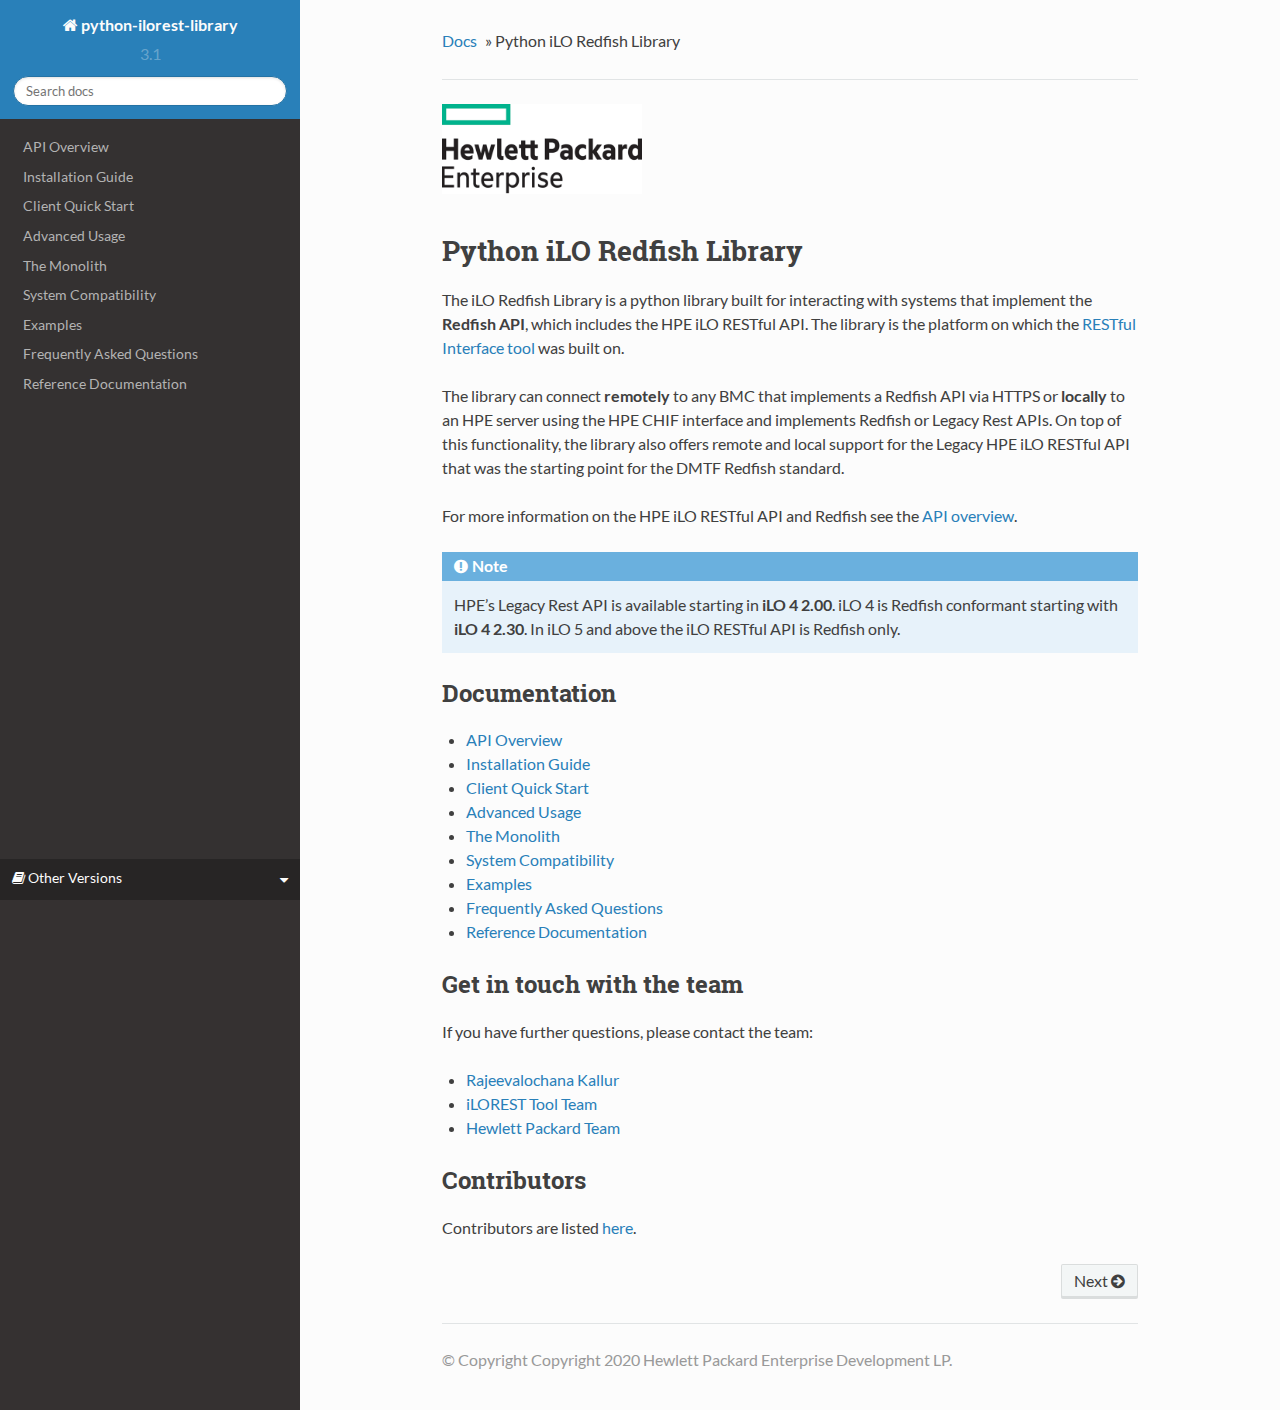
<file: index.html>
<!DOCTYPE html>
<!--[if IE 8]><html class="no-js lt-ie9" lang="en" > <![endif]-->
<!--[if gt IE 8]><!--> <html class="no-js" lang="en" > <!--<![endif]-->
<head>
  <meta charset="utf-8">

  <meta name="viewport" content="width=device-width, initial-scale=1.0">

  <title>Python iLO Redfish Library &mdash; python-ilorest-library 3.2.1 documentation</title>















    <link rel="stylesheet" href="_static/css/theme.css" type="text/css" />





        <link rel="index" title="Index"
              href="genindex.html"/>
        <link rel="search" title="Search" href="search.html"/>
    <link rel="top" title="python-ilorest-library 3.2.1 documentation" href="#"/>
        <link rel="next" title="API Overview" href="API-Overview.html"/>


  <script src="_static/js/modernizr.min.js"></script>

</head>

<body class="wy-body-for-nav" role="document">


  <div class="wy-grid-for-nav">


    <nav data-toggle="wy-nav-shift" class="wy-nav-side">
      <div class="wy-side-scroll">
        <div class="wy-side-nav-search">



            <a href="#" class="icon icon-home"> python-ilorest-library



          </a>




              <div class="version">
                3.1
              </div>




<div role="search">
  <form id="rtd-search-form" class="wy-form" action="search.html" method="get">
    <input type="text" name="q" placeholder="Search docs" />
    <input type="hidden" name="check_keywords" value="yes" />
    <input type="hidden" name="area" value="default" />
  </form>
</div>


        </div>

        <div class="wy-menu wy-menu-vertical" data-spy="affix" role="navigation" aria-label="main navigation">



                <ul>
<li class="toctree-l1"><a class="reference internal" href="API-Overview.html">API Overview</a></li>
<li class="toctree-l1"><a class="reference internal" href="Installation-Guide.html">Installation Guide</a></li>
<li class="toctree-l1"><a class="reference internal" href="Client-Quick-Start.html">Client Quick Start</a></li>
<li class="toctree-l1"><a class="reference internal" href="Advanced-Usage.html">Advanced Usage</a></li>
<li class="toctree-l1"><a class="reference internal" href="Monolith.html">The Monolith</a></li>
<li class="toctree-l1"><a class="reference internal" href="System-Compatibility.html">System Compatibility</a></li>
<li class="toctree-l1"><a class="reference internal" href="Examples.html">Examples</a></li>
<li class="toctree-l1"><a class="reference internal" href="Frequently-Asked-Questions.html">Frequently Asked Questions</a></li>
<li class="toctree-l1"><a class="reference internal" href="Reference.html">Reference Documentation</a></li>
</ul>



        </div>
      </div>
    </nav>

    <section data-toggle="wy-nav-shift" class="wy-nav-content-wrap">


      <nav class="wy-nav-top" role="navigation" aria-label="top navigation">
        <i data-toggle="wy-nav-top" class="fa fa-bars"></i>
        <a href="#">python-ilorest-library</a>
      </nav>



      <div class="wy-nav-content">
        <div class="rst-content">






<div role="navigation" aria-label="breadcrumbs navigation">
  <ul class="wy-breadcrumbs">
    <li><a href="#">Docs</a> &raquo;</li>

    <li>Python iLO Redfish Library</li>
    <li class="wy-breadcrumbs-aside">


          <a href="_sources/index.rst.txt" rel="nofollow"></a>


    </li>
  </ul>
  <hr/>
</div>
          <div role="main" class="document" itemscope="itemscope" itemtype="http://schema.org/Article">
           <div itemprop="articleBody">

  <a class="reference internal image-reference" href="_images/hpe_logo2.png"><img alt="_images/hpe_logo2.png" src="_images/hpe_logo2.png" style="width: 150pt;" /></a>
<div class="line-block">
<div class="line"><br /></div>
<div class="line"><br /></div>
</div>
<div class="section" id="python-ilo-redfish-library">
<h1>Python iLO Redfish Library<a class="headerlink" href="#python-ilo-redfish-library" title="Permalink to this headline">¶</a></h1>
<p>The iLO Redfish Library is a python library built for interacting with systems that implement the <strong>Redfish API</strong>, which includes the HPE iLO RESTful API.
The library is the platform on which the <a class="reference external" href="https://github.hpe.com/intelligent-provisioning/python-restful-interface-tool">RESTful Interface tool</a> was built on.</p>
<p>The library can connect <strong>remotely</strong> to any BMC that implements a Redfish API via HTTPS or <strong>locally</strong> to an HPE server using the HPE CHIF interface and implements Redfish or Legacy Rest APIs.
On top of this functionality, the library also offers remote and local support for the Legacy HPE iLO RESTful API that was the starting point for the DMTF Redfish standard.</p>
<p>For more information on the HPE iLO RESTful API and Redfish see the <a class="reference external" href="API-Overview.html">API overview</a>.</p>
<div class="admonition note">
<p class="admonition-title">Note</p>
<p>HPE’s Legacy Rest API is available starting in <strong>iLO 4 2.00</strong>. iLO 4 is Redfish conformant starting with <strong>iLO 4 2.30</strong>. In iLO 5 and above the iLO RESTful API is Redfish only.</p>
</div>
<div class="section" id="documentation">
<h2>Documentation<a class="headerlink" href="#documentation" title="Permalink to this headline">¶</a></h2>
<div class="toctree-wrapper compound">
<ul>
<li class="toctree-l1"><a class="reference internal" href="API-Overview.html">API Overview</a></li>
<li class="toctree-l1"><a class="reference internal" href="Installation-Guide.html">Installation Guide</a></li>
<li class="toctree-l1"><a class="reference internal" href="Client-Quick-Start.html">Client Quick Start</a></li>
<li class="toctree-l1"><a class="reference internal" href="Advanced-Usage.html">Advanced Usage</a></li>
<li class="toctree-l1"><a class="reference internal" href="Monolith.html">The Monolith</a></li>
<li class="toctree-l1"><a class="reference internal" href="System-Compatibility.html">System Compatibility</a></li>
<li class="toctree-l1"><a class="reference internal" href="Examples.html">Examples</a></li>
<li class="toctree-l1"><a class="reference internal" href="Frequently-Asked-Questions.html">Frequently Asked Questions</a></li>
<li class="toctree-l1"><a class="reference internal" href="Reference.html">Reference Documentation</a></li>
</ul>
</div>
</div>
<div class="section" id="get-in-touch-with-the-team">
<h2>Get in touch with the team<a class="headerlink" href="#get-in-touch-with-the-team" title="Permalink to this headline">¶</a></h2>
<p>If you have further questions, please contact the team:</p>
<ul class="simple">
<li><p><a class="reference external" href="https://github.com/rajeevkallur">Rajeevalochana Kallur</a></p></li>
<li><p><a class="reference external" href="https://github.com/iLORESTeam">iLOREST Tool Team</a></p></li>
<li><p><a class="reference external" href="https://github.com/HewlettPackard">Hewlett Packard Team</a></p></li>
</ul>
</div>
<div class="section" id="contributors">
<h2>Contributors<a class="headerlink" href="#contributors" title="Permalink to this headline">¶</a></h2>
<p>Contributors are listed <a class="reference external" href="https://github.hpe.com/intelligent-provisioning/python-redfish-library/graphs/contributors">here</a>.</p>
</div>
</div>


           </div>
          </div>
          <footer>

    <div class="rst-footer-buttons" role="navigation" aria-label="footer navigation">

        <a href="API-Overview.html" class="btn btn-neutral float-right" title="API Overview" accesskey="n">Next <span class="fa fa-arrow-circle-right"></span></a>


    </div>


  <hr/>

  <div role="contentinfo">
    <p>
        &copy; Copyright Copyright 2020 Hewlett Packard Enterprise Development LP.

    </p>
  </div>


</footer>

        </div>
      </div>

    </section>

  </div>


  <div class="rst-versions" data-toggle="rst-versions" role="note" aria-label="versions">
    <span class="rst-current-version" data-toggle="rst-current-version">
      <span class="fa fa-book"> Other Versions</span>
      <span class="fa fa-caret-down"></span>
    </span>
    <div class="rst-other-versions">
      <dl>
        <dt>Versions</dt>
          <dd><a href="https://pages.github.hpe.com/intelligent-provisioning/python-redfish-library/">latest</dd>
          <dd><a href="https://pages.github.hpe.com/intelligent-provisioning/python-redfish-library/3.0/">3.0</dd>
      </dl>

    </div>
  </div>





    <script type="text/javascript">
        var DOCUMENTATION_OPTIONS = {
            URL_ROOT:'./',
            VERSION:'3.2.1',
            COLLAPSE_INDEX:false,
            FILE_SUFFIX:'.html',
            HAS_SOURCE:  true
        };
    </script>
      <script type="text/javascript" src="_static/jquery.js"></script>
      <script type="text/javascript" src="_static/underscore.js"></script>
      <script type="text/javascript" src="_static/doctools.js"></script>
      <script type="text/javascript" src="_static/language_data.js"></script>





    <script type="text/javascript" src="_static/js/theme.js"></script>




  <script type="text/javascript">
      jQuery(function () {
          SphinxRtdTheme.StickyNav.enable();
      });
  </script>


</body>
</html>
</file>
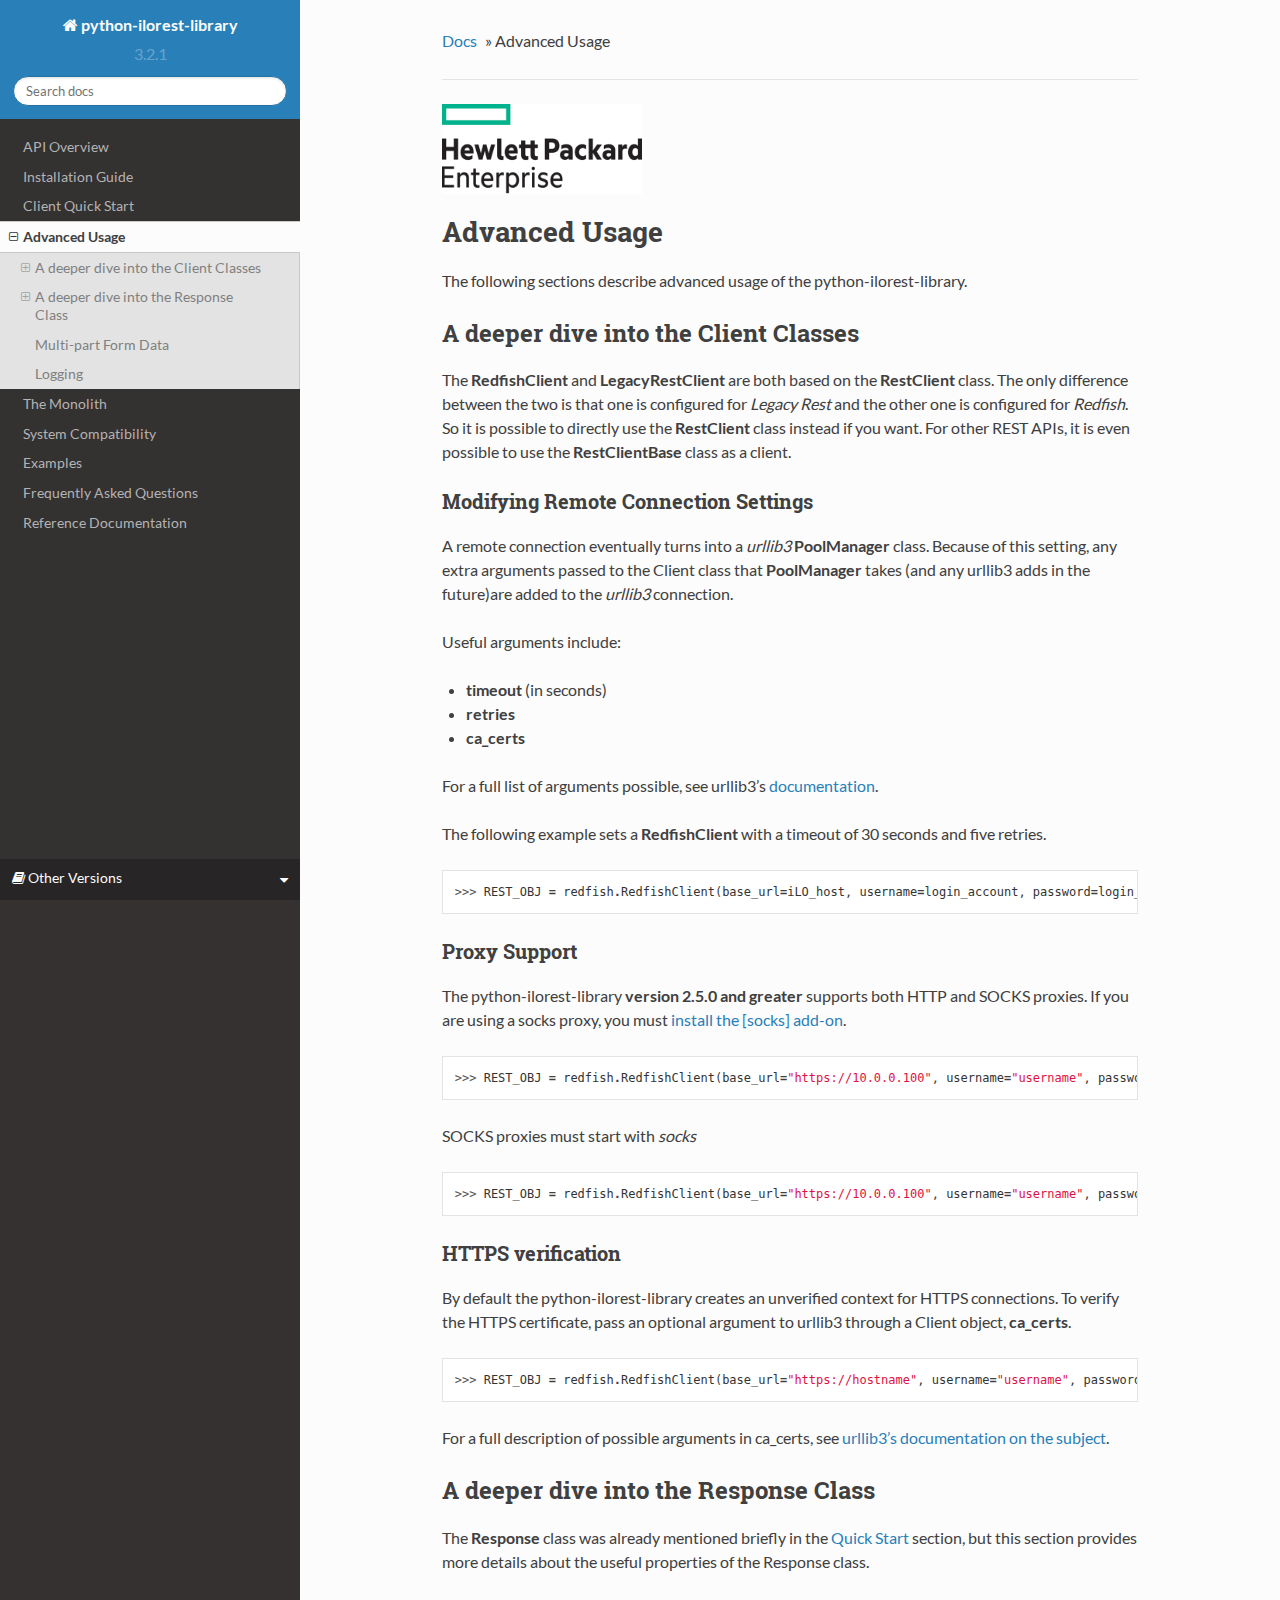
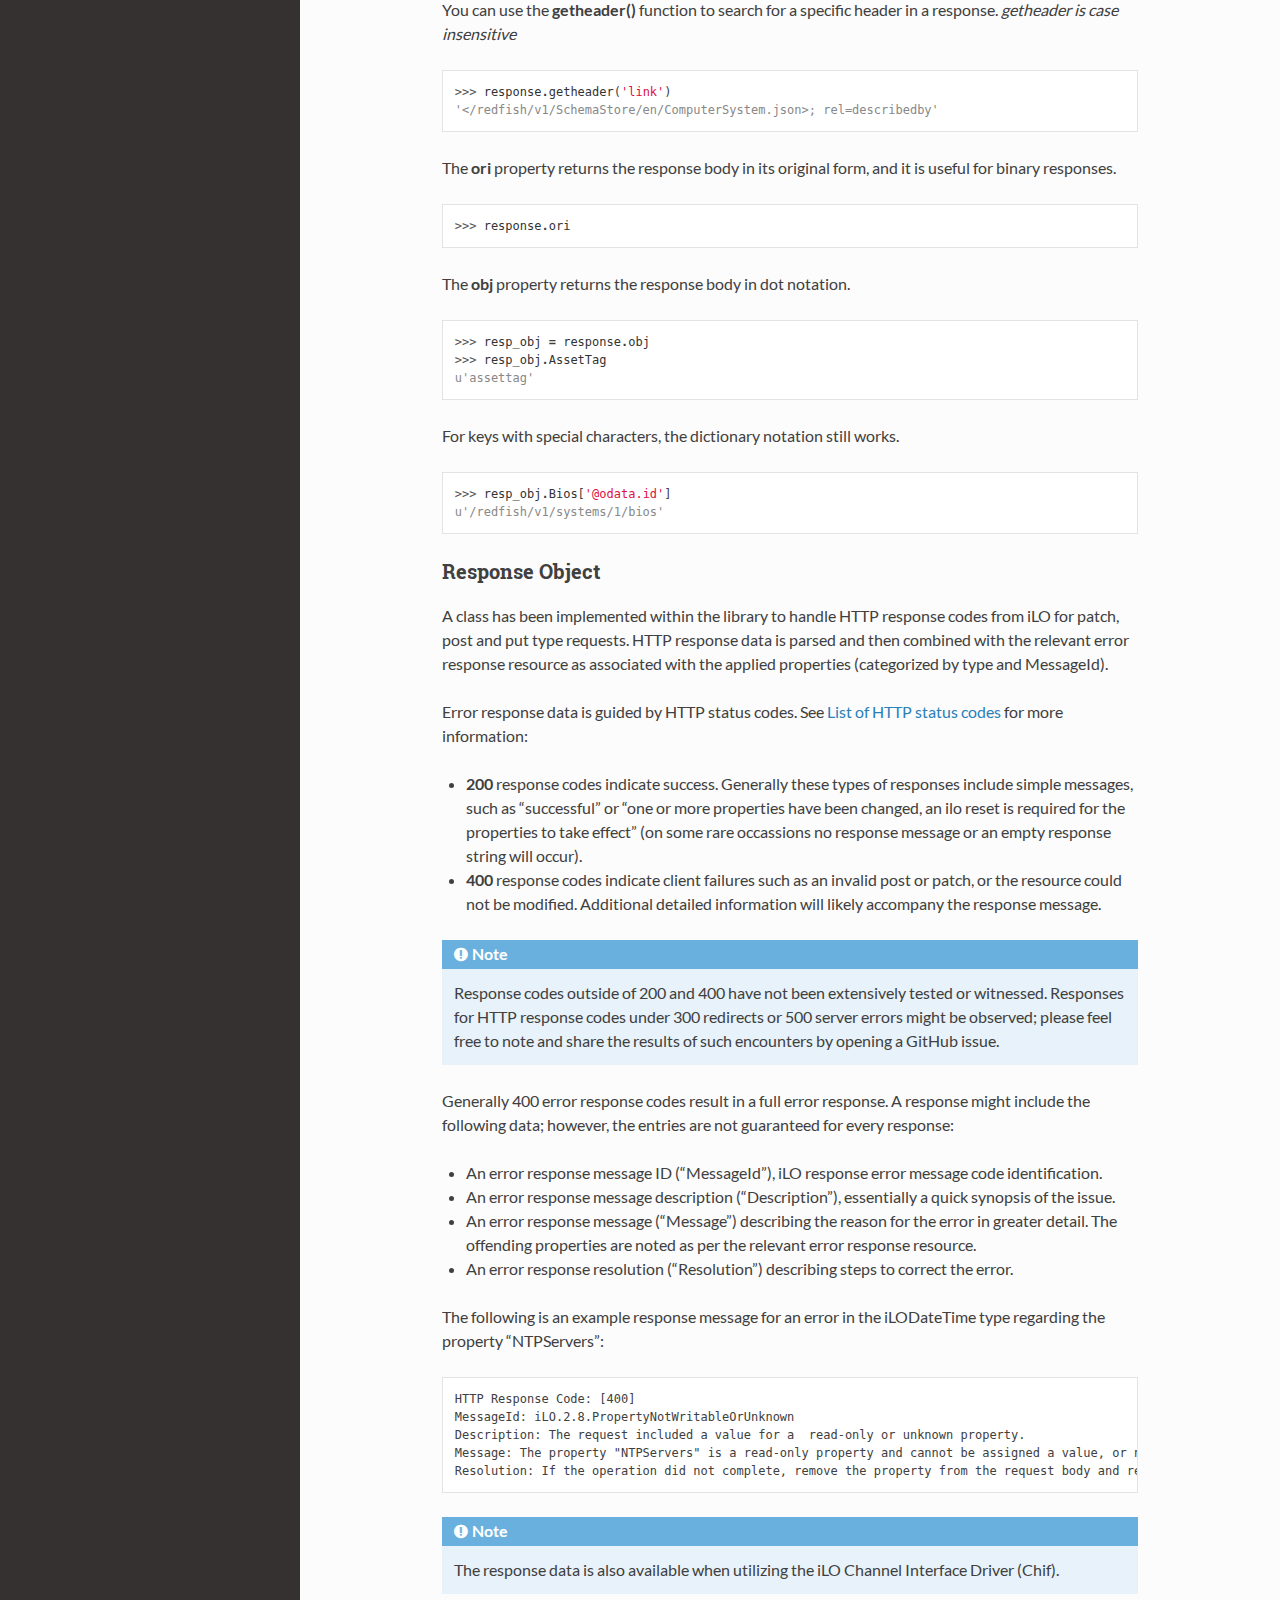
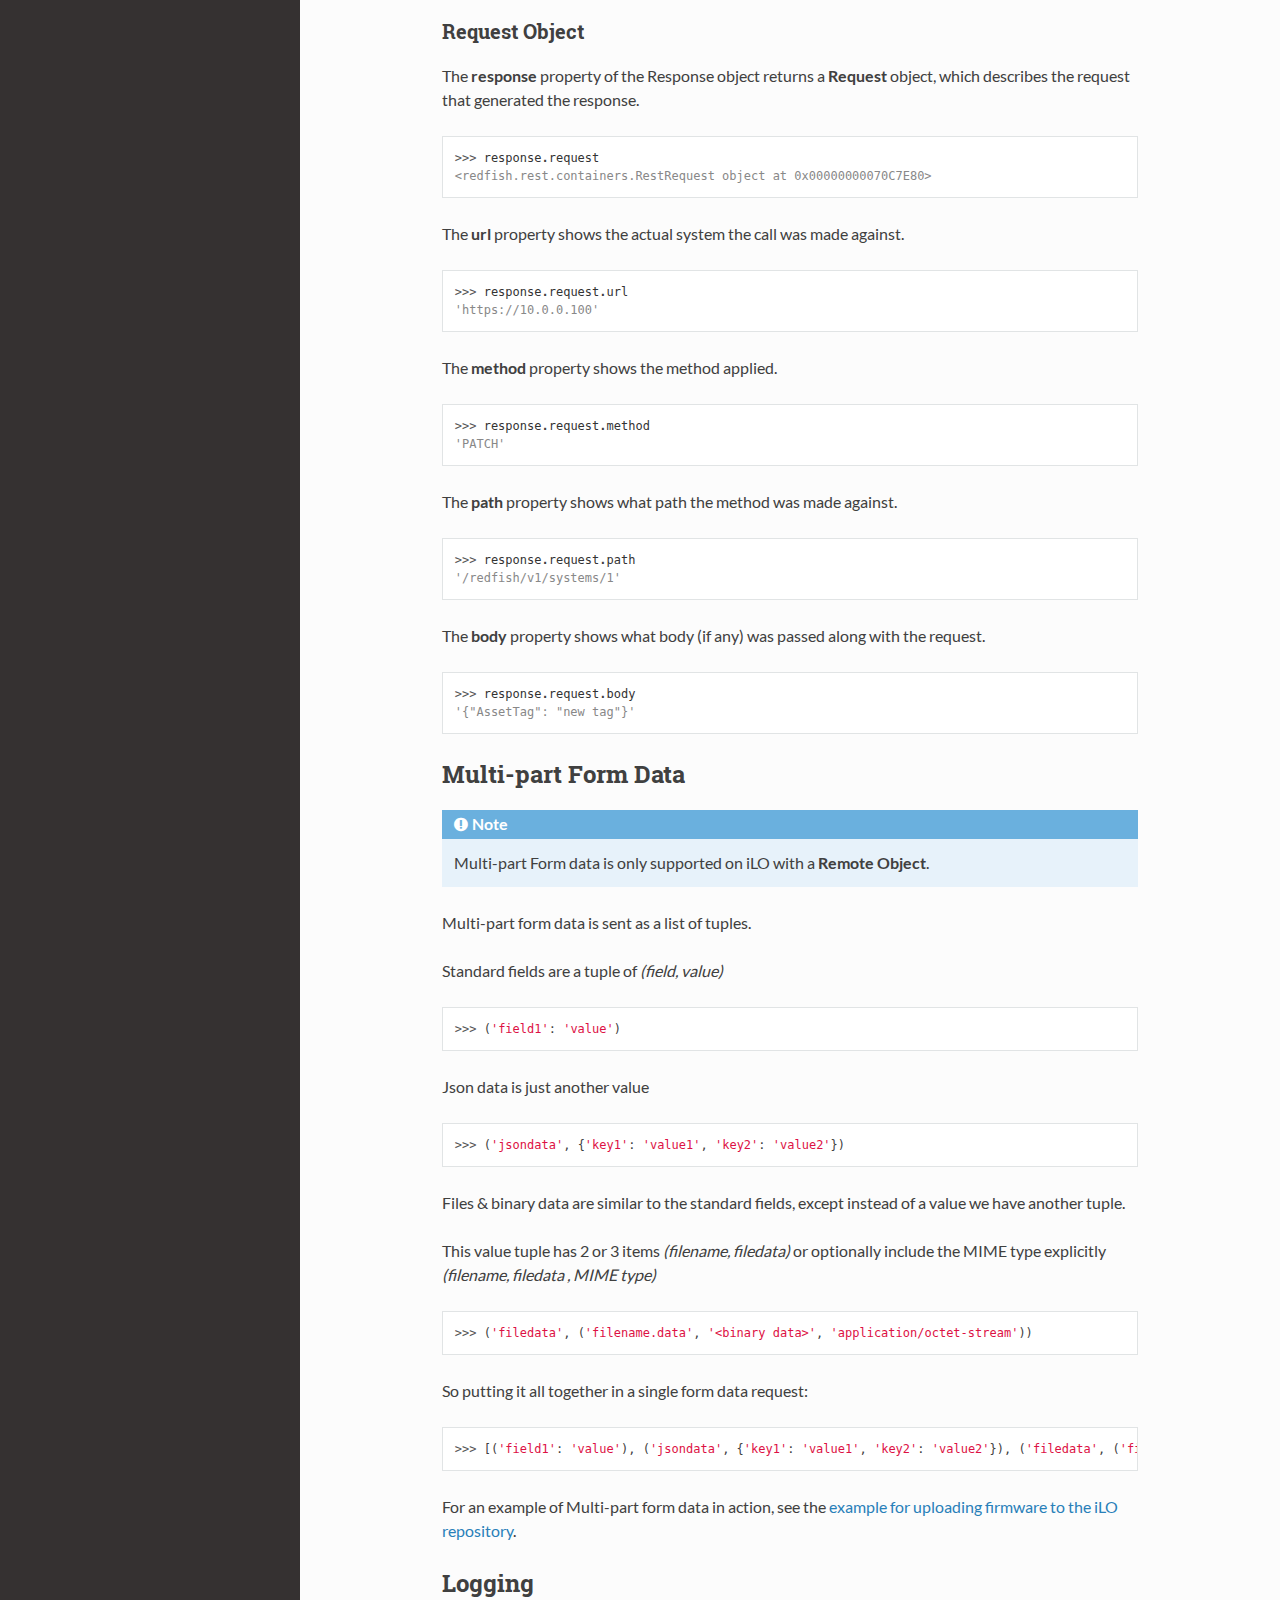
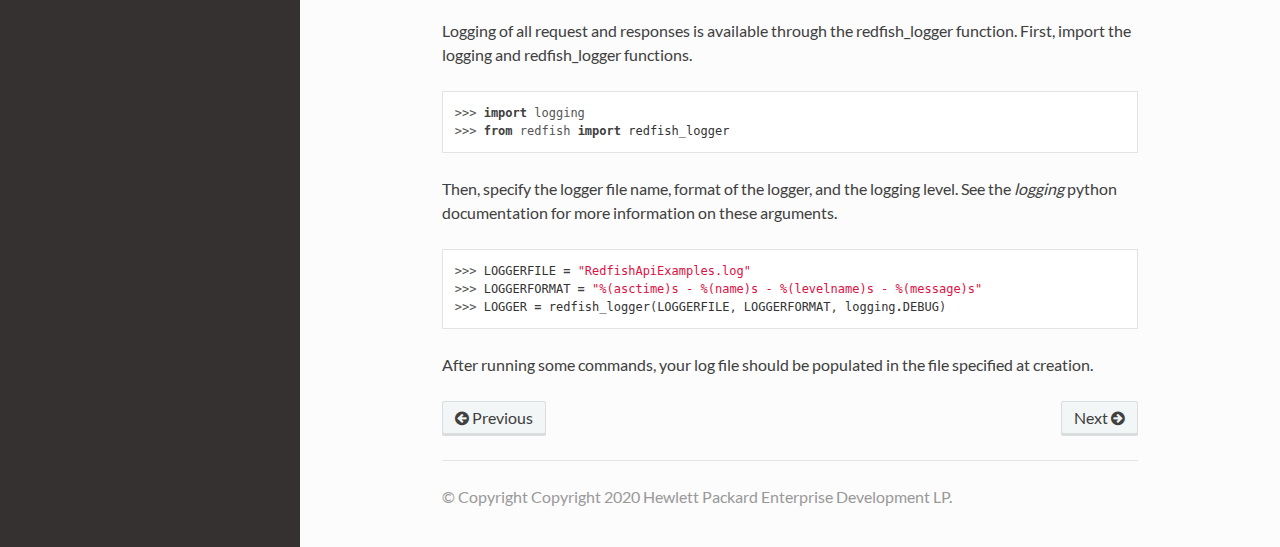
<file: Advanced-Usage.html>
<!DOCTYPE html>
<!--[if IE 8]><html class="no-js lt-ie9" lang="en" > <![endif]-->
<!--[if gt IE 8]><!--> <html class="no-js" lang="en" > <!--<![endif]-->
<head>
  <meta charset="utf-8">

  <meta name="viewport" content="width=device-width, initial-scale=1.0">

  <title>Advanced Usage &mdash; python-ilorest-library 3.2.1 documentation</title>















    <link rel="stylesheet" href="_static/css/theme.css" type="text/css" />





        <link rel="index" title="Index"
              href="genindex.html"/>
        <link rel="search" title="Search" href="search.html"/>
    <link rel="top" title="python-ilorest-library 3.2.1 documentation" href="index.html"/>
        <link rel="next" title="The Monolith" href="Monolith.html"/>
        <link rel="prev" title="Client Quick Start" href="Client-Quick-Start.html"/>


  <script src="_static/js/modernizr.min.js"></script>

</head>

<body class="wy-body-for-nav" role="document">


  <div class="wy-grid-for-nav">


    <nav data-toggle="wy-nav-shift" class="wy-nav-side">
      <div class="wy-side-scroll">
        <div class="wy-side-nav-search">



            <a href="index.html" class="icon icon-home"> python-ilorest-library



          </a>




              <div class="version">
                3.2.1
              </div>




<div role="search">
  <form id="rtd-search-form" class="wy-form" action="search.html" method="get">
    <input type="text" name="q" placeholder="Search docs" />
    <input type="hidden" name="check_keywords" value="yes" />
    <input type="hidden" name="area" value="default" />
  </form>
</div>


        </div>

        <div class="wy-menu wy-menu-vertical" data-spy="affix" role="navigation" aria-label="main navigation">



                <ul class="current">
<li class="toctree-l1"><a class="reference internal" href="API-Overview.html">API Overview</a></li>
<li class="toctree-l1"><a class="reference internal" href="Installation-Guide.html">Installation Guide</a></li>
<li class="toctree-l1"><a class="reference internal" href="Client-Quick-Start.html">Client Quick Start</a></li>
<li class="toctree-l1 current"><a class="current reference internal" href="#">Advanced Usage</a><ul>
<li class="toctree-l2"><a class="reference internal" href="#a-deeper-dive-into-the-client-classes">A deeper dive into the Client Classes</a><ul>
<li class="toctree-l3"><a class="reference internal" href="#modifying-remote-connection-settings">Modifying Remote Connection Settings</a></li>
<li class="toctree-l3"><a class="reference internal" href="#proxy-support">Proxy Support</a></li>
<li class="toctree-l3"><a class="reference internal" href="#https-verification">HTTPS verification</a></li>
</ul>
</li>
<li class="toctree-l2"><a class="reference internal" href="#a-deeper-dive-into-the-response-class">A deeper dive into the Response Class</a><ul>
<li class="toctree-l3"><a class="reference internal" href="#response-object">Response Object</a></li>
<li class="toctree-l3"><a class="reference internal" href="#request-object">Request Object</a></li>
</ul>
</li>
<li class="toctree-l2"><a class="reference internal" href="#multi-part-form-data">Multi-part Form Data</a></li>
<li class="toctree-l2"><a class="reference internal" href="#logging">Logging</a></li>
</ul>
</li>
<li class="toctree-l1"><a class="reference internal" href="Monolith.html">The Monolith</a></li>
<li class="toctree-l1"><a class="reference internal" href="System-Compatibility.html">System Compatibility</a></li>
<li class="toctree-l1"><a class="reference internal" href="Examples.html">Examples</a></li>
<li class="toctree-l1"><a class="reference internal" href="Frequently-Asked-Questions.html">Frequently Asked Questions</a></li>
<li class="toctree-l1"><a class="reference internal" href="Reference.html">Reference Documentation</a></li>
</ul>



        </div>
      </div>
    </nav>

    <section data-toggle="wy-nav-shift" class="wy-nav-content-wrap">


      <nav class="wy-nav-top" role="navigation" aria-label="top navigation">
        <i data-toggle="wy-nav-top" class="fa fa-bars"></i>
        <a href="index.html">python-ilorest-library</a>
      </nav>



      <div class="wy-nav-content">
        <div class="rst-content">






<div role="navigation" aria-label="breadcrumbs navigation">
  <ul class="wy-breadcrumbs">
    <li><a href="index.html">Docs</a> &raquo;</li>

    <li>Advanced Usage</li>
    <li class="wy-breadcrumbs-aside">


          <a href="_sources/Advanced-Usage.rest.txt" rel="nofollow"></a>


    </li>
  </ul>
  <hr/>
</div>
          <div role="main" class="document" itemscope="itemscope" itemtype="http://schema.org/Article">
           <div itemprop="articleBody">

  <a class="reference internal image-reference" href="_images/hpe_logo2.png"><img alt="_images/hpe_logo2.png" src="_images/hpe_logo2.png" style="width: 150pt;" /></a>
<div class="line-block">
<div class="line"><br /></div>
</div>
<div class="toctree-wrapper compound">
</div>
<div class="section" id="advanced-usage">
<h1>Advanced Usage<a class="headerlink" href="#advanced-usage" title="Permalink to this headline">¶</a></h1>
<p>The following sections describe advanced usage of the python-ilorest-library.</p>
<div class="section" id="a-deeper-dive-into-the-client-classes">
<h2>A deeper dive into the Client Classes<a class="headerlink" href="#a-deeper-dive-into-the-client-classes" title="Permalink to this headline">¶</a></h2>
<p>The <strong>RedfishClient</strong> and <strong>LegacyRestClient</strong> are both based on the <strong>RestClient</strong> class.
The only difference between the two is that one is configured for <em>Legacy Rest</em> and the other one is configured for <em>Redfish</em>.
So it is possible to directly use the <strong>RestClient</strong> class instead if you want.
For other REST APIs, it is even possible to use the <strong>RestClientBase</strong> class as a client.</p>
<div class="section" id="modifying-remote-connection-settings">
<h3>Modifying Remote Connection Settings<a class="headerlink" href="#modifying-remote-connection-settings" title="Permalink to this headline">¶</a></h3>
<p>A remote connection eventually turns into a <em>urllib3</em> <strong>PoolManager</strong> class. Because of this setting,
any extra arguments passed to the Client class that <strong>PoolManager</strong> takes (and any urllib3 adds in the future)are added to the <em>urllib3</em> connection.</p>
<p>Useful arguments include:</p>
<ul class="simple">
<li><p><strong>timeout</strong> (in seconds)</p></li>
<li><p><strong>retries</strong></p></li>
<li><p><strong>ca_certs</strong></p></li>
</ul>
<p>For a full list of arguments possible, see urllib3’s <a class="reference external" href="https://urllib3.readthedocs.io/en/latest/reference/index.html?highlight=PoolManager#urllib3.PoolManager">documentation</a>.</p>
<p>The following example sets a <strong>RedfishClient</strong> with a timeout of 30 seconds and five retries.</p>
<div class="doctest highlight-default notranslate"><div class="highlight"><pre><span></span><span class="gp">&gt;&gt;&gt; </span><span class="n">REST_OBJ</span> <span class="o">=</span> <span class="n">redfish</span><span class="o">.</span><span class="n">RedfishClient</span><span class="p">(</span><span class="n">base_url</span><span class="o">=</span><span class="n">iLO_host</span><span class="p">,</span> <span class="n">username</span><span class="o">=</span><span class="n">login_account</span><span class="p">,</span> <span class="n">password</span><span class="o">=</span><span class="n">login_password</span><span class="p">,</span> <span class="n">timeout</span><span class="o">=</span><span class="mi">30</span><span class="p">,</span> <span class="n">retries</span><span class="o">=</span><span class="mi">5</span><span class="p">)</span>
</pre></div>
</div>
</div>
<div class="section" id="proxy-support">
<h3>Proxy Support<a class="headerlink" href="#proxy-support" title="Permalink to this headline">¶</a></h3>
<p>The python-ilorest-library <strong>version 2.5.0 and greater</strong> supports both HTTP and SOCKS proxies. If you are using a socks proxy, you must <a class="reference external" href="Installation-Guide.html#with-socks-proxy-support">install the [socks] add-on</a>.</p>
<div class="doctest highlight-default notranslate"><div class="highlight"><pre><span></span><span class="gp">&gt;&gt;&gt; </span><span class="n">REST_OBJ</span> <span class="o">=</span> <span class="n">redfish</span><span class="o">.</span><span class="n">RedfishClient</span><span class="p">(</span><span class="n">base_url</span><span class="o">=</span><span class="s2">&quot;https://10.0.0.100&quot;</span><span class="p">,</span> <span class="n">username</span><span class="o">=</span><span class="s2">&quot;username&quot;</span><span class="p">,</span> <span class="n">password</span><span class="o">=</span><span class="s2">&quot;password&quot;</span><span class="p">,</span> <span class="n">proxy</span><span class="o">=</span><span class="s1">&#39;http://proxy.proxy.com:8080&#39;</span><span class="p">)</span>
</pre></div>
</div>
<p>SOCKS proxies must start with <cite>socks</cite></p>
<div class="doctest highlight-default notranslate"><div class="highlight"><pre><span></span><span class="gp">&gt;&gt;&gt; </span><span class="n">REST_OBJ</span> <span class="o">=</span> <span class="n">redfish</span><span class="o">.</span><span class="n">RedfishClient</span><span class="p">(</span><span class="n">base_url</span><span class="o">=</span><span class="s2">&quot;https://10.0.0.100&quot;</span><span class="p">,</span> <span class="n">username</span><span class="o">=</span><span class="s2">&quot;username&quot;</span><span class="p">,</span> <span class="n">password</span><span class="o">=</span><span class="s2">&quot;password&quot;</span><span class="p">,</span> <span class="n">proxy</span><span class="o">=</span><span class="s1">&#39;socks5://proxy.proxy.com:8080&#39;</span><span class="p">)</span>
</pre></div>
</div>
</div>
<div class="section" id="https-verification">
<h3>HTTPS verification<a class="headerlink" href="#https-verification" title="Permalink to this headline">¶</a></h3>
<p>By default the python-ilorest-library creates an unverified context for HTTPS connections.
To verify the HTTPS certificate, pass an optional argument to urllib3 through a Client object, <strong>ca_certs</strong>.</p>
<div class="doctest highlight-default notranslate"><div class="highlight"><pre><span></span><span class="gp">&gt;&gt;&gt; </span><span class="n">REST_OBJ</span> <span class="o">=</span> <span class="n">redfish</span><span class="o">.</span><span class="n">RedfishClient</span><span class="p">(</span><span class="n">base_url</span><span class="o">=</span><span class="s2">&quot;https://hostname&quot;</span><span class="p">,</span> <span class="n">username</span><span class="o">=</span><span class="s2">&quot;username&quot;</span><span class="p">,</span> <span class="n">password</span><span class="o">=</span><span class="s2">&quot;password&quot;</span><span class="p">,</span> <span class="n">ca_certs</span><span class="o">=</span><span class="s1">&#39;C:\&lt;pathto&gt;\CA.crt&#39;</span><span class="p">)</span>
</pre></div>
</div>
<p>For a full description of possible arguments in ca_certs, see <a class="reference external" href="https://urllib3.readthedocs.io/en/latest/user-guide.html#certificate-verification">urllib3’s documentation on the subject</a>.</p>
</div>
</div>
<div class="section" id="a-deeper-dive-into-the-response-class">
<h2>A deeper dive into the Response Class<a class="headerlink" href="#a-deeper-dive-into-the-response-class" title="Permalink to this headline">¶</a></h2>
<p>The <strong>Response</strong> class was already mentioned briefly in the <a class="reference external" href="Quick-Start.html#response-object">Quick Start</a> section, but this section provides more details about the useful properties of the Response class.</p>
<p>You can use the <strong>getheader()</strong> function to search for a specific header in a response. <em>getheader is case insensitive</em></p>
<div class="doctest highlight-default notranslate"><div class="highlight"><pre><span></span><span class="gp">&gt;&gt;&gt; </span><span class="n">response</span><span class="o">.</span><span class="n">getheader</span><span class="p">(</span><span class="s1">&#39;link&#39;</span><span class="p">)</span>
<span class="go">&#39;&lt;/redfish/v1/SchemaStore/en/ComputerSystem.json&gt;; rel=describedby&#39;</span>
</pre></div>
</div>
<p>The <strong>ori</strong> property returns the response body in its original form, and it is useful for binary responses.</p>
<div class="doctest highlight-default notranslate"><div class="highlight"><pre><span></span><span class="gp">&gt;&gt;&gt; </span><span class="n">response</span><span class="o">.</span><span class="n">ori</span>
</pre></div>
</div>
<p>The <strong>obj</strong> property returns the response body in dot notation.</p>
<div class="doctest highlight-default notranslate"><div class="highlight"><pre><span></span><span class="gp">&gt;&gt;&gt; </span><span class="n">resp_obj</span> <span class="o">=</span> <span class="n">response</span><span class="o">.</span><span class="n">obj</span>
<span class="gp">&gt;&gt;&gt; </span><span class="n">resp_obj</span><span class="o">.</span><span class="n">AssetTag</span>
<span class="go">u&#39;assettag&#39;</span>
</pre></div>
</div>
<p>For keys with special characters, the dictionary notation still works.</p>
<div class="doctest highlight-default notranslate"><div class="highlight"><pre><span></span><span class="gp">&gt;&gt;&gt; </span><span class="n">resp_obj</span><span class="o">.</span><span class="n">Bios</span><span class="p">[</span><span class="s1">&#39;@odata.id&#39;</span><span class="p">]</span>
<span class="go">u&#39;/redfish/v1/systems/1/bios&#39;</span>
</pre></div>
</div>
<div class="section" id="response-object">
<h3>Response Object<a class="headerlink" href="#response-object" title="Permalink to this headline">¶</a></h3>
<p>A class has been implemented within the library to handle HTTP response codes from iLO for patch, post and put type requests. HTTP response data is parsed and then combined with the relevant error response resource as associated with the applied properties (categorized by type and MessageId).</p>
<p>Error response data is guided by HTTP status codes. See <a class="reference external" href="https://en.wikipedia.org/wiki/List_of_HTTP_status_codes">List of HTTP status codes</a> for more information:</p>
<ul class="simple">
<li><p><strong>200</strong> response codes indicate success. Generally these types of responses include simple messages, such as “successful” or “one or more properties have been changed, an ilo reset is required for the properties to take effect” (on some rare occassions no response message or an empty response string will occur).</p></li>
<li><p><strong>400</strong> response codes indicate client failures such as an invalid post or patch, or the resource could not be modified. Additional detailed information will likely accompany the response message.</p></li>
</ul>
<div class="admonition note">
<p class="admonition-title">Note</p>
<p>Response codes outside of 200 and 400 have not been extensively tested or witnessed. Responses for HTTP response codes under 300 redirects or 500 server errors might be observed; please feel free to note and share the results of such encounters by opening a GitHub issue.</p>
</div>
<p>Generally 400 error response codes result in a full error response. A response might include the following data; however, the entries are not guaranteed for every response:</p>
<ul class="simple">
<li><p>An error response message ID (“MessageId”), iLO response error message code identification.</p></li>
<li><p>An error response message description (“Description”), essentially a quick synopsis of the issue.</p></li>
<li><p>An error response message (“Message”) describing the reason for the error in greater detail. The offending properties are noted as per the relevant error response resource.</p></li>
<li><p>An error response resolution (“Resolution”) describing steps to correct the error.</p></li>
</ul>
<p>The following is an example response message for an error in the iLODateTime type regarding the property “NTPServers”:</p>
<div class="highlight-TEXT notranslate"><div class="highlight"><pre><span></span>HTTP Response Code: [400]
MessageId: iLO.2.8.PropertyNotWritableOrUnknown
Description: The request included a value for a  read-only or unknown property.
Message: The property &quot;NTPServers&quot; is a read-only property and cannot be assigned a value, or not valid for this resource.
Resolution: If the operation did not complete, remove the property from the request body and resubmit the request.
</pre></div>
</div>
<div class="admonition note">
<p class="admonition-title">Note</p>
<p>The response data is also available when utilizing the iLO Channel Interface Driver (Chif).</p>
</div>
</div>
<div class="section" id="request-object">
<h3>Request Object<a class="headerlink" href="#request-object" title="Permalink to this headline">¶</a></h3>
<p>The <strong>response</strong> property of the Response object returns a <strong>Request</strong> object, which describes the request that generated the response.</p>
<div class="doctest highlight-default notranslate"><div class="highlight"><pre><span></span><span class="gp">&gt;&gt;&gt; </span><span class="n">response</span><span class="o">.</span><span class="n">request</span>
<span class="go">&lt;redfish.rest.containers.RestRequest object at 0x00000000070C7E80&gt;</span>
</pre></div>
</div>
<p>The <strong>url</strong> property shows the actual system the call was made against.</p>
<div class="doctest highlight-default notranslate"><div class="highlight"><pre><span></span><span class="gp">&gt;&gt;&gt; </span><span class="n">response</span><span class="o">.</span><span class="n">request</span><span class="o">.</span><span class="n">url</span>
<span class="go">&#39;https://10.0.0.100&#39;</span>
</pre></div>
</div>
<p>The <strong>method</strong> property shows the method applied.</p>
<div class="doctest highlight-default notranslate"><div class="highlight"><pre><span></span><span class="gp">&gt;&gt;&gt; </span><span class="n">response</span><span class="o">.</span><span class="n">request</span><span class="o">.</span><span class="n">method</span>
<span class="go">&#39;PATCH&#39;</span>
</pre></div>
</div>
<p>The <strong>path</strong> property shows what path the method was made against.</p>
<div class="doctest highlight-default notranslate"><div class="highlight"><pre><span></span><span class="gp">&gt;&gt;&gt; </span><span class="n">response</span><span class="o">.</span><span class="n">request</span><span class="o">.</span><span class="n">path</span>
<span class="go">&#39;/redfish/v1/systems/1&#39;</span>
</pre></div>
</div>
<p>The <strong>body</strong> property shows what body (if any) was passed along with the request.</p>
<div class="doctest highlight-default notranslate"><div class="highlight"><pre><span></span><span class="gp">&gt;&gt;&gt; </span><span class="n">response</span><span class="o">.</span><span class="n">request</span><span class="o">.</span><span class="n">body</span>
<span class="go">&#39;{&quot;AssetTag&quot;: &quot;new tag&quot;}&#39;</span>
</pre></div>
</div>
</div>
</div>
<div class="section" id="multi-part-form-data">
<h2>Multi-part Form Data<a class="headerlink" href="#multi-part-form-data" title="Permalink to this headline">¶</a></h2>
<div class="admonition note">
<p class="admonition-title">Note</p>
<p>Multi-part Form data is only supported on iLO with a <strong>Remote Object</strong>.</p>
</div>
<p>Multi-part form data is sent as a list of tuples.</p>
<p>Standard fields are a tuple of <cite>(field, value)</cite></p>
<div class="doctest highlight-default notranslate"><div class="highlight"><pre><span></span><span class="gp">&gt;&gt;&gt; </span><span class="p">(</span><span class="s1">&#39;field1&#39;</span><span class="p">:</span> <span class="s1">&#39;value&#39;</span><span class="p">)</span>
</pre></div>
</div>
<p>Json data is just another value</p>
<div class="doctest highlight-default notranslate"><div class="highlight"><pre><span></span><span class="gp">&gt;&gt;&gt; </span><span class="p">(</span><span class="s1">&#39;jsondata&#39;</span><span class="p">,</span> <span class="p">{</span><span class="s1">&#39;key1&#39;</span><span class="p">:</span> <span class="s1">&#39;value1&#39;</span><span class="p">,</span> <span class="s1">&#39;key2&#39;</span><span class="p">:</span> <span class="s1">&#39;value2&#39;</span><span class="p">})</span>
</pre></div>
</div>
<p>Files &amp; binary data are similar to the standard fields, except instead of a value we have another tuple.</p>
<p>This value tuple has 2 or 3 items <cite>(filename, filedata)</cite> or optionally include the MIME type explicitly <cite>(filename, filedata , MIME type)</cite></p>
<div class="doctest highlight-default notranslate"><div class="highlight"><pre><span></span><span class="gp">&gt;&gt;&gt; </span><span class="p">(</span><span class="s1">&#39;filedata&#39;</span><span class="p">,</span> <span class="p">(</span><span class="s1">&#39;filename.data&#39;</span><span class="p">,</span> <span class="s1">&#39;&lt;binary data&gt;&#39;</span><span class="p">,</span> <span class="s1">&#39;application/octet-stream&#39;</span><span class="p">))</span>
</pre></div>
</div>
<p>So putting it all together in a single form data request:</p>
<div class="doctest highlight-default notranslate"><div class="highlight"><pre><span></span><span class="gp">&gt;&gt;&gt; </span><span class="p">[(</span><span class="s1">&#39;field1&#39;</span><span class="p">:</span> <span class="s1">&#39;value&#39;</span><span class="p">),</span> <span class="p">(</span><span class="s1">&#39;jsondata&#39;</span><span class="p">,</span> <span class="p">{</span><span class="s1">&#39;key1&#39;</span><span class="p">:</span> <span class="s1">&#39;value1&#39;</span><span class="p">,</span> <span class="s1">&#39;key2&#39;</span><span class="p">:</span> <span class="s1">&#39;value2&#39;</span><span class="p">}),</span> <span class="p">(</span><span class="s1">&#39;filedata&#39;</span><span class="p">,</span> <span class="p">(</span><span class="s1">&#39;filename.data&#39;</span><span class="p">,</span> <span class="s1">&#39;&lt;binary data&gt;&#39;</span><span class="p">,</span> <span class="s1">&#39;application/octet-stream&#39;</span><span class="p">))]</span>
</pre></div>
</div>
<p>For an example of Multi-part form data in action, see the <a class="reference external" href="https://github.com/HewlettPackard/python-ilorest-library/blob/master/examples/Redfish/upload_firmware_ilo_repository.py">example for uploading firmware to the iLO repository</a>.</p>
</div>
<div class="section" id="logging">
<h2>Logging<a class="headerlink" href="#logging" title="Permalink to this headline">¶</a></h2>
<p>Logging of all request and responses is available through the redfish_logger function. First, import the logging and redfish_logger functions.</p>
<div class="doctest highlight-default notranslate"><div class="highlight"><pre><span></span><span class="gp">&gt;&gt;&gt; </span><span class="kn">import</span> <span class="nn">logging</span>
<span class="gp">&gt;&gt;&gt; </span><span class="kn">from</span> <span class="nn">redfish</span> <span class="kn">import</span> <span class="n">redfish_logger</span>
</pre></div>
</div>
<p>Then, specify the logger file name, format of the logger, and the logging level. See the <cite>logging</cite> python documentation for more information on these arguments.</p>
<div class="doctest highlight-default notranslate"><div class="highlight"><pre><span></span><span class="gp">&gt;&gt;&gt; </span><span class="n">LOGGERFILE</span> <span class="o">=</span> <span class="s2">&quot;RedfishApiExamples.log&quot;</span>
<span class="gp">&gt;&gt;&gt; </span><span class="n">LOGGERFORMAT</span> <span class="o">=</span> <span class="s2">&quot;</span><span class="si">%(asctime)s</span><span class="s2"> - </span><span class="si">%(name)s</span><span class="s2"> - </span><span class="si">%(levelname)s</span><span class="s2"> - </span><span class="si">%(message)s</span><span class="s2">&quot;</span>
<span class="gp">&gt;&gt;&gt; </span><span class="n">LOGGER</span> <span class="o">=</span> <span class="n">redfish_logger</span><span class="p">(</span><span class="n">LOGGERFILE</span><span class="p">,</span> <span class="n">LOGGERFORMAT</span><span class="p">,</span> <span class="n">logging</span><span class="o">.</span><span class="n">DEBUG</span><span class="p">)</span>
</pre></div>
</div>
<p>After running some commands, your log file should be populated in the file specified at creation.</p>
</div>
</div>


           </div>
          </div>
          <footer>

    <div class="rst-footer-buttons" role="navigation" aria-label="footer navigation">

        <a href="Monolith.html" class="btn btn-neutral float-right" title="The Monolith" accesskey="n">Next <span class="fa fa-arrow-circle-right"></span></a>


        <a href="Client-Quick-Start.html" class="btn btn-neutral" title="Client Quick Start" accesskey="p"><span class="fa fa-arrow-circle-left"></span> Previous</a>

    </div>


  <hr/>

  <div role="contentinfo">
    <p>
        &copy; Copyright Copyright 2020 Hewlett Packard Enterprise Development LP.

    </p>
  </div>


</footer>

        </div>
      </div>

    </section>

  </div>


  <div class="rst-versions" data-toggle="rst-versions" role="note" aria-label="versions">
    <span class="rst-current-version" data-toggle="rst-current-version">
      <span class="fa fa-book"> Other Versions</span>
      <span class="fa fa-caret-down"></span>
    </span>
    <div class="rst-other-versions">
      <dl>
        <dt>Versions</dt>
          <dd><a href="https://pages.github.hpe.com/intelligent-provisioning/python-redfish-library/">latest</dd>
          <dd><a href="https://pages.github.hpe.com/intelligent-provisioning/python-redfish-library/3.0/">3.0</dd>
      </dl>

    </div>
  </div>





    <script type="text/javascript">
        var DOCUMENTATION_OPTIONS = {
            URL_ROOT:'./',
            VERSION:'3.2.1',
            COLLAPSE_INDEX:false,
            FILE_SUFFIX:'.html',
            HAS_SOURCE:  true
        };
    </script>
      <script type="text/javascript" src="_static/jquery.js"></script>
      <script type="text/javascript" src="_static/underscore.js"></script>
      <script type="text/javascript" src="_static/doctools.js"></script>
      <script type="text/javascript" src="_static/language_data.js"></script>





    <script type="text/javascript" src="_static/js/theme.js"></script>




  <script type="text/javascript">
      jQuery(function () {
          SphinxRtdTheme.StickyNav.enable();
      });
  </script>


</body>
</html>
</file>
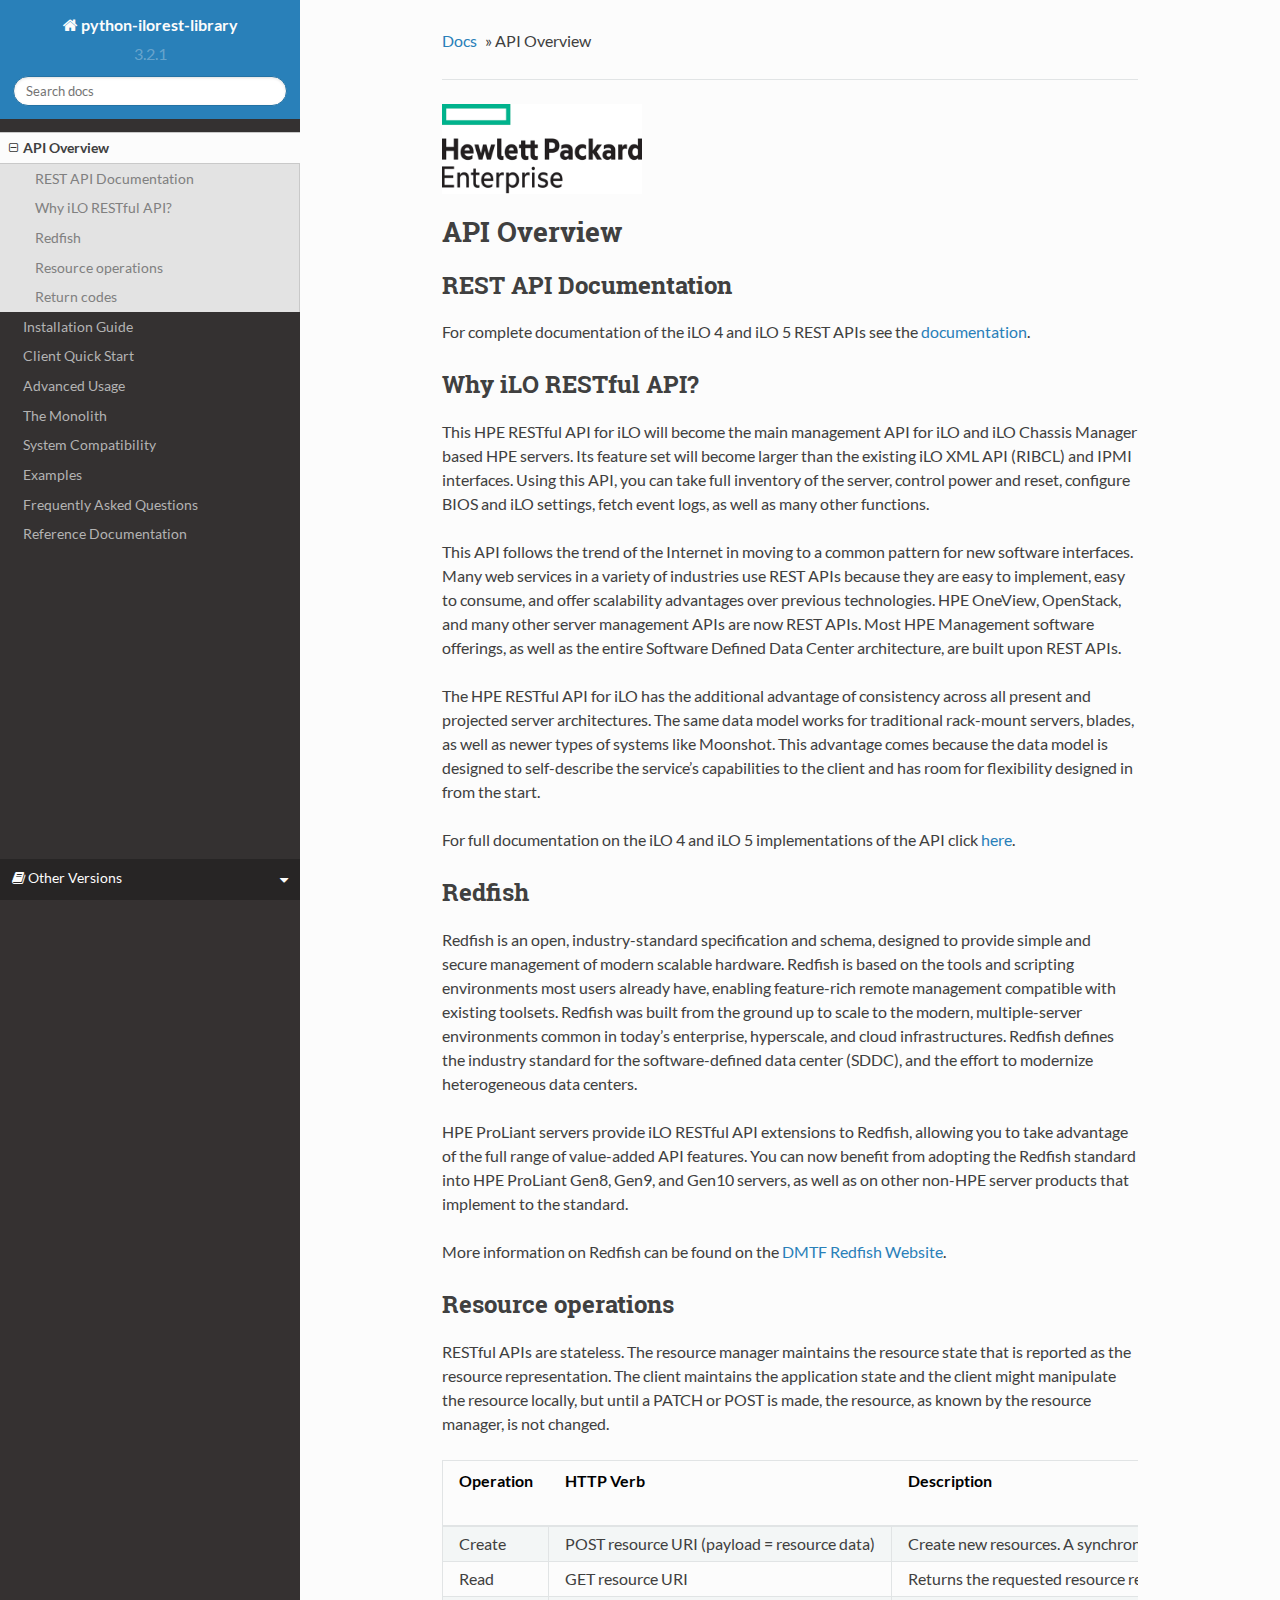
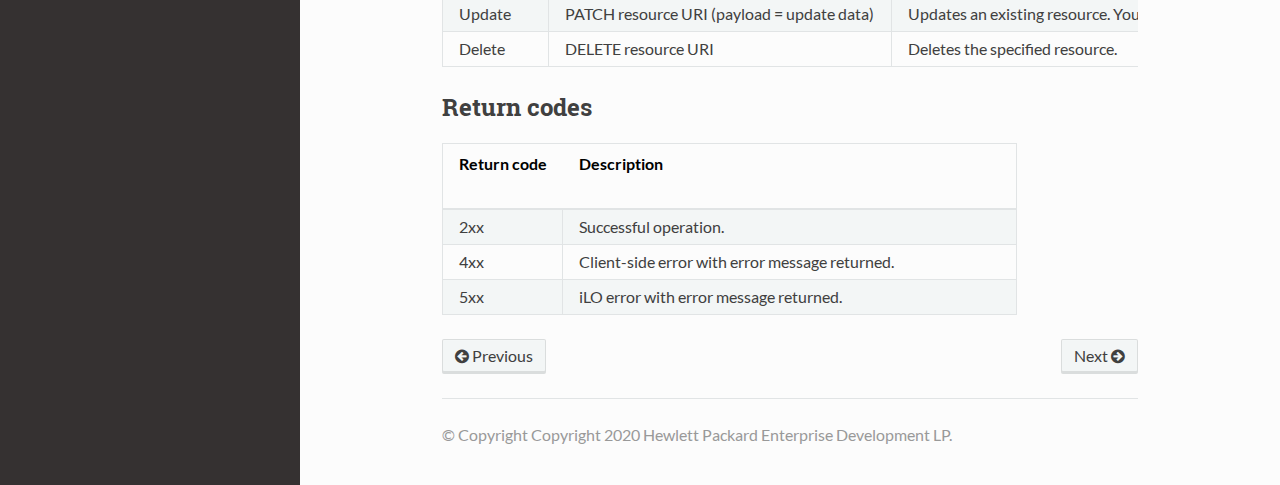
<file: API-Overview.html>
<!DOCTYPE html>
<!--[if IE 8]><html class="no-js lt-ie9" lang="en" > <![endif]-->
<!--[if gt IE 8]><!--> <html class="no-js" lang="en" > <!--<![endif]-->
<head>
  <meta charset="utf-8">

  <meta name="viewport" content="width=device-width, initial-scale=1.0">

  <title>API Overview &mdash; python-ilorest-library 3.2.1 documentation</title>















    <link rel="stylesheet" href="_static/css/theme.css" type="text/css" />





        <link rel="index" title="Index"
              href="genindex.html"/>
        <link rel="search" title="Search" href="search.html"/>
    <link rel="top" title="python-ilorest-library 3.2.1 documentation" href="index.html"/>
        <link rel="next" title="Installation Guide" href="Installation-Guide.html"/>
        <link rel="prev" title="Python iLO Redfish Library" href="index.html"/>


  <script src="_static/js/modernizr.min.js"></script>

</head>

<body class="wy-body-for-nav" role="document">


  <div class="wy-grid-for-nav">


    <nav data-toggle="wy-nav-shift" class="wy-nav-side">
      <div class="wy-side-scroll">
        <div class="wy-side-nav-search">



            <a href="index.html" class="icon icon-home"> python-ilorest-library



          </a>




              <div class="version">
                3.2.1
              </div>




<div role="search">
  <form id="rtd-search-form" class="wy-form" action="search.html" method="get">
    <input type="text" name="q" placeholder="Search docs" />
    <input type="hidden" name="check_keywords" value="yes" />
    <input type="hidden" name="area" value="default" />
  </form>
</div>


        </div>

        <div class="wy-menu wy-menu-vertical" data-spy="affix" role="navigation" aria-label="main navigation">



                <ul class="current">
<li class="toctree-l1 current"><a class="current reference internal" href="#">API Overview</a><ul>
<li class="toctree-l2"><a class="reference internal" href="#rest-api-documentation">REST API Documentation</a></li>
<li class="toctree-l2"><a class="reference internal" href="#why-ilo-restful-api">Why iLO RESTful API?</a></li>
<li class="toctree-l2"><a class="reference internal" href="#redfish">Redfish</a></li>
<li class="toctree-l2"><a class="reference internal" href="#resource-operations">Resource operations</a></li>
<li class="toctree-l2"><a class="reference internal" href="#return-codes">Return codes</a></li>
</ul>
</li>
<li class="toctree-l1"><a class="reference internal" href="Installation-Guide.html">Installation Guide</a></li>
<li class="toctree-l1"><a class="reference internal" href="Client-Quick-Start.html">Client Quick Start</a></li>
<li class="toctree-l1"><a class="reference internal" href="Advanced-Usage.html">Advanced Usage</a></li>
<li class="toctree-l1"><a class="reference internal" href="Monolith.html">The Monolith</a></li>
<li class="toctree-l1"><a class="reference internal" href="System-Compatibility.html">System Compatibility</a></li>
<li class="toctree-l1"><a class="reference internal" href="Examples.html">Examples</a></li>
<li class="toctree-l1"><a class="reference internal" href="Frequently-Asked-Questions.html">Frequently Asked Questions</a></li>
<li class="toctree-l1"><a class="reference internal" href="Reference.html">Reference Documentation</a></li>
</ul>



        </div>
      </div>
    </nav>

    <section data-toggle="wy-nav-shift" class="wy-nav-content-wrap">


      <nav class="wy-nav-top" role="navigation" aria-label="top navigation">
        <i data-toggle="wy-nav-top" class="fa fa-bars"></i>
        <a href="index.html">python-ilorest-library</a>
      </nav>



      <div class="wy-nav-content">
        <div class="rst-content">






<div role="navigation" aria-label="breadcrumbs navigation">
  <ul class="wy-breadcrumbs">
    <li><a href="index.html">Docs</a> &raquo;</li>

    <li>API Overview</li>
    <li class="wy-breadcrumbs-aside">


          <a href="_sources/API-Overview.rest.txt" rel="nofollow"></a>


    </li>
  </ul>
  <hr/>
</div>
          <div role="main" class="document" itemscope="itemscope" itemtype="http://schema.org/Article">
           <div itemprop="articleBody">

  <a class="reference internal image-reference" href="_images/hpe_logo2.png"><img alt="_images/hpe_logo2.png" src="_images/hpe_logo2.png" style="width: 150pt;" /></a>
<div class="line-block">
<div class="line"><br /></div>
</div>
<div class="toctree-wrapper compound">
</div>
<div class="section" id="api-overview">
<h1>API Overview<a class="headerlink" href="#api-overview" title="Permalink to this headline">¶</a></h1>
<div class="section" id="rest-api-documentation">
<h2>REST API Documentation<a class="headerlink" href="#rest-api-documentation" title="Permalink to this headline">¶</a></h2>
<p>For complete documentation of the iLO 4 and iLO 5 REST APIs see the <a class="reference external" href="https://hewlettpackard.github.io/ilo-rest-api-docs/">documentation</a>.</p>
</div>
<div class="section" id="why-ilo-restful-api">
<h2>Why iLO RESTful API?<a class="headerlink" href="#why-ilo-restful-api" title="Permalink to this headline">¶</a></h2>
<p>This HPE RESTful API for iLO will become the main management API for iLO and iLO Chassis Manager
based HPE servers. Its feature set will become larger than the existing iLO XML API (RIBCL) and IPMI
interfaces. Using this API, you can take full inventory of the server, control power and reset, configure
BIOS and iLO settings, fetch event logs, as well as many other functions.</p>
<p>This API follows the trend of the Internet in moving to a common pattern for new software interfaces.
Many web services in a variety of industries use REST APIs because they are easy to implement,
easy to consume, and offer scalability advantages over previous technologies. HPE OneView,
OpenStack, and many other server management APIs are now REST APIs. Most HPE Management
software offerings, as well as the entire Software Defined Data Center architecture, are built upon
REST APIs.</p>
<p>The HPE RESTful API for iLO has the additional advantage of consistency across all present and
projected server architectures. The same data model works for traditional rack-mount servers,
blades, as well as newer types of systems like Moonshot. This advantage comes because the data
model is designed to self-describe the service’s capabilities to the client and has room for flexibility
designed in from the start.</p>
<p>For full documentation on the iLO 4 and iLO 5 implementations of the API click <a class="reference external" href="https://hewlettpackard.github.io/ilo-rest-api-docs/">here</a>.</p>
</div>
<div class="section" id="redfish">
<h2>Redfish<a class="headerlink" href="#redfish" title="Permalink to this headline">¶</a></h2>
<p>Redfish is an open, industry-standard specification and schema, designed to provide simple and secure management of modern scalable
hardware. Redfish is based on the tools and scripting environments most users already have, enabling feature-rich remote management
compatible with existing toolsets. Redfish was built from the ground up to scale to the modern, multiple-server environments common in
today’s enterprise, hyperscale, and cloud infrastructures. Redfish defines the industry standard for the software-defined data center (SDDC),
and the effort to modernize heterogeneous data centers.</p>
<p>HPE ProLiant servers provide iLO RESTful API extensions to Redfish, allowing you to take advantage of the full range of value-added API
features. You can now benefit from adopting the Redfish standard into HPE ProLiant Gen8, Gen9, and Gen10 servers, as well as on other non-HPE server products that implement to the standard.</p>
<p>More information on Redfish can be found on the <a class="reference external" href="https://www.dmtf.org/standards/redfish">DMTF Redfish Website</a>.</p>
</div>
<div class="section" id="resource-operations">
<h2>Resource operations<a class="headerlink" href="#resource-operations" title="Permalink to this headline">¶</a></h2>
<p>RESTful APIs are stateless. The resource manager maintains the resource state that is reported as
the resource representation. The client maintains the application state and the client might manipulate
the resource locally, but until a PATCH or POST is made, the resource, as known by the resource
manager, is not changed.</p>
<table class="docutils align-default">
<colgroup>
<col style="width: 21%" />
<col style="width: 28%" />
<col style="width: 51%" />
</colgroup>
<thead>
<tr class="row-odd"><th class="head"><p>Operation</p></th>
<th class="head"><p>HTTP Verb</p></th>
<th class="head"><p>Description</p></th>
</tr>
</thead>
<tbody>
<tr class="row-even"><td><p>Create</p></td>
<td><p>POST resource URI (payload =
resource data)</p></td>
<td><p>Create new resources. A synchronous POST returns the newly
created resource.</p></td>
</tr>
<tr class="row-odd"><td><p>Read</p></td>
<td><p>GET resource URI</p></td>
<td><p>Returns the requested resource representations.</p></td>
</tr>
<tr class="row-even"><td><p>Update</p></td>
<td><p>PATCH resource URI (payload =
update data)</p></td>
<td><p>Updates an existing resource. You can only PATCH
properties that are marked readonly = false in the schema.</p></td>
</tr>
<tr class="row-odd"><td><p>Delete</p></td>
<td><p>DELETE resource URI</p></td>
<td><p>Deletes the specified resource.</p></td>
</tr>
</tbody>
</table>
</div>
<div class="section" id="return-codes">
<h2>Return codes<a class="headerlink" href="#return-codes" title="Permalink to this headline">¶</a></h2>
<table class="docutils align-default">
<colgroup>
<col style="width: 21%" />
<col style="width: 28%" />
<col style="width: 51%" />
</colgroup>
<thead>
<tr class="row-odd"><th class="head"><p>Return code</p></th>
<th class="head" colspan="2"><p>Description</p></th>
</tr>
</thead>
<tbody>
<tr class="row-even"><td><p>2xx</p></td>
<td colspan="2"><p>Successful operation.</p></td>
</tr>
<tr class="row-odd"><td><p>4xx</p></td>
<td colspan="2"><p>Client-side error with error message returned.</p></td>
</tr>
<tr class="row-even"><td><p>5xx</p></td>
<td colspan="2"><p>iLO error with error message returned.</p></td>
</tr>
</tbody>
</table>
</div>
</div>


           </div>
          </div>
          <footer>

    <div class="rst-footer-buttons" role="navigation" aria-label="footer navigation">

        <a href="Installation-Guide.html" class="btn btn-neutral float-right" title="Installation Guide" accesskey="n">Next <span class="fa fa-arrow-circle-right"></span></a>


        <a href="index.html" class="btn btn-neutral" title="Python iLO Redfish Library" accesskey="p"><span class="fa fa-arrow-circle-left"></span> Previous</a>

    </div>


  <hr/>

  <div role="contentinfo">
    <p>
        &copy; Copyright Copyright 2020 Hewlett Packard Enterprise Development LP.

    </p>
  </div>


</footer>

        </div>
      </div>

    </section>

  </div>


  <div class="rst-versions" data-toggle="rst-versions" role="note" aria-label="versions">
    <span class="rst-current-version" data-toggle="rst-current-version">
      <span class="fa fa-book"> Other Versions</span>
      <span class="fa fa-caret-down"></span>
    </span>
    <div class="rst-other-versions">
      <dl>
        <dt>Versions</dt>
          <dd><a href="https://pages.github.hpe.com/intelligent-provisioning/python-redfish-library/">latest</dd>
          <dd><a href="https://pages.github.hpe.com/intelligent-provisioning/python-redfish-library/3.0/">3.0</dd>
      </dl>

    </div>
  </div>





    <script type="text/javascript">
        var DOCUMENTATION_OPTIONS = {
            URL_ROOT:'./',
            VERSION:'3.2.1',
            COLLAPSE_INDEX:false,
            FILE_SUFFIX:'.html',
            HAS_SOURCE:  true
        };
    </script>
      <script type="text/javascript" src="_static/jquery.js"></script>
      <script type="text/javascript" src="_static/underscore.js"></script>
      <script type="text/javascript" src="_static/doctools.js"></script>
      <script type="text/javascript" src="_static/language_data.js"></script>





    <script type="text/javascript" src="_static/js/theme.js"></script>




  <script type="text/javascript">
      jQuery(function () {
          SphinxRtdTheme.StickyNav.enable();
      });
  </script>


</body>
</html>
</file>
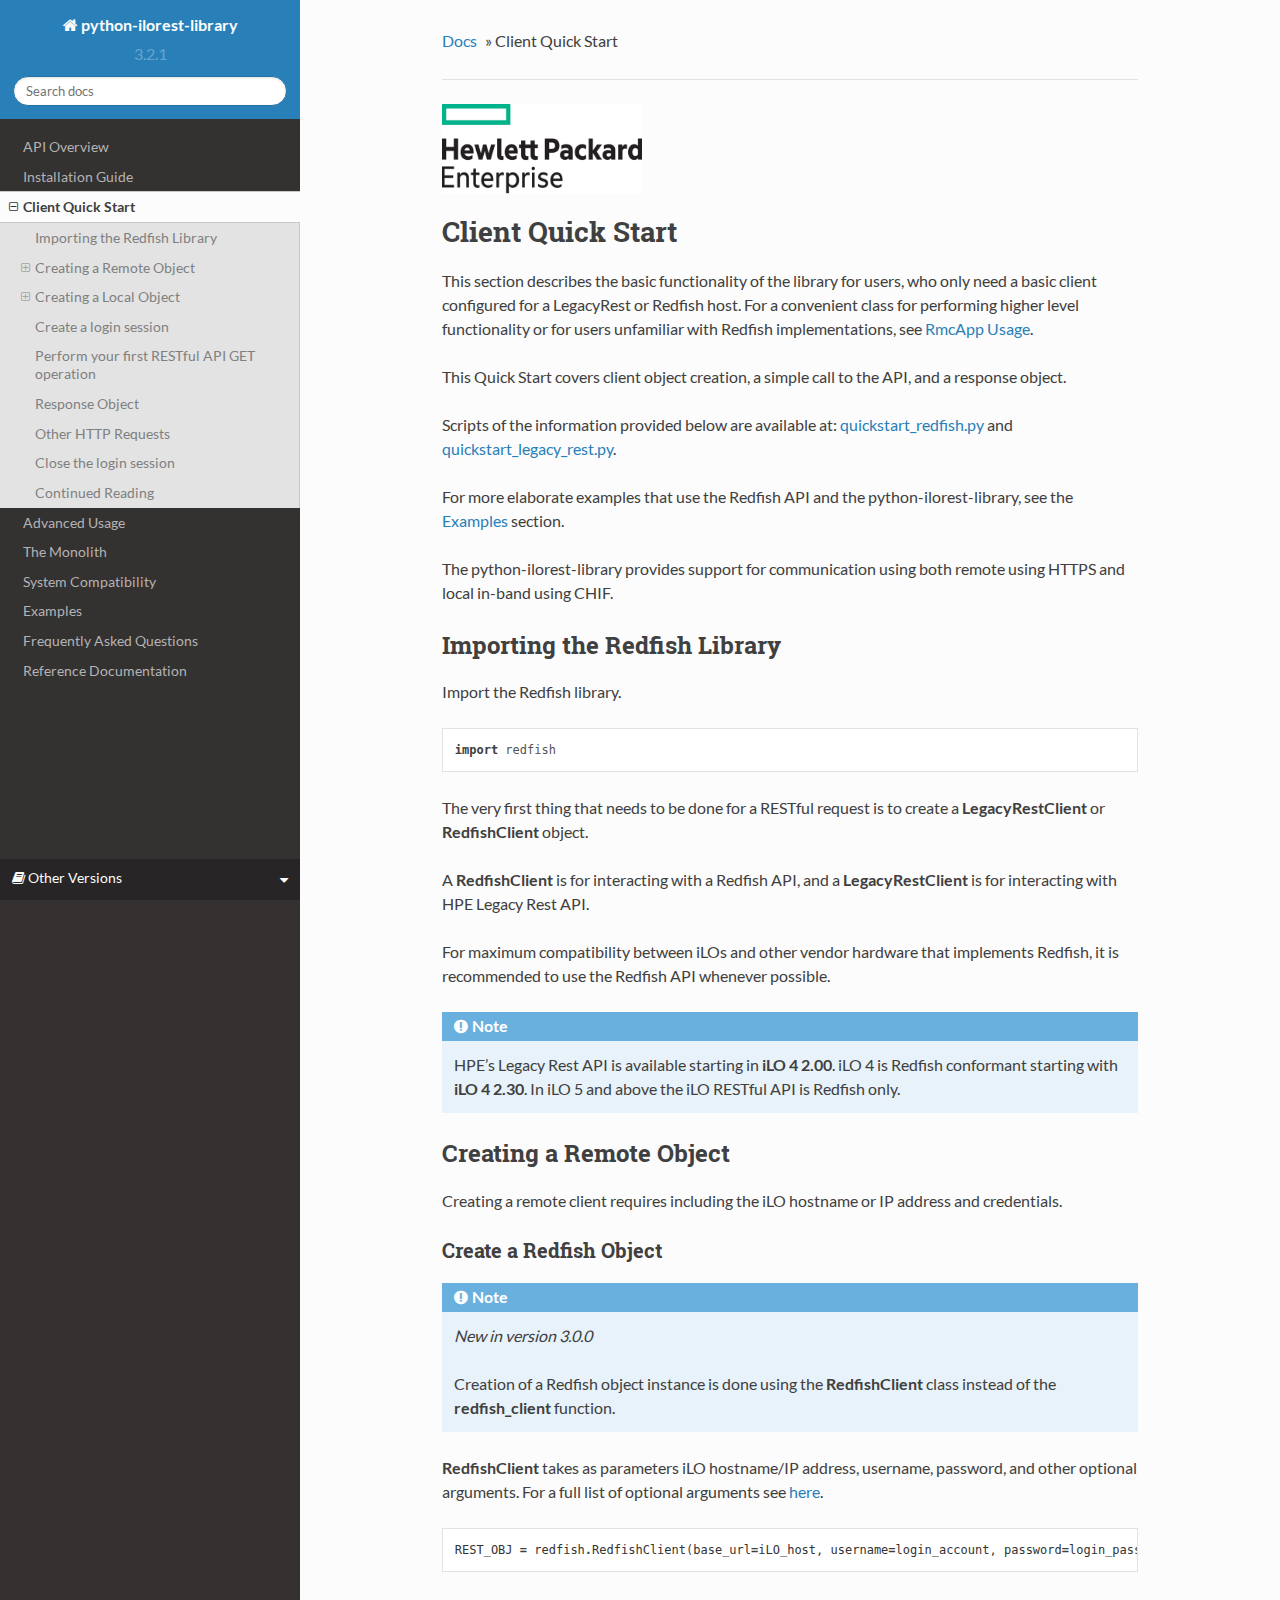
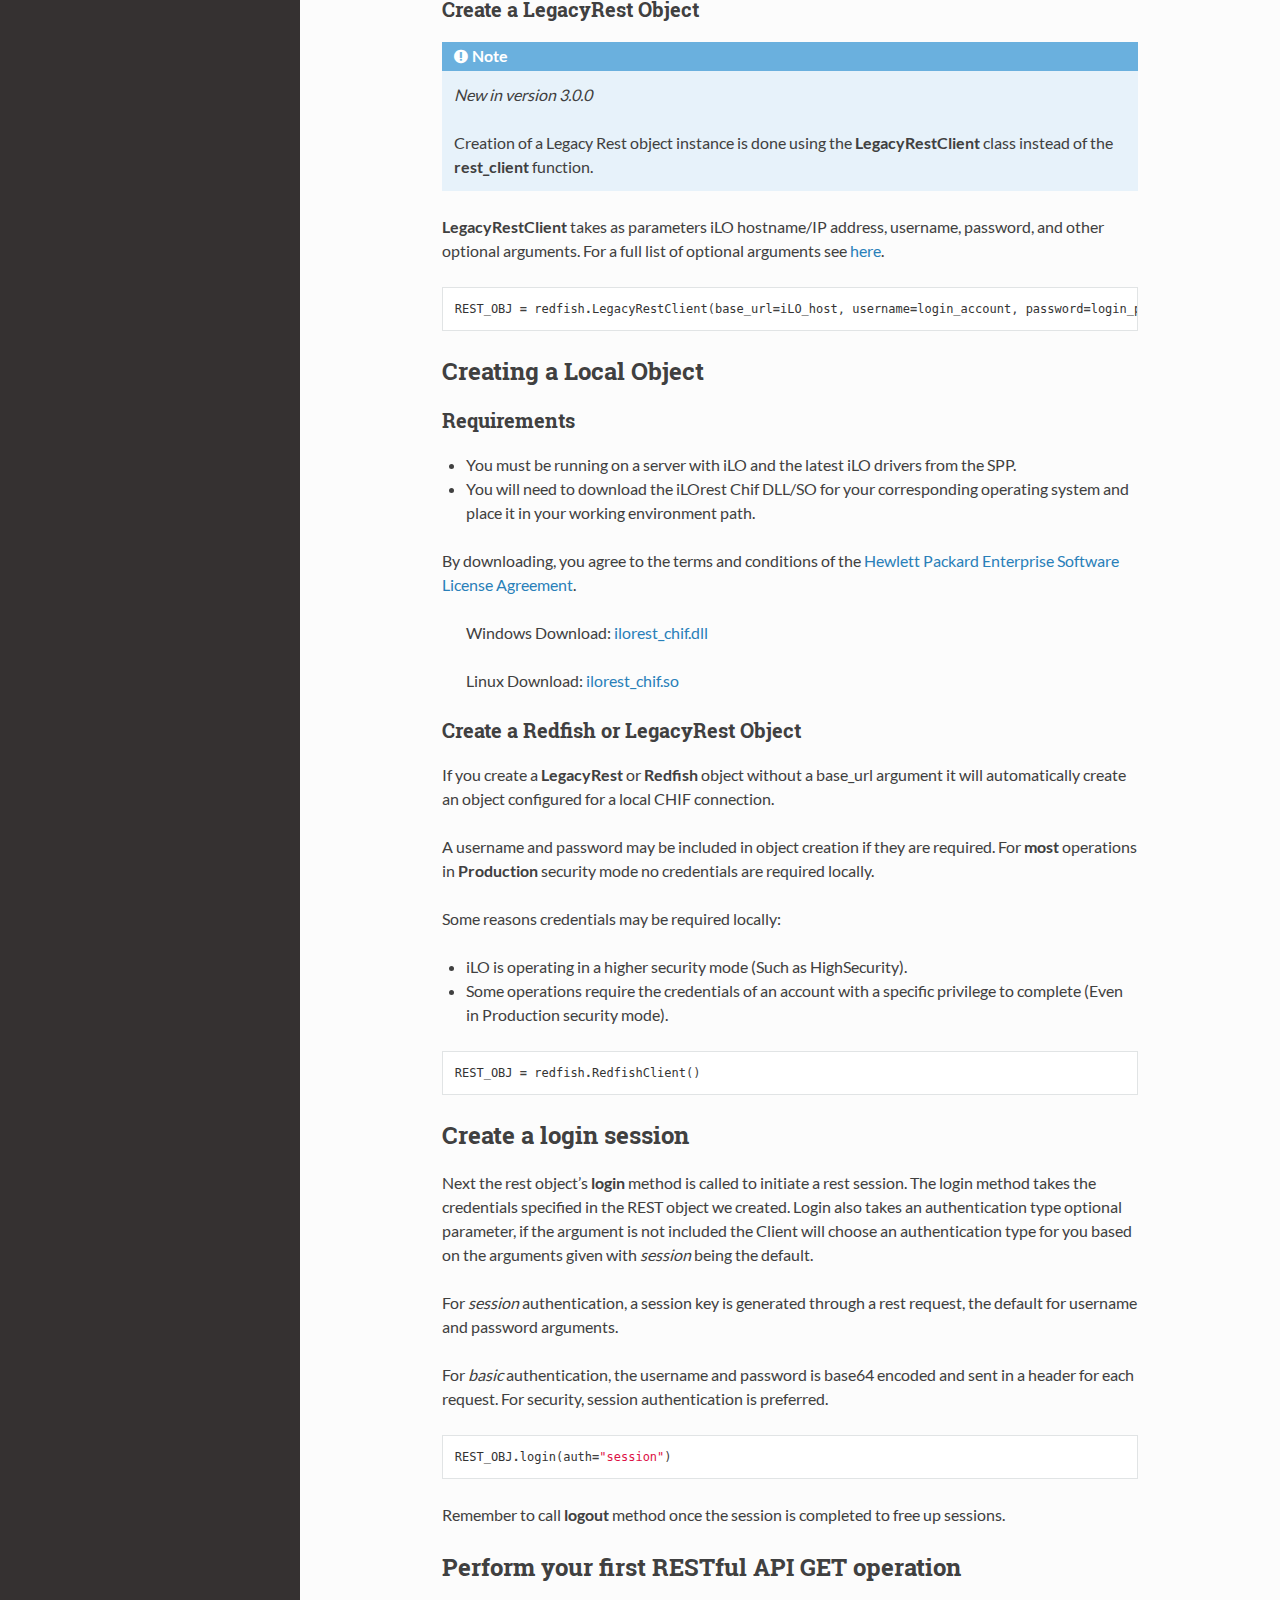
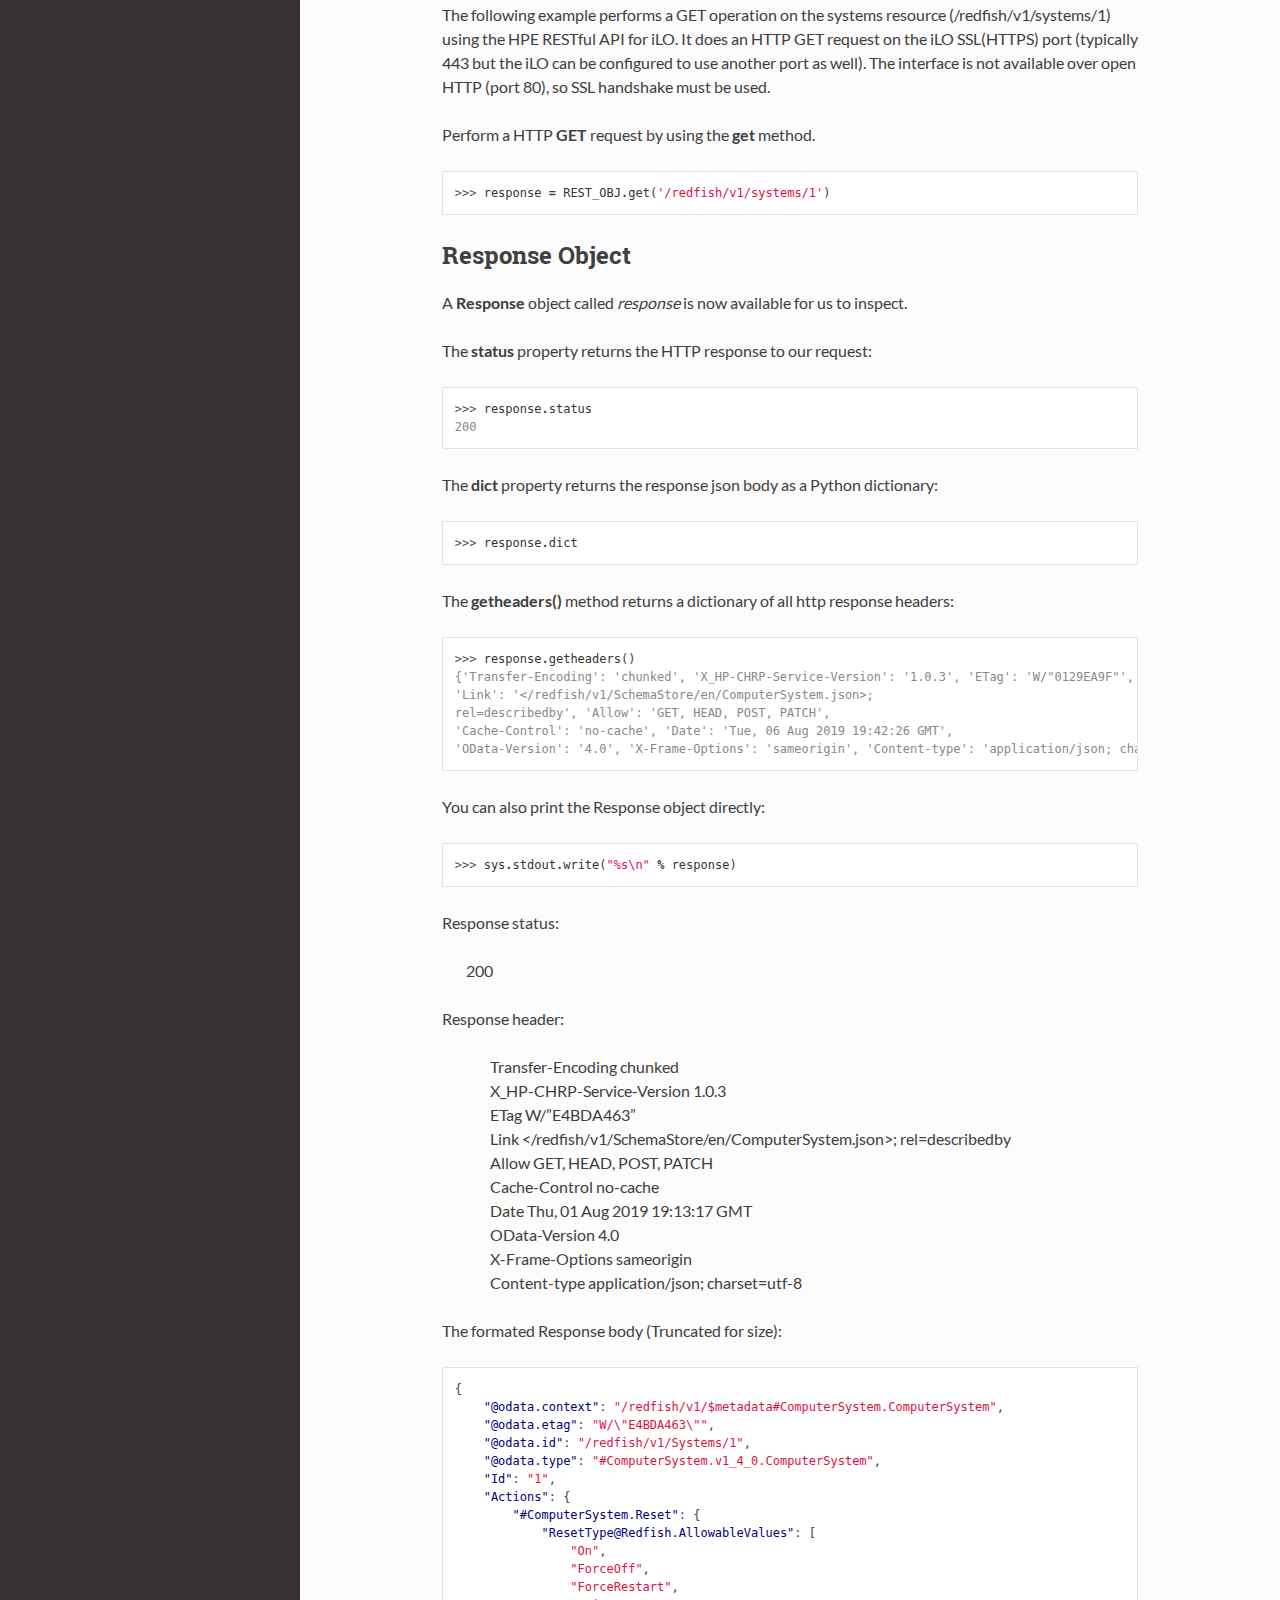
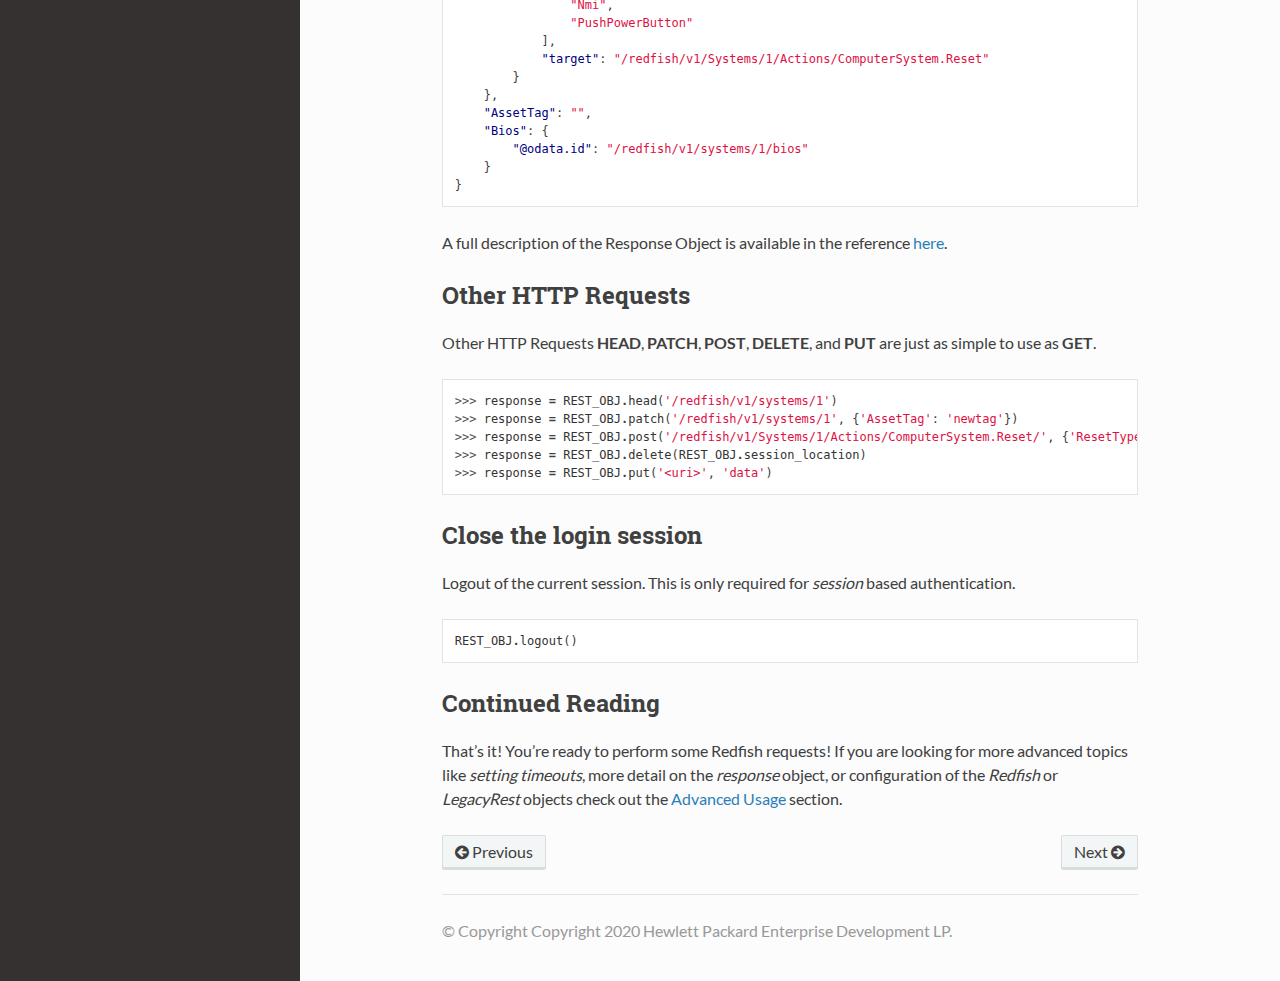
<file: Client-Quick-Start.html>
<!DOCTYPE html>
<!--[if IE 8]><html class="no-js lt-ie9" lang="en" > <![endif]-->
<!--[if gt IE 8]><!--> <html class="no-js" lang="en" > <!--<![endif]-->
<head>
  <meta charset="utf-8">

  <meta name="viewport" content="width=device-width, initial-scale=1.0">

  <title>Client Quick Start &mdash; python-ilorest-library 3.2.1 documentation</title>















    <link rel="stylesheet" href="_static/css/theme.css" type="text/css" />





        <link rel="index" title="Index"
              href="genindex.html"/>
        <link rel="search" title="Search" href="search.html"/>
    <link rel="top" title="python-ilorest-library 3.2.1 documentation" href="index.html"/>
        <link rel="next" title="Advanced Usage" href="Advanced-Usage.html"/>
        <link rel="prev" title="Installation Guide" href="Installation-Guide.html"/>


  <script src="_static/js/modernizr.min.js"></script>

</head>

<body class="wy-body-for-nav" role="document">


  <div class="wy-grid-for-nav">


    <nav data-toggle="wy-nav-shift" class="wy-nav-side">
      <div class="wy-side-scroll">
        <div class="wy-side-nav-search">



            <a href="index.html" class="icon icon-home"> python-ilorest-library



          </a>




              <div class="version">
                3.2.1
              </div>




<div role="search">
  <form id="rtd-search-form" class="wy-form" action="search.html" method="get">
    <input type="text" name="q" placeholder="Search docs" />
    <input type="hidden" name="check_keywords" value="yes" />
    <input type="hidden" name="area" value="default" />
  </form>
</div>


        </div>

        <div class="wy-menu wy-menu-vertical" data-spy="affix" role="navigation" aria-label="main navigation">



                <ul class="current">
<li class="toctree-l1"><a class="reference internal" href="API-Overview.html">API Overview</a></li>
<li class="toctree-l1"><a class="reference internal" href="Installation-Guide.html">Installation Guide</a></li>
<li class="toctree-l1 current"><a class="current reference internal" href="#">Client Quick Start</a><ul>
<li class="toctree-l2"><a class="reference internal" href="#importing-the-redfish-library">Importing the Redfish Library</a></li>
<li class="toctree-l2"><a class="reference internal" href="#creating-a-remote-object">Creating a Remote Object</a><ul>
<li class="toctree-l3"><a class="reference internal" href="#create-a-redfish-object">Create a Redfish Object</a></li>
<li class="toctree-l3"><a class="reference internal" href="#create-a-legacyrest-object">Create a LegacyRest Object</a></li>
</ul>
</li>
<li class="toctree-l2"><a class="reference internal" href="#creating-a-local-object">Creating a Local Object</a><ul>
<li class="toctree-l3"><a class="reference internal" href="#requirements">Requirements</a></li>
<li class="toctree-l3"><a class="reference internal" href="#create-a-redfish-or-legacyrest-object">Create a Redfish or LegacyRest Object</a></li>
</ul>
</li>
<li class="toctree-l2"><a class="reference internal" href="#create-a-login-session">Create a login session</a></li>
<li class="toctree-l2"><a class="reference internal" href="#perform-your-first-restful-api-get-operation">Perform your first RESTful API GET operation</a></li>
<li class="toctree-l2"><a class="reference internal" href="#response-object">Response Object</a></li>
<li class="toctree-l2"><a class="reference internal" href="#other-http-requests">Other HTTP Requests</a></li>
<li class="toctree-l2"><a class="reference internal" href="#close-the-login-session">Close the login session</a></li>
<li class="toctree-l2"><a class="reference internal" href="#continued-reading">Continued Reading</a></li>
</ul>
</li>
<li class="toctree-l1"><a class="reference internal" href="Advanced-Usage.html">Advanced Usage</a></li>
<li class="toctree-l1"><a class="reference internal" href="Monolith.html">The Monolith</a></li>
<li class="toctree-l1"><a class="reference internal" href="System-Compatibility.html">System Compatibility</a></li>
<li class="toctree-l1"><a class="reference internal" href="Examples.html">Examples</a></li>
<li class="toctree-l1"><a class="reference internal" href="Frequently-Asked-Questions.html">Frequently Asked Questions</a></li>
<li class="toctree-l1"><a class="reference internal" href="Reference.html">Reference Documentation</a></li>
</ul>



        </div>
      </div>
    </nav>

    <section data-toggle="wy-nav-shift" class="wy-nav-content-wrap">


      <nav class="wy-nav-top" role="navigation" aria-label="top navigation">
        <i data-toggle="wy-nav-top" class="fa fa-bars"></i>
        <a href="index.html">python-ilorest-library</a>
      </nav>



      <div class="wy-nav-content">
        <div class="rst-content">






<div role="navigation" aria-label="breadcrumbs navigation">
  <ul class="wy-breadcrumbs">
    <li><a href="index.html">Docs</a> &raquo;</li>

    <li>Client Quick Start</li>
    <li class="wy-breadcrumbs-aside">


          <a href="_sources/Client-Quick-Start.rest.txt" rel="nofollow"></a>


    </li>
  </ul>
  <hr/>
</div>
          <div role="main" class="document" itemscope="itemscope" itemtype="http://schema.org/Article">
           <div itemprop="articleBody">

  <a class="reference internal image-reference" href="_images/hpe_logo2.png"><img alt="_images/hpe_logo2.png" src="_images/hpe_logo2.png" style="width: 150pt;" /></a>
<div class="line-block">
<div class="line"><br /></div>
</div>
<div class="toctree-wrapper compound">
</div>
<div class="section" id="client-quick-start">
<h1>Client Quick Start<a class="headerlink" href="#client-quick-start" title="Permalink to this headline">¶</a></h1>
<p>This section describes the basic functionality of the library for users, who only need a basic client configured for a LegacyRest or Redfish host. For a convenient class for performing higher level functionality or for users unfamiliar with Redfish implementations, see <a class="reference external" href="Monolith.html#rmcapp-usage">RmcApp Usage</a>.</p>
<p>This Quick Start covers client object creation, a simple call to the API, and a response object.</p>
<p>Scripts of the information provided below are available at: <a class="reference external" href="https://github.com/HewlettPackard/python-ilorest-library/blob/master/examples/quickstart_redfish.py">quickstart_redfish.py</a>
and <a class="reference external" href="https://github.com/HewlettPackard/python-ilorest-library/blob/master/examples/quickstart_legacy_rest.py">quickstart_legacy_rest.py</a>.</p>
<p>For more elaborate examples that use the Redfish API and the python-ilorest-library, see the <a class="reference external" href="Examples.html">Examples</a> section.</p>
<p>The python-ilorest-library provides support for communication using both remote using HTTPS and local in-band using CHIF.</p>
<div class="section" id="importing-the-redfish-library">
<h2>Importing the Redfish Library<a class="headerlink" href="#importing-the-redfish-library" title="Permalink to this headline">¶</a></h2>
<p>Import the Redfish library.</p>
<div class="highlight-python notranslate"><div class="highlight"><pre><span></span><span class="kn">import</span> <span class="nn">redfish</span>
</pre></div>
</div>
<p>The very first thing that needs to be done for a RESTful request is to create a <strong>LegacyRestClient</strong> or <strong>RedfishClient</strong> object.</p>
<p>A <strong>RedfishClient</strong> is for interacting with a Redfish API, and a <strong>LegacyRestClient</strong> is for interacting with HPE Legacy Rest API.</p>
<p>For maximum compatibility between iLOs and other vendor hardware that implements Redfish, it is recommended to use the Redfish API whenever possible.</p>
<div class="admonition note">
<p class="admonition-title">Note</p>
<p>HPE’s Legacy Rest API is available starting in <strong>iLO 4 2.00</strong>. iLO 4 is Redfish conformant starting with <strong>iLO 4 2.30</strong>. In iLO 5 and above the iLO RESTful API is Redfish only.</p>
</div>
</div>
<div class="section" id="creating-a-remote-object">
<h2>Creating a Remote Object<a class="headerlink" href="#creating-a-remote-object" title="Permalink to this headline">¶</a></h2>
<p>Creating a remote client requires including the iLO hostname or IP address and credentials.</p>
<div class="section" id="create-a-redfish-object">
<h3>Create a Redfish Object<a class="headerlink" href="#create-a-redfish-object" title="Permalink to this headline">¶</a></h3>
<div class="admonition note">
<p class="admonition-title">Note</p>
<p><em>New in version 3.0.0</em></p>
<p>Creation of a Redfish object instance is done using the <strong>RedfishClient</strong> class instead of the <strong>redfish_client</strong> function.</p>
</div>
<p><strong>RedfishClient</strong> takes as parameters iLO hostname/IP address, username, password, and other optional arguments.
For a full list of optional arguments see <a class="reference external" href="Reference.html#redfish.rest.v1.RedfishClient">here</a>.</p>
<div class="highlight-python notranslate"><div class="highlight"><pre><span></span><span class="n">REST_OBJ</span> <span class="o">=</span> <span class="n">redfish</span><span class="o">.</span><span class="n">RedfishClient</span><span class="p">(</span><span class="n">base_url</span><span class="o">=</span><span class="n">iLO_host</span><span class="p">,</span> <span class="n">username</span><span class="o">=</span><span class="n">login_account</span><span class="p">,</span> <span class="n">password</span><span class="o">=</span><span class="n">login_password</span><span class="p">)</span>
</pre></div>
</div>
</div>
<div class="section" id="create-a-legacyrest-object">
<h3>Create a LegacyRest Object<a class="headerlink" href="#create-a-legacyrest-object" title="Permalink to this headline">¶</a></h3>
<div class="admonition note">
<p class="admonition-title">Note</p>
<p><em>New in version 3.0.0</em></p>
<p>Creation of a Legacy Rest object instance is done using the <strong>LegacyRestClient</strong> class instead of the <strong>rest_client</strong> function.</p>
</div>
<p><strong>LegacyRestClient</strong> takes as parameters iLO hostname/IP address, username, password, and other optional arguments.
For a full list of optional arguments see <a class="reference external" href="Reference.html#redfish.rest.v1.LegacyRestClient">here</a>.</p>
<div class="highlight-python notranslate"><div class="highlight"><pre><span></span><span class="n">REST_OBJ</span> <span class="o">=</span> <span class="n">redfish</span><span class="o">.</span><span class="n">LegacyRestClient</span><span class="p">(</span><span class="n">base_url</span><span class="o">=</span><span class="n">iLO_host</span><span class="p">,</span> <span class="n">username</span><span class="o">=</span><span class="n">login_account</span><span class="p">,</span> <span class="n">password</span><span class="o">=</span><span class="n">login_password</span><span class="p">)</span>
</pre></div>
</div>
</div>
</div>
<div class="section" id="creating-a-local-object">
<h2>Creating a Local Object<a class="headerlink" href="#creating-a-local-object" title="Permalink to this headline">¶</a></h2>
<div class="section" id="requirements">
<h3>Requirements<a class="headerlink" href="#requirements" title="Permalink to this headline">¶</a></h3>
<ul class="simple">
<li><p>You must be running on a server with iLO and the latest iLO drivers from the SPP.</p></li>
<li><p>You will need to download the iLOrest Chif DLL/SO for your corresponding operating system and place it in your working environment path.</p></li>
</ul>
<p>By downloading, you agree to the terms and conditions of the <a class="reference external" href="https://www.hpe.com/us/en/software/licensing.html">Hewlett Packard Enterprise Software License Agreement</a>.</p>
<blockquote>
<div><p>Windows Download: <a class="reference external" href="https://downloads.hpe.com/pub/softlib2/software1/pubsw-windows/p1463761240/v167985/ilorest_chif.dll">ilorest_chif.dll</a></p>
<p>Linux Download: <a class="reference external" href="https://downloads.hpe.com/pub/softlib2/software1/pubsw-linux/p1093353304/v168967/ilorest_chif.so">ilorest_chif.so</a></p>
</div></blockquote>
</div>
<div class="section" id="create-a-redfish-or-legacyrest-object">
<h3>Create a Redfish or LegacyRest Object<a class="headerlink" href="#create-a-redfish-or-legacyrest-object" title="Permalink to this headline">¶</a></h3>
<p>If you create a <strong>LegacyRest</strong> or <strong>Redfish</strong> object without a base_url argument it will automatically create an object configured for a local CHIF connection.</p>
<p>A username and password may be included in object creation if they are required.
For <strong>most</strong> operations in <strong>Production</strong> security mode no credentials are required locally.</p>
<p>Some reasons credentials may be required locally:</p>
<ul class="simple">
<li><p>iLO is operating in a higher security mode (Such as HighSecurity).</p></li>
<li><p>Some operations require the credentials of an account with a specific privilege to complete (Even in Production security mode).</p></li>
</ul>
<div class="highlight-python notranslate"><div class="highlight"><pre><span></span><span class="n">REST_OBJ</span> <span class="o">=</span> <span class="n">redfish</span><span class="o">.</span><span class="n">RedfishClient</span><span class="p">()</span>
</pre></div>
</div>
</div>
</div>
<div class="section" id="create-a-login-session">
<h2>Create a login session<a class="headerlink" href="#create-a-login-session" title="Permalink to this headline">¶</a></h2>
<p>Next the rest object’s <strong>login</strong> method is called to initiate a rest session. The login method takes the credentials specified in the REST object we created.
Login also takes an authentication type optional parameter, if the argument is not included the Client will choose an authentication type for you based on the arguments given with <cite>session</cite> being the default.</p>
<p>For <cite>session</cite> authentication, a session key is generated through a rest request, the default for username and password arguments.</p>
<p>For <cite>basic</cite> authentication, the username and password is base64 encoded and sent in a header for each request. For security, session authentication is preferred.</p>
<div class="highlight-python notranslate"><div class="highlight"><pre><span></span><span class="n">REST_OBJ</span><span class="o">.</span><span class="n">login</span><span class="p">(</span><span class="n">auth</span><span class="o">=</span><span class="s2">&quot;session&quot;</span><span class="p">)</span>
</pre></div>
</div>
<p>Remember to call  <strong>logout</strong> method once the session is completed to free up sessions.</p>
</div>
<div class="section" id="perform-your-first-restful-api-get-operation">
<h2>Perform your first RESTful API GET operation<a class="headerlink" href="#perform-your-first-restful-api-get-operation" title="Permalink to this headline">¶</a></h2>
<p>The following example performs a GET operation on the systems resource (/redfish/v1/systems/1) using the HPE RESTful API for iLO.
It does an HTTP GET request on the iLO SSL(HTTPS) port (typically 443 but the iLO can be configured to use another port as well).
The interface is not available over open HTTP (port 80), so SSL handshake must be used.</p>
<p>Perform a HTTP <strong>GET</strong> request by using the <strong>get</strong> method.</p>
<div class="doctest highlight-default notranslate"><div class="highlight"><pre><span></span><span class="gp">&gt;&gt;&gt; </span><span class="n">response</span> <span class="o">=</span> <span class="n">REST_OBJ</span><span class="o">.</span><span class="n">get</span><span class="p">(</span><span class="s1">&#39;/redfish/v1/systems/1&#39;</span><span class="p">)</span>
</pre></div>
</div>
</div>
<div class="section" id="response-object">
<h2>Response Object<a class="headerlink" href="#response-object" title="Permalink to this headline">¶</a></h2>
<p>A <strong>Response</strong> object called <em>response</em> is now available for us to inspect.</p>
<p>The <strong>status</strong> property returns the HTTP response to our request:</p>
<div class="doctest highlight-default notranslate"><div class="highlight"><pre><span></span><span class="gp">&gt;&gt;&gt; </span><span class="n">response</span><span class="o">.</span><span class="n">status</span>
<span class="go">200</span>
</pre></div>
</div>
<p>The <strong>dict</strong> property returns the response json body as a Python dictionary:</p>
<div class="doctest highlight-default notranslate"><div class="highlight"><pre><span></span><span class="gp">&gt;&gt;&gt; </span><span class="n">response</span><span class="o">.</span><span class="n">dict</span>
</pre></div>
</div>
<p>The <strong>getheaders()</strong> method returns a dictionary of all http response headers:</p>
<div class="doctest highlight-default notranslate"><div class="highlight"><pre><span></span><span class="gp">&gt;&gt;&gt; </span><span class="n">response</span><span class="o">.</span><span class="n">getheaders</span><span class="p">()</span>
<span class="go">{&#39;Transfer-Encoding&#39;: &#39;chunked&#39;, &#39;X_HP-CHRP-Service-Version&#39;: &#39;1.0.3&#39;, &#39;ETag&#39;: &#39;W/&quot;0129EA9F&quot;&#39;,</span>
<span class="go">&#39;Link&#39;: &#39;&lt;/redfish/v1/SchemaStore/en/ComputerSystem.json&gt;;</span>
<span class="go">rel=describedby&#39;, &#39;Allow&#39;: &#39;GET, HEAD, POST, PATCH&#39;,</span>
<span class="go">&#39;Cache-Control&#39;: &#39;no-cache&#39;, &#39;Date&#39;: &#39;Tue, 06 Aug 2019 19:42:26 GMT&#39;,</span>
<span class="go">&#39;OData-Version&#39;: &#39;4.0&#39;, &#39;X-Frame-Options&#39;: &#39;sameorigin&#39;, &#39;Content-type&#39;: &#39;application/json; charset=utf-8&#39;}</span>
</pre></div>
</div>
<p>You can also print the Response object directly:</p>
<div class="doctest highlight-default notranslate"><div class="highlight"><pre><span></span><span class="gp">&gt;&gt;&gt; </span><span class="n">sys</span><span class="o">.</span><span class="n">stdout</span><span class="o">.</span><span class="n">write</span><span class="p">(</span><span class="s2">&quot;</span><span class="si">%s</span><span class="se">\n</span><span class="s2">&quot;</span> <span class="o">%</span> <span class="n">response</span><span class="p">)</span>
</pre></div>
</div>
<p>Response status:</p>
<blockquote>
<div><p>200</p>
</div></blockquote>
<p>Response header:</p>
<blockquote>
<div><div class="line-block">
<div class="line">Transfer-Encoding chunked</div>
<div class="line">X_HP-CHRP-Service-Version 1.0.3</div>
<div class="line">ETag W/”E4BDA463”</div>
<div class="line">Link &lt;/redfish/v1/SchemaStore/en/ComputerSystem.json&gt;; rel=describedby</div>
<div class="line">Allow GET, HEAD, POST, PATCH</div>
<div class="line">Cache-Control no-cache</div>
<div class="line">Date Thu, 01 Aug 2019 19:13:17 GMT</div>
<div class="line">OData-Version 4.0</div>
<div class="line">X-Frame-Options sameorigin</div>
<div class="line">Content-type application/json; charset=utf-8</div>
</div>
</div></blockquote>
<p>The formated Response body (Truncated for size):</p>
<div class="highlight-JSON notranslate"><div class="highlight"><pre><span></span><span class="p">{</span>
    <span class="nt">&quot;@odata.context&quot;</span><span class="p">:</span> <span class="s2">&quot;/redfish/v1/$metadata#ComputerSystem.ComputerSystem&quot;</span><span class="p">,</span>
    <span class="nt">&quot;@odata.etag&quot;</span><span class="p">:</span> <span class="s2">&quot;W/\&quot;E4BDA463\&quot;&quot;</span><span class="p">,</span>
    <span class="nt">&quot;@odata.id&quot;</span><span class="p">:</span> <span class="s2">&quot;/redfish/v1/Systems/1&quot;</span><span class="p">,</span>
    <span class="nt">&quot;@odata.type&quot;</span><span class="p">:</span> <span class="s2">&quot;#ComputerSystem.v1_4_0.ComputerSystem&quot;</span><span class="p">,</span>
    <span class="nt">&quot;Id&quot;</span><span class="p">:</span> <span class="s2">&quot;1&quot;</span><span class="p">,</span>
    <span class="nt">&quot;Actions&quot;</span><span class="p">:</span> <span class="p">{</span>
        <span class="nt">&quot;#ComputerSystem.Reset&quot;</span><span class="p">:</span> <span class="p">{</span>
            <span class="nt">&quot;ResetType@Redfish.AllowableValues&quot;</span><span class="p">:</span> <span class="p">[</span>
                <span class="s2">&quot;On&quot;</span><span class="p">,</span>
                <span class="s2">&quot;ForceOff&quot;</span><span class="p">,</span>
                <span class="s2">&quot;ForceRestart&quot;</span><span class="p">,</span>
                <span class="s2">&quot;Nmi&quot;</span><span class="p">,</span>
                <span class="s2">&quot;PushPowerButton&quot;</span>
            <span class="p">],</span>
            <span class="nt">&quot;target&quot;</span><span class="p">:</span> <span class="s2">&quot;/redfish/v1/Systems/1/Actions/ComputerSystem.Reset&quot;</span>
        <span class="p">}</span>
    <span class="p">},</span>
    <span class="nt">&quot;AssetTag&quot;</span><span class="p">:</span> <span class="s2">&quot;&quot;</span><span class="p">,</span>
    <span class="nt">&quot;Bios&quot;</span><span class="p">:</span> <span class="p">{</span>
        <span class="nt">&quot;@odata.id&quot;</span><span class="p">:</span> <span class="s2">&quot;/redfish/v1/systems/1/bios&quot;</span>
    <span class="p">}</span>
<span class="p">}</span>
</pre></div>
</div>
<p>A full description of the Response Object is available in the reference <a class="reference external" href="Reference.html#redfish.rest.containers.RestResponse">here</a>.</p>
</div>
<div class="section" id="other-http-requests">
<h2>Other HTTP Requests<a class="headerlink" href="#other-http-requests" title="Permalink to this headline">¶</a></h2>
<p>Other HTTP Requests <strong>HEAD</strong>, <strong>PATCH</strong>, <strong>POST</strong>, <strong>DELETE</strong>, and <strong>PUT</strong> are just as simple to use as <strong>GET</strong>.</p>
<div class="doctest highlight-default notranslate"><div class="highlight"><pre><span></span><span class="gp">&gt;&gt;&gt; </span><span class="n">response</span> <span class="o">=</span> <span class="n">REST_OBJ</span><span class="o">.</span><span class="n">head</span><span class="p">(</span><span class="s1">&#39;/redfish/v1/systems/1&#39;</span><span class="p">)</span>
<span class="gp">&gt;&gt;&gt; </span><span class="n">response</span> <span class="o">=</span> <span class="n">REST_OBJ</span><span class="o">.</span><span class="n">patch</span><span class="p">(</span><span class="s1">&#39;/redfish/v1/systems/1&#39;</span><span class="p">,</span> <span class="p">{</span><span class="s1">&#39;AssetTag&#39;</span><span class="p">:</span> <span class="s1">&#39;newtag&#39;</span><span class="p">})</span>
<span class="gp">&gt;&gt;&gt; </span><span class="n">response</span> <span class="o">=</span> <span class="n">REST_OBJ</span><span class="o">.</span><span class="n">post</span><span class="p">(</span><span class="s1">&#39;/redfish/v1/Systems/1/Actions/ComputerSystem.Reset/&#39;</span><span class="p">,</span> <span class="p">{</span><span class="s1">&#39;ResetType&#39;</span><span class="p">:</span> <span class="s1">&#39;ForceRestart&#39;</span><span class="p">})</span>
<span class="gp">&gt;&gt;&gt; </span><span class="n">response</span> <span class="o">=</span> <span class="n">REST_OBJ</span><span class="o">.</span><span class="n">delete</span><span class="p">(</span><span class="n">REST_OBJ</span><span class="o">.</span><span class="n">session_location</span><span class="p">)</span>
<span class="gp">&gt;&gt;&gt; </span><span class="n">response</span> <span class="o">=</span> <span class="n">REST_OBJ</span><span class="o">.</span><span class="n">put</span><span class="p">(</span><span class="s1">&#39;&lt;uri&gt;&#39;</span><span class="p">,</span> <span class="s1">&#39;data&#39;</span><span class="p">)</span>
</pre></div>
</div>
</div>
<div class="section" id="close-the-login-session">
<h2>Close the login session<a class="headerlink" href="#close-the-login-session" title="Permalink to this headline">¶</a></h2>
<p>Logout of the current session. This is only required for <cite>session</cite> based authentication.</p>
<div class="highlight-python notranslate"><div class="highlight"><pre><span></span><span class="n">REST_OBJ</span><span class="o">.</span><span class="n">logout</span><span class="p">()</span>
</pre></div>
</div>
</div>
<div class="section" id="continued-reading">
<h2>Continued Reading<a class="headerlink" href="#continued-reading" title="Permalink to this headline">¶</a></h2>
<p>That’s it! You’re ready to perform some Redfish requests! If you are looking for more advanced topics like
<em>setting timeouts</em>, more detail on the <em>response</em> object, or configuration of the <em>Redfish</em> or <em>LegacyRest</em> objects check out the <a class="reference external" href="Advanced-Usage.html">Advanced Usage</a> section.</p>
</div>
</div>


           </div>
          </div>
          <footer>

    <div class="rst-footer-buttons" role="navigation" aria-label="footer navigation">

        <a href="Advanced-Usage.html" class="btn btn-neutral float-right" title="Advanced Usage" accesskey="n">Next <span class="fa fa-arrow-circle-right"></span></a>


        <a href="Installation-Guide.html" class="btn btn-neutral" title="Installation Guide" accesskey="p"><span class="fa fa-arrow-circle-left"></span> Previous</a>

    </div>


  <hr/>

  <div role="contentinfo">
    <p>
        &copy; Copyright Copyright 2020 Hewlett Packard Enterprise Development LP.

    </p>
  </div>


</footer>

        </div>
      </div>

    </section>

  </div>


  <div class="rst-versions" data-toggle="rst-versions" role="note" aria-label="versions">
    <span class="rst-current-version" data-toggle="rst-current-version">
      <span class="fa fa-book"> Other Versions</span>
      <span class="fa fa-caret-down"></span>
    </span>
    <div class="rst-other-versions">
      <dl>
        <dt>Versions</dt>
          <dd><a href="https://pages.github.hpe.com/intelligent-provisioning/python-redfish-library/">latest</dd>
          <dd><a href="https://pages.github.hpe.com/intelligent-provisioning/python-redfish-library/3.0/">3.0</dd>
      </dl>

    </div>
  </div>





    <script type="text/javascript">
        var DOCUMENTATION_OPTIONS = {
            URL_ROOT:'./',
            VERSION:'3.2.1',
            COLLAPSE_INDEX:false,
            FILE_SUFFIX:'.html',
            HAS_SOURCE:  true
        };
    </script>
      <script type="text/javascript" src="_static/jquery.js"></script>
      <script type="text/javascript" src="_static/underscore.js"></script>
      <script type="text/javascript" src="_static/doctools.js"></script>
      <script type="text/javascript" src="_static/language_data.js"></script>





    <script type="text/javascript" src="_static/js/theme.js"></script>




  <script type="text/javascript">
      jQuery(function () {
          SphinxRtdTheme.StickyNav.enable();
      });
  </script>


</body>
</html>
</file>
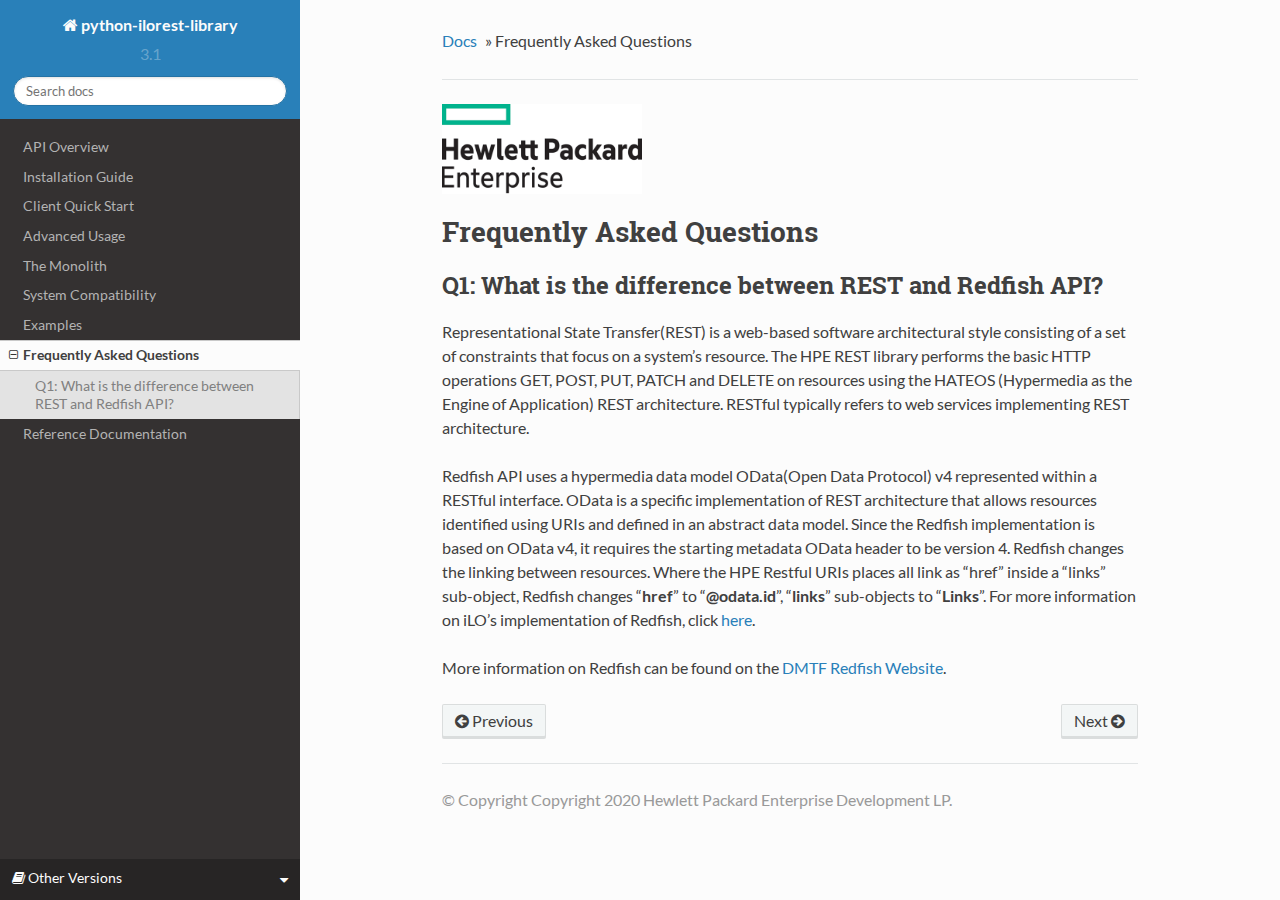
<file: Frequently-Asked-Questions.html>
<!DOCTYPE html>
<!--[if IE 8]><html class="no-js lt-ie9" lang="en" > <![endif]-->
<!--[if gt IE 8]><!--> <html class="no-js" lang="en" > <!--<![endif]-->
<head>
  <meta charset="utf-8">

  <meta name="viewport" content="width=device-width, initial-scale=1.0">

  <title>Frequently Asked Questions &mdash; python-ilorest-library 3.2.1 documentation</title>















    <link rel="stylesheet" href="_static/css/theme.css" type="text/css" />





        <link rel="index" title="Index"
              href="genindex.html"/>
        <link rel="search" title="Search" href="search.html"/>
    <link rel="top" title="python-ilorest-library 3.2.1 documentation" href="index.html"/>
        <link rel="next" title="Reference Documentation" href="Reference.html"/>
        <link rel="prev" title="Examples" href="Examples.html"/>


  <script src="_static/js/modernizr.min.js"></script>

</head>

<body class="wy-body-for-nav" role="document">


  <div class="wy-grid-for-nav">


    <nav data-toggle="wy-nav-shift" class="wy-nav-side">
      <div class="wy-side-scroll">
        <div class="wy-side-nav-search">



            <a href="index.html" class="icon icon-home"> python-ilorest-library



          </a>




              <div class="version">
                3.1
              </div>




<div role="search">
  <form id="rtd-search-form" class="wy-form" action="search.html" method="get">
    <input type="text" name="q" placeholder="Search docs" />
    <input type="hidden" name="check_keywords" value="yes" />
    <input type="hidden" name="area" value="default" />
  </form>
</div>


        </div>

        <div class="wy-menu wy-menu-vertical" data-spy="affix" role="navigation" aria-label="main navigation">



                <ul class="current">
<li class="toctree-l1"><a class="reference internal" href="API-Overview.html">API Overview</a></li>
<li class="toctree-l1"><a class="reference internal" href="Installation-Guide.html">Installation Guide</a></li>
<li class="toctree-l1"><a class="reference internal" href="Client-Quick-Start.html">Client Quick Start</a></li>
<li class="toctree-l1"><a class="reference internal" href="Advanced-Usage.html">Advanced Usage</a></li>
<li class="toctree-l1"><a class="reference internal" href="Monolith.html">The Monolith</a></li>
<li class="toctree-l1"><a class="reference internal" href="System-Compatibility.html">System Compatibility</a></li>
<li class="toctree-l1"><a class="reference internal" href="Examples.html">Examples</a></li>
<li class="toctree-l1 current"><a class="current reference internal" href="#">Frequently Asked Questions</a><ul>
<li class="toctree-l2"><a class="reference internal" href="#q1-what-is-the-difference-between-rest-and-redfish-api">Q1: What is the difference between REST and Redfish API?</a></li>
</ul>
</li>
<li class="toctree-l1"><a class="reference internal" href="Reference.html">Reference Documentation</a></li>
</ul>



        </div>
      </div>
    </nav>

    <section data-toggle="wy-nav-shift" class="wy-nav-content-wrap">


      <nav class="wy-nav-top" role="navigation" aria-label="top navigation">
        <i data-toggle="wy-nav-top" class="fa fa-bars"></i>
        <a href="index.html">python-ilorest-library</a>
      </nav>



      <div class="wy-nav-content">
        <div class="rst-content">






<div role="navigation" aria-label="breadcrumbs navigation">
  <ul class="wy-breadcrumbs">
    <li><a href="index.html">Docs</a> &raquo;</li>

    <li>Frequently Asked Questions</li>
    <li class="wy-breadcrumbs-aside">


          <a href="_sources/Frequently-Asked-Questions.rest.txt" rel="nofollow"></a>


    </li>
  </ul>
  <hr/>
</div>
          <div role="main" class="document" itemscope="itemscope" itemtype="http://schema.org/Article">
           <div itemprop="articleBody">

  <a class="reference internal image-reference" href="_images/hpe_logo2.png"><img alt="_images/hpe_logo2.png" src="_images/hpe_logo2.png" style="width: 150pt;" /></a>
<div class="line-block">
<div class="line"><br /></div>
</div>
<div class="toctree-wrapper compound">
</div>
<div class="section" id="frequently-asked-questions">
<h1>Frequently Asked Questions<a class="headerlink" href="#frequently-asked-questions" title="Permalink to this headline">¶</a></h1>
<div class="section" id="q1-what-is-the-difference-between-rest-and-redfish-api">
<h2>Q1: What is the difference between REST and Redfish API?<a class="headerlink" href="#q1-what-is-the-difference-between-rest-and-redfish-api" title="Permalink to this headline">¶</a></h2>
<p>Representational State Transfer(REST) is a web-based software architectural style consisting of a set of constraints that focus on a system’s resource. The HPE REST library performs the basic HTTP operations GET, POST, PUT, PATCH and DELETE on resources using the HATEOS (Hypermedia as the Engine of Application) REST architecture. RESTful typically refers to web services implementing REST architecture.</p>
<p>Redfish API uses a hypermedia data model OData(Open Data Protocol) v4 represented within a RESTful interface. OData is a specific implementation of REST architecture that allows resources identified using URIs and defined in an abstract data model. Since the Redfish implementation is based on OData v4, it requires the starting metadata OData header to be version 4. Redfish changes the linking between resources. Where the HPE Restful URIs places all link as “href” inside a “links” sub-object, Redfish changes “<strong>href</strong>” to “<strong>&#64;odata.id</strong>”, “<strong>links</strong>” sub-objects to “<strong>Links</strong>”. For more information on iLO’s implementation of Redfish, click <a class="reference external" href="https://h20195.www2.hpe.com/V2/getpdf.aspx/4AA6-1727ENW.pdf?">here</a>.</p>
<p>More information on Redfish can be found on the <a class="reference external" href="https://www.dmtf.org/standards/redfish">DMTF Redfish Website</a>.</p>
</div>
</div>


           </div>
          </div>
          <footer>

    <div class="rst-footer-buttons" role="navigation" aria-label="footer navigation">

        <a href="Reference.html" class="btn btn-neutral float-right" title="Reference Documentation" accesskey="n">Next <span class="fa fa-arrow-circle-right"></span></a>


        <a href="Examples.html" class="btn btn-neutral" title="Examples" accesskey="p"><span class="fa fa-arrow-circle-left"></span> Previous</a>

    </div>


  <hr/>

  <div role="contentinfo">
    <p>
        &copy; Copyright Copyright 2020 Hewlett Packard Enterprise Development LP.

    </p>
  </div>


</footer>

        </div>
      </div>

    </section>

  </div>


  <div class="rst-versions" data-toggle="rst-versions" role="note" aria-label="versions">
    <span class="rst-current-version" data-toggle="rst-current-version">
      <span class="fa fa-book"> Other Versions</span>
      <span class="fa fa-caret-down"></span>
    </span>
    <div class="rst-other-versions">
      <dl>
        <dt>Versions</dt>
          <dd><a href="https://pages.github.hpe.com/intelligent-provisioning/python-redfish-library/">latest</dd>
          <dd><a href="https://pages.github.hpe.com/intelligent-provisioning/python-redfish-library/3.0/">3.0</dd>
      </dl>

    </div>
  </div>





    <script type="text/javascript">
        var DOCUMENTATION_OPTIONS = {
            URL_ROOT:'./',
            VERSION:'3.2.1',
            COLLAPSE_INDEX:false,
            FILE_SUFFIX:'.html',
            HAS_SOURCE:  true
        };
    </script>
      <script type="text/javascript" src="_static/jquery.js"></script>
      <script type="text/javascript" src="_static/underscore.js"></script>
      <script type="text/javascript" src="_static/doctools.js"></script>
      <script type="text/javascript" src="_static/language_data.js"></script>





    <script type="text/javascript" src="_static/js/theme.js"></script>




  <script type="text/javascript">
      jQuery(function () {
          SphinxRtdTheme.StickyNav.enable();
      });
  </script>


</body>
</html>
</file>
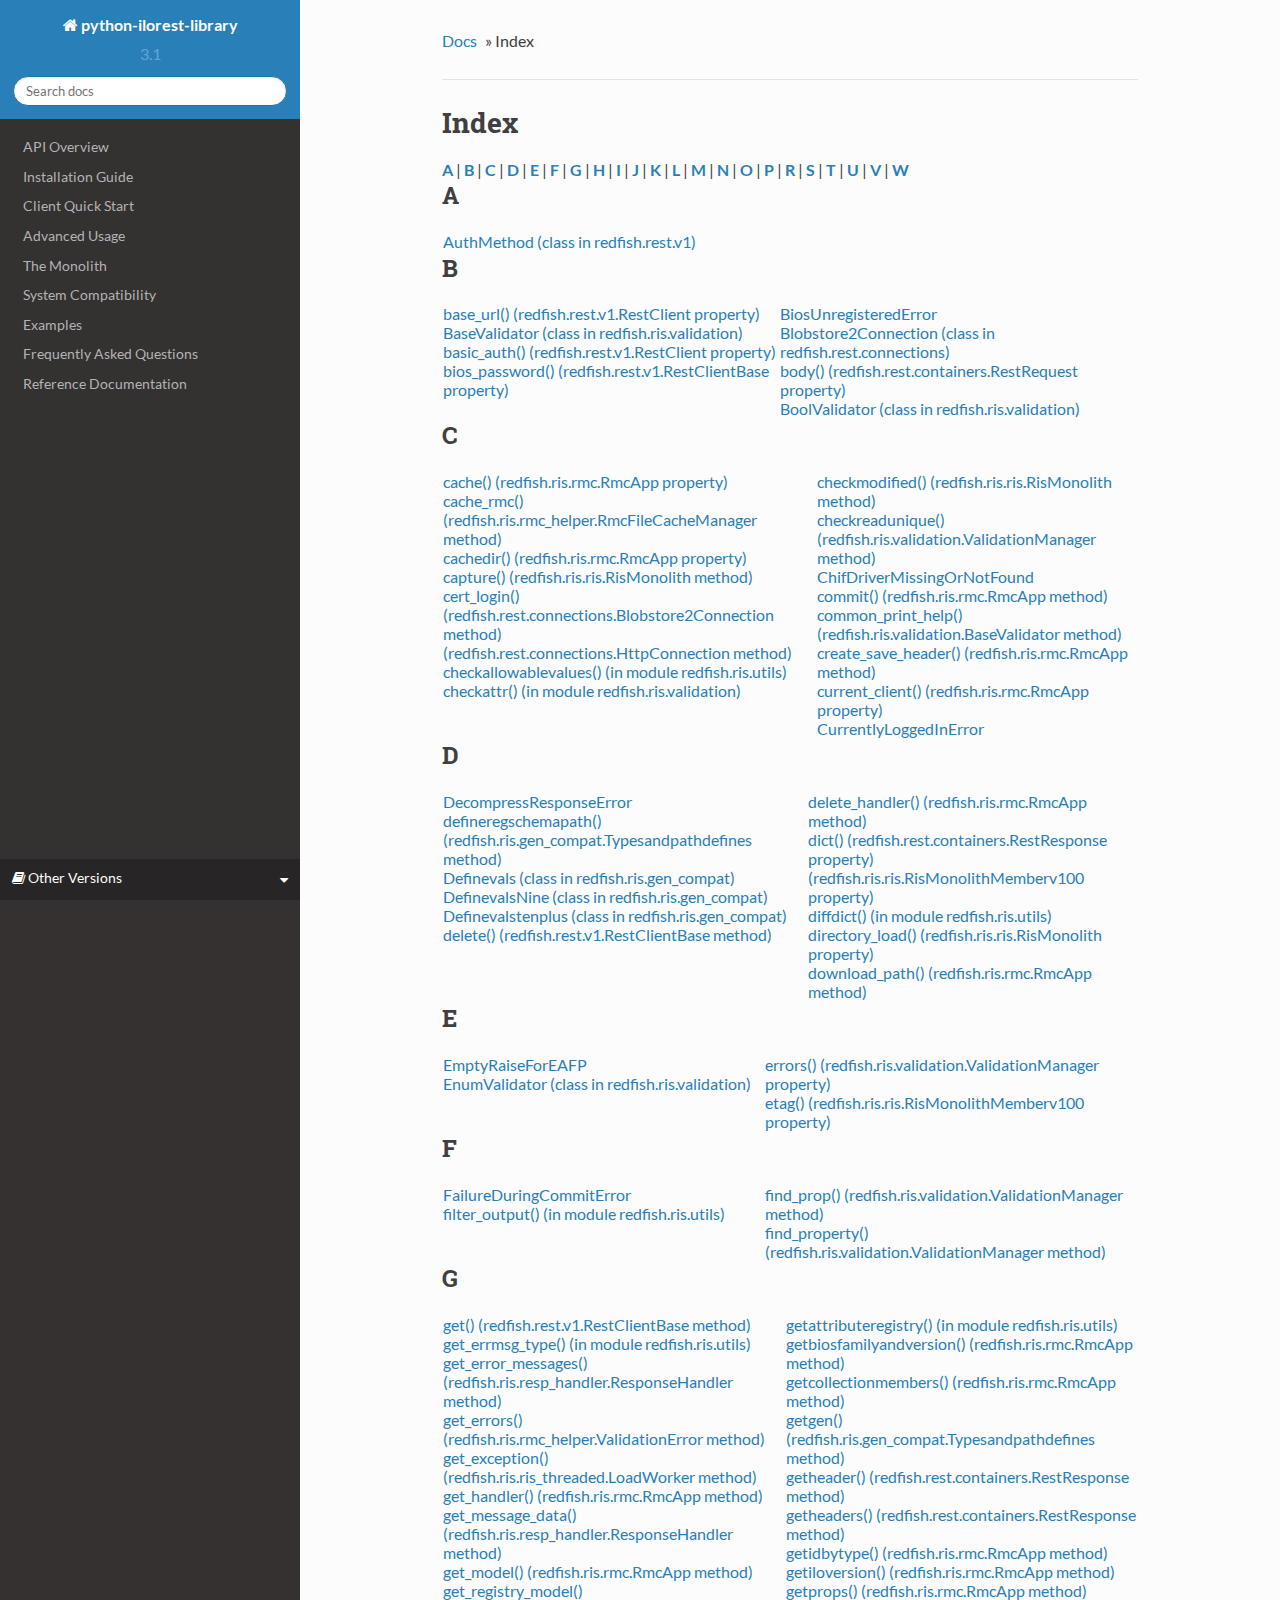
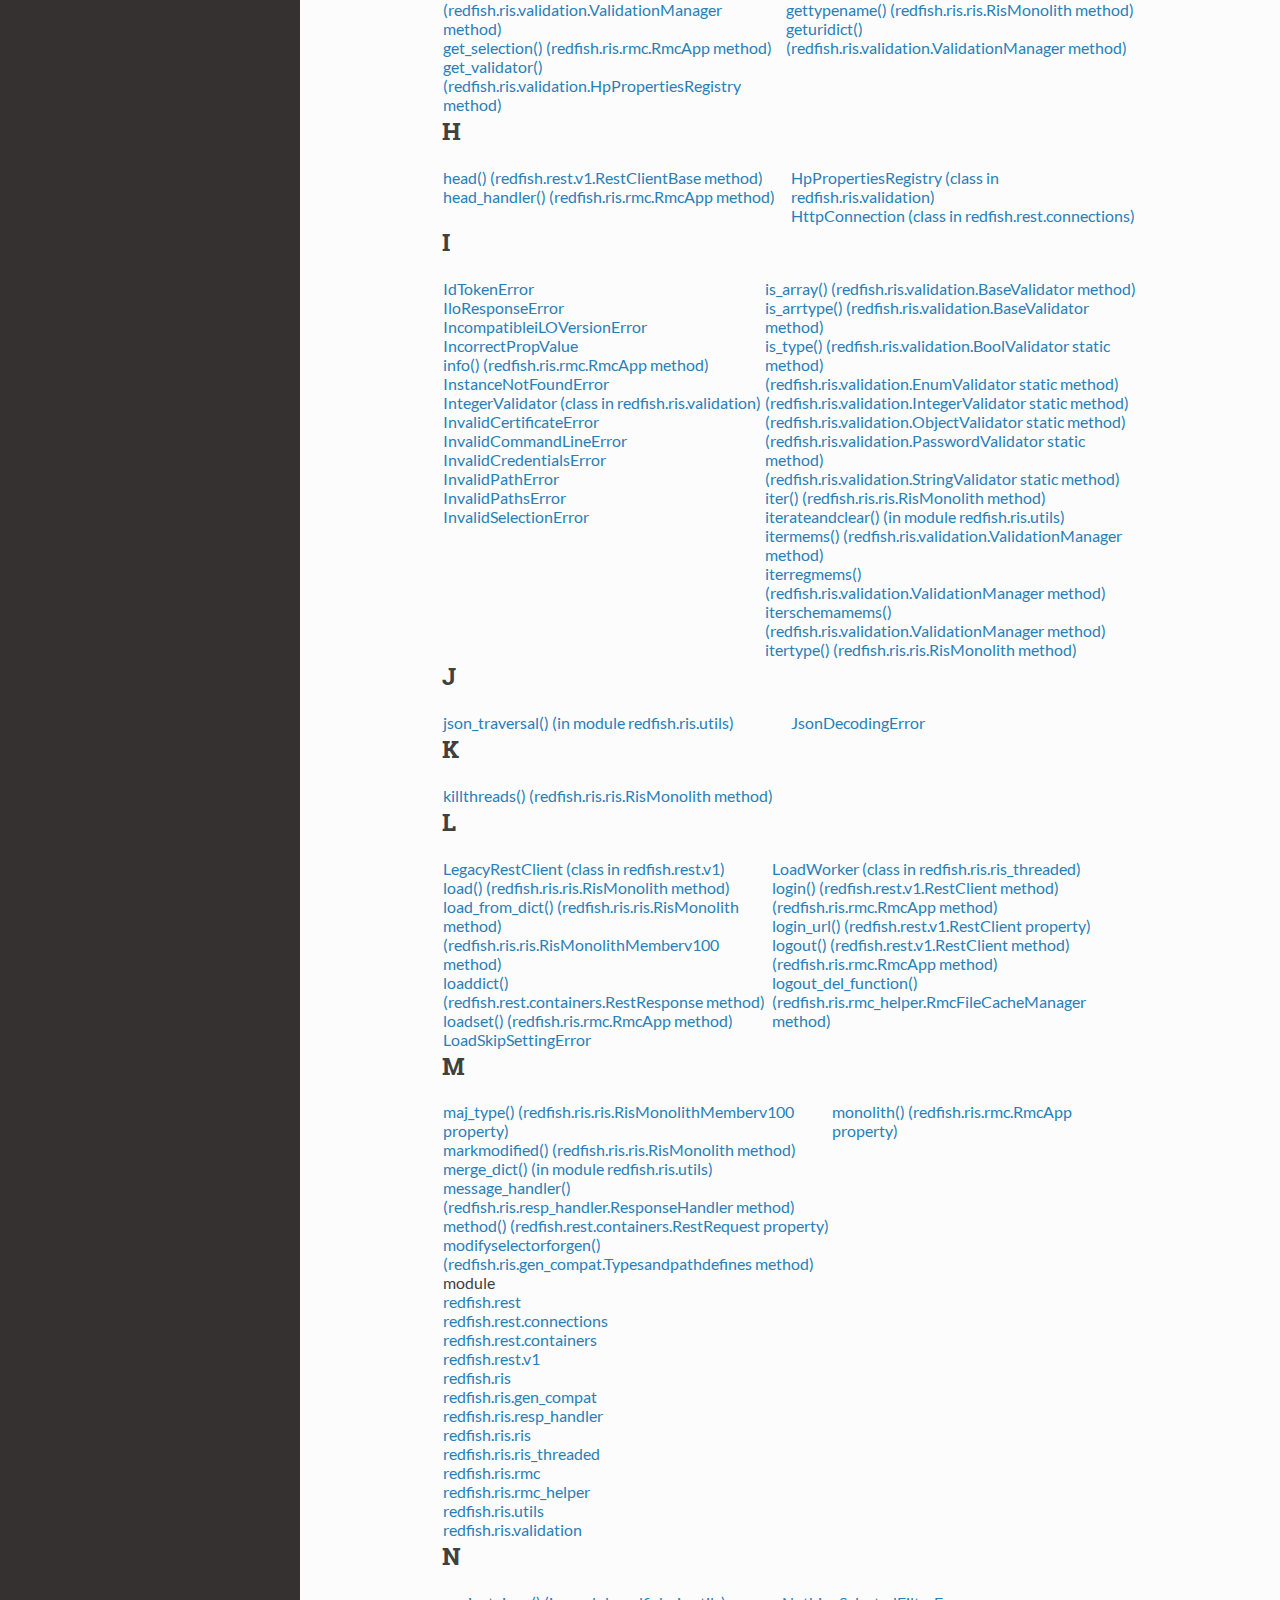
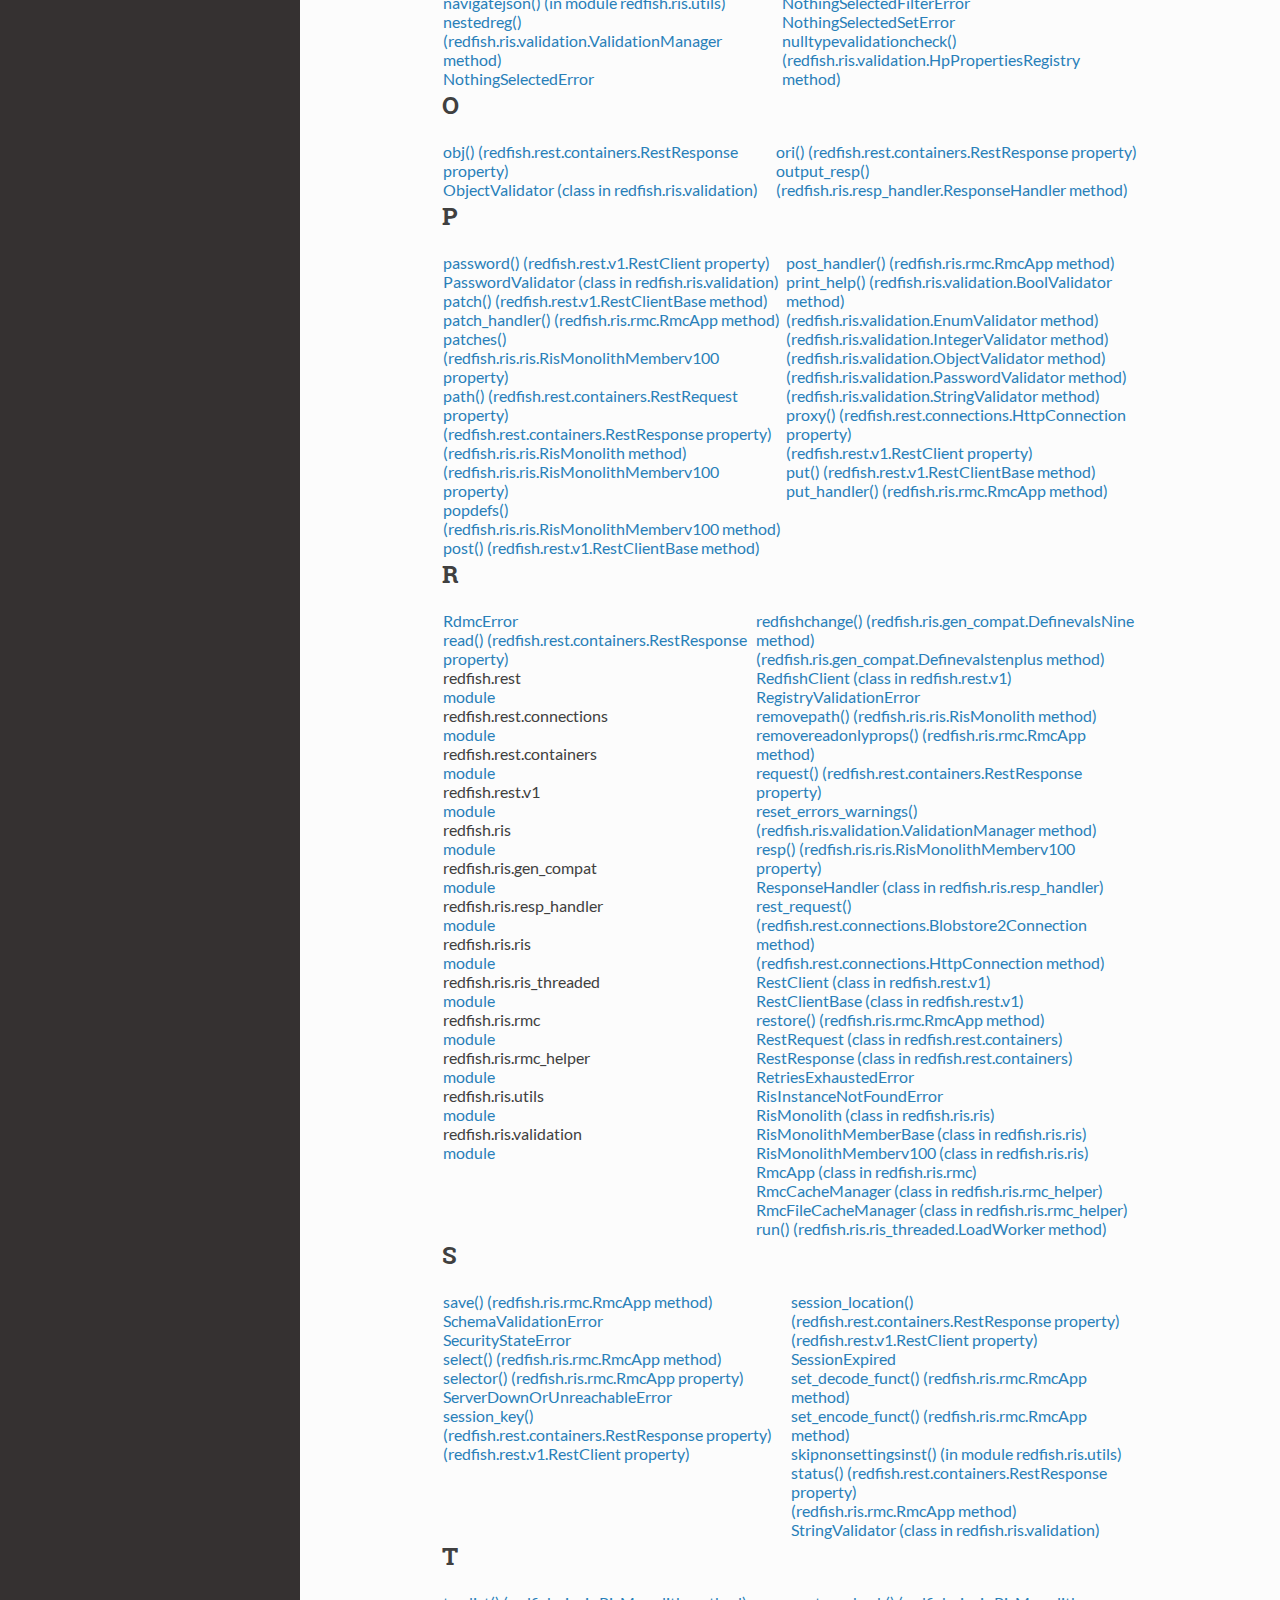
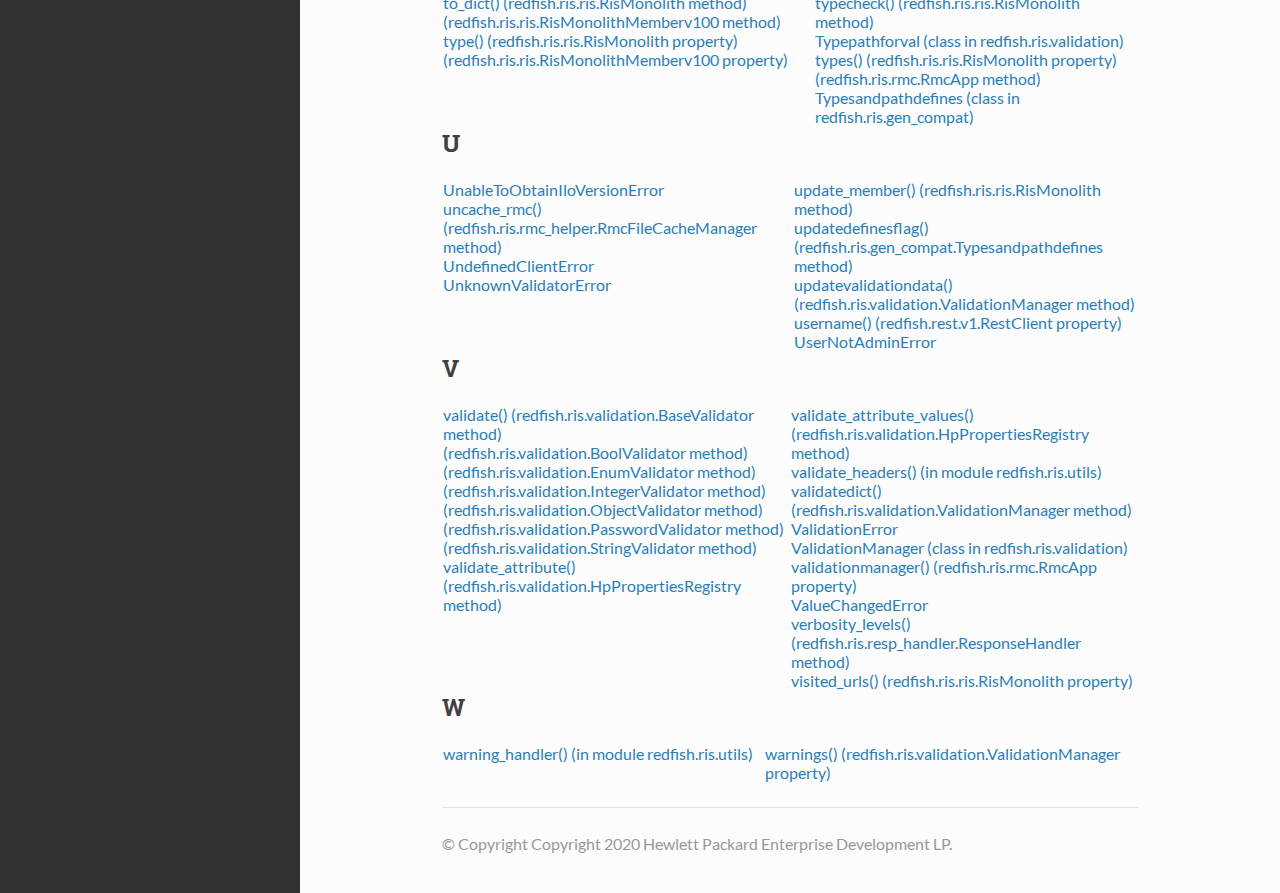
<file: genindex.html>
<!DOCTYPE html>
<!--[if IE 8]><html class="no-js lt-ie9" lang="en" > <![endif]-->
<!--[if gt IE 8]><!--> <html class="no-js" lang="en" > <!--<![endif]-->
<head>
  <meta charset="utf-8">

  <meta name="viewport" content="width=device-width, initial-scale=1.0">

  <title>Index &mdash; python-ilorest-library 3.2.1 documentation</title>















    <link rel="stylesheet" href="_static/css/theme.css" type="text/css" />





        <link rel="index" title="Index"
              href="#"/>
        <link rel="search" title="Search" href="search.html"/>
    <link rel="top" title="python-ilorest-library 3.2.1 documentation" href="index.html"/>


  <script src="_static/js/modernizr.min.js"></script>

</head>

<body class="wy-body-for-nav" role="document">


  <div class="wy-grid-for-nav">


    <nav data-toggle="wy-nav-shift" class="wy-nav-side">
      <div class="wy-side-scroll">
        <div class="wy-side-nav-search">



            <a href="index.html" class="icon icon-home"> python-ilorest-library



          </a>




              <div class="version">
                3.1
              </div>




<div role="search">
  <form id="rtd-search-form" class="wy-form" action="search.html" method="get">
    <input type="text" name="q" placeholder="Search docs" />
    <input type="hidden" name="check_keywords" value="yes" />
    <input type="hidden" name="area" value="default" />
  </form>
</div>


        </div>

        <div class="wy-menu wy-menu-vertical" data-spy="affix" role="navigation" aria-label="main navigation">



                <ul>
<li class="toctree-l1"><a class="reference internal" href="API-Overview.html">API Overview</a></li>
<li class="toctree-l1"><a class="reference internal" href="Installation-Guide.html">Installation Guide</a></li>
<li class="toctree-l1"><a class="reference internal" href="Client-Quick-Start.html">Client Quick Start</a></li>
<li class="toctree-l1"><a class="reference internal" href="Advanced-Usage.html">Advanced Usage</a></li>
<li class="toctree-l1"><a class="reference internal" href="Monolith.html">The Monolith</a></li>
<li class="toctree-l1"><a class="reference internal" href="System-Compatibility.html">System Compatibility</a></li>
<li class="toctree-l1"><a class="reference internal" href="Examples.html">Examples</a></li>
<li class="toctree-l1"><a class="reference internal" href="Frequently-Asked-Questions.html">Frequently Asked Questions</a></li>
<li class="toctree-l1"><a class="reference internal" href="Reference.html">Reference Documentation</a></li>
</ul>



        </div>
      </div>
    </nav>

    <section data-toggle="wy-nav-shift" class="wy-nav-content-wrap">


      <nav class="wy-nav-top" role="navigation" aria-label="top navigation">
        <i data-toggle="wy-nav-top" class="fa fa-bars"></i>
        <a href="index.html">python-ilorest-library</a>
      </nav>



      <div class="wy-nav-content">
        <div class="rst-content">






<div role="navigation" aria-label="breadcrumbs navigation">
  <ul class="wy-breadcrumbs">
    <li><a href="index.html">Docs</a> &raquo;</li>

    <li>Index</li>
    <li class="wy-breadcrumbs-aside">



    </li>
  </ul>
  <hr/>
</div>
          <div role="main" class="document" itemscope="itemscope" itemtype="http://schema.org/Article">
           <div itemprop="articleBody">


<h1 id="index">Index</h1>

<div class="genindex-jumpbox">
 <a href="#A"><strong>A</strong></a>
 | <a href="#B"><strong>B</strong></a>
 | <a href="#C"><strong>C</strong></a>
 | <a href="#D"><strong>D</strong></a>
 | <a href="#E"><strong>E</strong></a>
 | <a href="#F"><strong>F</strong></a>
 | <a href="#G"><strong>G</strong></a>
 | <a href="#H"><strong>H</strong></a>
 | <a href="#I"><strong>I</strong></a>
 | <a href="#J"><strong>J</strong></a>
 | <a href="#K"><strong>K</strong></a>
 | <a href="#L"><strong>L</strong></a>
 | <a href="#M"><strong>M</strong></a>
 | <a href="#N"><strong>N</strong></a>
 | <a href="#O"><strong>O</strong></a>
 | <a href="#P"><strong>P</strong></a>
 | <a href="#R"><strong>R</strong></a>
 | <a href="#S"><strong>S</strong></a>
 | <a href="#T"><strong>T</strong></a>
 | <a href="#U"><strong>U</strong></a>
 | <a href="#V"><strong>V</strong></a>
 | <a href="#W"><strong>W</strong></a>

</div>
<h2 id="A">A</h2>
<table style="width: 100%" class="indextable genindextable"><tr>
  <td style="width: 33%; vertical-align: top;"><ul>
      <li><a href="Reference.html#redfish.rest.v1.AuthMethod">AuthMethod (class in redfish.rest.v1)</a>
</li>
  </ul></td>
</tr></table>

<h2 id="B">B</h2>
<table style="width: 100%" class="indextable genindextable"><tr>
  <td style="width: 33%; vertical-align: top;"><ul>
      <li><a href="Reference.html#redfish.rest.v1.RestClient.base_url">base_url() (redfish.rest.v1.RestClient property)</a>
</li>
      <li><a href="Reference.html#redfish.ris.validation.BaseValidator">BaseValidator (class in redfish.ris.validation)</a>
</li>
      <li><a href="Reference.html#redfish.rest.v1.RestClient.basic_auth">basic_auth() (redfish.rest.v1.RestClient property)</a>
</li>
      <li><a href="Reference.html#redfish.rest.v1.RestClientBase.bios_password">bios_password() (redfish.rest.v1.RestClientBase property)</a>
</li>
  </ul></td>
  <td style="width: 33%; vertical-align: top;"><ul>
      <li><a href="Reference.html#redfish.ris.ris.BiosUnregisteredError">BiosUnregisteredError</a>
</li>
      <li><a href="Reference.html#redfish.rest.connections.Blobstore2Connection">Blobstore2Connection (class in redfish.rest.connections)</a>
</li>
      <li><a href="Reference.html#redfish.rest.containers.RestRequest.body">body() (redfish.rest.containers.RestRequest property)</a>
</li>
      <li><a href="Reference.html#redfish.ris.validation.BoolValidator">BoolValidator (class in redfish.ris.validation)</a>
</li>
  </ul></td>
</tr></table>

<h2 id="C">C</h2>
<table style="width: 100%" class="indextable genindextable"><tr>
  <td style="width: 33%; vertical-align: top;"><ul>
      <li><a href="Reference.html#redfish.ris.rmc.RmcApp.cache">cache() (redfish.ris.rmc.RmcApp property)</a>
</li>
      <li><a href="Reference.html#redfish.ris.rmc_helper.RmcFileCacheManager.cache_rmc">cache_rmc() (redfish.ris.rmc_helper.RmcFileCacheManager method)</a>
</li>
      <li><a href="Reference.html#redfish.ris.rmc.RmcApp.cachedir">cachedir() (redfish.ris.rmc.RmcApp property)</a>
</li>
      <li><a href="Reference.html#redfish.ris.ris.RisMonolith.capture">capture() (redfish.ris.ris.RisMonolith method)</a>
</li>
      <li><a href="Reference.html#redfish.rest.connections.Blobstore2Connection.cert_login">cert_login() (redfish.rest.connections.Blobstore2Connection method)</a>

      <ul>
        <li><a href="Reference.html#redfish.rest.connections.HttpConnection.cert_login">(redfish.rest.connections.HttpConnection method)</a>
</li>
      </ul></li>
      <li><a href="Reference.html#redfish.ris.utils.checkallowablevalues">checkallowablevalues() (in module redfish.ris.utils)</a>
</li>
      <li><a href="Reference.html#redfish.ris.validation.checkattr">checkattr() (in module redfish.ris.validation)</a>
</li>
  </ul></td>
  <td style="width: 33%; vertical-align: top;"><ul>
      <li><a href="Reference.html#redfish.ris.ris.RisMonolith.checkmodified">checkmodified() (redfish.ris.ris.RisMonolith method)</a>
</li>
      <li><a href="Reference.html#redfish.ris.validation.ValidationManager.checkreadunique">checkreadunique() (redfish.ris.validation.ValidationManager method)</a>
</li>
      <li><a href="Reference.html#redfish.rest.connections.ChifDriverMissingOrNotFound">ChifDriverMissingOrNotFound</a>
</li>
      <li><a href="Reference.html#redfish.ris.rmc.RmcApp.commit">commit() (redfish.ris.rmc.RmcApp method)</a>
</li>
      <li><a href="Reference.html#redfish.ris.validation.BaseValidator.common_print_help">common_print_help() (redfish.ris.validation.BaseValidator method)</a>
</li>
      <li><a href="Reference.html#redfish.ris.rmc.RmcApp.create_save_header">create_save_header() (redfish.ris.rmc.RmcApp method)</a>
</li>
      <li><a href="Reference.html#redfish.ris.rmc.RmcApp.current_client">current_client() (redfish.ris.rmc.RmcApp property)</a>
</li>
      <li><a href="Reference.html#redfish.ris.rmc_helper.CurrentlyLoggedInError">CurrentlyLoggedInError</a>
</li>
  </ul></td>
</tr></table>

<h2 id="D">D</h2>
<table style="width: 100%" class="indextable genindextable"><tr>
  <td style="width: 33%; vertical-align: top;"><ul>
      <li><a href="Reference.html#redfish.rest.connections.DecompressResponseError">DecompressResponseError</a>
</li>
      <li><a href="Reference.html#redfish.ris.gen_compat.Typesandpathdefines.defineregschemapath">defineregschemapath() (redfish.ris.gen_compat.Typesandpathdefines method)</a>
</li>
      <li><a href="Reference.html#redfish.ris.gen_compat.Definevals">Definevals (class in redfish.ris.gen_compat)</a>
</li>
      <li><a href="Reference.html#redfish.ris.gen_compat.DefinevalsNine">DefinevalsNine (class in redfish.ris.gen_compat)</a>
</li>
      <li><a href="Reference.html#redfish.ris.gen_compat.Definevalstenplus">Definevalstenplus (class in redfish.ris.gen_compat)</a>
</li>
      <li><a href="Reference.html#redfish.rest.v1.RestClientBase.delete">delete() (redfish.rest.v1.RestClientBase method)</a>
</li>
  </ul></td>
  <td style="width: 33%; vertical-align: top;"><ul>
      <li><a href="Reference.html#redfish.ris.rmc.RmcApp.delete_handler">delete_handler() (redfish.ris.rmc.RmcApp method)</a>
</li>
      <li><a href="Reference.html#redfish.rest.containers.RestResponse.dict">dict() (redfish.rest.containers.RestResponse property)</a>

      <ul>
        <li><a href="Reference.html#redfish.ris.ris.RisMonolithMemberv100.dict">(redfish.ris.ris.RisMonolithMemberv100 property)</a>
</li>
      </ul></li>
      <li><a href="Reference.html#redfish.ris.utils.diffdict">diffdict() (in module redfish.ris.utils)</a>
</li>
      <li><a href="Reference.html#redfish.ris.ris.RisMonolith.directory_load">directory_load() (redfish.ris.ris.RisMonolith property)</a>
</li>
      <li><a href="Reference.html#redfish.ris.rmc.RmcApp.download_path">download_path() (redfish.ris.rmc.RmcApp method)</a>
</li>
  </ul></td>
</tr></table>

<h2 id="E">E</h2>
<table style="width: 100%" class="indextable genindextable"><tr>
  <td style="width: 33%; vertical-align: top;"><ul>
      <li><a href="Reference.html#redfish.ris.rmc_helper.EmptyRaiseForEAFP">EmptyRaiseForEAFP</a>
</li>
      <li><a href="Reference.html#redfish.ris.validation.EnumValidator">EnumValidator (class in redfish.ris.validation)</a>
</li>
  </ul></td>
  <td style="width: 33%; vertical-align: top;"><ul>
      <li><a href="Reference.html#redfish.ris.validation.ValidationManager.errors">errors() (redfish.ris.validation.ValidationManager property)</a>
</li>
      <li><a href="Reference.html#redfish.ris.ris.RisMonolithMemberv100.etag">etag() (redfish.ris.ris.RisMonolithMemberv100 property)</a>
</li>
  </ul></td>
</tr></table>

<h2 id="F">F</h2>
<table style="width: 100%" class="indextable genindextable"><tr>
  <td style="width: 33%; vertical-align: top;"><ul>
      <li><a href="Reference.html#redfish.ris.rmc_helper.FailureDuringCommitError">FailureDuringCommitError</a>
</li>
      <li><a href="Reference.html#redfish.ris.utils.filter_output">filter_output() (in module redfish.ris.utils)</a>
</li>
  </ul></td>
  <td style="width: 33%; vertical-align: top;"><ul>
      <li><a href="Reference.html#redfish.ris.validation.ValidationManager.find_prop">find_prop() (redfish.ris.validation.ValidationManager method)</a>
</li>
      <li><a href="Reference.html#redfish.ris.validation.ValidationManager.find_property">find_property() (redfish.ris.validation.ValidationManager method)</a>
</li>
  </ul></td>
</tr></table>

<h2 id="G">G</h2>
<table style="width: 100%" class="indextable genindextable"><tr>
  <td style="width: 33%; vertical-align: top;"><ul>
      <li><a href="Reference.html#redfish.rest.v1.RestClientBase.get">get() (redfish.rest.v1.RestClientBase method)</a>
</li>
      <li><a href="Reference.html#redfish.ris.utils.get_errmsg_type">get_errmsg_type() (in module redfish.ris.utils)</a>
</li>
      <li><a href="Reference.html#redfish.ris.resp_handler.ResponseHandler.get_error_messages">get_error_messages() (redfish.ris.resp_handler.ResponseHandler method)</a>
</li>
      <li><a href="Reference.html#redfish.ris.rmc_helper.ValidationError.get_errors">get_errors() (redfish.ris.rmc_helper.ValidationError method)</a>
</li>
      <li><a href="Reference.html#redfish.ris.ris_threaded.LoadWorker.get_exception">get_exception() (redfish.ris.ris_threaded.LoadWorker method)</a>
</li>
      <li><a href="Reference.html#redfish.ris.rmc.RmcApp.get_handler">get_handler() (redfish.ris.rmc.RmcApp method)</a>
</li>
      <li><a href="Reference.html#redfish.ris.resp_handler.ResponseHandler.get_message_data">get_message_data() (redfish.ris.resp_handler.ResponseHandler method)</a>
</li>
      <li><a href="Reference.html#redfish.ris.rmc.RmcApp.get_model">get_model() (redfish.ris.rmc.RmcApp method)</a>
</li>
      <li><a href="Reference.html#redfish.ris.validation.ValidationManager.get_registry_model">get_registry_model() (redfish.ris.validation.ValidationManager method)</a>
</li>
      <li><a href="Reference.html#redfish.ris.rmc.RmcApp.get_selection">get_selection() (redfish.ris.rmc.RmcApp method)</a>
</li>
      <li><a href="Reference.html#redfish.ris.validation.HpPropertiesRegistry.get_validator">get_validator() (redfish.ris.validation.HpPropertiesRegistry method)</a>
</li>
  </ul></td>
  <td style="width: 33%; vertical-align: top;"><ul>
      <li><a href="Reference.html#redfish.ris.utils.getattributeregistry">getattributeregistry() (in module redfish.ris.utils)</a>
</li>
      <li><a href="Reference.html#redfish.ris.rmc.RmcApp.getbiosfamilyandversion">getbiosfamilyandversion() (redfish.ris.rmc.RmcApp method)</a>
</li>
      <li><a href="Reference.html#redfish.ris.rmc.RmcApp.getcollectionmembers">getcollectionmembers() (redfish.ris.rmc.RmcApp method)</a>
</li>
      <li><a href="Reference.html#redfish.ris.gen_compat.Typesandpathdefines.getgen">getgen() (redfish.ris.gen_compat.Typesandpathdefines method)</a>
</li>
      <li><a href="Reference.html#redfish.rest.containers.RestResponse.getheader">getheader() (redfish.rest.containers.RestResponse method)</a>
</li>
      <li><a href="Reference.html#redfish.rest.containers.RestResponse.getheaders">getheaders() (redfish.rest.containers.RestResponse method)</a>
</li>
      <li><a href="Reference.html#redfish.ris.rmc.RmcApp.getidbytype">getidbytype() (redfish.ris.rmc.RmcApp method)</a>
</li>
      <li><a href="Reference.html#redfish.ris.rmc.RmcApp.getiloversion">getiloversion() (redfish.ris.rmc.RmcApp method)</a>
</li>
      <li><a href="Reference.html#redfish.ris.rmc.RmcApp.getprops">getprops() (redfish.ris.rmc.RmcApp method)</a>
</li>
      <li><a href="Reference.html#redfish.ris.ris.RisMonolith.gettypename">gettypename() (redfish.ris.ris.RisMonolith method)</a>
</li>
      <li><a href="Reference.html#redfish.ris.validation.ValidationManager.geturidict">geturidict() (redfish.ris.validation.ValidationManager method)</a>
</li>
  </ul></td>
</tr></table>

<h2 id="H">H</h2>
<table style="width: 100%" class="indextable genindextable"><tr>
  <td style="width: 33%; vertical-align: top;"><ul>
      <li><a href="Reference.html#redfish.rest.v1.RestClientBase.head">head() (redfish.rest.v1.RestClientBase method)</a>
</li>
      <li><a href="Reference.html#redfish.ris.rmc.RmcApp.head_handler">head_handler() (redfish.ris.rmc.RmcApp method)</a>
</li>
  </ul></td>
  <td style="width: 33%; vertical-align: top;"><ul>
      <li><a href="Reference.html#redfish.ris.validation.HpPropertiesRegistry">HpPropertiesRegistry (class in redfish.ris.validation)</a>
</li>
      <li><a href="Reference.html#redfish.rest.connections.HttpConnection">HttpConnection (class in redfish.rest.connections)</a>
</li>
  </ul></td>
</tr></table>

<h2 id="I">I</h2>
<table style="width: 100%" class="indextable genindextable"><tr>
  <td style="width: 33%; vertical-align: top;"><ul>
      <li><a href="Reference.html#redfish.ris.rmc_helper.IdTokenError">IdTokenError</a>
</li>
      <li><a href="Reference.html#redfish.ris.rmc_helper.IloResponseError">IloResponseError</a>
</li>
      <li><a href="Reference.html#redfish.ris.rmc_helper.IncompatibleiLOVersionError">IncompatibleiLOVersionError</a>
</li>
      <li><a href="Reference.html#redfish.ris.rmc_helper.IncorrectPropValue">IncorrectPropValue</a>
</li>
      <li><a href="Reference.html#redfish.ris.rmc.RmcApp.info">info() (redfish.ris.rmc.RmcApp method)</a>
</li>
      <li><a href="Reference.html#redfish.ris.rmc_helper.InstanceNotFoundError">InstanceNotFoundError</a>
</li>
      <li><a href="Reference.html#redfish.ris.validation.IntegerValidator">IntegerValidator (class in redfish.ris.validation)</a>
</li>
      <li><a href="Reference.html#redfish.rest.connections.InvalidCertificateError">InvalidCertificateError</a>
</li>
      <li><a href="Reference.html#redfish.ris.rmc_helper.InvalidCommandLineError">InvalidCommandLineError</a>
</li>
      <li><a href="Reference.html#redfish.rest.connections.InvalidCredentialsError">InvalidCredentialsError</a>
</li>
      <li><a href="Reference.html#redfish.ris.rmc_helper.InvalidPathError">InvalidPathError</a>
</li>
      <li><a href="Reference.html#redfish.ris.validation.InvalidPathsError">InvalidPathsError</a>
</li>
      <li><a href="Reference.html#redfish.ris.rmc_helper.InvalidSelectionError">InvalidSelectionError</a>
</li>
  </ul></td>
  <td style="width: 33%; vertical-align: top;"><ul>
      <li><a href="Reference.html#redfish.ris.validation.BaseValidator.is_array">is_array() (redfish.ris.validation.BaseValidator method)</a>
</li>
      <li><a href="Reference.html#redfish.ris.validation.BaseValidator.is_arrtype">is_arrtype() (redfish.ris.validation.BaseValidator method)</a>
</li>
      <li><a href="Reference.html#redfish.ris.validation.BoolValidator.is_type">is_type() (redfish.ris.validation.BoolValidator static method)</a>

      <ul>
        <li><a href="Reference.html#redfish.ris.validation.EnumValidator.is_type">(redfish.ris.validation.EnumValidator static method)</a>
</li>
        <li><a href="Reference.html#redfish.ris.validation.IntegerValidator.is_type">(redfish.ris.validation.IntegerValidator static method)</a>
</li>
        <li><a href="Reference.html#redfish.ris.validation.ObjectValidator.is_type">(redfish.ris.validation.ObjectValidator static method)</a>
</li>
        <li><a href="Reference.html#redfish.ris.validation.PasswordValidator.is_type">(redfish.ris.validation.PasswordValidator static method)</a>
</li>
        <li><a href="Reference.html#redfish.ris.validation.StringValidator.is_type">(redfish.ris.validation.StringValidator static method)</a>
</li>
      </ul></li>
      <li><a href="Reference.html#redfish.ris.ris.RisMonolith.iter">iter() (redfish.ris.ris.RisMonolith method)</a>
</li>
      <li><a href="Reference.html#redfish.ris.utils.iterateandclear">iterateandclear() (in module redfish.ris.utils)</a>
</li>
      <li><a href="Reference.html#redfish.ris.validation.ValidationManager.itermems">itermems() (redfish.ris.validation.ValidationManager method)</a>
</li>
      <li><a href="Reference.html#redfish.ris.validation.ValidationManager.iterregmems">iterregmems() (redfish.ris.validation.ValidationManager method)</a>
</li>
      <li><a href="Reference.html#redfish.ris.validation.ValidationManager.iterschemamems">iterschemamems() (redfish.ris.validation.ValidationManager method)</a>
</li>
      <li><a href="Reference.html#redfish.ris.ris.RisMonolith.itertype">itertype() (redfish.ris.ris.RisMonolith method)</a>
</li>
  </ul></td>
</tr></table>

<h2 id="J">J</h2>
<table style="width: 100%" class="indextable genindextable"><tr>
  <td style="width: 33%; vertical-align: top;"><ul>
      <li><a href="Reference.html#redfish.ris.utils.json_traversal">json_traversal() (in module redfish.ris.utils)</a>
</li>
  </ul></td>
  <td style="width: 33%; vertical-align: top;"><ul>
      <li><a href="Reference.html#redfish.rest.v1.JsonDecodingError">JsonDecodingError</a>
</li>
  </ul></td>
</tr></table>

<h2 id="K">K</h2>
<table style="width: 100%" class="indextable genindextable"><tr>
  <td style="width: 33%; vertical-align: top;"><ul>
      <li><a href="Reference.html#redfish.ris.ris.RisMonolith.killthreads">killthreads() (redfish.ris.ris.RisMonolith method)</a>
</li>
  </ul></td>
</tr></table>

<h2 id="L">L</h2>
<table style="width: 100%" class="indextable genindextable"><tr>
  <td style="width: 33%; vertical-align: top;"><ul>
      <li><a href="Reference.html#redfish.rest.v1.LegacyRestClient">LegacyRestClient (class in redfish.rest.v1)</a>
</li>
      <li><a href="Reference.html#redfish.ris.ris.RisMonolith.load">load() (redfish.ris.ris.RisMonolith method)</a>
</li>
      <li><a href="Reference.html#redfish.ris.ris.RisMonolith.load_from_dict">load_from_dict() (redfish.ris.ris.RisMonolith method)</a>

      <ul>
        <li><a href="Reference.html#redfish.ris.ris.RisMonolithMemberv100.load_from_dict">(redfish.ris.ris.RisMonolithMemberv100 method)</a>
</li>
      </ul></li>
      <li><a href="Reference.html#redfish.rest.containers.RestResponse.loaddict">loaddict() (redfish.rest.containers.RestResponse method)</a>
</li>
      <li><a href="Reference.html#redfish.ris.rmc.RmcApp.loadset">loadset() (redfish.ris.rmc.RmcApp method)</a>
</li>
      <li><a href="Reference.html#redfish.ris.rmc_helper.LoadSkipSettingError">LoadSkipSettingError</a>
</li>
  </ul></td>
  <td style="width: 33%; vertical-align: top;"><ul>
      <li><a href="Reference.html#redfish.ris.ris_threaded.LoadWorker">LoadWorker (class in redfish.ris.ris_threaded)</a>
</li>
      <li><a href="Reference.html#redfish.rest.v1.RestClient.login">login() (redfish.rest.v1.RestClient method)</a>

      <ul>
        <li><a href="Reference.html#redfish.ris.rmc.RmcApp.login">(redfish.ris.rmc.RmcApp method)</a>
</li>
      </ul></li>
      <li><a href="Reference.html#redfish.rest.v1.RestClient.login_url">login_url() (redfish.rest.v1.RestClient property)</a>
</li>
      <li><a href="Reference.html#redfish.rest.v1.RestClient.logout">logout() (redfish.rest.v1.RestClient method)</a>

      <ul>
        <li><a href="Reference.html#redfish.ris.rmc.RmcApp.logout">(redfish.ris.rmc.RmcApp method)</a>
</li>
      </ul></li>
      <li><a href="Reference.html#redfish.ris.rmc_helper.RmcFileCacheManager.logout_del_function">logout_del_function() (redfish.ris.rmc_helper.RmcFileCacheManager method)</a>
</li>
  </ul></td>
</tr></table>

<h2 id="M">M</h2>
<table style="width: 100%" class="indextable genindextable"><tr>
  <td style="width: 33%; vertical-align: top;"><ul>
      <li><a href="Reference.html#redfish.ris.ris.RisMonolithMemberv100.maj_type">maj_type() (redfish.ris.ris.RisMonolithMemberv100 property)</a>
</li>
      <li><a href="Reference.html#redfish.ris.ris.RisMonolith.markmodified">markmodified() (redfish.ris.ris.RisMonolith method)</a>
</li>
      <li><a href="Reference.html#redfish.ris.utils.merge_dict">merge_dict() (in module redfish.ris.utils)</a>
</li>
      <li><a href="Reference.html#redfish.ris.resp_handler.ResponseHandler.message_handler">message_handler() (redfish.ris.resp_handler.ResponseHandler method)</a>
</li>
      <li><a href="Reference.html#redfish.rest.containers.RestRequest.method">method() (redfish.rest.containers.RestRequest property)</a>
</li>
      <li><a href="Reference.html#redfish.ris.gen_compat.Typesandpathdefines.modifyselectorforgen">modifyselectorforgen() (redfish.ris.gen_compat.Typesandpathdefines method)</a>
</li>
      <li>
    module

      <ul>
        <li><a href="Reference.html#module-redfish.rest">redfish.rest</a>
</li>
        <li><a href="Reference.html#module-redfish.rest.connections">redfish.rest.connections</a>
</li>
        <li><a href="Reference.html#module-redfish.rest.containers">redfish.rest.containers</a>
</li>
        <li><a href="Reference.html#module-redfish.rest.v1">redfish.rest.v1</a>
</li>
        <li><a href="Reference.html#module-redfish.ris">redfish.ris</a>
</li>
        <li><a href="Reference.html#module-redfish.ris.gen_compat">redfish.ris.gen_compat</a>
</li>
        <li><a href="Reference.html#module-redfish.ris.resp_handler">redfish.ris.resp_handler</a>
</li>
        <li><a href="Reference.html#module-redfish.ris.ris">redfish.ris.ris</a>
</li>
        <li><a href="Reference.html#module-redfish.ris.ris_threaded">redfish.ris.ris_threaded</a>
</li>
        <li><a href="Reference.html#module-redfish.ris.rmc">redfish.ris.rmc</a>
</li>
        <li><a href="Reference.html#module-redfish.ris.rmc_helper">redfish.ris.rmc_helper</a>
</li>
        <li><a href="Reference.html#module-redfish.ris.utils">redfish.ris.utils</a>
</li>
        <li><a href="Reference.html#module-redfish.ris.validation">redfish.ris.validation</a>
</li>
      </ul></li>
  </ul></td>
  <td style="width: 33%; vertical-align: top;"><ul>
      <li><a href="Reference.html#redfish.ris.rmc.RmcApp.monolith">monolith() (redfish.ris.rmc.RmcApp property)</a>
</li>
  </ul></td>
</tr></table>

<h2 id="N">N</h2>
<table style="width: 100%" class="indextable genindextable"><tr>
  <td style="width: 33%; vertical-align: top;"><ul>
      <li><a href="Reference.html#redfish.ris.utils.navigatejson">navigatejson() (in module redfish.ris.utils)</a>
</li>
      <li><a href="Reference.html#redfish.ris.validation.ValidationManager.nestedreg">nestedreg() (redfish.ris.validation.ValidationManager method)</a>
</li>
      <li><a href="Reference.html#redfish.ris.rmc_helper.NothingSelectedError">NothingSelectedError</a>
</li>
  </ul></td>
  <td style="width: 33%; vertical-align: top;"><ul>
      <li><a href="Reference.html#redfish.ris.rmc_helper.NothingSelectedFilterError">NothingSelectedFilterError</a>
</li>
      <li><a href="Reference.html#redfish.ris.rmc_helper.NothingSelectedSetError">NothingSelectedSetError</a>
</li>
      <li><a href="Reference.html#redfish.ris.validation.HpPropertiesRegistry.nulltypevalidationcheck">nulltypevalidationcheck() (redfish.ris.validation.HpPropertiesRegistry method)</a>
</li>
  </ul></td>
</tr></table>

<h2 id="O">O</h2>
<table style="width: 100%" class="indextable genindextable"><tr>
  <td style="width: 33%; vertical-align: top;"><ul>
      <li><a href="Reference.html#redfish.rest.containers.RestResponse.obj">obj() (redfish.rest.containers.RestResponse property)</a>
</li>
      <li><a href="Reference.html#redfish.ris.validation.ObjectValidator">ObjectValidator (class in redfish.ris.validation)</a>
</li>
  </ul></td>
  <td style="width: 33%; vertical-align: top;"><ul>
      <li><a href="Reference.html#redfish.rest.containers.RestResponse.ori">ori() (redfish.rest.containers.RestResponse property)</a>
</li>
      <li><a href="Reference.html#redfish.ris.resp_handler.ResponseHandler.output_resp">output_resp() (redfish.ris.resp_handler.ResponseHandler method)</a>
</li>
  </ul></td>
</tr></table>

<h2 id="P">P</h2>
<table style="width: 100%" class="indextable genindextable"><tr>
  <td style="width: 33%; vertical-align: top;"><ul>
      <li><a href="Reference.html#redfish.rest.v1.RestClient.password">password() (redfish.rest.v1.RestClient property)</a>
</li>
      <li><a href="Reference.html#redfish.ris.validation.PasswordValidator">PasswordValidator (class in redfish.ris.validation)</a>
</li>
      <li><a href="Reference.html#redfish.rest.v1.RestClientBase.patch">patch() (redfish.rest.v1.RestClientBase method)</a>
</li>
      <li><a href="Reference.html#redfish.ris.rmc.RmcApp.patch_handler">patch_handler() (redfish.ris.rmc.RmcApp method)</a>
</li>
      <li><a href="Reference.html#redfish.ris.ris.RisMonolithMemberv100.patches">patches() (redfish.ris.ris.RisMonolithMemberv100 property)</a>
</li>
      <li><a href="Reference.html#redfish.rest.containers.RestRequest.path">path() (redfish.rest.containers.RestRequest property)</a>

      <ul>
        <li><a href="Reference.html#redfish.rest.containers.RestResponse.path">(redfish.rest.containers.RestResponse property)</a>
</li>
        <li><a href="Reference.html#redfish.ris.ris.RisMonolith.path">(redfish.ris.ris.RisMonolith method)</a>
</li>
        <li><a href="Reference.html#redfish.ris.ris.RisMonolithMemberv100.path">(redfish.ris.ris.RisMonolithMemberv100 property)</a>
</li>
      </ul></li>
      <li><a href="Reference.html#redfish.ris.ris.RisMonolithMemberv100.popdefs">popdefs() (redfish.ris.ris.RisMonolithMemberv100 method)</a>
</li>
      <li><a href="Reference.html#redfish.rest.v1.RestClientBase.post">post() (redfish.rest.v1.RestClientBase method)</a>
</li>
  </ul></td>
  <td style="width: 33%; vertical-align: top;"><ul>
      <li><a href="Reference.html#redfish.ris.rmc.RmcApp.post_handler">post_handler() (redfish.ris.rmc.RmcApp method)</a>
</li>
      <li><a href="Reference.html#redfish.ris.validation.BoolValidator.print_help">print_help() (redfish.ris.validation.BoolValidator method)</a>

      <ul>
        <li><a href="Reference.html#redfish.ris.validation.EnumValidator.print_help">(redfish.ris.validation.EnumValidator method)</a>
</li>
        <li><a href="Reference.html#redfish.ris.validation.IntegerValidator.print_help">(redfish.ris.validation.IntegerValidator method)</a>
</li>
        <li><a href="Reference.html#redfish.ris.validation.ObjectValidator.print_help">(redfish.ris.validation.ObjectValidator method)</a>
</li>
        <li><a href="Reference.html#redfish.ris.validation.PasswordValidator.print_help">(redfish.ris.validation.PasswordValidator method)</a>
</li>
        <li><a href="Reference.html#redfish.ris.validation.StringValidator.print_help">(redfish.ris.validation.StringValidator method)</a>
</li>
      </ul></li>
      <li><a href="Reference.html#redfish.rest.connections.HttpConnection.proxy">proxy() (redfish.rest.connections.HttpConnection property)</a>

      <ul>
        <li><a href="Reference.html#redfish.rest.v1.RestClient.proxy">(redfish.rest.v1.RestClient property)</a>
</li>
      </ul></li>
      <li><a href="Reference.html#redfish.rest.v1.RestClientBase.put">put() (redfish.rest.v1.RestClientBase method)</a>
</li>
      <li><a href="Reference.html#redfish.ris.rmc.RmcApp.put_handler">put_handler() (redfish.ris.rmc.RmcApp method)</a>
</li>
  </ul></td>
</tr></table>

<h2 id="R">R</h2>
<table style="width: 100%" class="indextable genindextable"><tr>
  <td style="width: 33%; vertical-align: top;"><ul>
      <li><a href="Reference.html#redfish.ris.rmc_helper.RdmcError">RdmcError</a>
</li>
      <li><a href="Reference.html#redfish.rest.containers.RestResponse.read">read() (redfish.rest.containers.RestResponse property)</a>
</li>
      <li>
    redfish.rest

      <ul>
        <li><a href="Reference.html#module-redfish.rest">module</a>
</li>
      </ul></li>
      <li>
    redfish.rest.connections

      <ul>
        <li><a href="Reference.html#module-redfish.rest.connections">module</a>
</li>
      </ul></li>
      <li>
    redfish.rest.containers

      <ul>
        <li><a href="Reference.html#module-redfish.rest.containers">module</a>
</li>
      </ul></li>
      <li>
    redfish.rest.v1

      <ul>
        <li><a href="Reference.html#module-redfish.rest.v1">module</a>
</li>
      </ul></li>
      <li>
    redfish.ris

      <ul>
        <li><a href="Reference.html#module-redfish.ris">module</a>
</li>
      </ul></li>
      <li>
    redfish.ris.gen_compat

      <ul>
        <li><a href="Reference.html#module-redfish.ris.gen_compat">module</a>
</li>
      </ul></li>
      <li>
    redfish.ris.resp_handler

      <ul>
        <li><a href="Reference.html#module-redfish.ris.resp_handler">module</a>
</li>
      </ul></li>
      <li>
    redfish.ris.ris

      <ul>
        <li><a href="Reference.html#module-redfish.ris.ris">module</a>
</li>
      </ul></li>
      <li>
    redfish.ris.ris_threaded

      <ul>
        <li><a href="Reference.html#module-redfish.ris.ris_threaded">module</a>
</li>
      </ul></li>
      <li>
    redfish.ris.rmc

      <ul>
        <li><a href="Reference.html#module-redfish.ris.rmc">module</a>
</li>
      </ul></li>
      <li>
    redfish.ris.rmc_helper

      <ul>
        <li><a href="Reference.html#module-redfish.ris.rmc_helper">module</a>
</li>
      </ul></li>
      <li>
    redfish.ris.utils

      <ul>
        <li><a href="Reference.html#module-redfish.ris.utils">module</a>
</li>
      </ul></li>
      <li>
    redfish.ris.validation

      <ul>
        <li><a href="Reference.html#module-redfish.ris.validation">module</a>
</li>
      </ul></li>
  </ul></td>
  <td style="width: 33%; vertical-align: top;"><ul>
      <li><a href="Reference.html#redfish.ris.gen_compat.DefinevalsNine.redfishchange">redfishchange() (redfish.ris.gen_compat.DefinevalsNine method)</a>

      <ul>
        <li><a href="Reference.html#redfish.ris.gen_compat.Definevalstenplus.redfishchange">(redfish.ris.gen_compat.Definevalstenplus method)</a>
</li>
      </ul></li>
      <li><a href="Reference.html#redfish.rest.v1.RedfishClient">RedfishClient (class in redfish.rest.v1)</a>
</li>
      <li><a href="Reference.html#redfish.ris.validation.RegistryValidationError">RegistryValidationError</a>
</li>
      <li><a href="Reference.html#redfish.ris.ris.RisMonolith.removepath">removepath() (redfish.ris.ris.RisMonolith method)</a>
</li>
      <li><a href="Reference.html#redfish.ris.rmc.RmcApp.removereadonlyprops">removereadonlyprops() (redfish.ris.rmc.RmcApp method)</a>
</li>
      <li><a href="Reference.html#redfish.rest.containers.RestResponse.request">request() (redfish.rest.containers.RestResponse property)</a>
</li>
      <li><a href="Reference.html#redfish.ris.validation.ValidationManager.reset_errors_warnings">reset_errors_warnings() (redfish.ris.validation.ValidationManager method)</a>
</li>
      <li><a href="Reference.html#redfish.ris.ris.RisMonolithMemberv100.resp">resp() (redfish.ris.ris.RisMonolithMemberv100 property)</a>
</li>
      <li><a href="Reference.html#redfish.ris.resp_handler.ResponseHandler">ResponseHandler (class in redfish.ris.resp_handler)</a>
</li>
      <li><a href="Reference.html#redfish.rest.connections.Blobstore2Connection.rest_request">rest_request() (redfish.rest.connections.Blobstore2Connection method)</a>

      <ul>
        <li><a href="Reference.html#redfish.rest.connections.HttpConnection.rest_request">(redfish.rest.connections.HttpConnection method)</a>
</li>
      </ul></li>
      <li><a href="Reference.html#redfish.rest.v1.RestClient">RestClient (class in redfish.rest.v1)</a>
</li>
      <li><a href="Reference.html#redfish.rest.v1.RestClientBase">RestClientBase (class in redfish.rest.v1)</a>
</li>
      <li><a href="Reference.html#redfish.ris.rmc.RmcApp.restore">restore() (redfish.ris.rmc.RmcApp method)</a>
</li>
      <li><a href="Reference.html#redfish.rest.containers.RestRequest">RestRequest (class in redfish.rest.containers)</a>
</li>
      <li><a href="Reference.html#redfish.rest.containers.RestResponse">RestResponse (class in redfish.rest.containers)</a>
</li>
      <li><a href="Reference.html#redfish.rest.connections.RetriesExhaustedError">RetriesExhaustedError</a>
</li>
      <li><a href="Reference.html#redfish.ris.ris.RisInstanceNotFoundError">RisInstanceNotFoundError</a>
</li>
      <li><a href="Reference.html#redfish.ris.ris.RisMonolith">RisMonolith (class in redfish.ris.ris)</a>
</li>
      <li><a href="Reference.html#redfish.ris.ris.RisMonolithMemberBase">RisMonolithMemberBase (class in redfish.ris.ris)</a>
</li>
      <li><a href="Reference.html#redfish.ris.ris.RisMonolithMemberv100">RisMonolithMemberv100 (class in redfish.ris.ris)</a>
</li>
      <li><a href="Reference.html#redfish.ris.rmc.RmcApp">RmcApp (class in redfish.ris.rmc)</a>
</li>
      <li><a href="Reference.html#redfish.ris.rmc_helper.RmcCacheManager">RmcCacheManager (class in redfish.ris.rmc_helper)</a>
</li>
      <li><a href="Reference.html#redfish.ris.rmc_helper.RmcFileCacheManager">RmcFileCacheManager (class in redfish.ris.rmc_helper)</a>
</li>
      <li><a href="Reference.html#redfish.ris.ris_threaded.LoadWorker.run">run() (redfish.ris.ris_threaded.LoadWorker method)</a>
</li>
  </ul></td>
</tr></table>

<h2 id="S">S</h2>
<table style="width: 100%" class="indextable genindextable"><tr>
  <td style="width: 33%; vertical-align: top;"><ul>
      <li><a href="Reference.html#redfish.ris.rmc.RmcApp.save">save() (redfish.ris.rmc.RmcApp method)</a>
</li>
      <li><a href="Reference.html#redfish.ris.ris.SchemaValidationError">SchemaValidationError</a>
</li>
      <li><a href="Reference.html#redfish.rest.connections.SecurityStateError">SecurityStateError</a>
</li>
      <li><a href="Reference.html#redfish.ris.rmc.RmcApp.select">select() (redfish.ris.rmc.RmcApp method)</a>
</li>
      <li><a href="Reference.html#redfish.ris.rmc.RmcApp.selector">selector() (redfish.ris.rmc.RmcApp property)</a>
</li>
      <li><a href="Reference.html#redfish.rest.v1.ServerDownOrUnreachableError">ServerDownOrUnreachableError</a>
</li>
      <li><a href="Reference.html#redfish.rest.containers.RestResponse.session_key">session_key() (redfish.rest.containers.RestResponse property)</a>

      <ul>
        <li><a href="Reference.html#redfish.rest.v1.RestClient.session_key">(redfish.rest.v1.RestClient property)</a>
</li>
      </ul></li>
  </ul></td>
  <td style="width: 33%; vertical-align: top;"><ul>
      <li><a href="Reference.html#redfish.rest.containers.RestResponse.session_location">session_location() (redfish.rest.containers.RestResponse property)</a>

      <ul>
        <li><a href="Reference.html#redfish.rest.v1.RestClient.session_location">(redfish.rest.v1.RestClient property)</a>
</li>
      </ul></li>
      <li><a href="Reference.html#redfish.ris.ris.SessionExpired">SessionExpired</a>
</li>
      <li><a href="Reference.html#redfish.ris.rmc.RmcApp.set_decode_funct">set_decode_funct() (redfish.ris.rmc.RmcApp method)</a>
</li>
      <li><a href="Reference.html#redfish.ris.rmc.RmcApp.set_encode_funct">set_encode_funct() (redfish.ris.rmc.RmcApp method)</a>
</li>
      <li><a href="Reference.html#redfish.ris.utils.skipnonsettingsinst">skipnonsettingsinst() (in module redfish.ris.utils)</a>
</li>
      <li><a href="Reference.html#redfish.rest.containers.RestResponse.status">status() (redfish.rest.containers.RestResponse property)</a>

      <ul>
        <li><a href="Reference.html#redfish.ris.rmc.RmcApp.status">(redfish.ris.rmc.RmcApp method)</a>
</li>
      </ul></li>
      <li><a href="Reference.html#redfish.ris.validation.StringValidator">StringValidator (class in redfish.ris.validation)</a>
</li>
  </ul></td>
</tr></table>

<h2 id="T">T</h2>
<table style="width: 100%" class="indextable genindextable"><tr>
  <td style="width: 33%; vertical-align: top;"><ul>
      <li><a href="Reference.html#redfish.ris.ris.RisMonolith.to_dict">to_dict() (redfish.ris.ris.RisMonolith method)</a>

      <ul>
        <li><a href="Reference.html#redfish.ris.ris.RisMonolithMemberv100.to_dict">(redfish.ris.ris.RisMonolithMemberv100 method)</a>
</li>
      </ul></li>
      <li><a href="Reference.html#redfish.ris.ris.RisMonolith.type">type() (redfish.ris.ris.RisMonolith property)</a>

      <ul>
        <li><a href="Reference.html#redfish.ris.ris.RisMonolithMemberv100.type">(redfish.ris.ris.RisMonolithMemberv100 property)</a>
</li>
      </ul></li>
  </ul></td>
  <td style="width: 33%; vertical-align: top;"><ul>
      <li><a href="Reference.html#redfish.ris.ris.RisMonolith.typecheck">typecheck() (redfish.ris.ris.RisMonolith method)</a>
</li>
      <li><a href="Reference.html#redfish.ris.validation.Typepathforval">Typepathforval (class in redfish.ris.validation)</a>
</li>
      <li><a href="Reference.html#redfish.ris.ris.RisMonolith.types">types() (redfish.ris.ris.RisMonolith property)</a>

      <ul>
        <li><a href="Reference.html#redfish.ris.rmc.RmcApp.types">(redfish.ris.rmc.RmcApp method)</a>
</li>
      </ul></li>
      <li><a href="Reference.html#redfish.ris.gen_compat.Typesandpathdefines">Typesandpathdefines (class in redfish.ris.gen_compat)</a>
</li>
  </ul></td>
</tr></table>

<h2 id="U">U</h2>
<table style="width: 100%" class="indextable genindextable"><tr>
  <td style="width: 33%; vertical-align: top;"><ul>
      <li><a href="Reference.html#redfish.ris.rmc_helper.UnableToObtainIloVersionError">UnableToObtainIloVersionError</a>
</li>
      <li><a href="Reference.html#redfish.ris.rmc_helper.RmcFileCacheManager.uncache_rmc">uncache_rmc() (redfish.ris.rmc_helper.RmcFileCacheManager method)</a>
</li>
      <li><a href="Reference.html#redfish.ris.rmc_helper.UndefinedClientError">UndefinedClientError</a>
</li>
      <li><a href="Reference.html#redfish.ris.validation.UnknownValidatorError">UnknownValidatorError</a>
</li>
  </ul></td>
  <td style="width: 33%; vertical-align: top;"><ul>
      <li><a href="Reference.html#redfish.ris.ris.RisMonolith.update_member">update_member() (redfish.ris.ris.RisMonolith method)</a>
</li>
      <li><a href="Reference.html#redfish.ris.gen_compat.Typesandpathdefines.updatedefinesflag">updatedefinesflag() (redfish.ris.gen_compat.Typesandpathdefines method)</a>
</li>
      <li><a href="Reference.html#redfish.ris.validation.ValidationManager.updatevalidationdata">updatevalidationdata() (redfish.ris.validation.ValidationManager method)</a>
</li>
      <li><a href="Reference.html#redfish.rest.v1.RestClient.username">username() (redfish.rest.v1.RestClient property)</a>
</li>
      <li><a href="Reference.html#redfish.ris.rmc_helper.UserNotAdminError">UserNotAdminError</a>
</li>
  </ul></td>
</tr></table>

<h2 id="V">V</h2>
<table style="width: 100%" class="indextable genindextable"><tr>
  <td style="width: 33%; vertical-align: top;"><ul>
      <li><a href="Reference.html#redfish.ris.validation.BaseValidator.validate">validate() (redfish.ris.validation.BaseValidator method)</a>

      <ul>
        <li><a href="Reference.html#redfish.ris.validation.BoolValidator.validate">(redfish.ris.validation.BoolValidator method)</a>
</li>
        <li><a href="Reference.html#redfish.ris.validation.EnumValidator.validate">(redfish.ris.validation.EnumValidator method)</a>
</li>
        <li><a href="Reference.html#redfish.ris.validation.IntegerValidator.validate">(redfish.ris.validation.IntegerValidator method)</a>
</li>
        <li><a href="Reference.html#redfish.ris.validation.ObjectValidator.validate">(redfish.ris.validation.ObjectValidator method)</a>
</li>
        <li><a href="Reference.html#redfish.ris.validation.PasswordValidator.validate">(redfish.ris.validation.PasswordValidator method)</a>
</li>
        <li><a href="Reference.html#redfish.ris.validation.StringValidator.validate">(redfish.ris.validation.StringValidator method)</a>
</li>
      </ul></li>
      <li><a href="Reference.html#redfish.ris.validation.HpPropertiesRegistry.validate_attribute">validate_attribute() (redfish.ris.validation.HpPropertiesRegistry method)</a>
</li>
  </ul></td>
  <td style="width: 33%; vertical-align: top;"><ul>
      <li><a href="Reference.html#redfish.ris.validation.HpPropertiesRegistry.validate_attribute_values">validate_attribute_values() (redfish.ris.validation.HpPropertiesRegistry method)</a>
</li>
      <li><a href="Reference.html#redfish.ris.utils.validate_headers">validate_headers() (in module redfish.ris.utils)</a>
</li>
      <li><a href="Reference.html#redfish.ris.validation.ValidationManager.validatedict">validatedict() (redfish.ris.validation.ValidationManager method)</a>
</li>
      <li><a href="Reference.html#redfish.ris.rmc_helper.ValidationError">ValidationError</a>
</li>
      <li><a href="Reference.html#redfish.ris.validation.ValidationManager">ValidationManager (class in redfish.ris.validation)</a>
</li>
      <li><a href="Reference.html#redfish.ris.rmc.RmcApp.validationmanager">validationmanager() (redfish.ris.rmc.RmcApp property)</a>
</li>
      <li><a href="Reference.html#redfish.ris.rmc_helper.ValueChangedError">ValueChangedError</a>
</li>
      <li><a href="Reference.html#redfish.ris.resp_handler.ResponseHandler.verbosity_levels">verbosity_levels() (redfish.ris.resp_handler.ResponseHandler method)</a>
</li>
      <li><a href="Reference.html#redfish.ris.ris.RisMonolith.visited_urls">visited_urls() (redfish.ris.ris.RisMonolith property)</a>
</li>
  </ul></td>
</tr></table>

<h2 id="W">W</h2>
<table style="width: 100%" class="indextable genindextable"><tr>
  <td style="width: 33%; vertical-align: top;"><ul>
      <li><a href="Reference.html#redfish.ris.utils.warning_handler">warning_handler() (in module redfish.ris.utils)</a>
</li>
  </ul></td>
  <td style="width: 33%; vertical-align: top;"><ul>
      <li><a href="Reference.html#redfish.ris.validation.ValidationManager.warnings">warnings() (redfish.ris.validation.ValidationManager property)</a>
</li>
  </ul></td>
</tr></table>



           </div>
          </div>
          <footer>


  <hr/>

  <div role="contentinfo">
    <p>
        &copy; Copyright Copyright 2020 Hewlett Packard Enterprise Development LP.

    </p>
  </div>


</footer>

        </div>
      </div>

    </section>

  </div>


  <div class="rst-versions" data-toggle="rst-versions" role="note" aria-label="versions">
    <span class="rst-current-version" data-toggle="rst-current-version">
      <span class="fa fa-book"> Other Versions</span>
      <span class="fa fa-caret-down"></span>
    </span>
    <div class="rst-other-versions">
      <dl>
        <dt>Versions</dt>
          <dd><a href="https://pages.github.hpe.com/intelligent-provisioning/python-redfish-library/">latest</dd>
          <dd><a href="https://pages.github.hpe.com/intelligent-provisioning/python-redfish-library/3.0/">3.0</dd>
      </dl>

    </div>
  </div>





    <script type="text/javascript">
        var DOCUMENTATION_OPTIONS = {
            URL_ROOT:'./',
            VERSION:'3.2.1',
            COLLAPSE_INDEX:false,
            FILE_SUFFIX:'.html',
            HAS_SOURCE:  true
        };
    </script>
      <script type="text/javascript" src="_static/jquery.js"></script>
      <script type="text/javascript" src="_static/underscore.js"></script>
      <script type="text/javascript" src="_static/doctools.js"></script>
      <script type="text/javascript" src="_static/language_data.js"></script>





    <script type="text/javascript" src="_static/js/theme.js"></script>




  <script type="text/javascript">
      jQuery(function () {
          SphinxRtdTheme.StickyNav.enable();
      });
  </script>


</body>
</html>
</file>
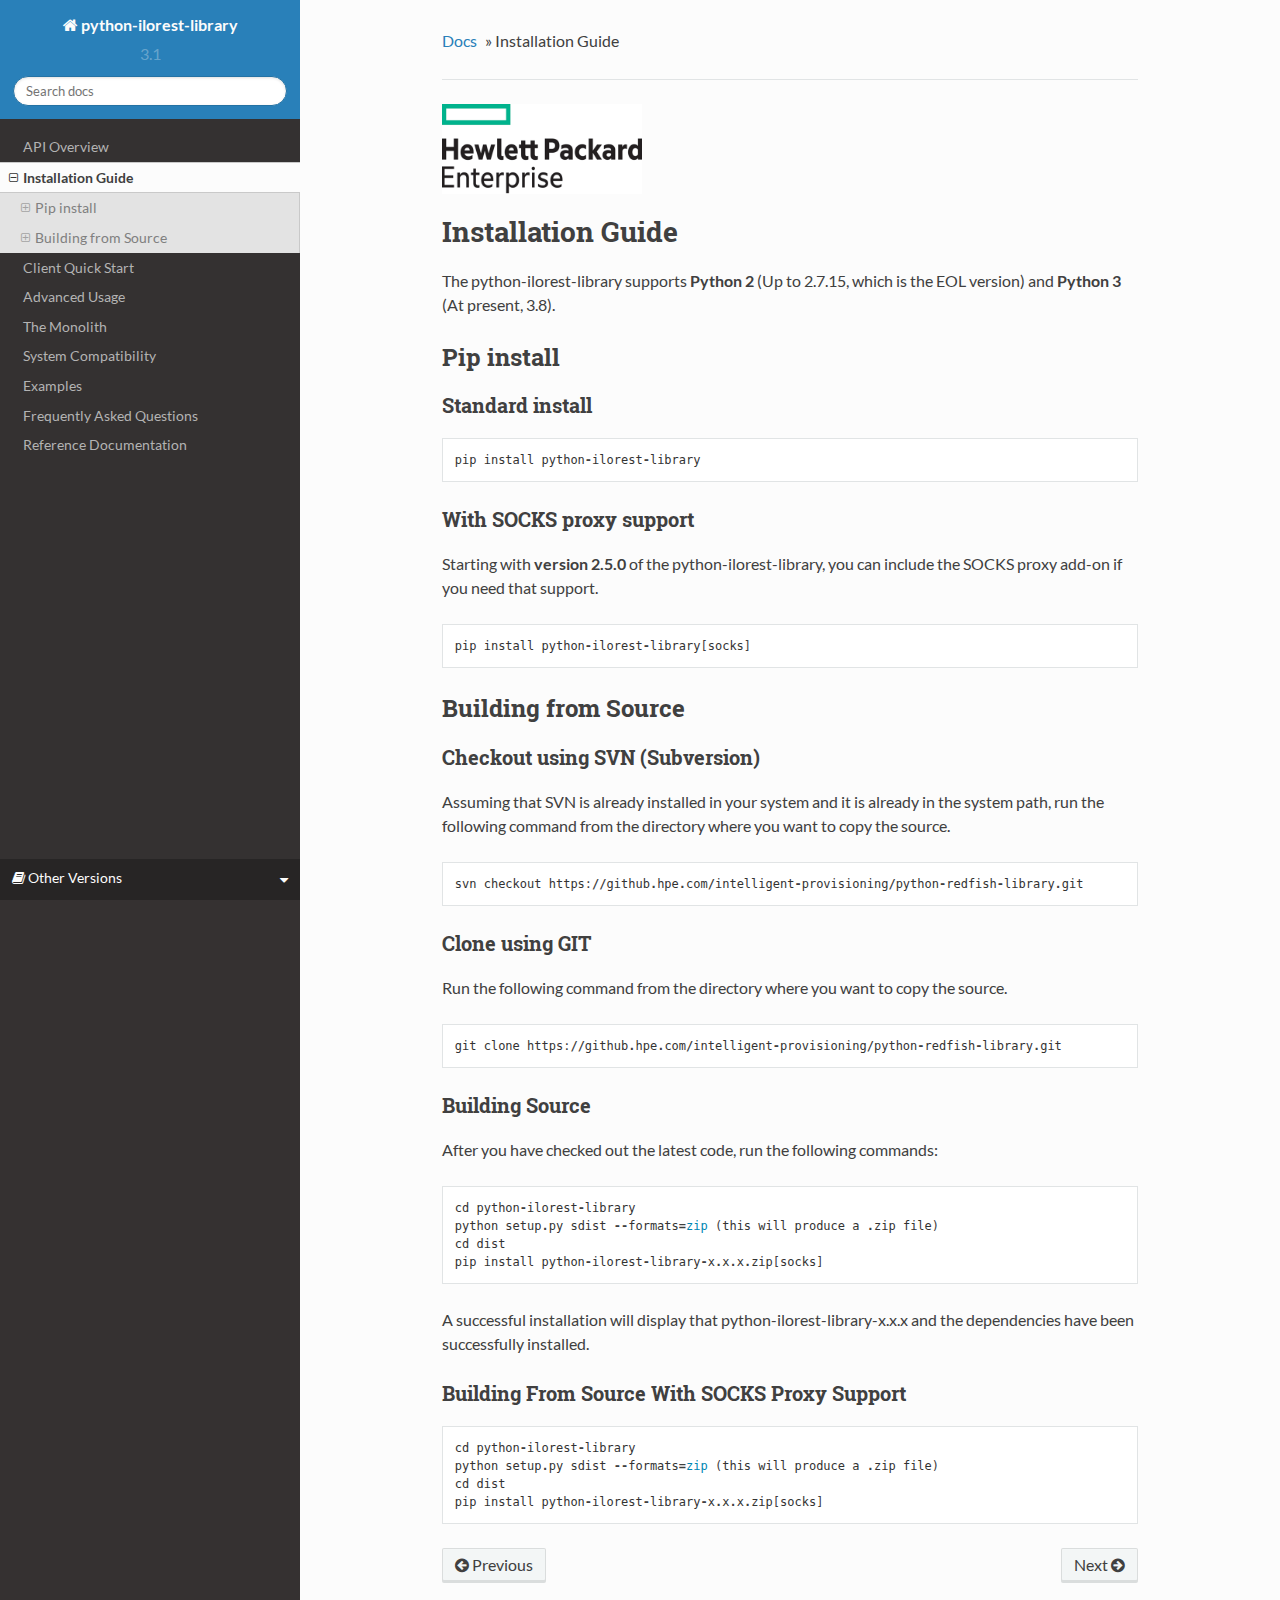
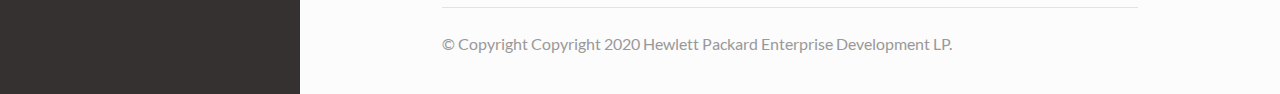
<file: Installation-Guide.html>
<!DOCTYPE html>
<!--[if IE 8]><html class="no-js lt-ie9" lang="en" > <![endif]-->
<!--[if gt IE 8]><!--> <html class="no-js" lang="en" > <!--<![endif]-->
<head>
  <meta charset="utf-8">

  <meta name="viewport" content="width=device-width, initial-scale=1.0">

  <title>Installation Guide &mdash; python-ilorest-library 3.2.1 documentation</title>















    <link rel="stylesheet" href="_static/css/theme.css" type="text/css" />





        <link rel="index" title="Index"
              href="genindex.html"/>
        <link rel="search" title="Search" href="search.html"/>
    <link rel="top" title="python-ilorest-library 3.2.1 documentation" href="index.html"/>
        <link rel="next" title="Client Quick Start" href="Client-Quick-Start.html"/>
        <link rel="prev" title="API Overview" href="API-Overview.html"/>


  <script src="_static/js/modernizr.min.js"></script>

</head>

<body class="wy-body-for-nav" role="document">


  <div class="wy-grid-for-nav">


    <nav data-toggle="wy-nav-shift" class="wy-nav-side">
      <div class="wy-side-scroll">
        <div class="wy-side-nav-search">



            <a href="index.html" class="icon icon-home"> python-ilorest-library



          </a>




              <div class="version">
                3.1
              </div>




<div role="search">
  <form id="rtd-search-form" class="wy-form" action="search.html" method="get">
    <input type="text" name="q" placeholder="Search docs" />
    <input type="hidden" name="check_keywords" value="yes" />
    <input type="hidden" name="area" value="default" />
  </form>
</div>


        </div>

        <div class="wy-menu wy-menu-vertical" data-spy="affix" role="navigation" aria-label="main navigation">



                <ul class="current">
<li class="toctree-l1"><a class="reference internal" href="API-Overview.html">API Overview</a></li>
<li class="toctree-l1 current"><a class="current reference internal" href="#">Installation Guide</a><ul>
<li class="toctree-l2"><a class="reference internal" href="#pip-install">Pip install</a><ul>
<li class="toctree-l3"><a class="reference internal" href="#standard-install">Standard install</a></li>
<li class="toctree-l3"><a class="reference internal" href="#with-socks-proxy-support">With SOCKS proxy support</a></li>
</ul>
</li>
<li class="toctree-l2"><a class="reference internal" href="#building-from-source">Building from Source</a><ul>
<li class="toctree-l3"><a class="reference internal" href="#checkout-using-svn-subversion">Checkout using SVN (Subversion)</a></li>
<li class="toctree-l3"><a class="reference internal" href="#clone-using-git">Clone using GIT</a></li>
<li class="toctree-l3"><a class="reference internal" href="#building-source">Building Source</a></li>
<li class="toctree-l3"><a class="reference internal" href="#building-from-source-with-socks-proxy-support">Building From Source With SOCKS Proxy Support</a></li>
</ul>
</li>
</ul>
</li>
<li class="toctree-l1"><a class="reference internal" href="Client-Quick-Start.html">Client Quick Start</a></li>
<li class="toctree-l1"><a class="reference internal" href="Advanced-Usage.html">Advanced Usage</a></li>
<li class="toctree-l1"><a class="reference internal" href="Monolith.html">The Monolith</a></li>
<li class="toctree-l1"><a class="reference internal" href="System-Compatibility.html">System Compatibility</a></li>
<li class="toctree-l1"><a class="reference internal" href="Examples.html">Examples</a></li>
<li class="toctree-l1"><a class="reference internal" href="Frequently-Asked-Questions.html">Frequently Asked Questions</a></li>
<li class="toctree-l1"><a class="reference internal" href="Reference.html">Reference Documentation</a></li>
</ul>



        </div>
      </div>
    </nav>

    <section data-toggle="wy-nav-shift" class="wy-nav-content-wrap">


      <nav class="wy-nav-top" role="navigation" aria-label="top navigation">
        <i data-toggle="wy-nav-top" class="fa fa-bars"></i>
        <a href="index.html">python-ilorest-library</a>
      </nav>



      <div class="wy-nav-content">
        <div class="rst-content">






<div role="navigation" aria-label="breadcrumbs navigation">
  <ul class="wy-breadcrumbs">
    <li><a href="index.html">Docs</a> &raquo;</li>

    <li>Installation Guide</li>
    <li class="wy-breadcrumbs-aside">


          <a href="_sources/Installation-Guide.rest.txt" rel="nofollow"></a>


    </li>
  </ul>
  <hr/>
</div>
          <div role="main" class="document" itemscope="itemscope" itemtype="http://schema.org/Article">
           <div itemprop="articleBody">

  <a class="reference internal image-reference" href="_images/hpe_logo2.png"><img alt="_images/hpe_logo2.png" src="_images/hpe_logo2.png" style="width: 150pt;" /></a>
<div class="line-block">
<div class="line"><br /></div>
</div>
<div class="section" id="installation-guide">
<h1>Installation Guide<a class="headerlink" href="#installation-guide" title="Permalink to this headline">¶</a></h1>
<p>The python-ilorest-library supports <strong>Python 2</strong> (Up to 2.7.15, which is the EOL version) and <strong>Python 3</strong> (At present, 3.8).</p>
<div class="section" id="pip-install">
<h2>Pip install<a class="headerlink" href="#pip-install" title="Permalink to this headline">¶</a></h2>
<div class="section" id="standard-install">
<h3>Standard install<a class="headerlink" href="#standard-install" title="Permalink to this headline">¶</a></h3>
<div class="highlight-default notranslate"><div class="highlight"><pre><span></span><span class="n">pip</span> <span class="n">install</span> <span class="n">python</span><span class="o">-</span><span class="n">ilorest</span><span class="o">-</span><span class="n">library</span>
</pre></div>
</div>
</div>
<div class="section" id="with-socks-proxy-support">
<h3>With SOCKS proxy support<a class="headerlink" href="#with-socks-proxy-support" title="Permalink to this headline">¶</a></h3>
<p>Starting with <strong>version 2.5.0</strong> of the python-ilorest-library, you can include the SOCKS proxy add-on if you need that support.</p>
<div class="highlight-default notranslate"><div class="highlight"><pre><span></span><span class="n">pip</span> <span class="n">install</span> <span class="n">python</span><span class="o">-</span><span class="n">ilorest</span><span class="o">-</span><span class="n">library</span><span class="p">[</span><span class="n">socks</span><span class="p">]</span>
</pre></div>
</div>
</div>
</div>
<div class="section" id="building-from-source">
<h2>Building from Source<a class="headerlink" href="#building-from-source" title="Permalink to this headline">¶</a></h2>
<div class="section" id="checkout-using-svn-subversion">
<h3>Checkout using SVN (Subversion)<a class="headerlink" href="#checkout-using-svn-subversion" title="Permalink to this headline">¶</a></h3>
<p>Assuming that SVN is already installed in your system and it is already in the system path, run the following command from the directory where you want to copy the source.</p>
<div class="highlight-default notranslate"><div class="highlight"><pre><span></span><span class="n">svn</span> <span class="n">checkout</span> <span class="n">https</span><span class="p">:</span><span class="o">//</span><span class="n">github</span><span class="o">.</span><span class="n">hpe</span><span class="o">.</span><span class="n">com</span><span class="o">/</span><span class="n">intelligent</span><span class="o">-</span><span class="n">provisioning</span><span class="o">/</span><span class="n">python</span><span class="o">-</span><span class="n">redfish</span><span class="o">-</span><span class="n">library</span><span class="o">.</span><span class="n">git</span>
</pre></div>
</div>
</div>
<div class="section" id="clone-using-git">
<h3>Clone using GIT<a class="headerlink" href="#clone-using-git" title="Permalink to this headline">¶</a></h3>
<p>Run the following command from the directory where you want to copy the source.</p>
<div class="highlight-default notranslate"><div class="highlight"><pre><span></span><span class="n">git</span> <span class="n">clone</span> <span class="n">https</span><span class="p">:</span><span class="o">//</span><span class="n">github</span><span class="o">.</span><span class="n">hpe</span><span class="o">.</span><span class="n">com</span><span class="o">/</span><span class="n">intelligent</span><span class="o">-</span><span class="n">provisioning</span><span class="o">/</span><span class="n">python</span><span class="o">-</span><span class="n">redfish</span><span class="o">-</span><span class="n">library</span><span class="o">.</span><span class="n">git</span>
</pre></div>
</div>
</div>
<div class="section" id="building-source">
<h3>Building Source<a class="headerlink" href="#building-source" title="Permalink to this headline">¶</a></h3>
<p>After you have checked out the latest code, run the following commands:</p>
<div class="highlight-default notranslate"><div class="highlight"><pre><span></span><span class="n">cd</span> <span class="n">python</span><span class="o">-</span><span class="n">ilorest</span><span class="o">-</span><span class="n">library</span>
<span class="n">python</span> <span class="n">setup</span><span class="o">.</span><span class="n">py</span> <span class="n">sdist</span> <span class="o">--</span><span class="n">formats</span><span class="o">=</span><span class="nb">zip</span> <span class="p">(</span><span class="n">this</span> <span class="n">will</span> <span class="n">produce</span> <span class="n">a</span> <span class="o">.</span><span class="n">zip</span> <span class="n">file</span><span class="p">)</span>
<span class="n">cd</span> <span class="n">dist</span>
<span class="n">pip</span> <span class="n">install</span> <span class="n">python</span><span class="o">-</span><span class="n">ilorest</span><span class="o">-</span><span class="n">library</span><span class="o">-</span><span class="n">x</span><span class="o">.</span><span class="n">x</span><span class="o">.</span><span class="n">x</span><span class="o">.</span><span class="n">zip</span><span class="p">[</span><span class="n">socks</span><span class="p">]</span>
</pre></div>
</div>
<p>A successful installation will display that python-ilorest-library-x.x.x and the dependencies have been successfully installed.</p>
</div>
<div class="section" id="building-from-source-with-socks-proxy-support">
<h3>Building From Source With SOCKS Proxy Support<a class="headerlink" href="#building-from-source-with-socks-proxy-support" title="Permalink to this headline">¶</a></h3>
<div class="highlight-default notranslate"><div class="highlight"><pre><span></span><span class="n">cd</span> <span class="n">python</span><span class="o">-</span><span class="n">ilorest</span><span class="o">-</span><span class="n">library</span>
<span class="n">python</span> <span class="n">setup</span><span class="o">.</span><span class="n">py</span> <span class="n">sdist</span> <span class="o">--</span><span class="n">formats</span><span class="o">=</span><span class="nb">zip</span> <span class="p">(</span><span class="n">this</span> <span class="n">will</span> <span class="n">produce</span> <span class="n">a</span> <span class="o">.</span><span class="n">zip</span> <span class="n">file</span><span class="p">)</span>
<span class="n">cd</span> <span class="n">dist</span>
<span class="n">pip</span> <span class="n">install</span> <span class="n">python</span><span class="o">-</span><span class="n">ilorest</span><span class="o">-</span><span class="n">library</span><span class="o">-</span><span class="n">x</span><span class="o">.</span><span class="n">x</span><span class="o">.</span><span class="n">x</span><span class="o">.</span><span class="n">zip</span><span class="p">[</span><span class="n">socks</span><span class="p">]</span>
</pre></div>
</div>
</div>
</div>
</div>


           </div>
          </div>
          <footer>

    <div class="rst-footer-buttons" role="navigation" aria-label="footer navigation">

        <a href="Client-Quick-Start.html" class="btn btn-neutral float-right" title="Client Quick Start" accesskey="n">Next <span class="fa fa-arrow-circle-right"></span></a>


        <a href="API-Overview.html" class="btn btn-neutral" title="API Overview" accesskey="p"><span class="fa fa-arrow-circle-left"></span> Previous</a>

    </div>


  <hr/>

  <div role="contentinfo">
    <p>
        &copy; Copyright Copyright 2020 Hewlett Packard Enterprise Development LP.

    </p>
  </div>


</footer>

        </div>
      </div>

    </section>

  </div>


  <div class="rst-versions" data-toggle="rst-versions" role="note" aria-label="versions">
    <span class="rst-current-version" data-toggle="rst-current-version">
      <span class="fa fa-book"> Other Versions</span>
      <span class="fa fa-caret-down"></span>
    </span>
    <div class="rst-other-versions">
      <dl>
        <dt>Versions</dt>
          <dd><a href="https://pages.github.hpe.com/intelligent-provisioning/python-redfish-library/">latest</dd>
          <dd><a href="https://pages.github.hpe.com/intelligent-provisioning/python-redfish-library/3.0/">3.0</dd>
      </dl>

    </div>
  </div>





    <script type="text/javascript">
        var DOCUMENTATION_OPTIONS = {
            URL_ROOT:'./',
            VERSION:'3.2.1',
            COLLAPSE_INDEX:false,
            FILE_SUFFIX:'.html',
            HAS_SOURCE:  true
        };
    </script>
      <script type="text/javascript" src="_static/jquery.js"></script>
      <script type="text/javascript" src="_static/underscore.js"></script>
      <script type="text/javascript" src="_static/doctools.js"></script>
      <script type="text/javascript" src="_static/language_data.js"></script>





    <script type="text/javascript" src="_static/js/theme.js"></script>




  <script type="text/javascript">
      jQuery(function () {
          SphinxRtdTheme.StickyNav.enable();
      });
  </script>


</body>
</html>
</file>
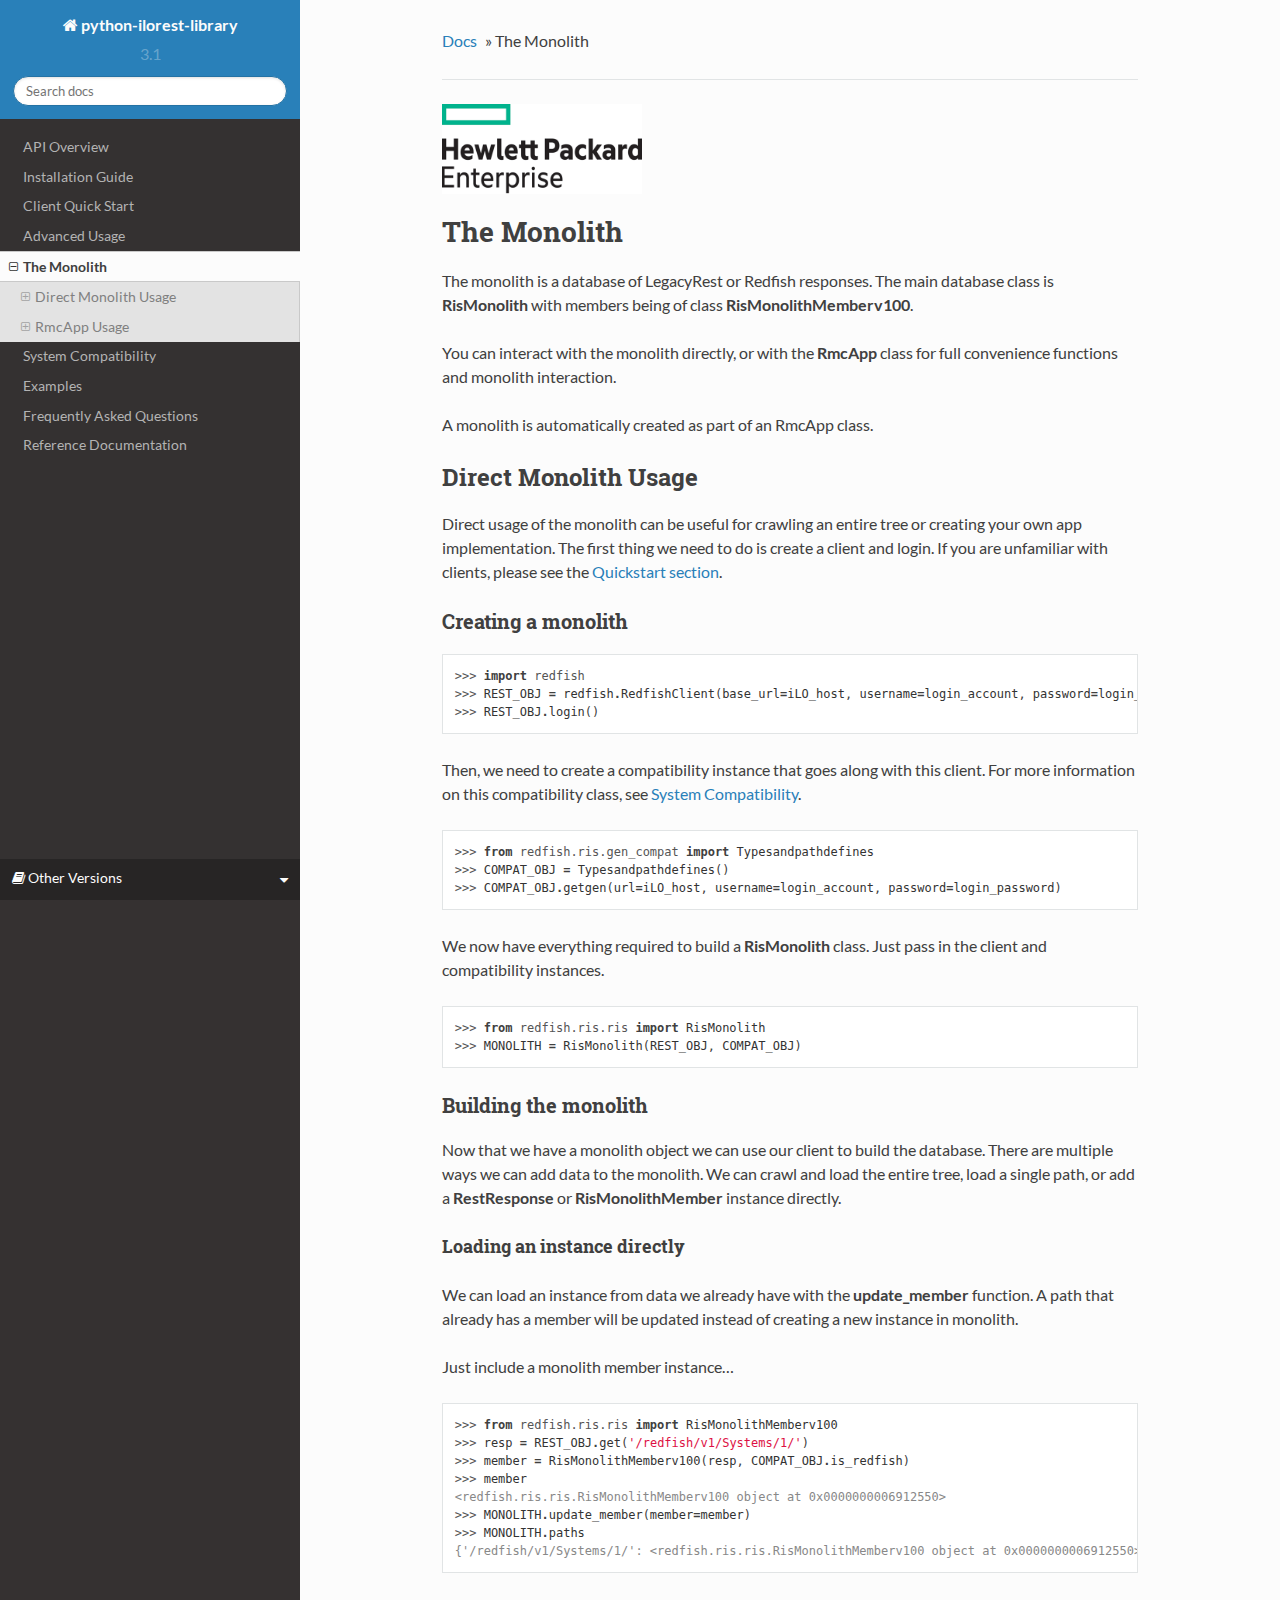
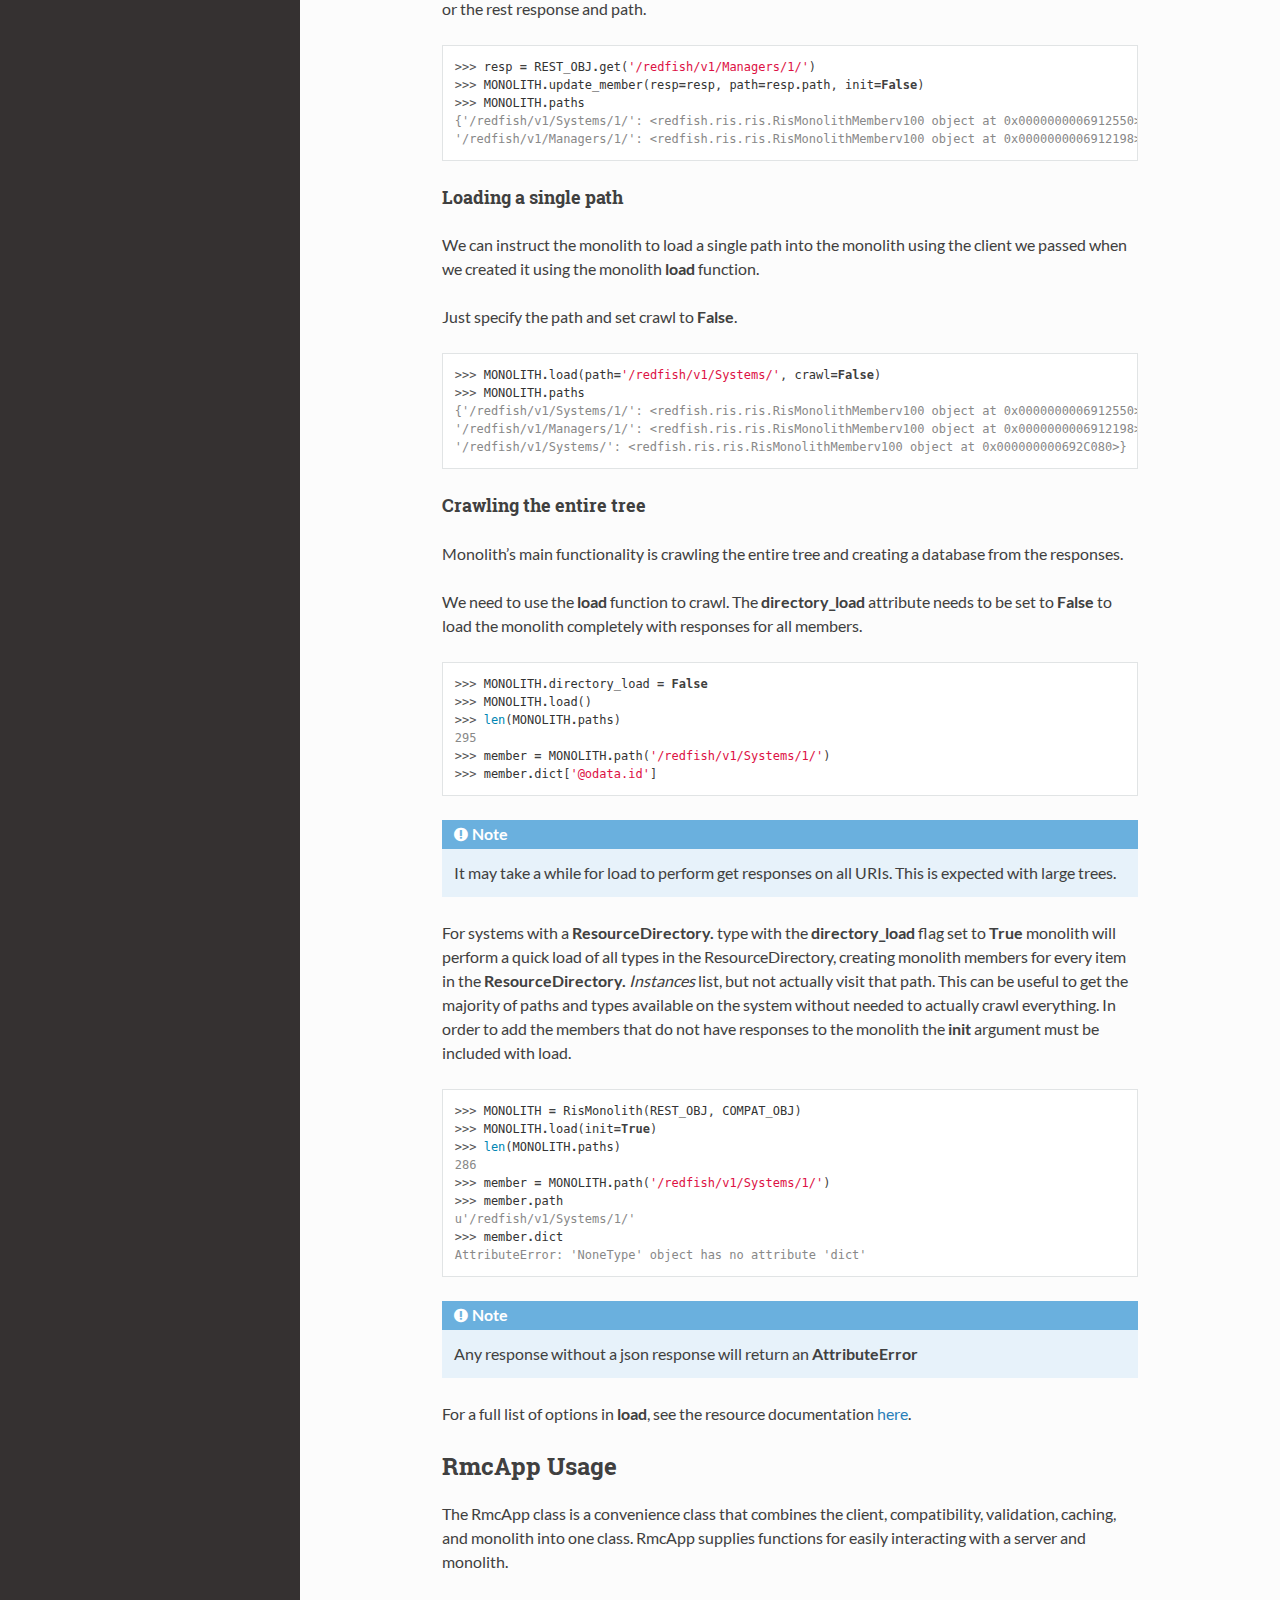
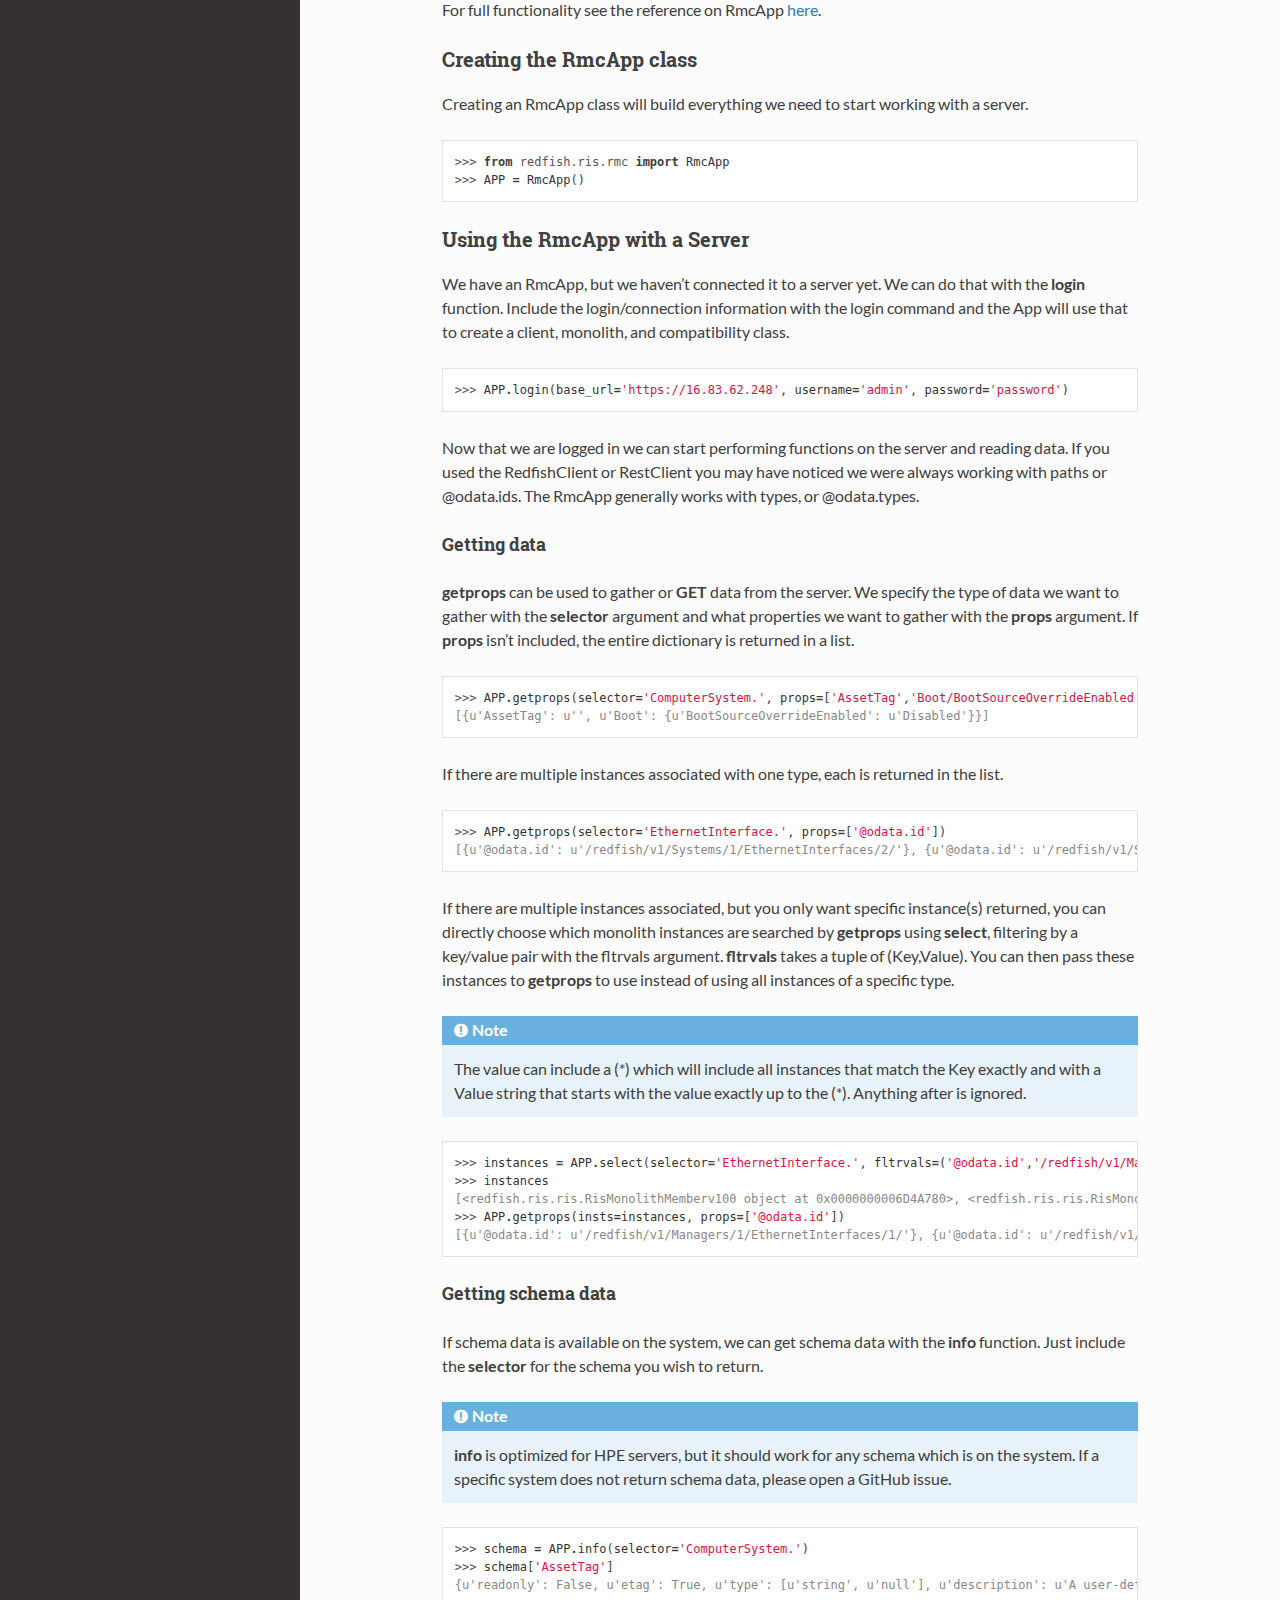
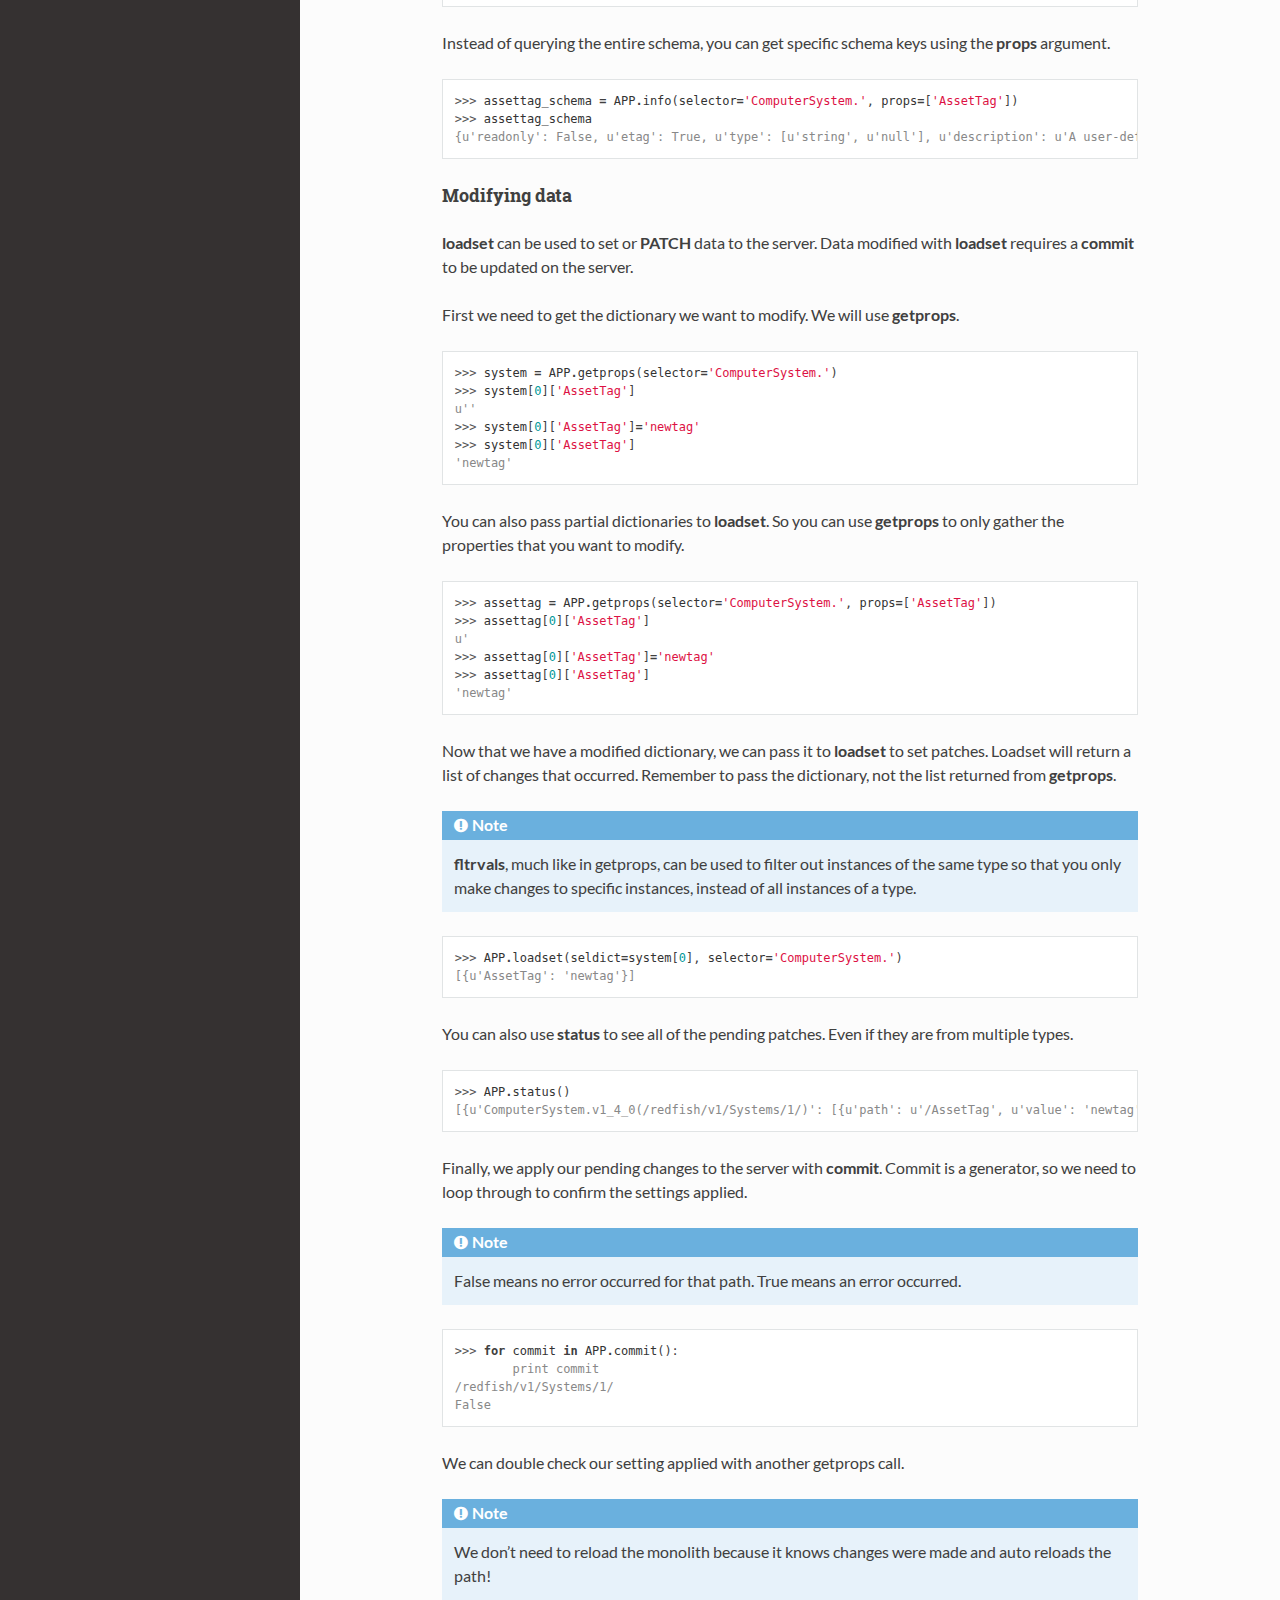
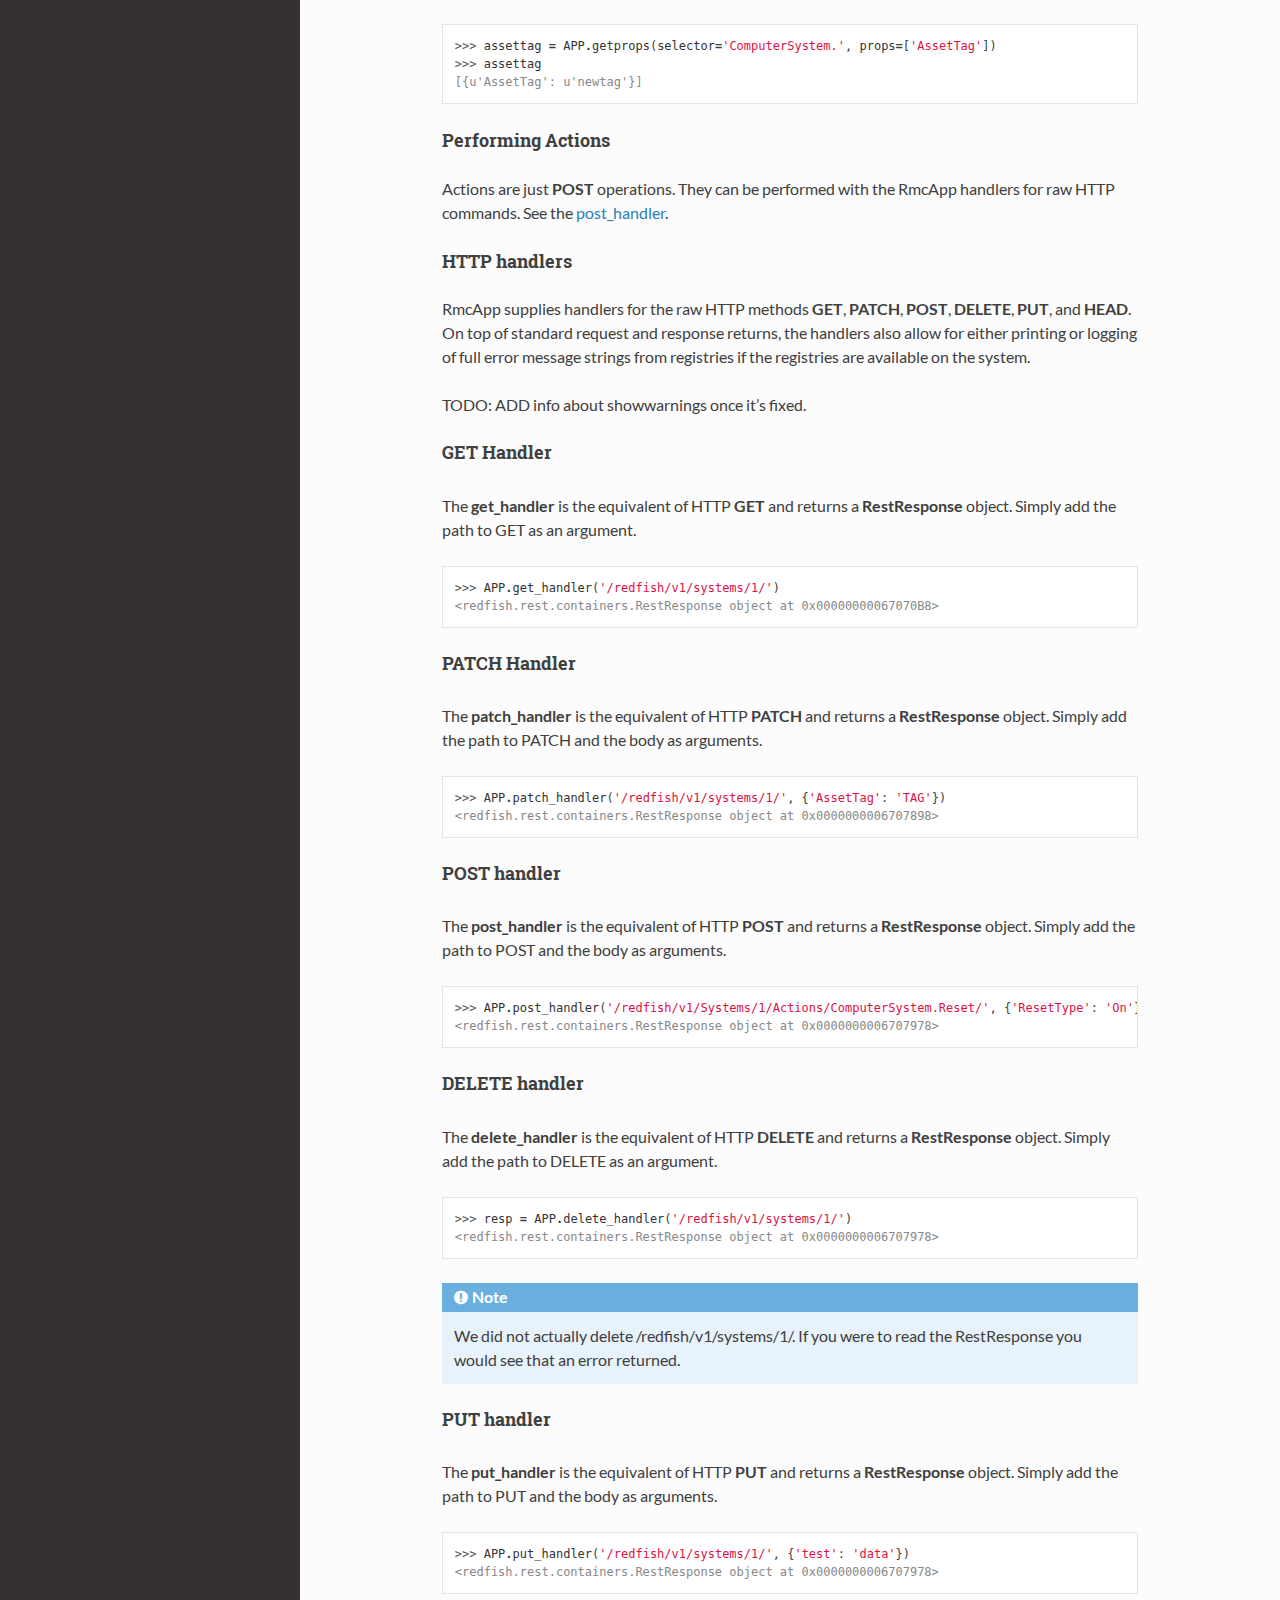
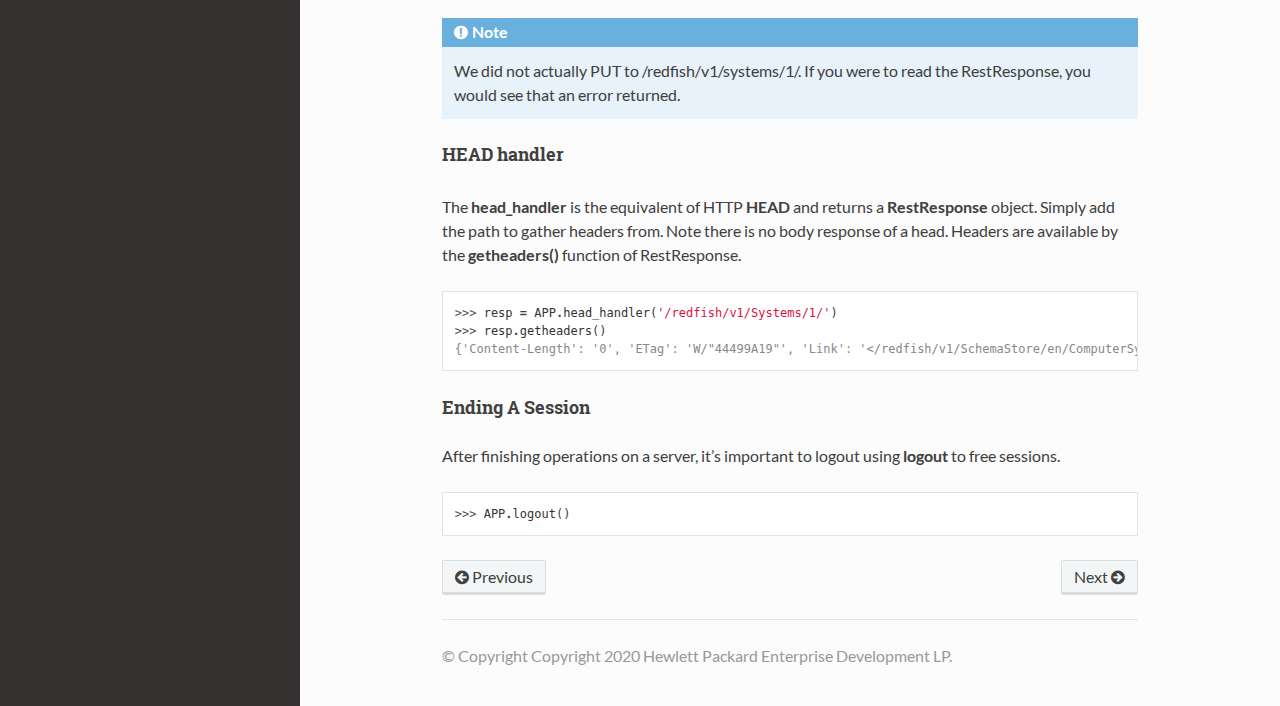
<file: Monolith.html>
<!DOCTYPE html>
<!--[if IE 8]><html class="no-js lt-ie9" lang="en" > <![endif]-->
<!--[if gt IE 8]><!--> <html class="no-js" lang="en" > <!--<![endif]-->
<head>
  <meta charset="utf-8">

  <meta name="viewport" content="width=device-width, initial-scale=1.0">

  <title>The Monolith &mdash; python-ilorest-library 3.2.1 documentation</title>















    <link rel="stylesheet" href="_static/css/theme.css" type="text/css" />





        <link rel="index" title="Index"
              href="genindex.html"/>
        <link rel="search" title="Search" href="search.html"/>
    <link rel="top" title="python-ilorest-library 3.2.1 documentation" href="index.html"/>
        <link rel="next" title="System Compatibility" href="System-Compatibility.html"/>
        <link rel="prev" title="Advanced Usage" href="Advanced-Usage.html"/>


  <script src="_static/js/modernizr.min.js"></script>

</head>

<body class="wy-body-for-nav" role="document">


  <div class="wy-grid-for-nav">


    <nav data-toggle="wy-nav-shift" class="wy-nav-side">
      <div class="wy-side-scroll">
        <div class="wy-side-nav-search">



            <a href="index.html" class="icon icon-home"> python-ilorest-library



          </a>




              <div class="version">
                3.1
              </div>




<div role="search">
  <form id="rtd-search-form" class="wy-form" action="search.html" method="get">
    <input type="text" name="q" placeholder="Search docs" />
    <input type="hidden" name="check_keywords" value="yes" />
    <input type="hidden" name="area" value="default" />
  </form>
</div>


        </div>

        <div class="wy-menu wy-menu-vertical" data-spy="affix" role="navigation" aria-label="main navigation">



                <ul class="current">
<li class="toctree-l1"><a class="reference internal" href="API-Overview.html">API Overview</a></li>
<li class="toctree-l1"><a class="reference internal" href="Installation-Guide.html">Installation Guide</a></li>
<li class="toctree-l1"><a class="reference internal" href="Client-Quick-Start.html">Client Quick Start</a></li>
<li class="toctree-l1"><a class="reference internal" href="Advanced-Usage.html">Advanced Usage</a></li>
<li class="toctree-l1 current"><a class="current reference internal" href="#">The Monolith</a><ul>
<li class="toctree-l2"><a class="reference internal" href="#direct-monolith-usage">Direct Monolith Usage</a><ul>
<li class="toctree-l3"><a class="reference internal" href="#creating-a-monolith">Creating a monolith</a></li>
<li class="toctree-l3"><a class="reference internal" href="#building-the-monolith">Building the monolith</a><ul>
<li class="toctree-l4"><a class="reference internal" href="#loading-an-instance-directly">Loading an instance directly</a></li>
<li class="toctree-l4"><a class="reference internal" href="#loading-a-single-path">Loading a single path</a></li>
<li class="toctree-l4"><a class="reference internal" href="#crawling-the-entire-tree">Crawling the entire tree</a></li>
</ul>
</li>
</ul>
</li>
<li class="toctree-l2"><a class="reference internal" href="#rmcapp-usage">RmcApp Usage</a><ul>
<li class="toctree-l3"><a class="reference internal" href="#creating-the-rmcapp-class">Creating the RmcApp class</a></li>
<li class="toctree-l3"><a class="reference internal" href="#using-the-rmcapp-with-a-server">Using the RmcApp with a Server</a><ul>
<li class="toctree-l4"><a class="reference internal" href="#getting-data">Getting data</a></li>
<li class="toctree-l4"><a class="reference internal" href="#getting-schema-data">Getting schema data</a></li>
<li class="toctree-l4"><a class="reference internal" href="#modifying-data">Modifying data</a></li>
<li class="toctree-l4"><a class="reference internal" href="#performing-actions">Performing Actions</a></li>
<li class="toctree-l4"><a class="reference internal" href="#http-handlers">HTTP handlers</a></li>
<li class="toctree-l4"><a class="reference internal" href="#ending-a-session">Ending A Session</a></li>
</ul>
</li>
</ul>
</li>
</ul>
</li>
<li class="toctree-l1"><a class="reference internal" href="System-Compatibility.html">System Compatibility</a></li>
<li class="toctree-l1"><a class="reference internal" href="Examples.html">Examples</a></li>
<li class="toctree-l1"><a class="reference internal" href="Frequently-Asked-Questions.html">Frequently Asked Questions</a></li>
<li class="toctree-l1"><a class="reference internal" href="Reference.html">Reference Documentation</a></li>
</ul>



        </div>
      </div>
    </nav>

    <section data-toggle="wy-nav-shift" class="wy-nav-content-wrap">


      <nav class="wy-nav-top" role="navigation" aria-label="top navigation">
        <i data-toggle="wy-nav-top" class="fa fa-bars"></i>
        <a href="index.html">python-ilorest-library</a>
      </nav>



      <div class="wy-nav-content">
        <div class="rst-content">






<div role="navigation" aria-label="breadcrumbs navigation">
  <ul class="wy-breadcrumbs">
    <li><a href="index.html">Docs</a> &raquo;</li>

    <li>The Monolith</li>
    <li class="wy-breadcrumbs-aside">


          <a href="_sources/Monolith.rest.txt" rel="nofollow"></a>


    </li>
  </ul>
  <hr/>
</div>
          <div role="main" class="document" itemscope="itemscope" itemtype="http://schema.org/Article">
           <div itemprop="articleBody">

  <a class="reference internal image-reference" href="_images/hpe_logo2.png"><img alt="_images/hpe_logo2.png" src="_images/hpe_logo2.png" style="width: 150pt;" /></a>
<div class="line-block">
<div class="line"><br /></div>
</div>
<div class="toctree-wrapper compound">
</div>
<div class="section" id="the-monolith">
<h1>The Monolith<a class="headerlink" href="#the-monolith" title="Permalink to this headline">¶</a></h1>
<p>The monolith is a database of LegacyRest or Redfish responses. The main database class is <strong>RisMonolith</strong> with members being of class <strong>RisMonolithMemberv100</strong>.</p>
<p>You can interact with the monolith directly, or with the <strong>RmcApp</strong> class for full convenience functions and monolith interaction.</p>
<p>A monolith is automatically created as part of an RmcApp class.</p>
<div class="section" id="direct-monolith-usage">
<h2>Direct Monolith Usage<a class="headerlink" href="#direct-monolith-usage" title="Permalink to this headline">¶</a></h2>
<p>Direct usage of the monolith can be useful for crawling an entire tree or creating your own app
implementation. The first thing we need to do is create a client and login.
If you are unfamiliar with clients, please see the <a class="reference external" href="Quick-Start.html">Quickstart section</a>.</p>
<div class="section" id="creating-a-monolith">
<h3>Creating a monolith<a class="headerlink" href="#creating-a-monolith" title="Permalink to this headline">¶</a></h3>
<div class="doctest highlight-default notranslate"><div class="highlight"><pre><span></span><span class="gp">&gt;&gt;&gt; </span><span class="kn">import</span> <span class="nn">redfish</span>
<span class="gp">&gt;&gt;&gt; </span><span class="n">REST_OBJ</span> <span class="o">=</span> <span class="n">redfish</span><span class="o">.</span><span class="n">RedfishClient</span><span class="p">(</span><span class="n">base_url</span><span class="o">=</span><span class="n">iLO_host</span><span class="p">,</span> <span class="n">username</span><span class="o">=</span><span class="n">login_account</span><span class="p">,</span> <span class="n">password</span><span class="o">=</span><span class="n">login_password</span><span class="p">)</span>
<span class="gp">&gt;&gt;&gt; </span><span class="n">REST_OBJ</span><span class="o">.</span><span class="n">login</span><span class="p">()</span>
</pre></div>
</div>
<p>Then, we need to create a compatibility instance that goes along with this client. For more information
on this compatibility class, see <a class="reference external" href="System-Compatibility.html">System Compatibility</a>.</p>
<div class="doctest highlight-default notranslate"><div class="highlight"><pre><span></span><span class="gp">&gt;&gt;&gt; </span><span class="kn">from</span> <span class="nn">redfish.ris.gen_compat</span> <span class="kn">import</span> <span class="n">Typesandpathdefines</span>
<span class="gp">&gt;&gt;&gt; </span><span class="n">COMPAT_OBJ</span> <span class="o">=</span> <span class="n">Typesandpathdefines</span><span class="p">()</span>
<span class="gp">&gt;&gt;&gt; </span><span class="n">COMPAT_OBJ</span><span class="o">.</span><span class="n">getgen</span><span class="p">(</span><span class="n">url</span><span class="o">=</span><span class="n">iLO_host</span><span class="p">,</span> <span class="n">username</span><span class="o">=</span><span class="n">login_account</span><span class="p">,</span> <span class="n">password</span><span class="o">=</span><span class="n">login_password</span><span class="p">)</span>
</pre></div>
</div>
<p>We now have everything required to build a <strong>RisMonolith</strong> class. Just pass in the client and
compatibility instances.</p>
<div class="doctest highlight-default notranslate"><div class="highlight"><pre><span></span><span class="gp">&gt;&gt;&gt; </span><span class="kn">from</span> <span class="nn">redfish.ris.ris</span> <span class="kn">import</span> <span class="n">RisMonolith</span>
<span class="gp">&gt;&gt;&gt; </span><span class="n">MONOLITH</span> <span class="o">=</span> <span class="n">RisMonolith</span><span class="p">(</span><span class="n">REST_OBJ</span><span class="p">,</span> <span class="n">COMPAT_OBJ</span><span class="p">)</span>
</pre></div>
</div>
</div>
<div class="section" id="building-the-monolith">
<h3>Building the monolith<a class="headerlink" href="#building-the-monolith" title="Permalink to this headline">¶</a></h3>
<p>Now that we have a monolith object we can use our client to build the database.
There are multiple ways we can add data to the monolith. We can crawl and load the entire tree,
load a single path, or add a <strong>RestResponse</strong> or <strong>RisMonolithMember</strong> instance directly.</p>
<div class="section" id="loading-an-instance-directly">
<h4>Loading an instance directly<a class="headerlink" href="#loading-an-instance-directly" title="Permalink to this headline">¶</a></h4>
<p>We can load an instance from data we already have with the <strong>update_member</strong> function.
A path that already has a member will be updated instead of creating a new instance in monolith.</p>
<p>Just include a monolith member instance…</p>
<div class="doctest highlight-default notranslate"><div class="highlight"><pre><span></span><span class="gp">&gt;&gt;&gt; </span><span class="kn">from</span> <span class="nn">redfish.ris.ris</span> <span class="kn">import</span> <span class="n">RisMonolithMemberv100</span>
<span class="gp">&gt;&gt;&gt; </span><span class="n">resp</span> <span class="o">=</span> <span class="n">REST_OBJ</span><span class="o">.</span><span class="n">get</span><span class="p">(</span><span class="s1">&#39;/redfish/v1/Systems/1/&#39;</span><span class="p">)</span>
<span class="gp">&gt;&gt;&gt; </span><span class="n">member</span> <span class="o">=</span> <span class="n">RisMonolithMemberv100</span><span class="p">(</span><span class="n">resp</span><span class="p">,</span> <span class="n">COMPAT_OBJ</span><span class="o">.</span><span class="n">is_redfish</span><span class="p">)</span>
<span class="gp">&gt;&gt;&gt; </span><span class="n">member</span>
<span class="go">&lt;redfish.ris.ris.RisMonolithMemberv100 object at 0x0000000006912550&gt;</span>
<span class="gp">&gt;&gt;&gt; </span><span class="n">MONOLITH</span><span class="o">.</span><span class="n">update_member</span><span class="p">(</span><span class="n">member</span><span class="o">=</span><span class="n">member</span><span class="p">)</span>
<span class="gp">&gt;&gt;&gt; </span><span class="n">MONOLITH</span><span class="o">.</span><span class="n">paths</span>
<span class="go">{&#39;/redfish/v1/Systems/1/&#39;: &lt;redfish.ris.ris.RisMonolithMemberv100 object at 0x0000000006912550&gt;}</span>
</pre></div>
</div>
<p>or the rest response and path.</p>
<div class="doctest highlight-default notranslate"><div class="highlight"><pre><span></span><span class="gp">&gt;&gt;&gt; </span><span class="n">resp</span> <span class="o">=</span> <span class="n">REST_OBJ</span><span class="o">.</span><span class="n">get</span><span class="p">(</span><span class="s1">&#39;/redfish/v1/Managers/1/&#39;</span><span class="p">)</span>
<span class="gp">&gt;&gt;&gt; </span><span class="n">MONOLITH</span><span class="o">.</span><span class="n">update_member</span><span class="p">(</span><span class="n">resp</span><span class="o">=</span><span class="n">resp</span><span class="p">,</span> <span class="n">path</span><span class="o">=</span><span class="n">resp</span><span class="o">.</span><span class="n">path</span><span class="p">,</span> <span class="n">init</span><span class="o">=</span><span class="kc">False</span><span class="p">)</span>
<span class="gp">&gt;&gt;&gt; </span><span class="n">MONOLITH</span><span class="o">.</span><span class="n">paths</span>
<span class="go">{&#39;/redfish/v1/Systems/1/&#39;: &lt;redfish.ris.ris.RisMonolithMemberv100 object at 0x0000000006912550&gt;,</span>
<span class="go">&#39;/redfish/v1/Managers/1/&#39;: &lt;redfish.ris.ris.RisMonolithMemberv100 object at 0x0000000006912198&gt;}</span>
</pre></div>
</div>
</div>
<div class="section" id="loading-a-single-path">
<h4>Loading a single path<a class="headerlink" href="#loading-a-single-path" title="Permalink to this headline">¶</a></h4>
<p>We can instruct the monolith to load a single path into the monolith using the client we passed when
we created it using the monolith <strong>load</strong> function.</p>
<p>Just specify the path and set crawl to <strong>False</strong>.</p>
<div class="doctest highlight-default notranslate"><div class="highlight"><pre><span></span><span class="gp">&gt;&gt;&gt; </span><span class="n">MONOLITH</span><span class="o">.</span><span class="n">load</span><span class="p">(</span><span class="n">path</span><span class="o">=</span><span class="s1">&#39;/redfish/v1/Systems/&#39;</span><span class="p">,</span> <span class="n">crawl</span><span class="o">=</span><span class="kc">False</span><span class="p">)</span>
<span class="gp">&gt;&gt;&gt; </span><span class="n">MONOLITH</span><span class="o">.</span><span class="n">paths</span>
<span class="go">{&#39;/redfish/v1/Systems/1/&#39;: &lt;redfish.ris.ris.RisMonolithMemberv100 object at 0x0000000006912550&gt;,</span>
<span class="go">&#39;/redfish/v1/Managers/1/&#39;: &lt;redfish.ris.ris.RisMonolithMemberv100 object at 0x0000000006912198&gt;,</span>
<span class="go">&#39;/redfish/v1/Systems/&#39;: &lt;redfish.ris.ris.RisMonolithMemberv100 object at 0x000000000692C080&gt;}</span>
</pre></div>
</div>
</div>
<div class="section" id="crawling-the-entire-tree">
<h4>Crawling the entire tree<a class="headerlink" href="#crawling-the-entire-tree" title="Permalink to this headline">¶</a></h4>
<p>Monolith’s main functionality is crawling the entire tree and creating a database from the responses.</p>
<p>We need to use the <strong>load</strong> function to crawl. The <strong>directory_load</strong> attribute needs to be set to <strong>False</strong> to
load the monolith completely with responses for all members.</p>
<div class="doctest highlight-default notranslate"><div class="highlight"><pre><span></span><span class="gp">&gt;&gt;&gt; </span><span class="n">MONOLITH</span><span class="o">.</span><span class="n">directory_load</span> <span class="o">=</span> <span class="kc">False</span>
<span class="gp">&gt;&gt;&gt; </span><span class="n">MONOLITH</span><span class="o">.</span><span class="n">load</span><span class="p">()</span>
<span class="gp">&gt;&gt;&gt; </span><span class="nb">len</span><span class="p">(</span><span class="n">MONOLITH</span><span class="o">.</span><span class="n">paths</span><span class="p">)</span>
<span class="go">295</span>
<span class="gp">&gt;&gt;&gt; </span><span class="n">member</span> <span class="o">=</span> <span class="n">MONOLITH</span><span class="o">.</span><span class="n">path</span><span class="p">(</span><span class="s1">&#39;/redfish/v1/Systems/1/&#39;</span><span class="p">)</span>
<span class="gp">&gt;&gt;&gt; </span><span class="n">member</span><span class="o">.</span><span class="n">dict</span><span class="p">[</span><span class="s1">&#39;@odata.id&#39;</span><span class="p">]</span>
</pre></div>
</div>
<div class="admonition note">
<p class="admonition-title">Note</p>
<p>It may take a while for load to perform get responses on all URIs. This is expected with large trees.</p>
</div>
<p>For systems with a <strong>ResourceDirectory.</strong> type with the <strong>directory_load</strong> flag set to <strong>True</strong>
monolith will perform a quick load of all types in the ResourceDirectory, creating monolith
members for every item in the <strong>ResourceDirectory.</strong> <em>Instances</em> list, but not actually visit that path.
This can be useful to get the majority of paths and types available on the system without needed to
actually crawl everything. In order to add the members that do not have responses to the monolith the
<strong>init</strong> argument must be included with load.</p>
<div class="doctest highlight-default notranslate"><div class="highlight"><pre><span></span><span class="gp">&gt;&gt;&gt; </span><span class="n">MONOLITH</span> <span class="o">=</span> <span class="n">RisMonolith</span><span class="p">(</span><span class="n">REST_OBJ</span><span class="p">,</span> <span class="n">COMPAT_OBJ</span><span class="p">)</span>
<span class="gp">&gt;&gt;&gt; </span><span class="n">MONOLITH</span><span class="o">.</span><span class="n">load</span><span class="p">(</span><span class="n">init</span><span class="o">=</span><span class="kc">True</span><span class="p">)</span>
<span class="gp">&gt;&gt;&gt; </span><span class="nb">len</span><span class="p">(</span><span class="n">MONOLITH</span><span class="o">.</span><span class="n">paths</span><span class="p">)</span>
<span class="go">286</span>
<span class="gp">&gt;&gt;&gt; </span><span class="n">member</span> <span class="o">=</span> <span class="n">MONOLITH</span><span class="o">.</span><span class="n">path</span><span class="p">(</span><span class="s1">&#39;/redfish/v1/Systems/1/&#39;</span><span class="p">)</span>
<span class="gp">&gt;&gt;&gt; </span><span class="n">member</span><span class="o">.</span><span class="n">path</span>
<span class="go">u&#39;/redfish/v1/Systems/1/&#39;</span>
<span class="gp">&gt;&gt;&gt; </span><span class="n">member</span><span class="o">.</span><span class="n">dict</span>
<span class="go">AttributeError: &#39;NoneType&#39; object has no attribute &#39;dict&#39;</span>
</pre></div>
</div>
<div class="admonition note">
<p class="admonition-title">Note</p>
<p>Any response without a json response will return an <strong>AttributeError</strong></p>
</div>
<p>For a full list of options in <strong>load</strong>, see the resource documentation <a class="reference external" href="Reference.html#redfish.ris.ris.RisMonolith.load">here</a>.</p>
</div>
</div>
</div>
<div class="section" id="rmcapp-usage">
<h2>RmcApp Usage<a class="headerlink" href="#rmcapp-usage" title="Permalink to this headline">¶</a></h2>
<p>The RmcApp class is a convenience class that combines the client, compatibility, validation, caching, and monolith into one class.
RmcApp supplies functions for easily interacting with a server and monolith.</p>
<p>For full functionality see the reference on RmcApp <a class="reference external" href="Reference.html#module-redfish.ris.rmc">here</a>.</p>
<div class="section" id="creating-the-rmcapp-class">
<h3>Creating the RmcApp class<a class="headerlink" href="#creating-the-rmcapp-class" title="Permalink to this headline">¶</a></h3>
<p>Creating an RmcApp class will build everything we need to start working with a server.</p>
<div class="doctest highlight-default notranslate"><div class="highlight"><pre><span></span><span class="gp">&gt;&gt;&gt; </span><span class="kn">from</span> <span class="nn">redfish.ris.rmc</span> <span class="kn">import</span> <span class="n">RmcApp</span>
<span class="gp">&gt;&gt;&gt; </span><span class="n">APP</span> <span class="o">=</span> <span class="n">RmcApp</span><span class="p">()</span>
</pre></div>
</div>
</div>
<div class="section" id="using-the-rmcapp-with-a-server">
<h3>Using the RmcApp with a Server<a class="headerlink" href="#using-the-rmcapp-with-a-server" title="Permalink to this headline">¶</a></h3>
<p>We have an RmcApp, but we haven’t connected it to a server yet. We can do that with the <strong>login</strong> function. Include the login/connection
information with the login command and the App will use that to create a client, monolith, and compatibility class.</p>
<div class="doctest highlight-default notranslate"><div class="highlight"><pre><span></span><span class="gp">&gt;&gt;&gt; </span><span class="n">APP</span><span class="o">.</span><span class="n">login</span><span class="p">(</span><span class="n">base_url</span><span class="o">=</span><span class="s1">&#39;https://16.83.62.248&#39;</span><span class="p">,</span> <span class="n">username</span><span class="o">=</span><span class="s1">&#39;admin&#39;</span><span class="p">,</span> <span class="n">password</span><span class="o">=</span><span class="s1">&#39;password&#39;</span><span class="p">)</span>
</pre></div>
</div>
<p>Now that we are logged in we can start performing functions on the server and reading data. If you used the RedfishClient or RestClient
you may have noticed we were always working with paths or &#64;odata.ids. The RmcApp generally works with types, or &#64;odata.types.</p>
<div class="section" id="getting-data">
<h4>Getting data<a class="headerlink" href="#getting-data" title="Permalink to this headline">¶</a></h4>
<p><strong>getprops</strong> can be used to gather or <strong>GET</strong> data from the server. We specify the type of data we want to gather with the <strong>selector</strong> argument and what properties
we want to gather with the <strong>props</strong> argument. If <strong>props</strong> isn’t included, the entire dictionary is returned in a list.</p>
<div class="doctest highlight-default notranslate"><div class="highlight"><pre><span></span><span class="gp">&gt;&gt;&gt; </span><span class="n">APP</span><span class="o">.</span><span class="n">getprops</span><span class="p">(</span><span class="n">selector</span><span class="o">=</span><span class="s1">&#39;ComputerSystem.&#39;</span><span class="p">,</span> <span class="n">props</span><span class="o">=</span><span class="p">[</span><span class="s1">&#39;AssetTag&#39;</span><span class="p">,</span><span class="s1">&#39;Boot/BootSourceOverrideEnabled&#39;</span><span class="p">])</span>
<span class="go">[{u&#39;AssetTag&#39;: u&#39;&#39;, u&#39;Boot&#39;: {u&#39;BootSourceOverrideEnabled&#39;: u&#39;Disabled&#39;}}]</span>
</pre></div>
</div>
<p>If there are multiple instances associated with one type, each is returned in the list.</p>
<div class="doctest highlight-default notranslate"><div class="highlight"><pre><span></span><span class="gp">&gt;&gt;&gt; </span><span class="n">APP</span><span class="o">.</span><span class="n">getprops</span><span class="p">(</span><span class="n">selector</span><span class="o">=</span><span class="s1">&#39;EthernetInterface.&#39;</span><span class="p">,</span> <span class="n">props</span><span class="o">=</span><span class="p">[</span><span class="s1">&#39;@odata.id&#39;</span><span class="p">])</span>
<span class="go">[{u&#39;@odata.id&#39;: u&#39;/redfish/v1/Systems/1/EthernetInterfaces/2/&#39;}, {u&#39;@odata.id&#39;: u&#39;/redfish/v1/Systems/1/EthernetInterfaces/1/&#39;}, {u&#39;@odata.id&#39;: u&#39;/redfish/v1/Managers/1/EthernetInterfaces/1/&#39;}, {u&#39;@odata.id&#39;: u&#39;/redfish/v1/Systems/1/EthernetInterfaces/3/&#39;}, {u&#39;@odata.id&#39;: u&#39;/redfish/v1/Managers/1/EthernetInterfaces/2/&#39;}, {u&#39;@odata.id&#39;: u&#39;/redfish/v1/Systems/1/EthernetInterfaces/4/&#39;}, {u&#39;@odata.id&#39;: u&#39;/redfish/v1/Managers/1/EthernetInterfaces/3/&#39;}]</span>
</pre></div>
</div>
<p>If there are multiple instances associated, but you only want specific instance(s) returned, you can directly choose which monolith instances are
searched by <strong>getprops</strong> using <strong>select</strong>, filtering by a key/value pair with the fltrvals argument. <strong>fltrvals</strong> takes a tuple of (Key,Value).
You can then pass these instances to <strong>getprops</strong> to use instead of using all instances of a specific type.</p>
<div class="admonition note">
<p class="admonition-title">Note</p>
<p>The value can include a (*) which will include all instances that match the Key exactly and with a Value string that starts with the value exactly up to the (*). Anything after is ignored.</p>
</div>
<div class="doctest highlight-default notranslate"><div class="highlight"><pre><span></span><span class="gp">&gt;&gt;&gt; </span><span class="n">instances</span> <span class="o">=</span> <span class="n">APP</span><span class="o">.</span><span class="n">select</span><span class="p">(</span><span class="n">selector</span><span class="o">=</span><span class="s1">&#39;EthernetInterface.&#39;</span><span class="p">,</span> <span class="n">fltrvals</span><span class="o">=</span><span class="p">(</span><span class="s1">&#39;@odata.id&#39;</span><span class="p">,</span><span class="s1">&#39;/redfish/v1/Managers/*&#39;</span><span class="p">))</span>
<span class="gp">&gt;&gt;&gt; </span><span class="n">instances</span>
<span class="go">[&lt;redfish.ris.ris.RisMonolithMemberv100 object at 0x0000000006D4A780&gt;, &lt;redfish.ris.ris.RisMonolithMemberv100 object at 0x0000000006D554E0&gt;, &lt;redfish.ris.ris.RisMonolithMemberv100 object at 0x0000000006D797B8&gt;]</span>
<span class="gp">&gt;&gt;&gt; </span><span class="n">APP</span><span class="o">.</span><span class="n">getprops</span><span class="p">(</span><span class="n">insts</span><span class="o">=</span><span class="n">instances</span><span class="p">,</span> <span class="n">props</span><span class="o">=</span><span class="p">[</span><span class="s1">&#39;@odata.id&#39;</span><span class="p">])</span>
<span class="go">[{u&#39;@odata.id&#39;: u&#39;/redfish/v1/Managers/1/EthernetInterfaces/1/&#39;}, {u&#39;@odata.id&#39;: u&#39;/redfish/v1/Managers/1/EthernetInterfaces/2/&#39;}, {u&#39;@odata.id&#39;: u&#39;/redfish/v1/Managers/1/EthernetInterfaces/3/&#39;}]</span>
</pre></div>
</div>
</div>
<div class="section" id="getting-schema-data">
<h4>Getting schema data<a class="headerlink" href="#getting-schema-data" title="Permalink to this headline">¶</a></h4>
<p>If schema data is available on the system, we can get schema data with the <strong>info</strong> function. Just include the <strong>selector</strong> for the schema you wish to return.</p>
<div class="admonition note">
<p class="admonition-title">Note</p>
<p><strong>info</strong> is optimized for HPE servers, but it should work for any schema which is on the system. If a specific system does not return schema data, please open a GitHub issue.</p>
</div>
<div class="doctest highlight-default notranslate"><div class="highlight"><pre><span></span><span class="gp">&gt;&gt;&gt; </span><span class="n">schema</span> <span class="o">=</span> <span class="n">APP</span><span class="o">.</span><span class="n">info</span><span class="p">(</span><span class="n">selector</span><span class="o">=</span><span class="s1">&#39;ComputerSystem.&#39;</span><span class="p">)</span>
<span class="gp">&gt;&gt;&gt; </span><span class="n">schema</span><span class="p">[</span><span class="s1">&#39;AssetTag&#39;</span><span class="p">]</span>
<span class="go">{u&#39;readonly&#39;: False, u&#39;etag&#39;: True, u&#39;type&#39;: [u&#39;string&#39;, u&#39;null&#39;], u&#39;description&#39;: u&#39;A user-definable tag that is used to track this system for inventory or other client purposes.&#39;}</span>
</pre></div>
</div>
<p>Instead of querying the entire schema, you can get specific schema keys using the <strong>props</strong> argument.</p>
<div class="doctest highlight-default notranslate"><div class="highlight"><pre><span></span><span class="gp">&gt;&gt;&gt; </span><span class="n">assettag_schema</span> <span class="o">=</span> <span class="n">APP</span><span class="o">.</span><span class="n">info</span><span class="p">(</span><span class="n">selector</span><span class="o">=</span><span class="s1">&#39;ComputerSystem.&#39;</span><span class="p">,</span> <span class="n">props</span><span class="o">=</span><span class="p">[</span><span class="s1">&#39;AssetTag&#39;</span><span class="p">])</span>
<span class="gp">&gt;&gt;&gt; </span><span class="n">assettag_schema</span>
<span class="go">{u&#39;readonly&#39;: False, u&#39;etag&#39;: True, u&#39;type&#39;: [u&#39;string&#39;, u&#39;null&#39;], u&#39;description&#39;: u&#39;A user-definable tag that is used to track this system for inventory or other client purposes.&#39;}</span>
</pre></div>
</div>
</div>
<div class="section" id="modifying-data">
<h4>Modifying data<a class="headerlink" href="#modifying-data" title="Permalink to this headline">¶</a></h4>
<p><strong>loadset</strong> can be used to set or <strong>PATCH</strong> data to the server. Data modified with <strong>loadset</strong> requires a <strong>commit</strong> to be updated on the server.</p>
<p>First we need to get the dictionary we want to modify. We will use <strong>getprops</strong>.</p>
<div class="doctest highlight-default notranslate"><div class="highlight"><pre><span></span><span class="gp">&gt;&gt;&gt; </span><span class="n">system</span> <span class="o">=</span> <span class="n">APP</span><span class="o">.</span><span class="n">getprops</span><span class="p">(</span><span class="n">selector</span><span class="o">=</span><span class="s1">&#39;ComputerSystem.&#39;</span><span class="p">)</span>
<span class="gp">&gt;&gt;&gt; </span><span class="n">system</span><span class="p">[</span><span class="mi">0</span><span class="p">][</span><span class="s1">&#39;AssetTag&#39;</span><span class="p">]</span>
<span class="go">u&#39;&#39;</span>
<span class="gp">&gt;&gt;&gt; </span><span class="n">system</span><span class="p">[</span><span class="mi">0</span><span class="p">][</span><span class="s1">&#39;AssetTag&#39;</span><span class="p">]</span><span class="o">=</span><span class="s1">&#39;newtag&#39;</span>
<span class="gp">&gt;&gt;&gt; </span><span class="n">system</span><span class="p">[</span><span class="mi">0</span><span class="p">][</span><span class="s1">&#39;AssetTag&#39;</span><span class="p">]</span>
<span class="go">&#39;newtag&#39;</span>
</pre></div>
</div>
<p>You can also pass partial dictionaries to <strong>loadset</strong>. So you can use <strong>getprops</strong> to only gather the properties that you want to modify.</p>
<div class="doctest highlight-default notranslate"><div class="highlight"><pre><span></span><span class="gp">&gt;&gt;&gt; </span><span class="n">assettag</span> <span class="o">=</span> <span class="n">APP</span><span class="o">.</span><span class="n">getprops</span><span class="p">(</span><span class="n">selector</span><span class="o">=</span><span class="s1">&#39;ComputerSystem.&#39;</span><span class="p">,</span> <span class="n">props</span><span class="o">=</span><span class="p">[</span><span class="s1">&#39;AssetTag&#39;</span><span class="p">])</span>
<span class="gp">&gt;&gt;&gt; </span><span class="n">assettag</span><span class="p">[</span><span class="mi">0</span><span class="p">][</span><span class="s1">&#39;AssetTag&#39;</span><span class="p">]</span>
<span class="go">u&#39;</span>
<span class="gp">&gt;&gt;&gt; </span><span class="n">assettag</span><span class="p">[</span><span class="mi">0</span><span class="p">][</span><span class="s1">&#39;AssetTag&#39;</span><span class="p">]</span><span class="o">=</span><span class="s1">&#39;newtag&#39;</span>
<span class="gp">&gt;&gt;&gt; </span><span class="n">assettag</span><span class="p">[</span><span class="mi">0</span><span class="p">][</span><span class="s1">&#39;AssetTag&#39;</span><span class="p">]</span>
<span class="go">&#39;newtag&#39;</span>
</pre></div>
</div>
<p>Now that we have a modified dictionary, we can pass it to <strong>loadset</strong> to set patches. Loadset will return a list of changes that occurred. Remember to pass the dictionary, not the list returned from <strong>getprops</strong>.</p>
<div class="admonition note">
<p class="admonition-title">Note</p>
<p><strong>fltrvals</strong>, much like in getprops, can be used to filter out instances of the same type so that you only make changes to specific instances, instead of all instances of a type.</p>
</div>
<div class="doctest highlight-default notranslate"><div class="highlight"><pre><span></span><span class="gp">&gt;&gt;&gt; </span><span class="n">APP</span><span class="o">.</span><span class="n">loadset</span><span class="p">(</span><span class="n">seldict</span><span class="o">=</span><span class="n">system</span><span class="p">[</span><span class="mi">0</span><span class="p">],</span> <span class="n">selector</span><span class="o">=</span><span class="s1">&#39;ComputerSystem.&#39;</span><span class="p">)</span>
<span class="go">[{u&#39;AssetTag&#39;: &#39;newtag&#39;}]</span>
</pre></div>
</div>
<p>You can also use <strong>status</strong> to see all of the pending patches. Even if they are from multiple types.</p>
<div class="doctest highlight-default notranslate"><div class="highlight"><pre><span></span><span class="gp">&gt;&gt;&gt; </span><span class="n">APP</span><span class="o">.</span><span class="n">status</span><span class="p">()</span>
<span class="go">[{u&#39;ComputerSystem.v1_4_0(/redfish/v1/Systems/1/)&#39;: [{u&#39;path&#39;: u&#39;/AssetTag&#39;, u&#39;value&#39;: &#39;newtag&#39;, u&#39;op&#39;: u&#39;replace&#39;}]}]</span>
</pre></div>
</div>
<p>Finally, we apply our pending changes to the server with <strong>commit</strong>. Commit is a generator, so we need to loop through to confirm the settings applied.</p>
<div class="admonition note">
<p class="admonition-title">Note</p>
<p>False means no error occurred for that path. True means an error occurred.</p>
</div>
<div class="doctest highlight-default notranslate"><div class="highlight"><pre><span></span><span class="gp">&gt;&gt;&gt; </span><span class="k">for</span> <span class="n">commit</span> <span class="ow">in</span> <span class="n">APP</span><span class="o">.</span><span class="n">commit</span><span class="p">():</span>
<span class="go">        print commit</span>
<span class="go">/redfish/v1/Systems/1/</span>
<span class="go">False</span>
</pre></div>
</div>
<p>We can double check our setting applied with another getprops call.</p>
<div class="admonition note">
<p class="admonition-title">Note</p>
<p>We don’t need to reload the monolith because it knows changes were made and auto reloads the path!</p>
</div>
<div class="doctest highlight-default notranslate"><div class="highlight"><pre><span></span><span class="gp">&gt;&gt;&gt; </span><span class="n">assettag</span> <span class="o">=</span> <span class="n">APP</span><span class="o">.</span><span class="n">getprops</span><span class="p">(</span><span class="n">selector</span><span class="o">=</span><span class="s1">&#39;ComputerSystem.&#39;</span><span class="p">,</span> <span class="n">props</span><span class="o">=</span><span class="p">[</span><span class="s1">&#39;AssetTag&#39;</span><span class="p">])</span>
<span class="gp">&gt;&gt;&gt; </span><span class="n">assettag</span>
<span class="go">[{u&#39;AssetTag&#39;: u&#39;newtag&#39;}]</span>
</pre></div>
</div>
</div>
<div class="section" id="performing-actions">
<h4>Performing Actions<a class="headerlink" href="#performing-actions" title="Permalink to this headline">¶</a></h4>
<p>Actions are just <strong>POST</strong> operations. They can be performed with the RmcApp handlers for raw HTTP commands. See the <a class="reference external" href="Monolith.html#id2">post_handler</a>.</p>
</div>
<div class="section" id="http-handlers">
<h4>HTTP handlers<a class="headerlink" href="#http-handlers" title="Permalink to this headline">¶</a></h4>
<p>RmcApp supplies handlers for the raw HTTP methods <strong>GET</strong>, <strong>PATCH</strong>, <strong>POST</strong>, <strong>DELETE</strong>, <strong>PUT</strong>, and <strong>HEAD</strong>. On top of standard request and response returns, the handlers
also allow for either printing or logging of full error message strings from registries if the registries are available on the system.</p>
<p>TODO: ADD info about showwarnings once it’s fixed.</p>
<div class="section" id="get-handler">
<h5>GET Handler<a class="headerlink" href="#get-handler" title="Permalink to this headline">¶</a></h5>
<p>The <strong>get_handler</strong> is the equivalent of HTTP <strong>GET</strong> and returns a <strong>RestResponse</strong> object. Simply add the path to GET as an argument.</p>
<div class="doctest highlight-default notranslate"><div class="highlight"><pre><span></span><span class="gp">&gt;&gt;&gt; </span><span class="n">APP</span><span class="o">.</span><span class="n">get_handler</span><span class="p">(</span><span class="s1">&#39;/redfish/v1/systems/1/&#39;</span><span class="p">)</span>
<span class="go">&lt;redfish.rest.containers.RestResponse object at 0x00000000067070B8&gt;</span>
</pre></div>
</div>
</div>
<div class="section" id="patch-handler">
<h5>PATCH Handler<a class="headerlink" href="#patch-handler" title="Permalink to this headline">¶</a></h5>
<p>The <strong>patch_handler</strong> is the equivalent of HTTP <strong>PATCH</strong> and returns a <strong>RestResponse</strong> object. Simply add the path to PATCH and the body as arguments.</p>
<div class="doctest highlight-default notranslate"><div class="highlight"><pre><span></span><span class="gp">&gt;&gt;&gt; </span><span class="n">APP</span><span class="o">.</span><span class="n">patch_handler</span><span class="p">(</span><span class="s1">&#39;/redfish/v1/systems/1/&#39;</span><span class="p">,</span> <span class="p">{</span><span class="s1">&#39;AssetTag&#39;</span><span class="p">:</span> <span class="s1">&#39;TAG&#39;</span><span class="p">})</span>
<span class="go">&lt;redfish.rest.containers.RestResponse object at 0x0000000006707898&gt;</span>
</pre></div>
</div>
</div>
<div class="section" id="id2">
<h5>POST handler<a class="headerlink" href="#id2" title="Permalink to this headline">¶</a></h5>
<p>The <strong>post_handler</strong> is the equivalent of HTTP <strong>POST</strong> and returns a <strong>RestResponse</strong> object. Simply add the path to POST and the body as arguments.</p>
<div class="doctest highlight-default notranslate"><div class="highlight"><pre><span></span><span class="gp">&gt;&gt;&gt; </span><span class="n">APP</span><span class="o">.</span><span class="n">post_handler</span><span class="p">(</span><span class="s1">&#39;/redfish/v1/Systems/1/Actions/ComputerSystem.Reset/&#39;</span><span class="p">,</span> <span class="p">{</span><span class="s1">&#39;ResetType&#39;</span><span class="p">:</span> <span class="s1">&#39;On&#39;</span><span class="p">})</span>
<span class="go">&lt;redfish.rest.containers.RestResponse object at 0x0000000006707978&gt;</span>
</pre></div>
</div>
</div>
<div class="section" id="delete-handler">
<h5>DELETE handler<a class="headerlink" href="#delete-handler" title="Permalink to this headline">¶</a></h5>
<p>The <strong>delete_handler</strong> is the equivalent of HTTP <strong>DELETE</strong> and returns a <strong>RestResponse</strong> object. Simply add the path to DELETE as an argument.</p>
<div class="doctest highlight-default notranslate"><div class="highlight"><pre><span></span><span class="gp">&gt;&gt;&gt; </span><span class="n">resp</span> <span class="o">=</span> <span class="n">APP</span><span class="o">.</span><span class="n">delete_handler</span><span class="p">(</span><span class="s1">&#39;/redfish/v1/systems/1/&#39;</span><span class="p">)</span>
<span class="go">&lt;redfish.rest.containers.RestResponse object at 0x0000000006707978&gt;</span>
</pre></div>
</div>
<div class="admonition note">
<p class="admonition-title">Note</p>
<p>We did not actually delete /redfish/v1/systems/1/. If you were to read the RestResponse you would see that an error returned.</p>
</div>
</div>
<div class="section" id="put-handler">
<h5>PUT handler<a class="headerlink" href="#put-handler" title="Permalink to this headline">¶</a></h5>
<p>The <strong>put_handler</strong> is the equivalent of HTTP <strong>PUT</strong> and returns a <strong>RestResponse</strong> object. Simply add the path to PUT and the body as arguments.</p>
<div class="doctest highlight-default notranslate"><div class="highlight"><pre><span></span><span class="gp">&gt;&gt;&gt; </span><span class="n">APP</span><span class="o">.</span><span class="n">put_handler</span><span class="p">(</span><span class="s1">&#39;/redfish/v1/systems/1/&#39;</span><span class="p">,</span> <span class="p">{</span><span class="s1">&#39;test&#39;</span><span class="p">:</span> <span class="s1">&#39;data&#39;</span><span class="p">})</span>
<span class="go">&lt;redfish.rest.containers.RestResponse object at 0x0000000006707978&gt;</span>
</pre></div>
</div>
<div class="admonition note">
<p class="admonition-title">Note</p>
<p>We did not actually PUT to /redfish/v1/systems/1/. If you were to read the RestResponse, you would see that an error returned.</p>
</div>
</div>
<div class="section" id="head-handler">
<h5>HEAD handler<a class="headerlink" href="#head-handler" title="Permalink to this headline">¶</a></h5>
<p>The <strong>head_handler</strong> is the equivalent of HTTP <strong>HEAD</strong> and returns a <strong>RestResponse</strong> object. Simply add the path to gather headers from.
Note there is no body response of a head. Headers are available by the <strong>getheaders()</strong> function of RestResponse.</p>
<div class="doctest highlight-default notranslate"><div class="highlight"><pre><span></span><span class="gp">&gt;&gt;&gt; </span><span class="n">resp</span> <span class="o">=</span> <span class="n">APP</span><span class="o">.</span><span class="n">head_handler</span><span class="p">(</span><span class="s1">&#39;/redfish/v1/Systems/1/&#39;</span><span class="p">)</span>
<span class="gp">&gt;&gt;&gt; </span><span class="n">resp</span><span class="o">.</span><span class="n">getheaders</span><span class="p">()</span>
<span class="go">{&#39;Content-Length&#39;: &#39;0&#39;, &#39;ETag&#39;: &#39;W/&quot;44499A19&quot;&#39;, &#39;Link&#39;: &#39;&lt;/redfish/v1/SchemaStore/en/ComputerSystem.json/&gt;; rel=describedby&#39;, &#39;Allow&#39;: &#39;GET, HEAD, POST, PATCH&#39;, &#39;Date&#39;: &#39;Fri, 03 Jan 2020 19:21:53 GMT&#39;, &#39;OData-Version&#39;: &#39;4.0&#39;, &#39;X-Frame-Options&#39;: &#39;sameorigin&#39;}</span>
</pre></div>
</div>
</div>
</div>
<div class="section" id="ending-a-session">
<h4>Ending A Session<a class="headerlink" href="#ending-a-session" title="Permalink to this headline">¶</a></h4>
<p>After finishing operations on a server, it’s important to logout using <strong>logout</strong> to free sessions.</p>
<div class="doctest highlight-default notranslate"><div class="highlight"><pre><span></span><span class="gp">&gt;&gt;&gt; </span><span class="n">APP</span><span class="o">.</span><span class="n">logout</span><span class="p">()</span>
</pre></div>
</div>
</div>
</div>
</div>
</div>


           </div>
          </div>
          <footer>

    <div class="rst-footer-buttons" role="navigation" aria-label="footer navigation">

        <a href="System-Compatibility.html" class="btn btn-neutral float-right" title="System Compatibility" accesskey="n">Next <span class="fa fa-arrow-circle-right"></span></a>


        <a href="Advanced-Usage.html" class="btn btn-neutral" title="Advanced Usage" accesskey="p"><span class="fa fa-arrow-circle-left"></span> Previous</a>

    </div>


  <hr/>

  <div role="contentinfo">
    <p>
        &copy; Copyright Copyright 2020 Hewlett Packard Enterprise Development LP.

    </p>
  </div>


</footer>

        </div>
      </div>

    </section>

  </div>


  <div class="rst-versions" data-toggle="rst-versions" role="note" aria-label="versions">
    <span class="rst-current-version" data-toggle="rst-current-version">
      <span class="fa fa-book"> Other Versions</span>
      <span class="fa fa-caret-down"></span>
    </span>
    <div class="rst-other-versions">
      <dl>
        <dt>Versions</dt>
          <dd><a href="https://pages.github.hpe.com/intelligent-provisioning/python-redfish-library/">latest</dd>
          <dd><a href="https://pages.github.hpe.com/intelligent-provisioning/python-redfish-library/3.0/">3.0</dd>
      </dl>

    </div>
  </div>





    <script type="text/javascript">
        var DOCUMENTATION_OPTIONS = {
            URL_ROOT:'./',
            VERSION:'3.2.1',
            COLLAPSE_INDEX:false,
            FILE_SUFFIX:'.html',
            HAS_SOURCE:  true
        };
    </script>
      <script type="text/javascript" src="_static/jquery.js"></script>
      <script type="text/javascript" src="_static/underscore.js"></script>
      <script type="text/javascript" src="_static/doctools.js"></script>
      <script type="text/javascript" src="_static/language_data.js"></script>





    <script type="text/javascript" src="_static/js/theme.js"></script>




  <script type="text/javascript">
      jQuery(function () {
          SphinxRtdTheme.StickyNav.enable();
      });
  </script>


</body>
</html>
</file>
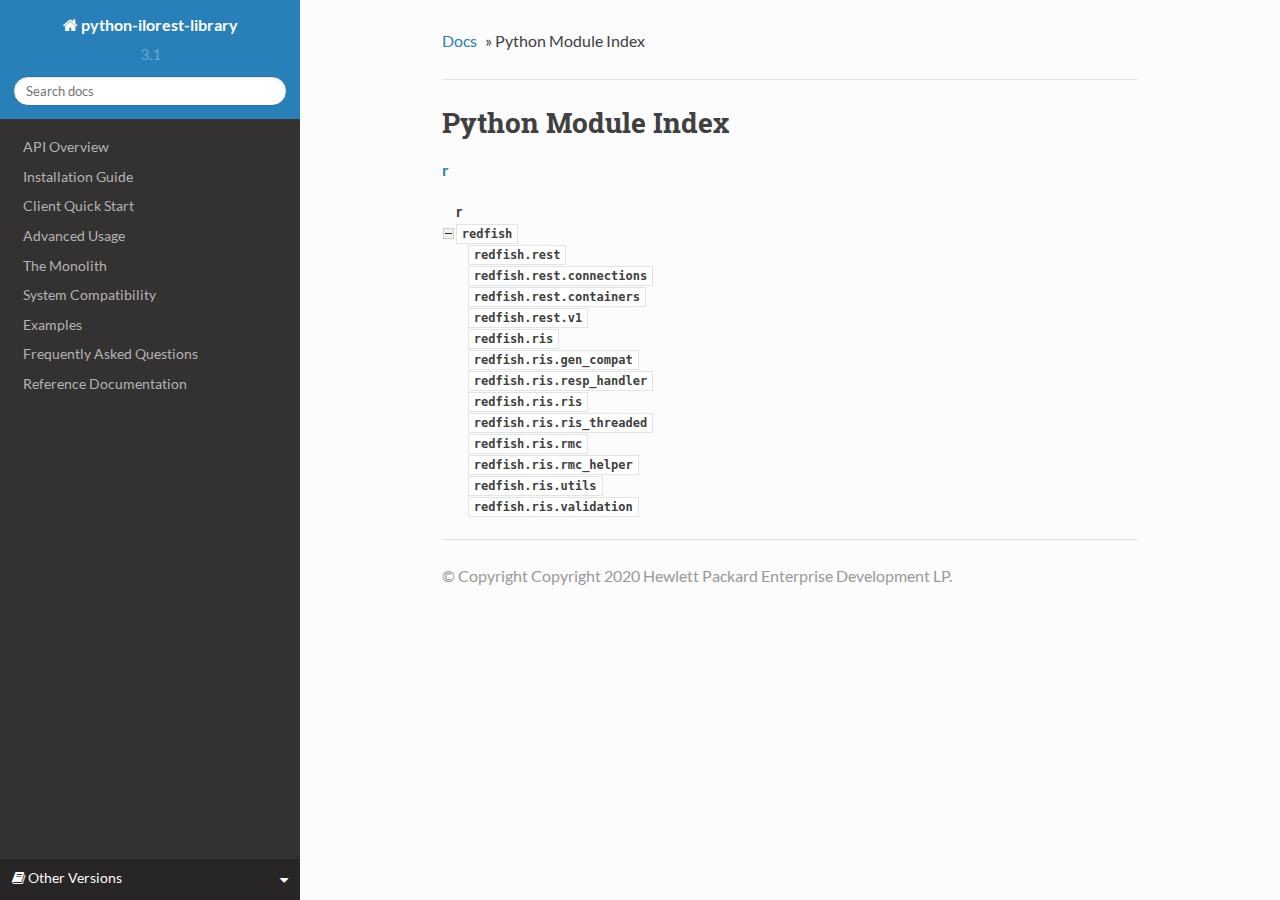
<file: py-modindex.html>
<!DOCTYPE html>
<!--[if IE 8]><html class="no-js lt-ie9" lang="en" > <![endif]-->
<!--[if gt IE 8]><!--> <html class="no-js" lang="en" > <!--<![endif]-->
<head>
  <meta charset="utf-8">

  <meta name="viewport" content="width=device-width, initial-scale=1.0">

  <title>Python Module Index &mdash; python-ilorest-library 3.2.1 documentation</title>















    <link rel="stylesheet" href="_static/css/theme.css" type="text/css" />





        <link rel="index" title="Index"
              href="genindex.html"/>
        <link rel="search" title="Search" href="search.html"/>
    <link rel="top" title="python-ilorest-library 3.2.1 documentation" href="index.html"/>





  <script src="_static/js/modernizr.min.js"></script>

</head>

<body class="wy-body-for-nav" role="document">


  <div class="wy-grid-for-nav">


    <nav data-toggle="wy-nav-shift" class="wy-nav-side">
      <div class="wy-side-scroll">
        <div class="wy-side-nav-search">



            <a href="index.html" class="icon icon-home"> python-ilorest-library



          </a>




              <div class="version">
                3.1
              </div>




<div role="search">
  <form id="rtd-search-form" class="wy-form" action="search.html" method="get">
    <input type="text" name="q" placeholder="Search docs" />
    <input type="hidden" name="check_keywords" value="yes" />
    <input type="hidden" name="area" value="default" />
  </form>
</div>


        </div>

        <div class="wy-menu wy-menu-vertical" data-spy="affix" role="navigation" aria-label="main navigation">



                <ul>
<li class="toctree-l1"><a class="reference internal" href="API-Overview.html">API Overview</a></li>
<li class="toctree-l1"><a class="reference internal" href="Installation-Guide.html">Installation Guide</a></li>
<li class="toctree-l1"><a class="reference internal" href="Client-Quick-Start.html">Client Quick Start</a></li>
<li class="toctree-l1"><a class="reference internal" href="Advanced-Usage.html">Advanced Usage</a></li>
<li class="toctree-l1"><a class="reference internal" href="Monolith.html">The Monolith</a></li>
<li class="toctree-l1"><a class="reference internal" href="System-Compatibility.html">System Compatibility</a></li>
<li class="toctree-l1"><a class="reference internal" href="Examples.html">Examples</a></li>
<li class="toctree-l1"><a class="reference internal" href="Frequently-Asked-Questions.html">Frequently Asked Questions</a></li>
<li class="toctree-l1"><a class="reference internal" href="Reference.html">Reference Documentation</a></li>
</ul>



        </div>
      </div>
    </nav>

    <section data-toggle="wy-nav-shift" class="wy-nav-content-wrap">


      <nav class="wy-nav-top" role="navigation" aria-label="top navigation">
        <i data-toggle="wy-nav-top" class="fa fa-bars"></i>
        <a href="index.html">python-ilorest-library</a>
      </nav>



      <div class="wy-nav-content">
        <div class="rst-content">






<div role="navigation" aria-label="breadcrumbs navigation">
  <ul class="wy-breadcrumbs">
    <li><a href="index.html">Docs</a> &raquo;</li>

    <li>Python Module Index</li>
    <li class="wy-breadcrumbs-aside">



    </li>
  </ul>
  <hr/>
</div>
          <div role="main" class="document" itemscope="itemscope" itemtype="http://schema.org/Article">
           <div itemprop="articleBody">


   <h1>Python Module Index</h1>

   <div class="modindex-jumpbox">
   <a href="#cap-r"><strong>r</strong></a>
   </div>

   <table class="indextable modindextable">
     <tr class="pcap"><td></td><td>&#160;</td><td></td></tr>
     <tr class="cap" id="cap-r"><td></td><td>
       <strong>r</strong></td><td></td></tr>
     <tr>
       <td><img src="_static/minus.png" class="toggler"
              id="toggle-1" style="display: none" alt="-" /></td>
       <td>
       <code class="xref">redfish</code></td><td>
       <em></em></td></tr>
     <tr class="cg-1">
       <td></td>
       <td>&#160;&#160;&#160;
       <a href="Reference.html#module-redfish.rest"><code class="xref">redfish.rest</code></a></td><td>
       <em></em></td></tr>
     <tr class="cg-1">
       <td></td>
       <td>&#160;&#160;&#160;
       <a href="Reference.html#module-redfish.rest.connections"><code class="xref">redfish.rest.connections</code></a></td><td>
       <em></em></td></tr>
     <tr class="cg-1">
       <td></td>
       <td>&#160;&#160;&#160;
       <a href="Reference.html#module-redfish.rest.containers"><code class="xref">redfish.rest.containers</code></a></td><td>
       <em></em></td></tr>
     <tr class="cg-1">
       <td></td>
       <td>&#160;&#160;&#160;
       <a href="Reference.html#module-redfish.rest.v1"><code class="xref">redfish.rest.v1</code></a></td><td>
       <em></em></td></tr>
     <tr class="cg-1">
       <td></td>
       <td>&#160;&#160;&#160;
       <a href="Reference.html#module-redfish.ris"><code class="xref">redfish.ris</code></a></td><td>
       <em></em></td></tr>
     <tr class="cg-1">
       <td></td>
       <td>&#160;&#160;&#160;
       <a href="Reference.html#module-redfish.ris.gen_compat"><code class="xref">redfish.ris.gen_compat</code></a></td><td>
       <em></em></td></tr>
     <tr class="cg-1">
       <td></td>
       <td>&#160;&#160;&#160;
       <a href="Reference.html#module-redfish.ris.resp_handler"><code class="xref">redfish.ris.resp_handler</code></a></td><td>
       <em></em></td></tr>
     <tr class="cg-1">
       <td></td>
       <td>&#160;&#160;&#160;
       <a href="Reference.html#module-redfish.ris.ris"><code class="xref">redfish.ris.ris</code></a></td><td>
       <em></em></td></tr>
     <tr class="cg-1">
       <td></td>
       <td>&#160;&#160;&#160;
       <a href="Reference.html#module-redfish.ris.ris_threaded"><code class="xref">redfish.ris.ris_threaded</code></a></td><td>
       <em></em></td></tr>
     <tr class="cg-1">
       <td></td>
       <td>&#160;&#160;&#160;
       <a href="Reference.html#module-redfish.ris.rmc"><code class="xref">redfish.ris.rmc</code></a></td><td>
       <em></em></td></tr>
     <tr class="cg-1">
       <td></td>
       <td>&#160;&#160;&#160;
       <a href="Reference.html#module-redfish.ris.rmc_helper"><code class="xref">redfish.ris.rmc_helper</code></a></td><td>
       <em></em></td></tr>
     <tr class="cg-1">
       <td></td>
       <td>&#160;&#160;&#160;
       <a href="Reference.html#module-redfish.ris.utils"><code class="xref">redfish.ris.utils</code></a></td><td>
       <em></em></td></tr>
     <tr class="cg-1">
       <td></td>
       <td>&#160;&#160;&#160;
       <a href="Reference.html#module-redfish.ris.validation"><code class="xref">redfish.ris.validation</code></a></td><td>
       <em></em></td></tr>
   </table>


           </div>
          </div>
          <footer>


  <hr/>

  <div role="contentinfo">
    <p>
        &copy; Copyright Copyright 2020 Hewlett Packard Enterprise Development LP.

    </p>
  </div>


</footer>

        </div>
      </div>

    </section>

  </div>


  <div class="rst-versions" data-toggle="rst-versions" role="note" aria-label="versions">
    <span class="rst-current-version" data-toggle="rst-current-version">
      <span class="fa fa-book"> Other Versions</span>
      <span class="fa fa-caret-down"></span>
    </span>
    <div class="rst-other-versions">
      <dl>
        <dt>Versions</dt>
          <dd><a href="https://pages.github.hpe.com/intelligent-provisioning/python-redfish-library/">latest</dd>
          <dd><a href="https://pages.github.hpe.com/intelligent-provisioning/python-redfish-library/3.0/">3.0</dd>
      </dl>

    </div>
  </div>





    <script type="text/javascript">
        var DOCUMENTATION_OPTIONS = {
            URL_ROOT:'./',
            VERSION:'3.2.1',
            COLLAPSE_INDEX:false,
            FILE_SUFFIX:'.html',
            HAS_SOURCE:  true
        };
    </script>
      <script type="text/javascript" src="_static/jquery.js"></script>
      <script type="text/javascript" src="_static/underscore.js"></script>
      <script type="text/javascript" src="_static/doctools.js"></script>
      <script type="text/javascript" src="_static/language_data.js"></script>





    <script type="text/javascript" src="_static/js/theme.js"></script>




  <script type="text/javascript">
      jQuery(function () {
          SphinxRtdTheme.StickyNav.enable();
      });
  </script>


</body>
</html>
</file>
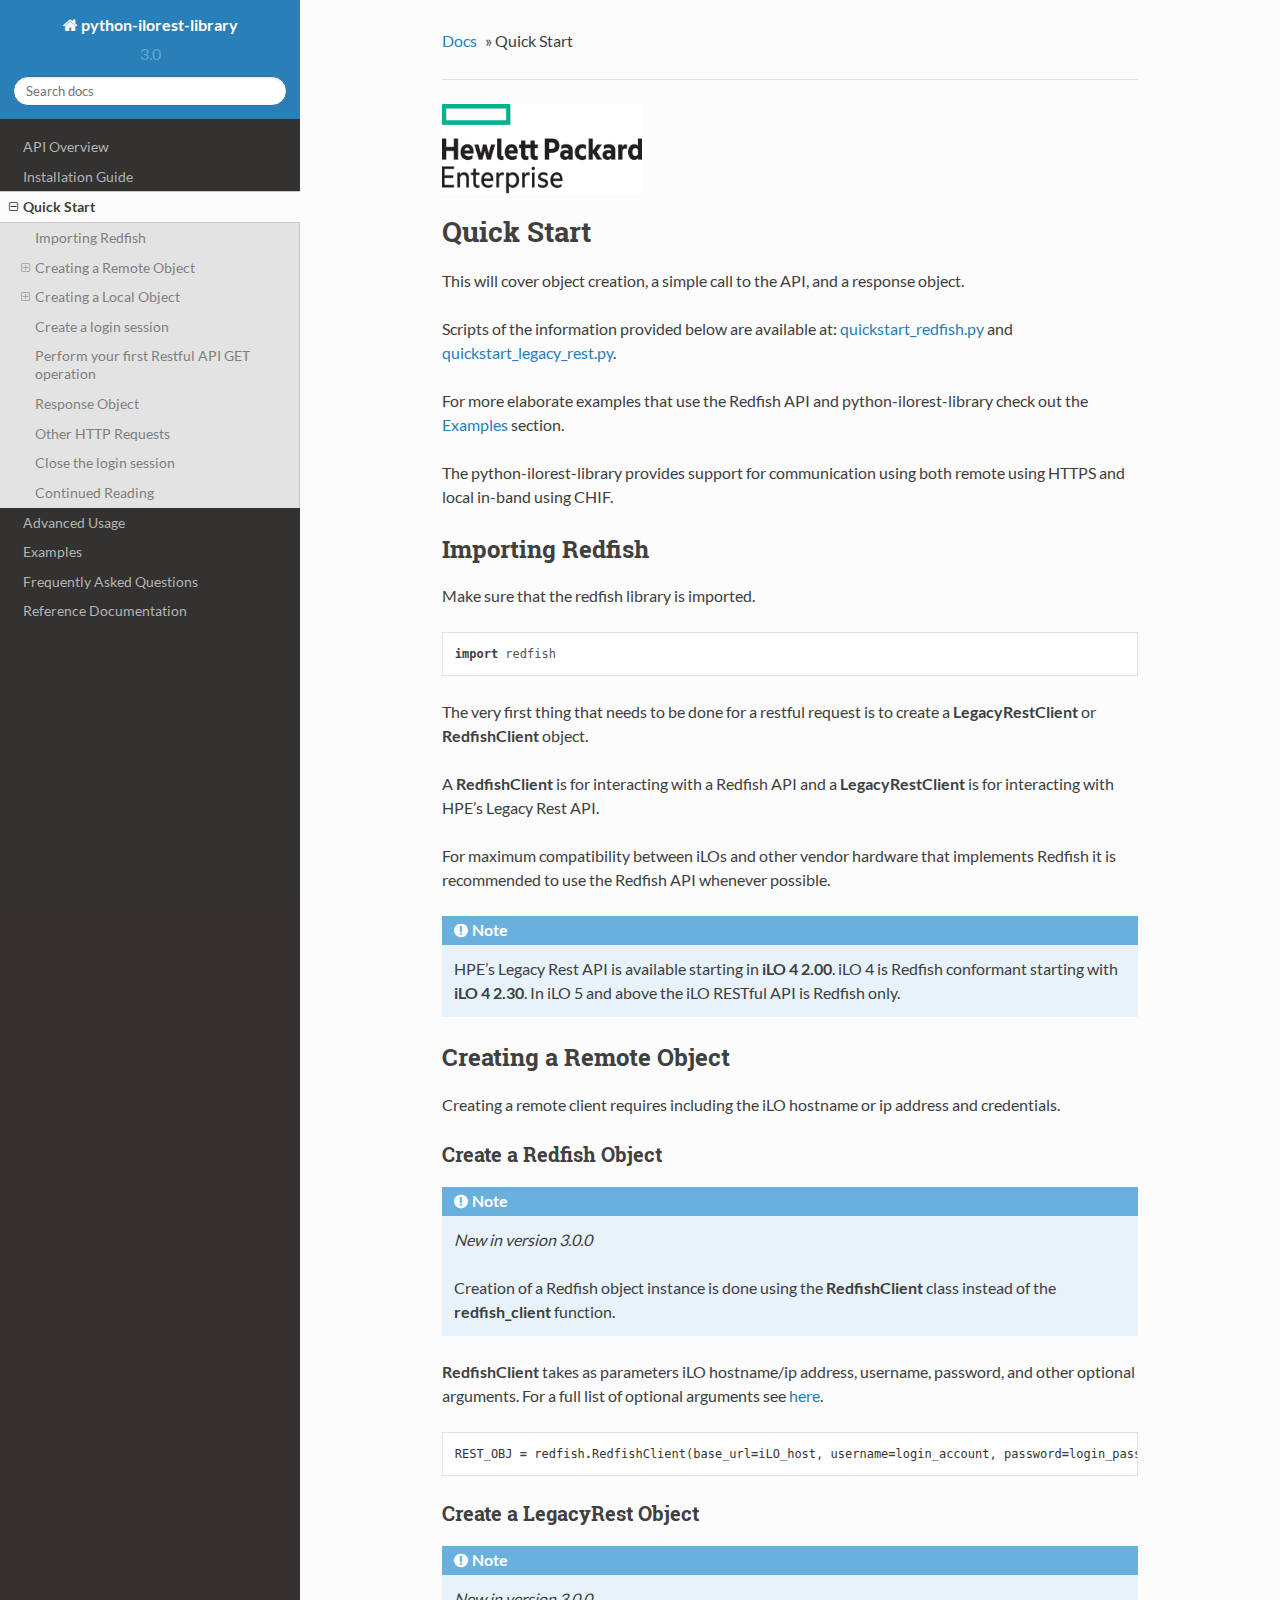
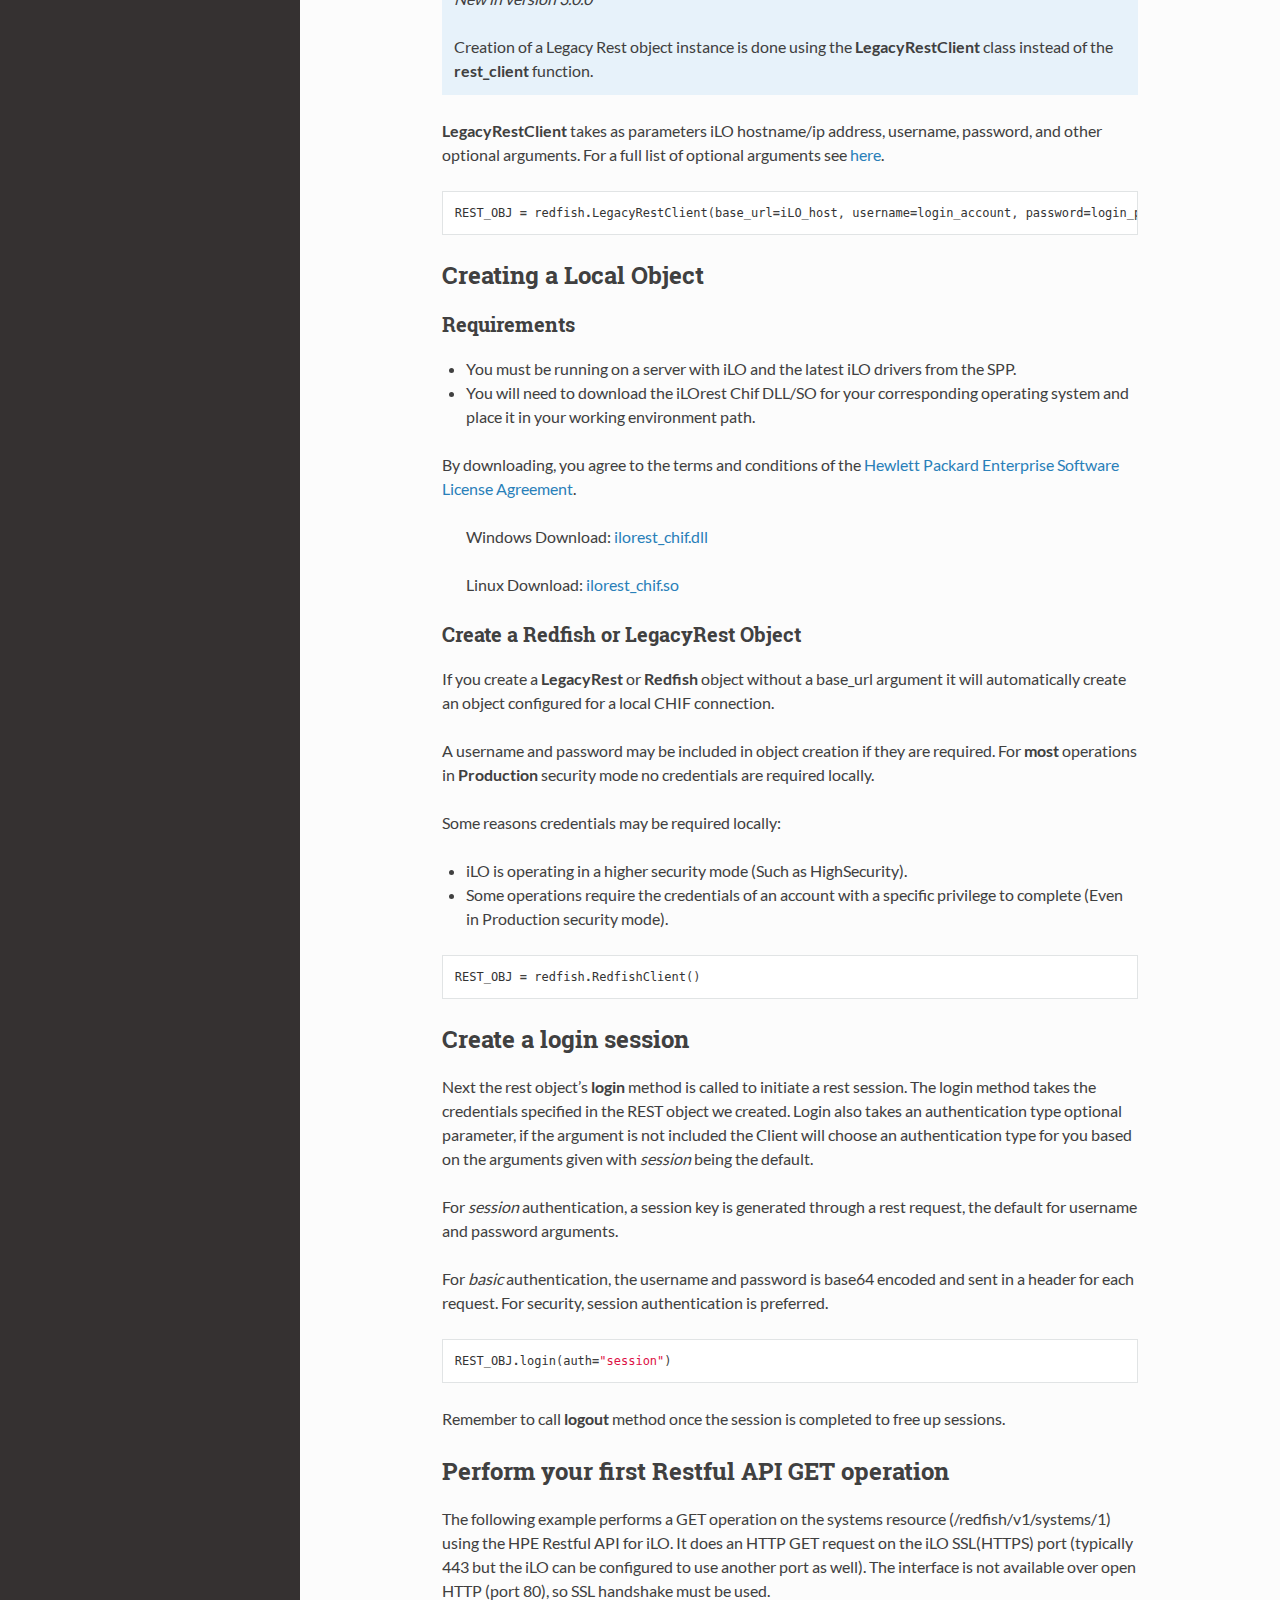
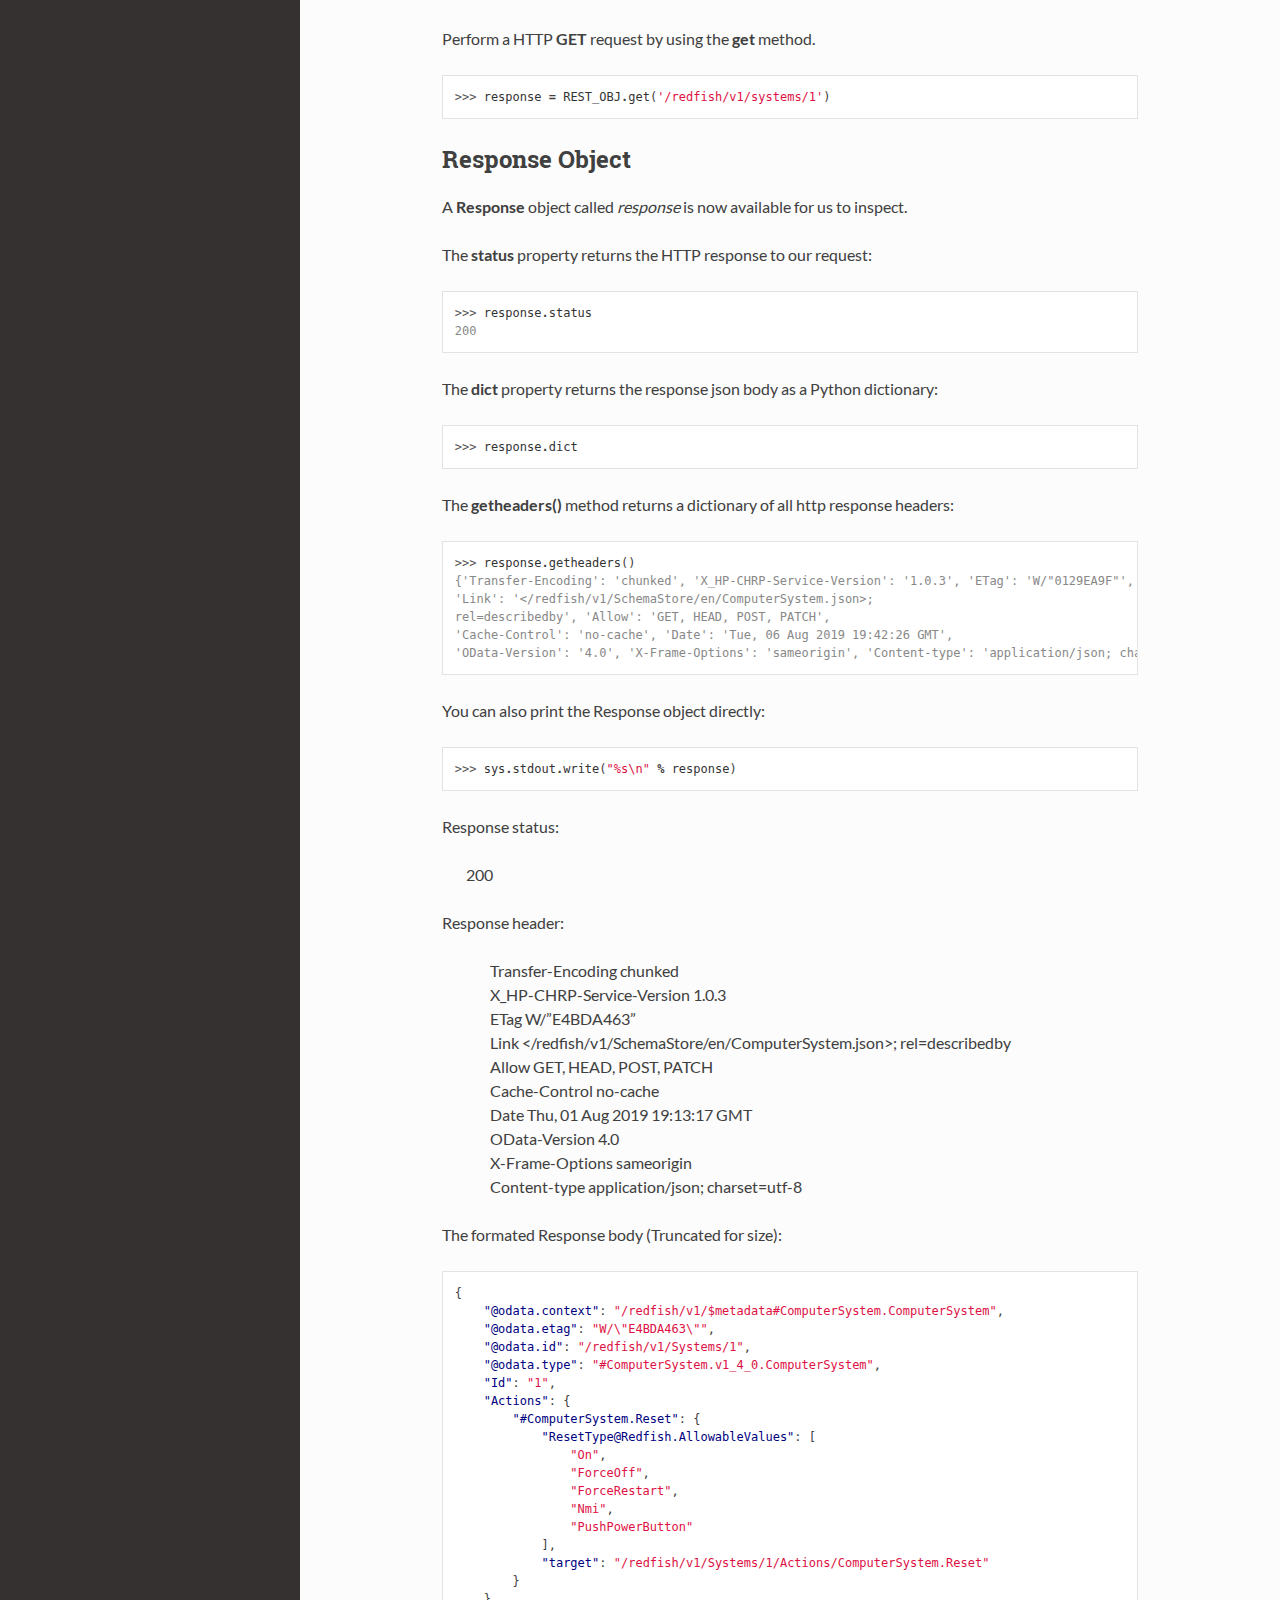
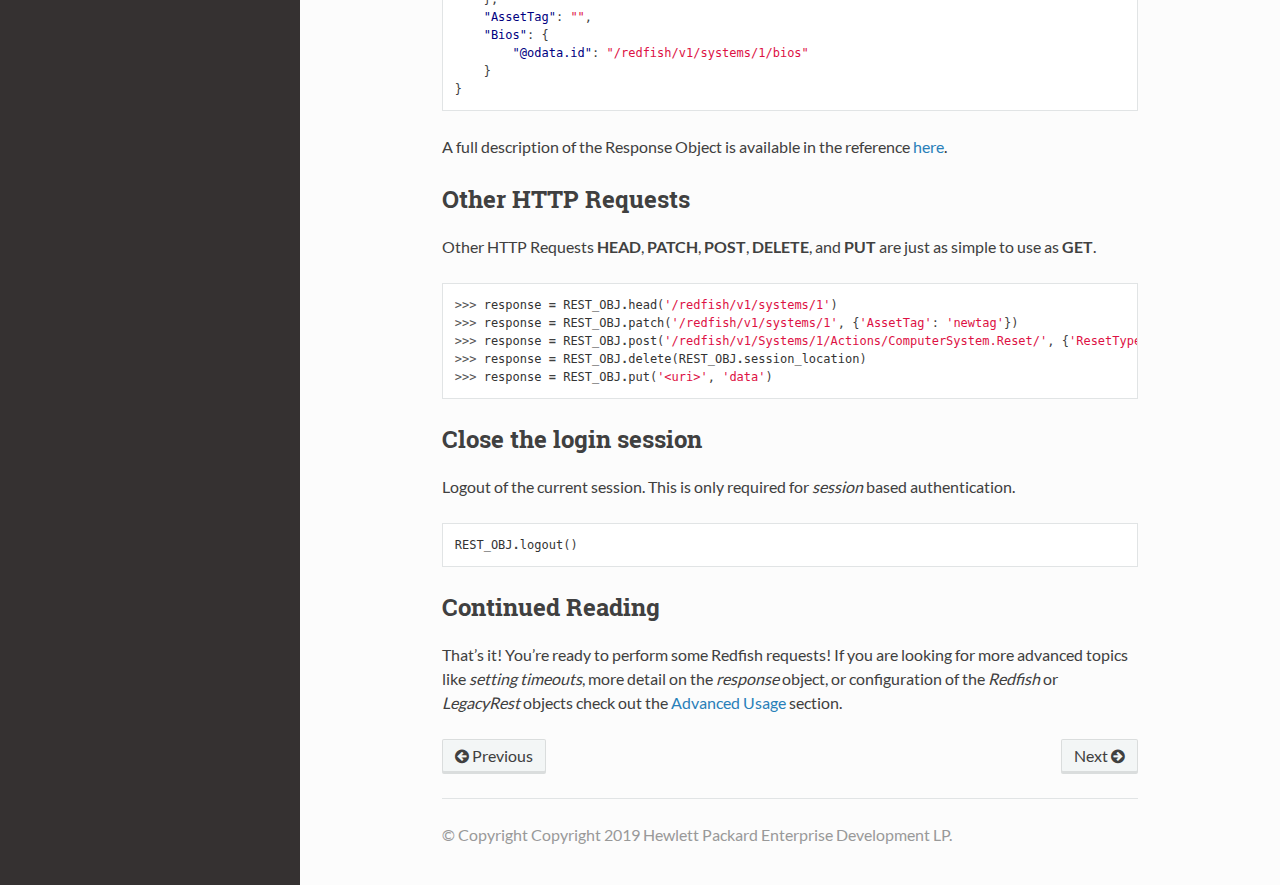
<file: Quick-Start.html>
<!DOCTYPE html>
<!--[if IE 8]><html class="no-js lt-ie9" lang="en" > <![endif]-->
<!--[if gt IE 8]><!--> <html class="no-js" lang="en" > <!--<![endif]-->
<head>
  <meta charset="utf-8">
  
  <meta name="viewport" content="width=device-width, initial-scale=1.0">
  
  <title>Quick Start &mdash; python-ilorest-library 3.0.0 documentation</title>
  

  
  

  

  
  
    

  

  
  
    <link rel="stylesheet" href="_static/css/theme.css" type="text/css" />
  

  

  
        <link rel="index" title="Index"
              href="genindex.html"/>
        <link rel="search" title="Search" href="search.html"/>
    <link rel="top" title="python-ilorest-library 3.0.0 documentation" href="index.html"/>
        <link rel="next" title="Advanced Usage" href="Advanced-Usage.html"/>
        <link rel="prev" title="Installation Guide" href="Installation-Guide.html"/> 

  
  <script src="_static/js/modernizr.min.js"></script>

</head>

<body class="wy-body-for-nav" role="document">

   
  <div class="wy-grid-for-nav">

    
    <nav data-toggle="wy-nav-shift" class="wy-nav-side">
      <div class="wy-side-scroll">
        <div class="wy-side-nav-search">
          

          
            <a href="index.html" class="icon icon-home"> python-ilorest-library
          

          
          </a>

          
            
            
              <div class="version">
                3.0
              </div>
            
          

          
<div role="search">
  <form id="rtd-search-form" class="wy-form" action="search.html" method="get">
    <input type="text" name="q" placeholder="Search docs" />
    <input type="hidden" name="check_keywords" value="yes" />
    <input type="hidden" name="area" value="default" />
  </form>
</div>

          
        </div>

        <div class="wy-menu wy-menu-vertical" data-spy="affix" role="navigation" aria-label="main navigation">
          
            
            
                <ul class="current">
<li class="toctree-l1"><a class="reference internal" href="API-Overview.html">API Overview</a></li>
<li class="toctree-l1"><a class="reference internal" href="Installation-Guide.html">Installation Guide</a></li>
<li class="toctree-l1 current"><a class="current reference internal" href="#">Quick Start</a><ul>
<li class="toctree-l2"><a class="reference internal" href="#importing-redfish">Importing Redfish</a></li>
<li class="toctree-l2"><a class="reference internal" href="#creating-a-remote-object">Creating a Remote Object</a><ul>
<li class="toctree-l3"><a class="reference internal" href="#create-a-redfish-object">Create a Redfish Object</a></li>
<li class="toctree-l3"><a class="reference internal" href="#create-a-legacyrest-object">Create a LegacyRest Object</a></li>
</ul>
</li>
<li class="toctree-l2"><a class="reference internal" href="#creating-a-local-object">Creating a Local Object</a><ul>
<li class="toctree-l3"><a class="reference internal" href="#requirements">Requirements</a></li>
<li class="toctree-l3"><a class="reference internal" href="#create-a-redfish-or-legacyrest-object">Create a Redfish or LegacyRest Object</a></li>
</ul>
</li>
<li class="toctree-l2"><a class="reference internal" href="#create-a-login-session">Create a login session</a></li>
<li class="toctree-l2"><a class="reference internal" href="#perform-your-first-restful-api-get-operation">Perform your first Restful API GET operation</a></li>
<li class="toctree-l2"><a class="reference internal" href="#response-object">Response Object</a></li>
<li class="toctree-l2"><a class="reference internal" href="#other-http-requests">Other HTTP Requests</a></li>
<li class="toctree-l2"><a class="reference internal" href="#close-the-login-session">Close the login session</a></li>
<li class="toctree-l2"><a class="reference internal" href="#continued-reading">Continued Reading</a></li>
</ul>
</li>
<li class="toctree-l1"><a class="reference internal" href="Advanced-Usage.html">Advanced Usage</a></li>
<li class="toctree-l1"><a class="reference internal" href="Examples.html">Examples</a></li>
<li class="toctree-l1"><a class="reference internal" href="Frequently-Asked-Questions.html">Frequently Asked Questions</a></li>
<li class="toctree-l1"><a class="reference internal" href="Reference.html">Reference Documentation</a></li>
</ul>

            
          
        </div>
      </div>
    </nav>

    <section data-toggle="wy-nav-shift" class="wy-nav-content-wrap">

      
      <nav class="wy-nav-top" role="navigation" aria-label="top navigation">
        <i data-toggle="wy-nav-top" class="fa fa-bars"></i>
        <a href="index.html">python-ilorest-library</a>
      </nav>


      
      <div class="wy-nav-content">
        <div class="rst-content">
          

 



<div role="navigation" aria-label="breadcrumbs navigation">
  <ul class="wy-breadcrumbs">
    <li><a href="index.html">Docs</a> &raquo;</li>
      
    <li>Quick Start</li>
    <li class="wy-breadcrumbs-aside">
      
        
          <a href="_sources/Quick-Start.rest.txt" rel="nofollow"></a>
        
      
    </li>
  </ul>
  <hr/>
</div>
          <div role="main" class="document" itemscope="itemscope" itemtype="http://schema.org/Article">
           <div itemprop="articleBody">
            
  <a class="reference internal image-reference" href="_images/hpe_logo2.png"><img alt="_images/hpe_logo2.png" src="_images/hpe_logo2.png" style="width: 150pt;" /></a>
<div class="line-block">
<div class="line"><br /></div>
</div>
<div class="toctree-wrapper compound">
</div>
<div class="section" id="quick-start">
<h1>Quick Start<a class="headerlink" href="#quick-start" title="Permalink to this headline">¶</a></h1>
<p>This will cover object creation, a simple call to the API, and a response object.</p>
<p>Scripts of the information provided below are available at: <a class="reference external" href="https://github.com/HewlettPackard/python-ilorest-library/tree/master/examples/quickstart_redfish.py">quickstart_redfish.py</a>
and <a class="reference external" href="https://github.com/HewlettPackard/python-ilorest-library/tree/master/examples/quickstart_legacy_rest.py">quickstart_legacy_rest.py</a>.</p>
<p>For more elaborate examples that use the Redfish API and python-ilorest-library check out the <a class="reference external" href="Examples.html">Examples</a> section.</p>
<p>The python-ilorest-library provides support for communication using both remote using HTTPS and local in-band using CHIF.</p>
<div class="section" id="importing-redfish">
<h2>Importing Redfish<a class="headerlink" href="#importing-redfish" title="Permalink to this headline">¶</a></h2>
<p>Make sure that the redfish library is imported.</p>
<div class="highlight-python notranslate"><div class="highlight"><pre><span></span><span class="kn">import</span> <span class="nn">redfish</span>
</pre></div>
</div>
<p>The very first thing that needs to be done for a restful request is to create a <strong>LegacyRestClient</strong> or <strong>RedfishClient</strong> object.</p>
<p>A <strong>RedfishClient</strong> is for interacting with a Redfish API and a <strong>LegacyRestClient</strong> is for interacting with HPE’s Legacy Rest API.</p>
<p>For maximum compatibility between iLOs and other vendor hardware that implements Redfish it is recommended to use the Redfish API whenever possible.</p>
<div class="admonition note">
<p class="first admonition-title">Note</p>
<p class="last">HPE’s Legacy Rest API is available starting in <strong>iLO 4 2.00</strong>. iLO 4 is Redfish conformant starting with <strong>iLO 4 2.30</strong>. In iLO 5 and above the iLO RESTful API is Redfish only.</p>
</div>
</div>
<div class="section" id="creating-a-remote-object">
<h2>Creating a Remote Object<a class="headerlink" href="#creating-a-remote-object" title="Permalink to this headline">¶</a></h2>
<p>Creating a remote client requires including the iLO hostname or ip address and credentials.</p>
<div class="section" id="create-a-redfish-object">
<h3>Create a Redfish Object<a class="headerlink" href="#create-a-redfish-object" title="Permalink to this headline">¶</a></h3>
<div class="admonition note">
<p class="first admonition-title">Note</p>
<p><em>New in version 3.0.0</em></p>
<p class="last">Creation of a Redfish object instance is done using the <strong>RedfishClient</strong> class instead of the <strong>redfish_client</strong> function.</p>
</div>
<p><strong>RedfishClient</strong> takes as parameters iLO hostname/ip address, username, password, and other optional arguments.
For a full list of optional arguments see <a class="reference external" href="Reference.html#redfish.rest.v1.RedfishClient">here</a>.</p>
<div class="highlight-python notranslate"><div class="highlight"><pre><span></span><span class="n">REST_OBJ</span> <span class="o">=</span> <span class="n">redfish</span><span class="o">.</span><span class="n">RedfishClient</span><span class="p">(</span><span class="n">base_url</span><span class="o">=</span><span class="n">iLO_host</span><span class="p">,</span> <span class="n">username</span><span class="o">=</span><span class="n">login_account</span><span class="p">,</span> <span class="n">password</span><span class="o">=</span><span class="n">login_password</span><span class="p">)</span>
</pre></div>
</div>
</div>
<div class="section" id="create-a-legacyrest-object">
<h3>Create a LegacyRest Object<a class="headerlink" href="#create-a-legacyrest-object" title="Permalink to this headline">¶</a></h3>
<div class="admonition note">
<p class="first admonition-title">Note</p>
<p><em>New in version 3.0.0</em></p>
<p class="last">Creation of a Legacy Rest object instance is done using the <strong>LegacyRestClient</strong> class instead of the <strong>rest_client</strong> function.</p>
</div>
<p><strong>LegacyRestClient</strong> takes as parameters iLO hostname/ip address, username, password, and other optional arguments.
For a full list of optional arguments see <a class="reference external" href="Reference.html#redfish.rest.v1.LegacyRestClient">here</a>.</p>
<div class="highlight-python notranslate"><div class="highlight"><pre><span></span><span class="n">REST_OBJ</span> <span class="o">=</span> <span class="n">redfish</span><span class="o">.</span><span class="n">LegacyRestClient</span><span class="p">(</span><span class="n">base_url</span><span class="o">=</span><span class="n">iLO_host</span><span class="p">,</span> <span class="n">username</span><span class="o">=</span><span class="n">login_account</span><span class="p">,</span> <span class="n">password</span><span class="o">=</span><span class="n">login_password</span><span class="p">)</span>
</pre></div>
</div>
</div>
</div>
<div class="section" id="creating-a-local-object">
<h2>Creating a Local Object<a class="headerlink" href="#creating-a-local-object" title="Permalink to this headline">¶</a></h2>
<div class="section" id="requirements">
<h3>Requirements<a class="headerlink" href="#requirements" title="Permalink to this headline">¶</a></h3>
<ul class="simple">
<li>You must be running on a server with iLO and the latest iLO drivers from the SPP.</li>
<li>You will need to download the iLOrest Chif DLL/SO for your corresponding operating system and place it in your working environment path.</li>
</ul>
<p>By downloading, you agree to the terms and conditions of the <a class="reference external" href="https://www.hpe.com/us/en/software/licensing.html">Hewlett Packard Enterprise Software License Agreement</a>.</p>
<blockquote>
<div><p>Windows Download: <a class="reference external" href="https://downloads.hpe.com/pub/softlib2/software1/pubsw-windows/p1463761240/v167985/ilorest_chif.dll">ilorest_chif.dll</a></p>
<p>Linux Download: <a class="reference external" href="https://downloads.hpe.com/pub/softlib2/software1/pubsw-linux/p1093353304/v168967/ilorest_chif.so">ilorest_chif.so</a></p>
</div></blockquote>
</div>
<div class="section" id="create-a-redfish-or-legacyrest-object">
<h3>Create a Redfish or LegacyRest Object<a class="headerlink" href="#create-a-redfish-or-legacyrest-object" title="Permalink to this headline">¶</a></h3>
<p>If you create a <strong>LegacyRest</strong> or <strong>Redfish</strong> object without a base_url argument it will automatically create an object configured for a local CHIF connection.</p>
<p>A username and password may be included in object creation if they are required.
For <strong>most</strong> operations in <strong>Production</strong> security mode no credentials are required locally.</p>
<p>Some reasons credentials may be required locally:</p>
<ul class="simple">
<li>iLO is operating in a higher security mode (Such as HighSecurity).</li>
<li>Some operations require the credentials of an account with a specific privilege to complete (Even in Production security mode).</li>
</ul>
<div class="highlight-python notranslate"><div class="highlight"><pre><span></span><span class="n">REST_OBJ</span> <span class="o">=</span> <span class="n">redfish</span><span class="o">.</span><span class="n">RedfishClient</span><span class="p">()</span>
</pre></div>
</div>
</div>
</div>
<div class="section" id="create-a-login-session">
<h2>Create a login session<a class="headerlink" href="#create-a-login-session" title="Permalink to this headline">¶</a></h2>
<p>Next the rest object’s <strong>login</strong> method is called to initiate a rest session. The login method takes the credentials specified in the REST object we created.
Login also takes an authentication type optional parameter, if the argument is not included the Client will choose an authentication type for you based on the arguments given with <cite>session</cite> being the default.</p>
<p>For <cite>session</cite> authentication, a session key is generated through a rest request, the default for username and password arguments.</p>
<p>For <cite>basic</cite> authentication, the username and password is base64 encoded and sent in a header for each request. For security, session authentication is preferred.</p>
<div class="highlight-python notranslate"><div class="highlight"><pre><span></span><span class="n">REST_OBJ</span><span class="o">.</span><span class="n">login</span><span class="p">(</span><span class="n">auth</span><span class="o">=</span><span class="s2">&quot;session&quot;</span><span class="p">)</span>
</pre></div>
</div>
<p>Remember to call  <strong>logout</strong> method once the session is completed to free up sessions.</p>
</div>
<div class="section" id="perform-your-first-restful-api-get-operation">
<h2>Perform your first Restful API GET operation<a class="headerlink" href="#perform-your-first-restful-api-get-operation" title="Permalink to this headline">¶</a></h2>
<p>The following example performs a GET operation on the systems resource (/redfish/v1/systems/1) using the HPE Restful API for iLO.
It does an HTTP GET request on the iLO SSL(HTTPS) port (typically 443 but the iLO can be configured to use another port as well).
The interface is not available over open HTTP (port 80), so SSL handshake must be used.</p>
<p>Perform a HTTP <strong>GET</strong> request by using the <strong>get</strong> method.</p>
<div class="highlight-default notranslate"><div class="highlight"><pre><span></span><span class="gp">&gt;&gt;&gt; </span><span class="n">response</span> <span class="o">=</span> <span class="n">REST_OBJ</span><span class="o">.</span><span class="n">get</span><span class="p">(</span><span class="s1">&#39;/redfish/v1/systems/1&#39;</span><span class="p">)</span>
</pre></div>
</div>
</div>
<div class="section" id="response-object">
<h2>Response Object<a class="headerlink" href="#response-object" title="Permalink to this headline">¶</a></h2>
<p>A <strong>Response</strong> object called <em>response</em> is now available for us to inspect.</p>
<p>The <strong>status</strong> property returns the HTTP response to our request:</p>
<div class="highlight-default notranslate"><div class="highlight"><pre><span></span><span class="gp">&gt;&gt;&gt; </span><span class="n">response</span><span class="o">.</span><span class="n">status</span>
<span class="go">200</span>
</pre></div>
</div>
<p>The <strong>dict</strong> property returns the response json body as a Python dictionary:</p>
<div class="highlight-default notranslate"><div class="highlight"><pre><span></span><span class="gp">&gt;&gt;&gt; </span><span class="n">response</span><span class="o">.</span><span class="n">dict</span>
</pre></div>
</div>
<p>The <strong>getheaders()</strong> method returns a dictionary of all http response headers:</p>
<div class="highlight-default notranslate"><div class="highlight"><pre><span></span><span class="gp">&gt;&gt;&gt; </span><span class="n">response</span><span class="o">.</span><span class="n">getheaders</span><span class="p">()</span>
<span class="go">{&#39;Transfer-Encoding&#39;: &#39;chunked&#39;, &#39;X_HP-CHRP-Service-Version&#39;: &#39;1.0.3&#39;, &#39;ETag&#39;: &#39;W/&quot;0129EA9F&quot;&#39;,</span>
<span class="go">&#39;Link&#39;: &#39;&lt;/redfish/v1/SchemaStore/en/ComputerSystem.json&gt;;</span>
<span class="go">rel=describedby&#39;, &#39;Allow&#39;: &#39;GET, HEAD, POST, PATCH&#39;,</span>
<span class="go">&#39;Cache-Control&#39;: &#39;no-cache&#39;, &#39;Date&#39;: &#39;Tue, 06 Aug 2019 19:42:26 GMT&#39;,</span>
<span class="go">&#39;OData-Version&#39;: &#39;4.0&#39;, &#39;X-Frame-Options&#39;: &#39;sameorigin&#39;, &#39;Content-type&#39;: &#39;application/json; charset=utf-8&#39;}</span>
</pre></div>
</div>
<p>You can also print the Response object directly:</p>
<div class="highlight-default notranslate"><div class="highlight"><pre><span></span><span class="gp">&gt;&gt;&gt; </span><span class="n">sys</span><span class="o">.</span><span class="n">stdout</span><span class="o">.</span><span class="n">write</span><span class="p">(</span><span class="s2">&quot;</span><span class="si">%s</span><span class="se">\n</span><span class="s2">&quot;</span> <span class="o">%</span> <span class="n">response</span><span class="p">)</span>
</pre></div>
</div>
<p>Response status:</p>
<blockquote>
<div>200</div></blockquote>
<p>Response header:</p>
<blockquote>
<div><div class="line-block">
<div class="line">Transfer-Encoding chunked</div>
<div class="line">X_HP-CHRP-Service-Version 1.0.3</div>
<div class="line">ETag W/”E4BDA463”</div>
<div class="line">Link &lt;/redfish/v1/SchemaStore/en/ComputerSystem.json&gt;; rel=describedby</div>
<div class="line">Allow GET, HEAD, POST, PATCH</div>
<div class="line">Cache-Control no-cache</div>
<div class="line">Date Thu, 01 Aug 2019 19:13:17 GMT</div>
<div class="line">OData-Version 4.0</div>
<div class="line">X-Frame-Options sameorigin</div>
<div class="line">Content-type application/json; charset=utf-8</div>
</div>
</div></blockquote>
<p>The formated Response body (Truncated for size):</p>
<div class="highlight-JSON notranslate"><div class="highlight"><pre><span></span><span class="p">{</span>
    <span class="nt">&quot;@odata.context&quot;</span><span class="p">:</span> <span class="s2">&quot;/redfish/v1/$metadata#ComputerSystem.ComputerSystem&quot;</span><span class="p">,</span>
    <span class="nt">&quot;@odata.etag&quot;</span><span class="p">:</span> <span class="s2">&quot;W/\&quot;E4BDA463\&quot;&quot;</span><span class="p">,</span>
    <span class="nt">&quot;@odata.id&quot;</span><span class="p">:</span> <span class="s2">&quot;/redfish/v1/Systems/1&quot;</span><span class="p">,</span>
    <span class="nt">&quot;@odata.type&quot;</span><span class="p">:</span> <span class="s2">&quot;#ComputerSystem.v1_4_0.ComputerSystem&quot;</span><span class="p">,</span>
    <span class="nt">&quot;Id&quot;</span><span class="p">:</span> <span class="s2">&quot;1&quot;</span><span class="p">,</span>
    <span class="nt">&quot;Actions&quot;</span><span class="p">:</span> <span class="p">{</span>
        <span class="nt">&quot;#ComputerSystem.Reset&quot;</span><span class="p">:</span> <span class="p">{</span>
            <span class="nt">&quot;ResetType@Redfish.AllowableValues&quot;</span><span class="p">:</span> <span class="p">[</span>
                <span class="s2">&quot;On&quot;</span><span class="p">,</span>
                <span class="s2">&quot;ForceOff&quot;</span><span class="p">,</span>
                <span class="s2">&quot;ForceRestart&quot;</span><span class="p">,</span>
                <span class="s2">&quot;Nmi&quot;</span><span class="p">,</span>
                <span class="s2">&quot;PushPowerButton&quot;</span>
            <span class="p">],</span>
            <span class="nt">&quot;target&quot;</span><span class="p">:</span> <span class="s2">&quot;/redfish/v1/Systems/1/Actions/ComputerSystem.Reset&quot;</span>
        <span class="p">}</span>
    <span class="p">},</span>
    <span class="nt">&quot;AssetTag&quot;</span><span class="p">:</span> <span class="s2">&quot;&quot;</span><span class="p">,</span>
    <span class="nt">&quot;Bios&quot;</span><span class="p">:</span> <span class="p">{</span>
        <span class="nt">&quot;@odata.id&quot;</span><span class="p">:</span> <span class="s2">&quot;/redfish/v1/systems/1/bios&quot;</span>
    <span class="p">}</span>
<span class="p">}</span>
</pre></div>
</div>
<p>A full description of the Response Object is available in the reference <a class="reference external" href="Reference.html#redfish.rest.containers.RestResponse">here</a>.</p>
</div>
<div class="section" id="other-http-requests">
<h2>Other HTTP Requests<a class="headerlink" href="#other-http-requests" title="Permalink to this headline">¶</a></h2>
<p>Other HTTP Requests <strong>HEAD</strong>, <strong>PATCH</strong>, <strong>POST</strong>, <strong>DELETE</strong>, and <strong>PUT</strong> are just as simple to use as <strong>GET</strong>.</p>
<div class="highlight-default notranslate"><div class="highlight"><pre><span></span><span class="gp">&gt;&gt;&gt; </span><span class="n">response</span> <span class="o">=</span> <span class="n">REST_OBJ</span><span class="o">.</span><span class="n">head</span><span class="p">(</span><span class="s1">&#39;/redfish/v1/systems/1&#39;</span><span class="p">)</span>
<span class="gp">&gt;&gt;&gt; </span><span class="n">response</span> <span class="o">=</span> <span class="n">REST_OBJ</span><span class="o">.</span><span class="n">patch</span><span class="p">(</span><span class="s1">&#39;/redfish/v1/systems/1&#39;</span><span class="p">,</span> <span class="p">{</span><span class="s1">&#39;AssetTag&#39;</span><span class="p">:</span> <span class="s1">&#39;newtag&#39;</span><span class="p">})</span>
<span class="gp">&gt;&gt;&gt; </span><span class="n">response</span> <span class="o">=</span> <span class="n">REST_OBJ</span><span class="o">.</span><span class="n">post</span><span class="p">(</span><span class="s1">&#39;/redfish/v1/Systems/1/Actions/ComputerSystem.Reset/&#39;</span><span class="p">,</span> <span class="p">{</span><span class="s1">&#39;ResetType&#39;</span><span class="p">:</span> <span class="s1">&#39;ForceRestart&#39;</span><span class="p">})</span>
<span class="gp">&gt;&gt;&gt; </span><span class="n">response</span> <span class="o">=</span> <span class="n">REST_OBJ</span><span class="o">.</span><span class="n">delete</span><span class="p">(</span><span class="n">REST_OBJ</span><span class="o">.</span><span class="n">session_location</span><span class="p">)</span>
<span class="gp">&gt;&gt;&gt; </span><span class="n">response</span> <span class="o">=</span> <span class="n">REST_OBJ</span><span class="o">.</span><span class="n">put</span><span class="p">(</span><span class="s1">&#39;&lt;uri&gt;&#39;</span><span class="p">,</span> <span class="s1">&#39;data&#39;</span><span class="p">)</span>
</pre></div>
</div>
</div>
<div class="section" id="close-the-login-session">
<h2>Close the login session<a class="headerlink" href="#close-the-login-session" title="Permalink to this headline">¶</a></h2>
<p>Logout of the current session. This is only required for <cite>session</cite> based authentication.</p>
<div class="highlight-python notranslate"><div class="highlight"><pre><span></span><span class="n">REST_OBJ</span><span class="o">.</span><span class="n">logout</span><span class="p">()</span>
</pre></div>
</div>
</div>
<div class="section" id="continued-reading">
<h2>Continued Reading<a class="headerlink" href="#continued-reading" title="Permalink to this headline">¶</a></h2>
<p>That’s it! You’re ready to perform some Redfish requests! If you are looking for more advanced topics like
<em>setting timeouts</em>, more detail on the <em>response</em> object, or configuration of the <em>Redfish</em> or <em>LegacyRest</em> objects check out the <a class="reference external" href="Advanced-Usage.html">Advanced Usage</a> section.</p>
</div>
</div>


           </div>
          </div>
          <footer>
  
    <div class="rst-footer-buttons" role="navigation" aria-label="footer navigation">
      
        <a href="Advanced-Usage.html" class="btn btn-neutral float-right" title="Advanced Usage" accesskey="n">Next <span class="fa fa-arrow-circle-right"></span></a>
      
      
        <a href="Installation-Guide.html" class="btn btn-neutral" title="Installation Guide" accesskey="p"><span class="fa fa-arrow-circle-left"></span> Previous</a>
      
    </div>
  

  <hr/>

  <div role="contentinfo">
    <p>
        &copy; Copyright Copyright 2019 Hewlett Packard Enterprise Development LP.

    </p>
  </div>
   

</footer>

        </div>
      </div>

    </section>

  </div>
  


  

    <script type="text/javascript">
        var DOCUMENTATION_OPTIONS = {
            URL_ROOT:'./',
            VERSION:'3.0.0',
            COLLAPSE_INDEX:false,
            FILE_SUFFIX:'.html',
            HAS_SOURCE:  true
        };
    </script>
      <script type="text/javascript" src="_static/jquery.js"></script>
      <script type="text/javascript" src="_static/underscore.js"></script>
      <script type="text/javascript" src="_static/doctools.js"></script>
      <script type="text/javascript" src="_static/language_data.js"></script>

  

  
  
    <script type="text/javascript" src="_static/js/theme.js"></script>
  

  
  
  <script type="text/javascript">
      jQuery(function () {
          SphinxRtdTheme.StickyNav.enable();
      });
  </script>
   

</body>
</html>
</file>
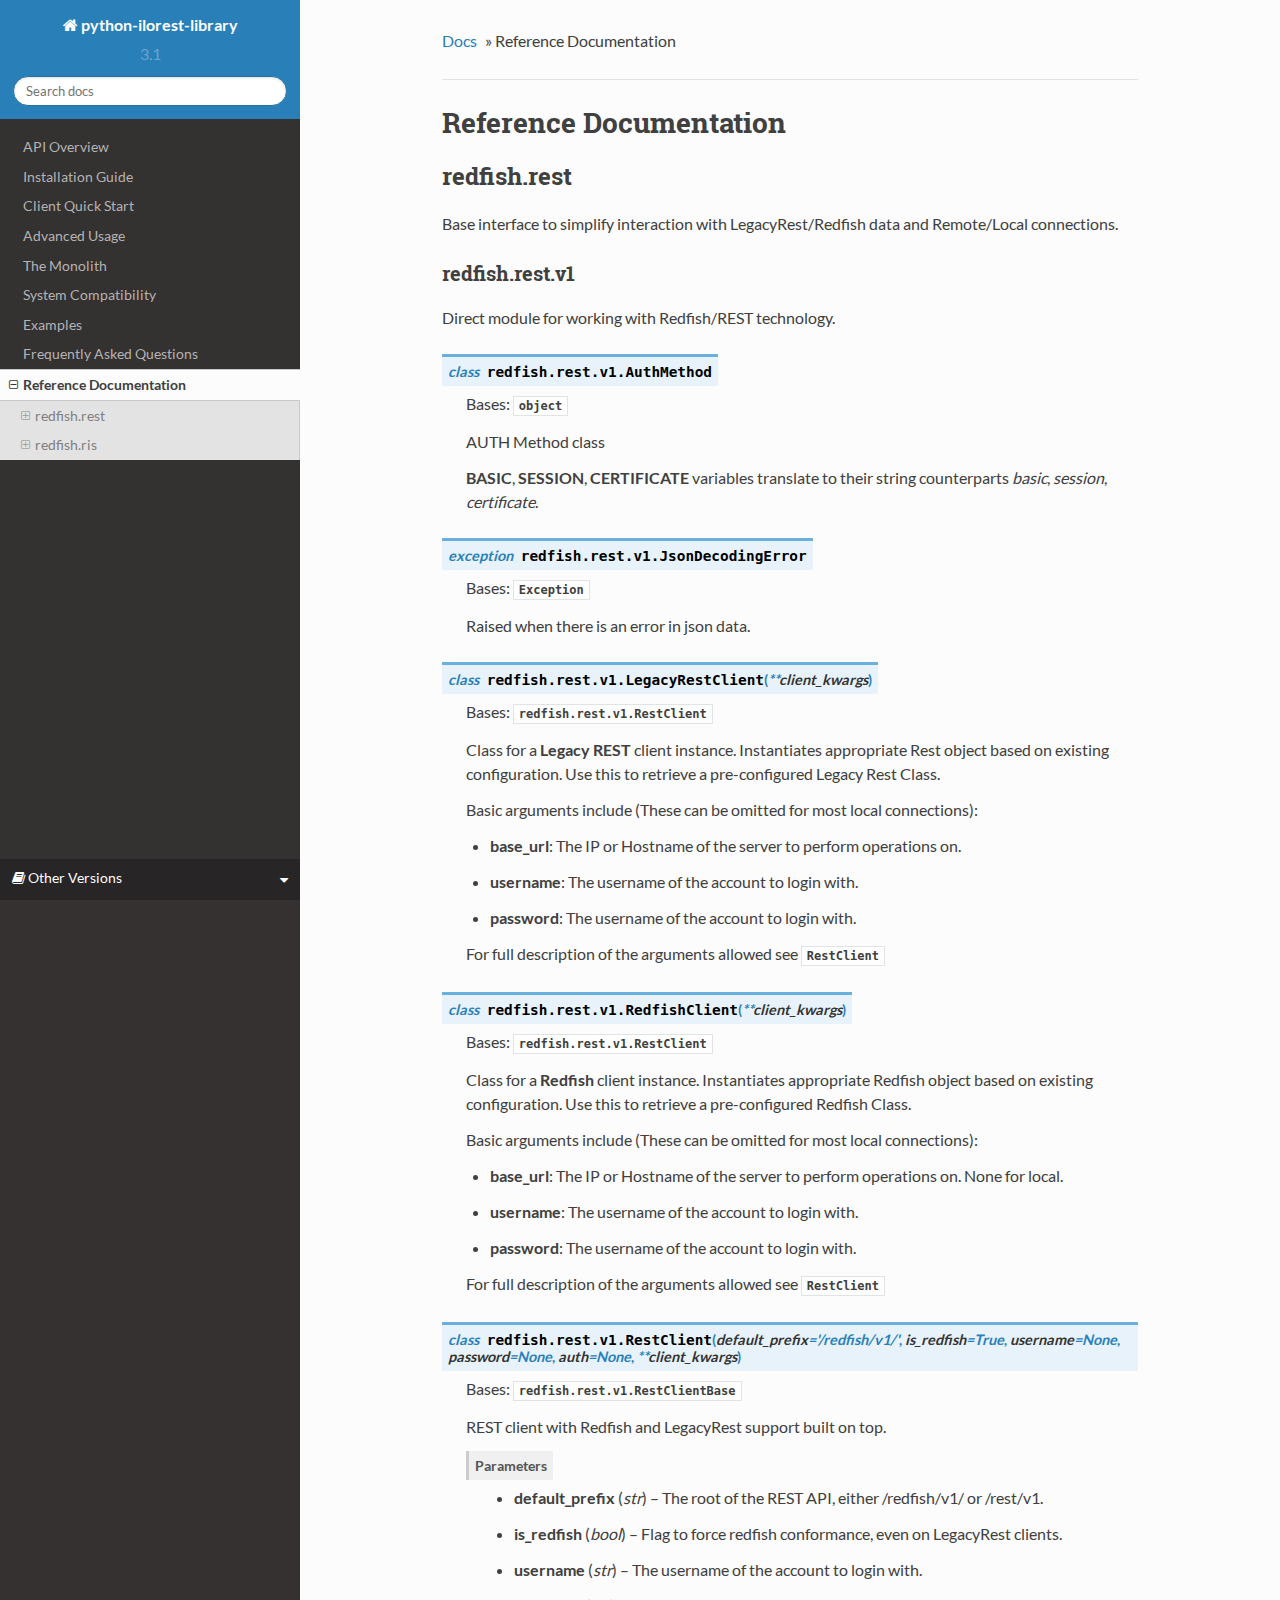
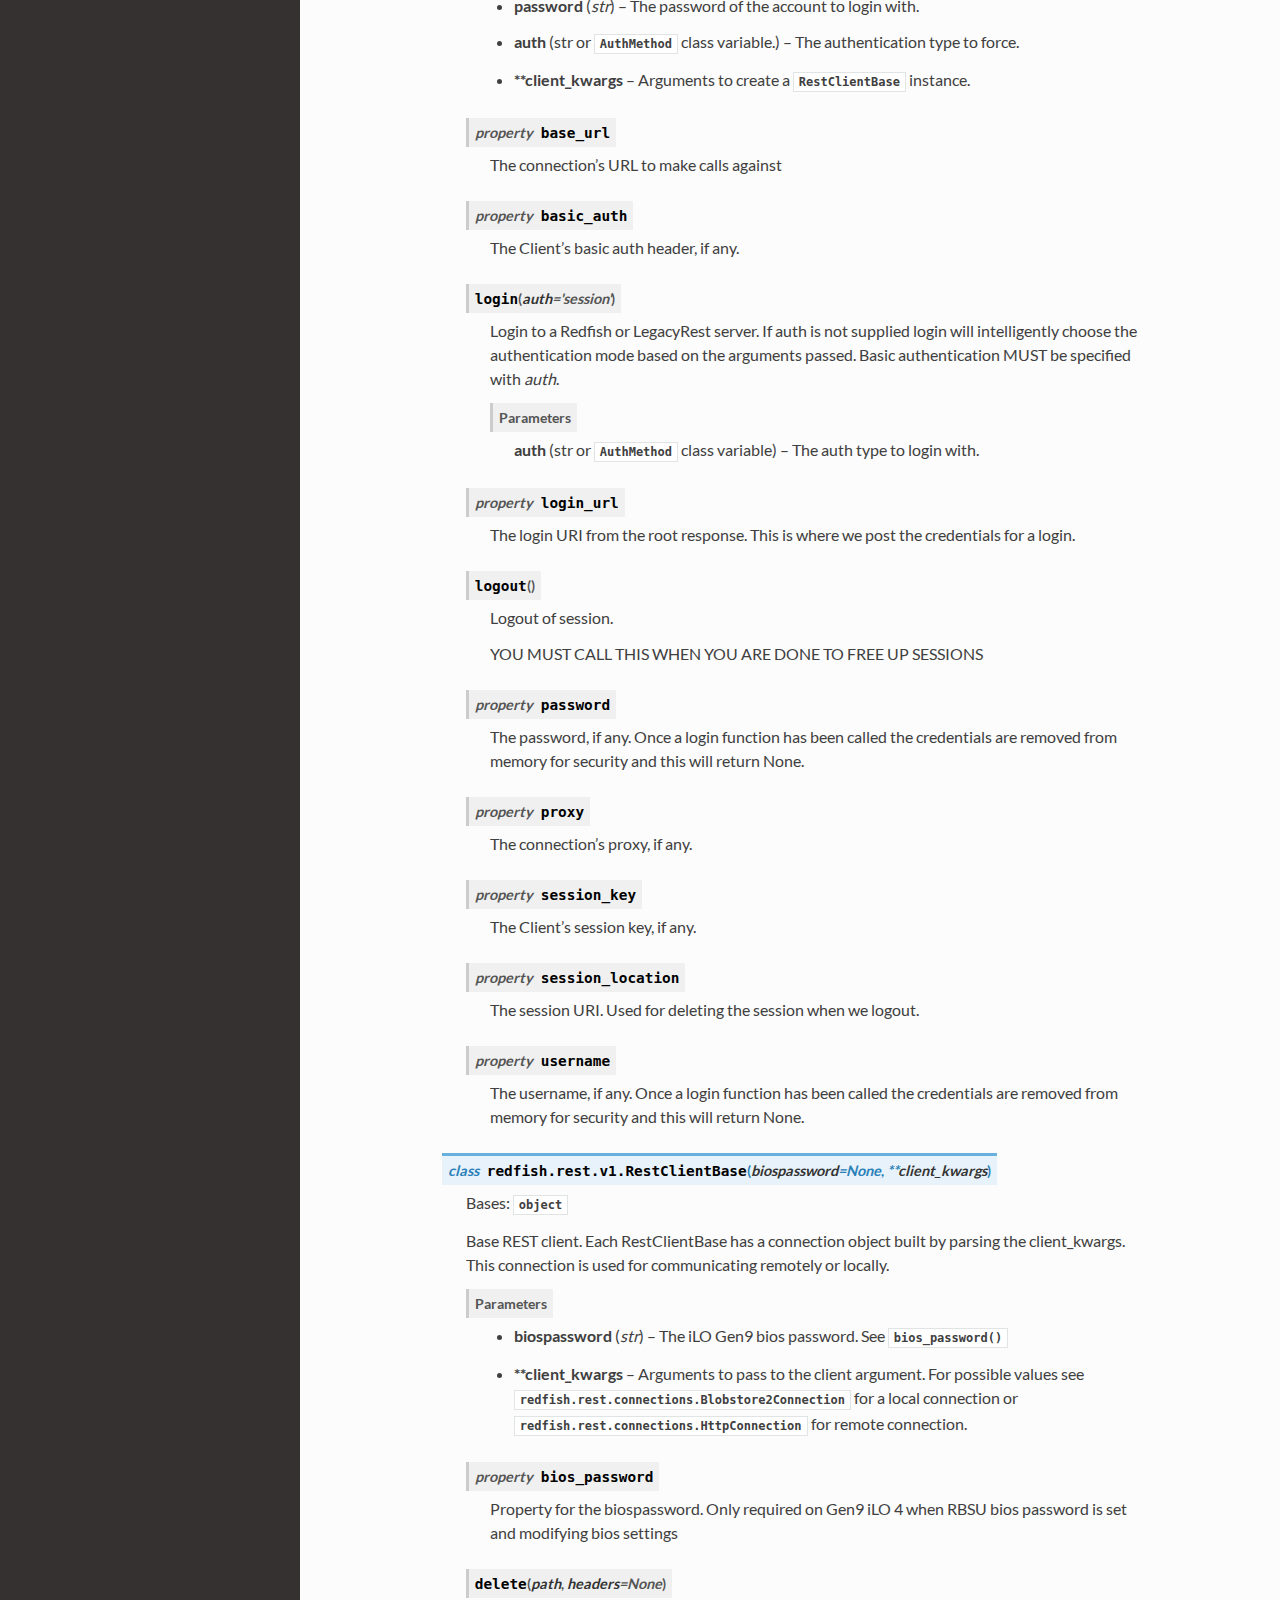
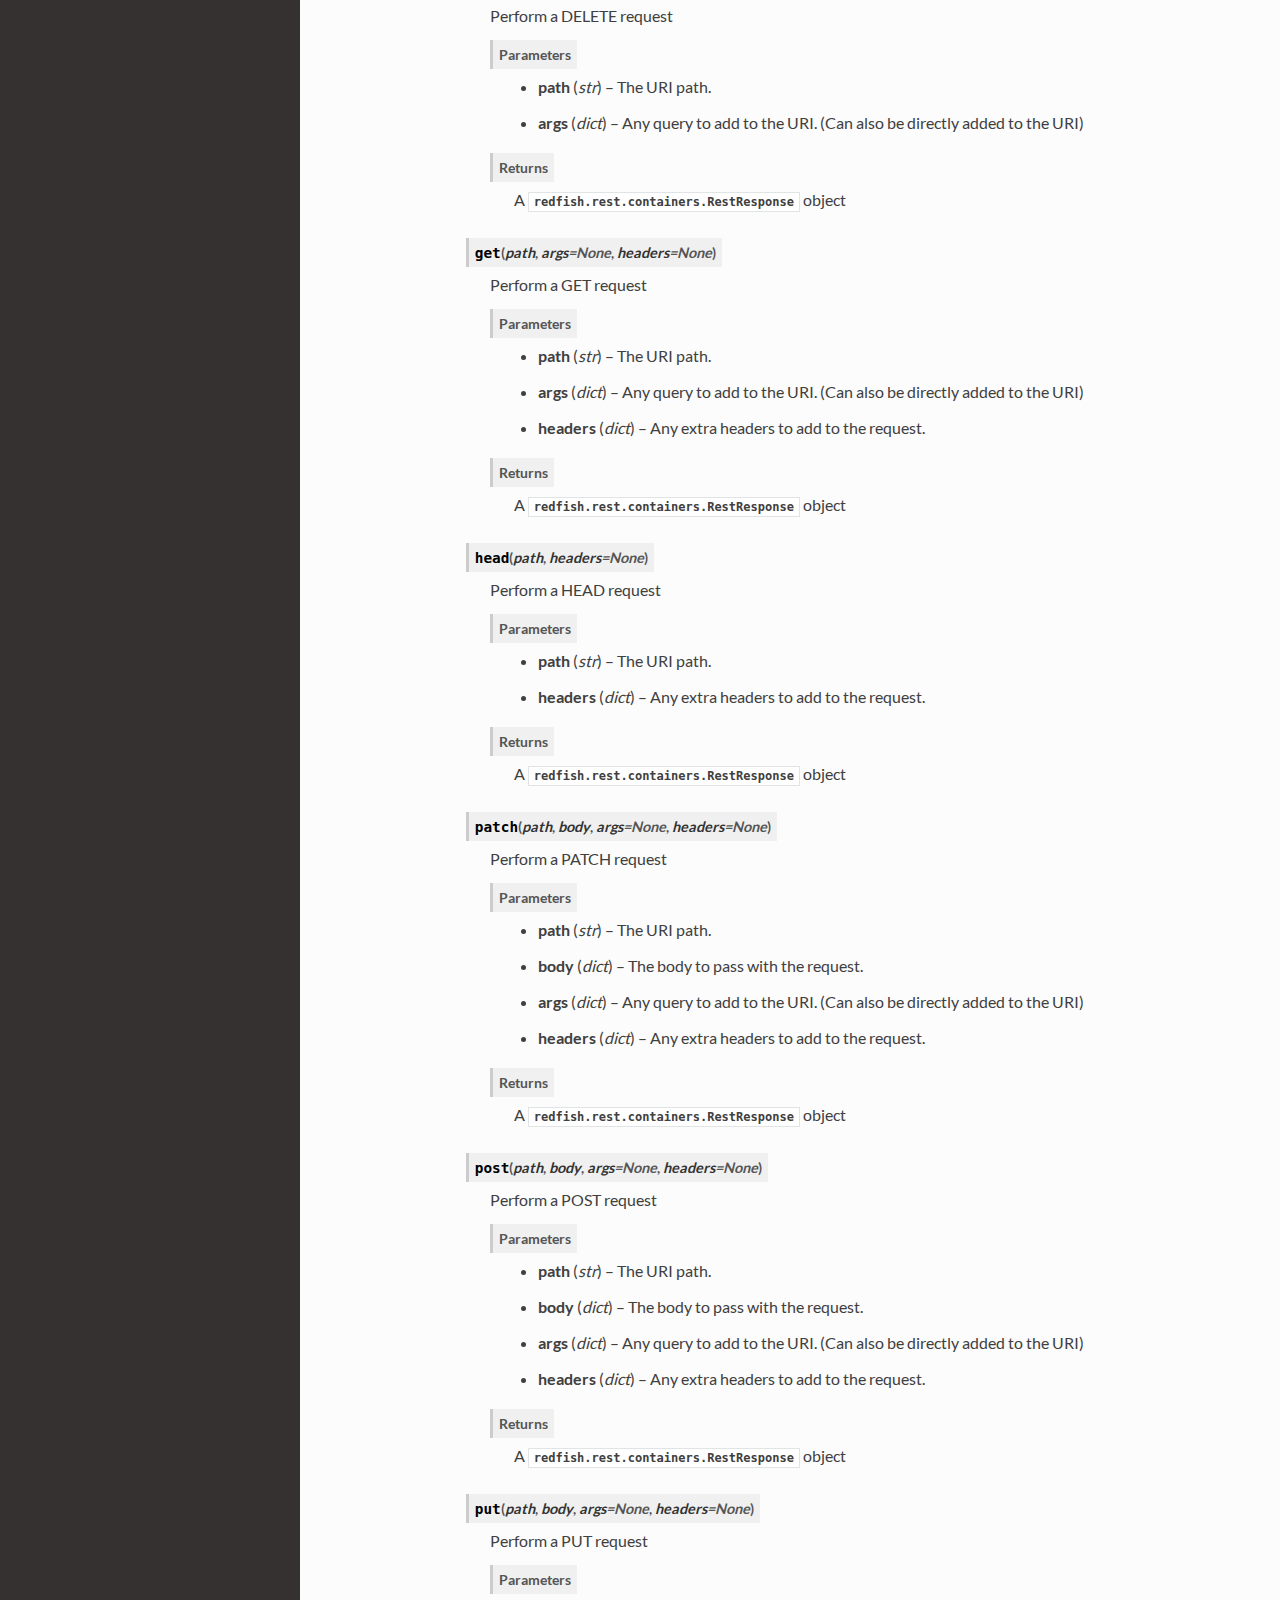
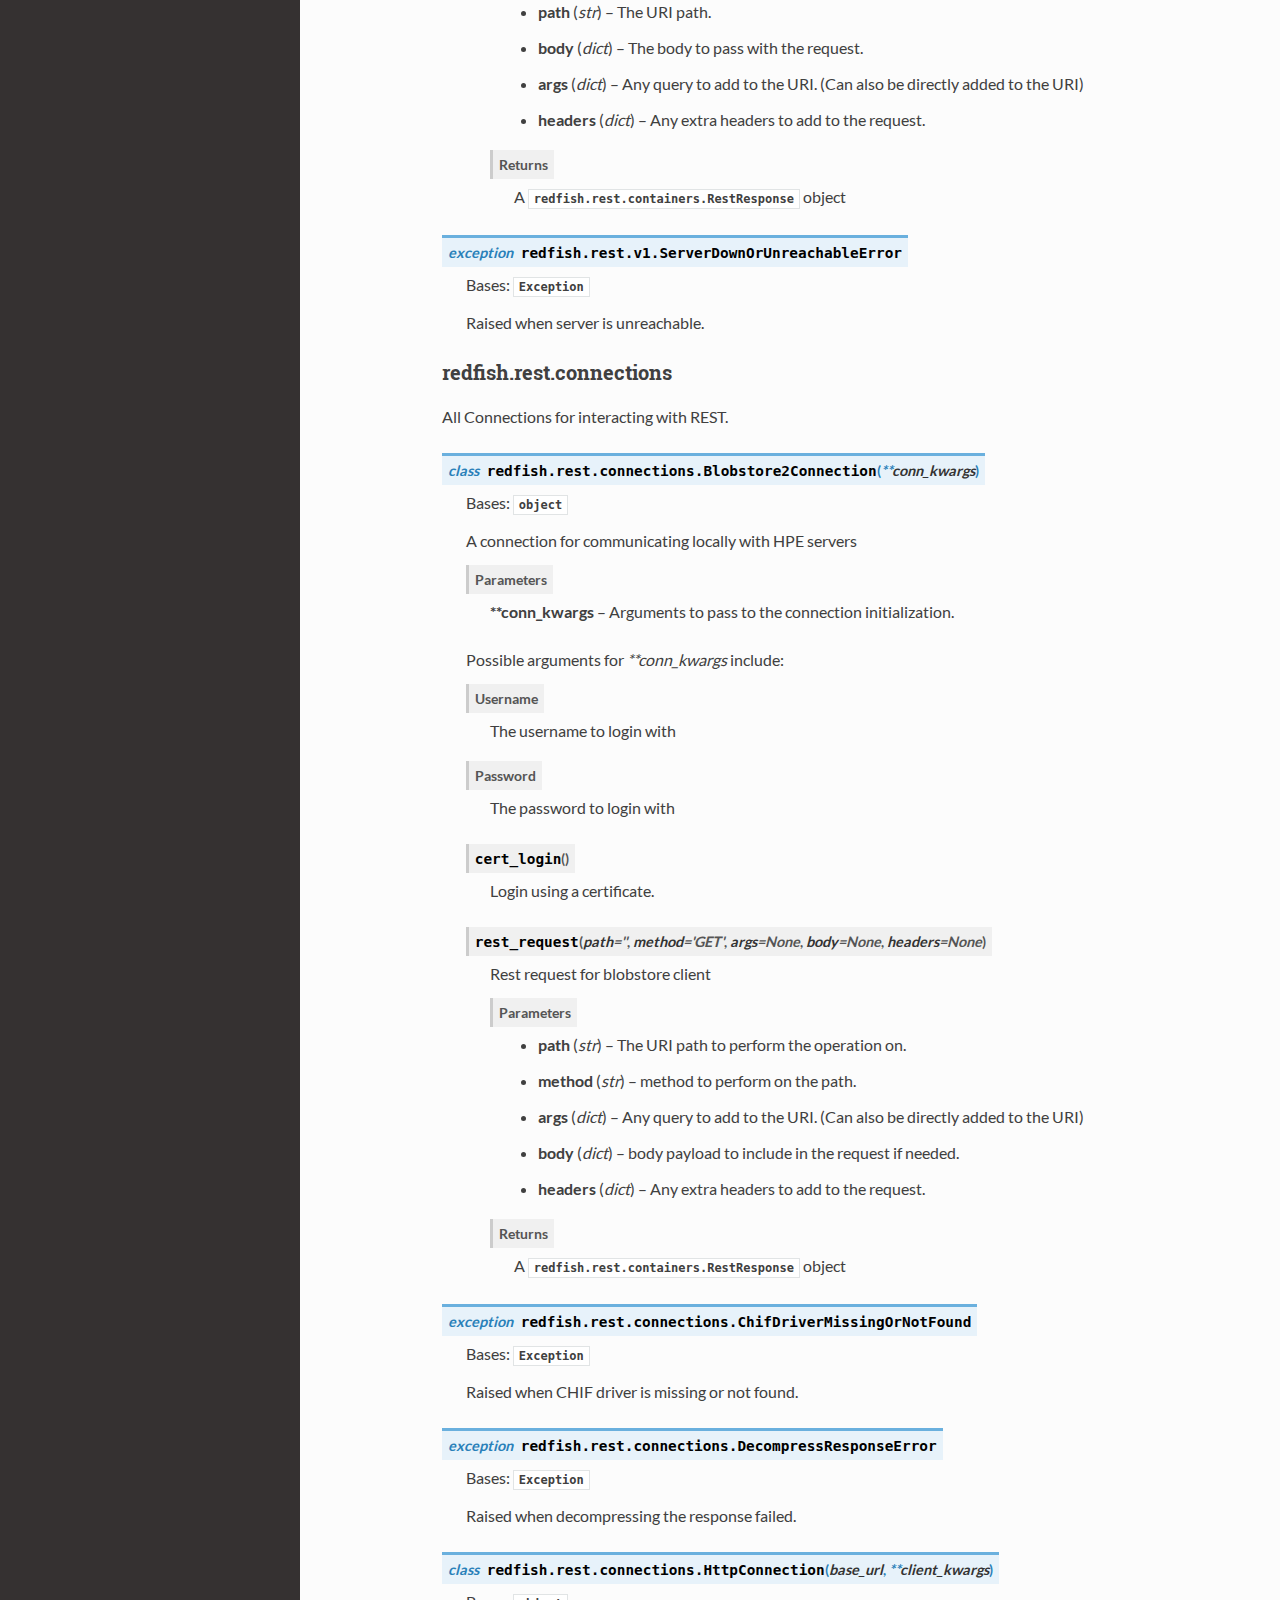
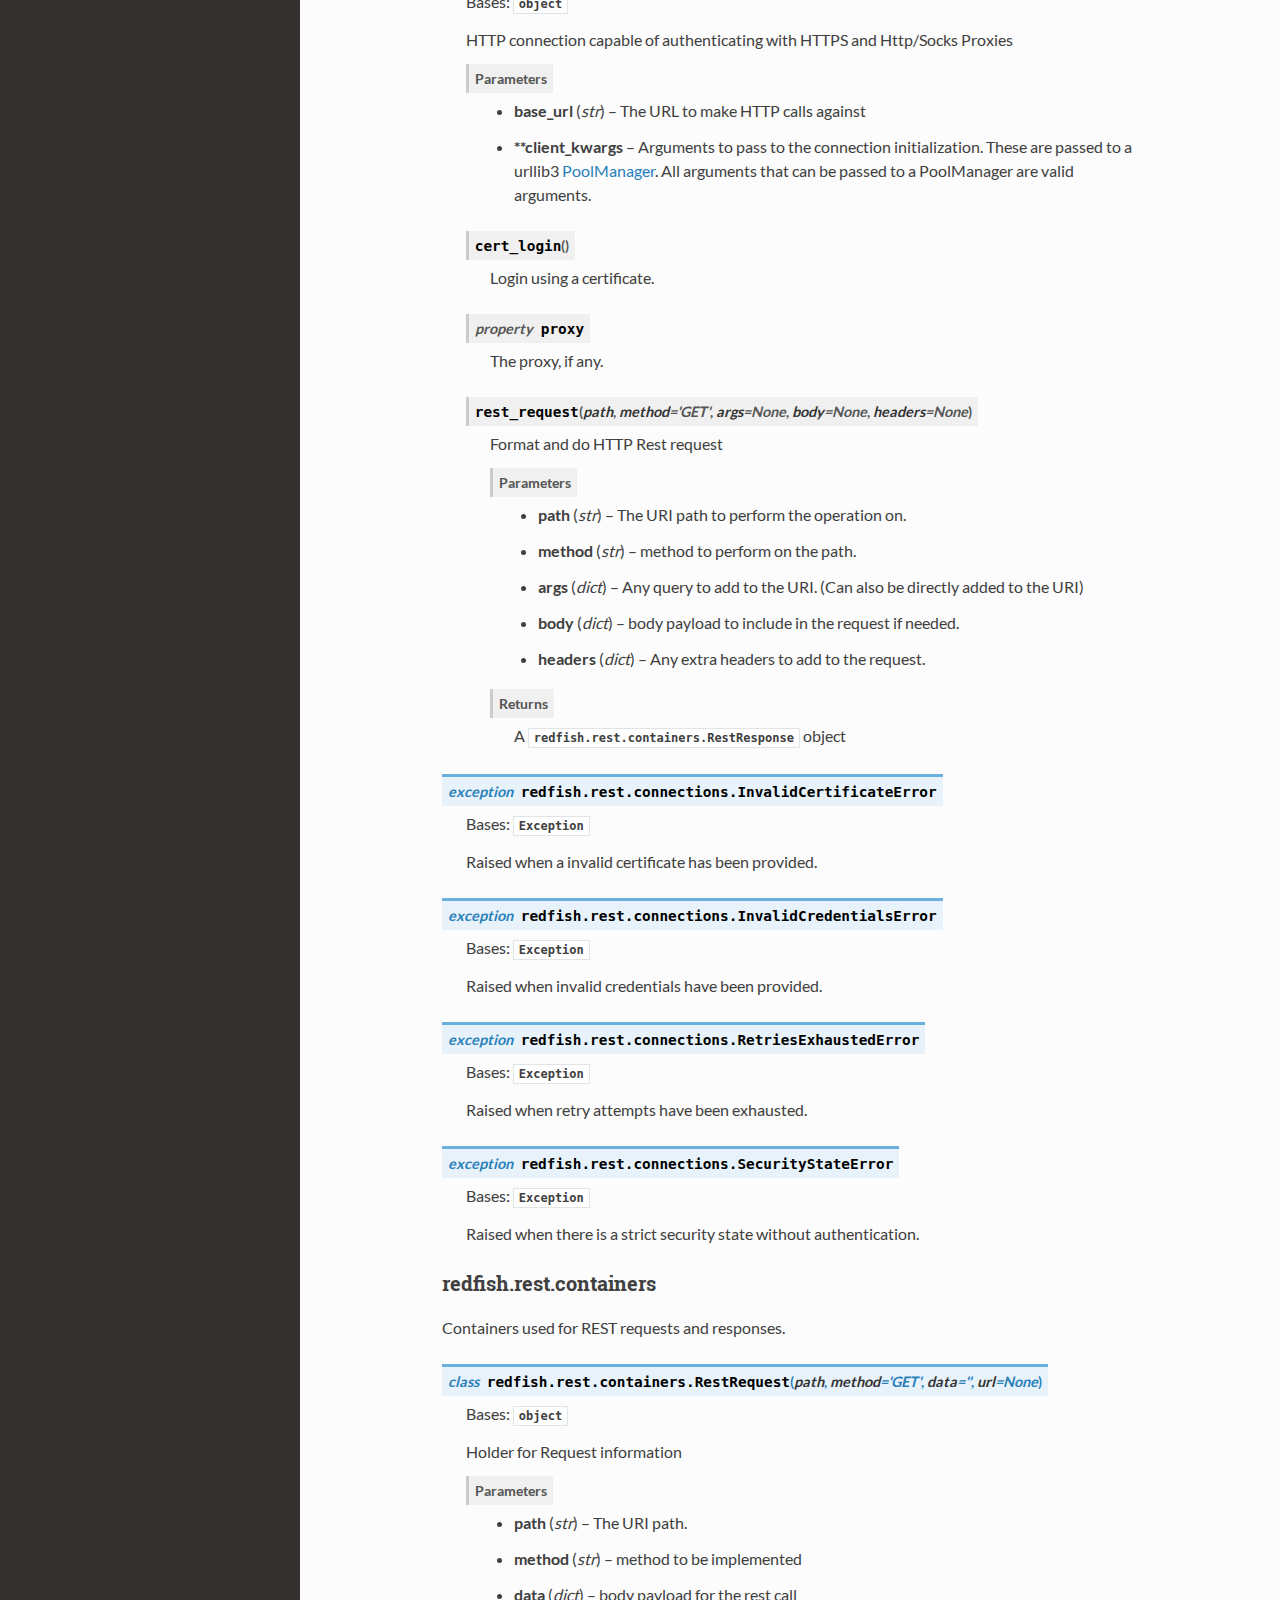
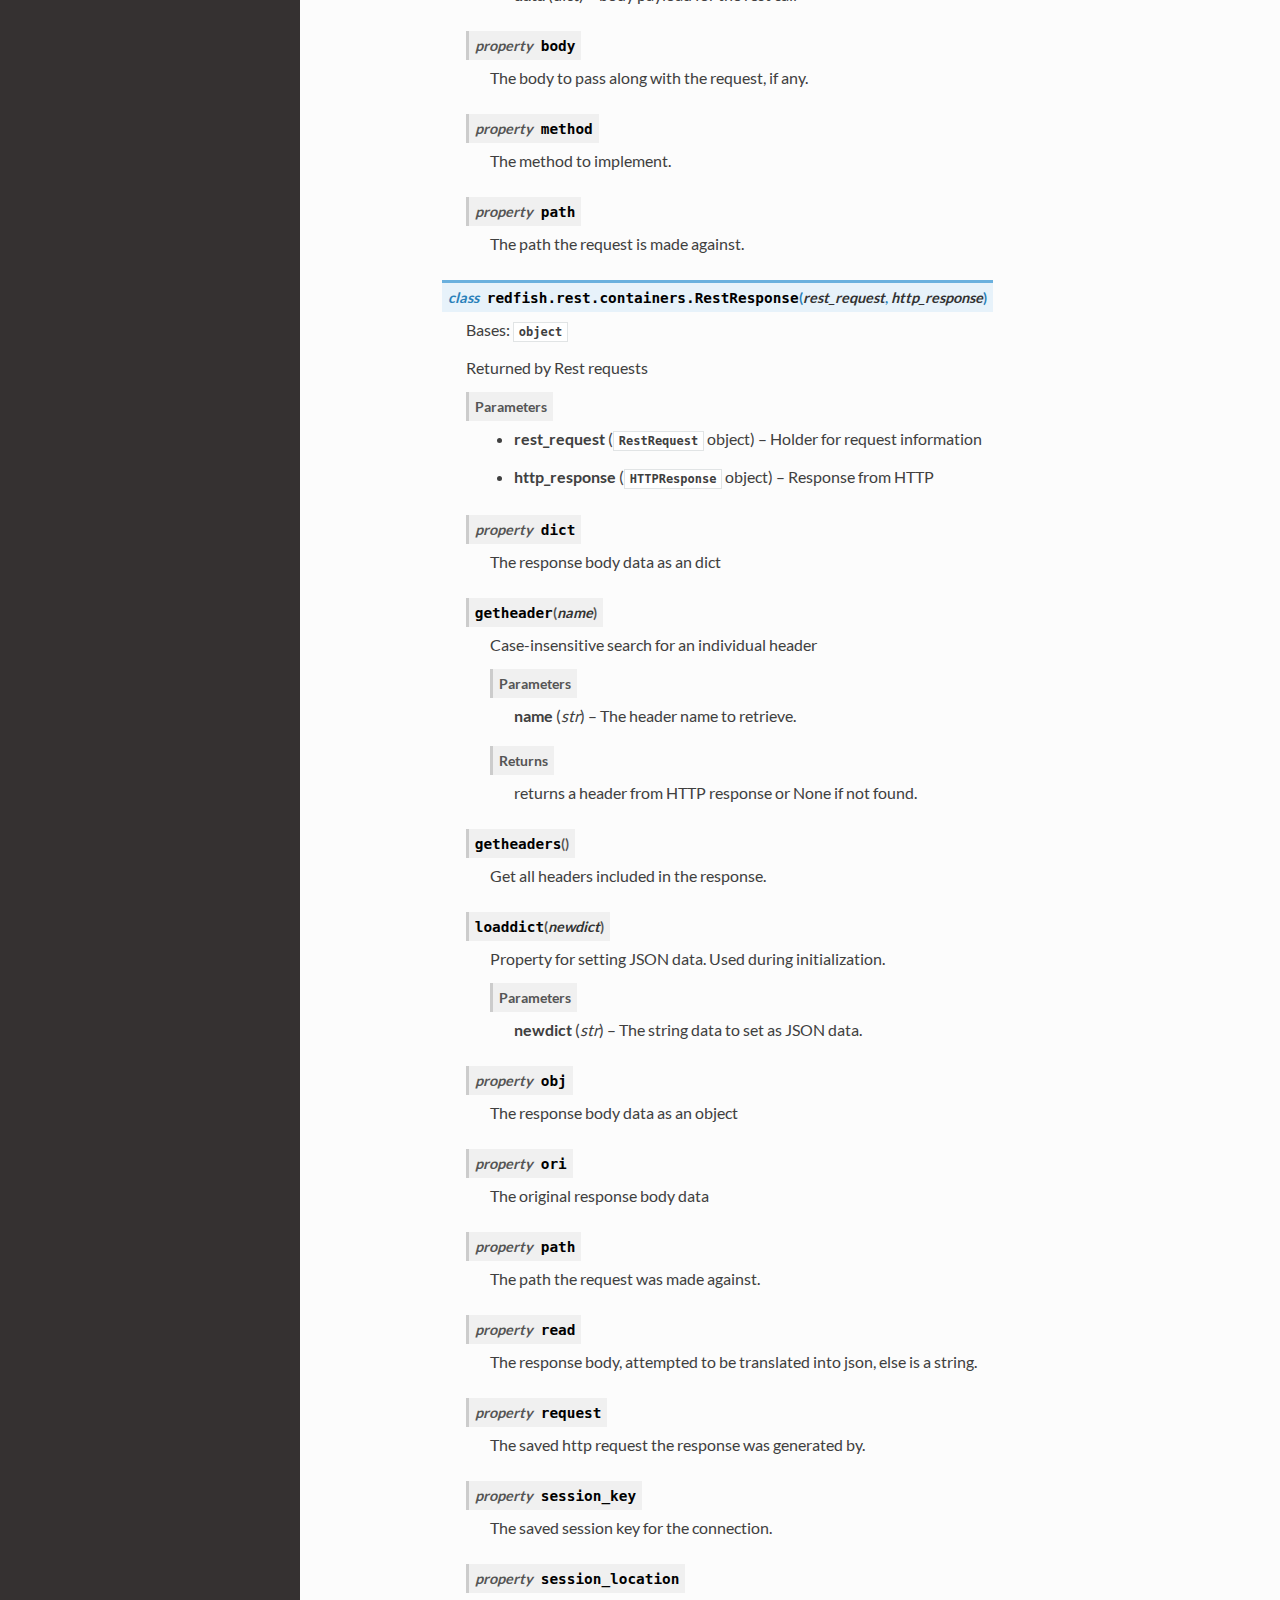
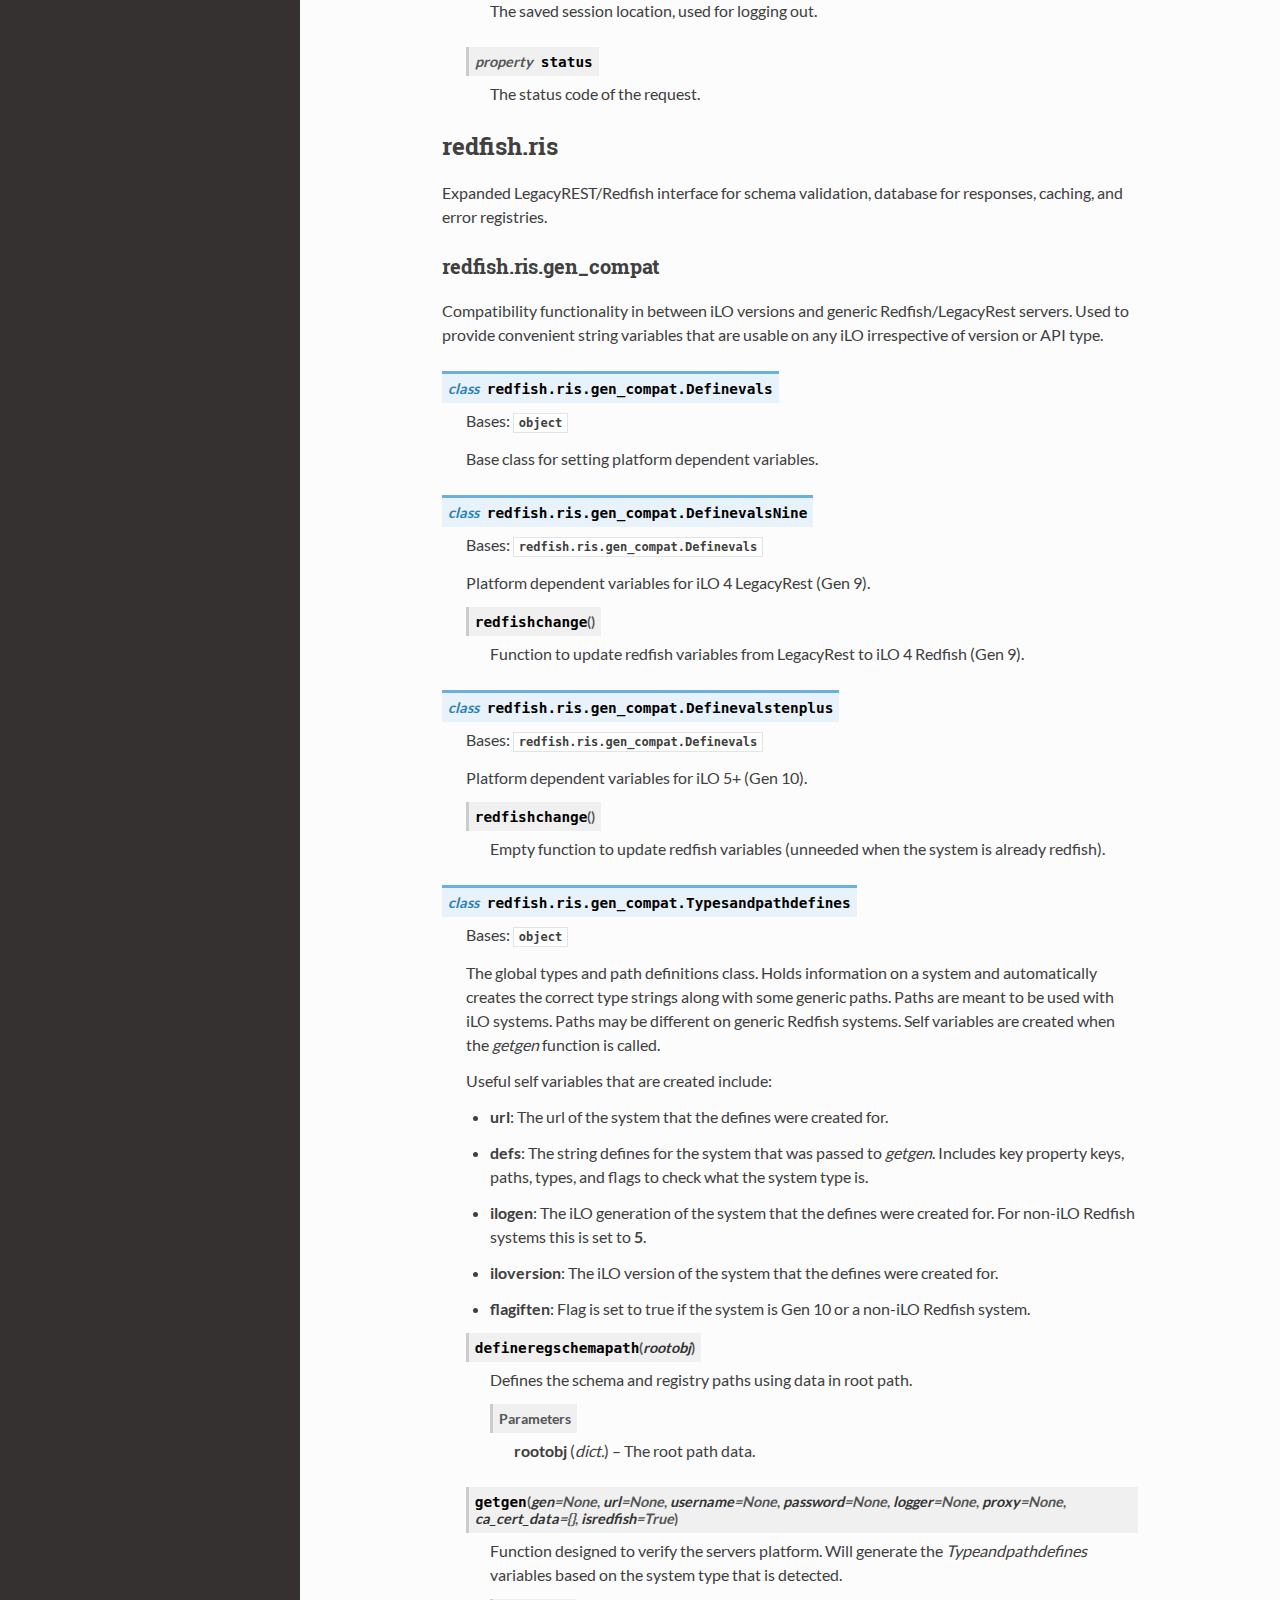
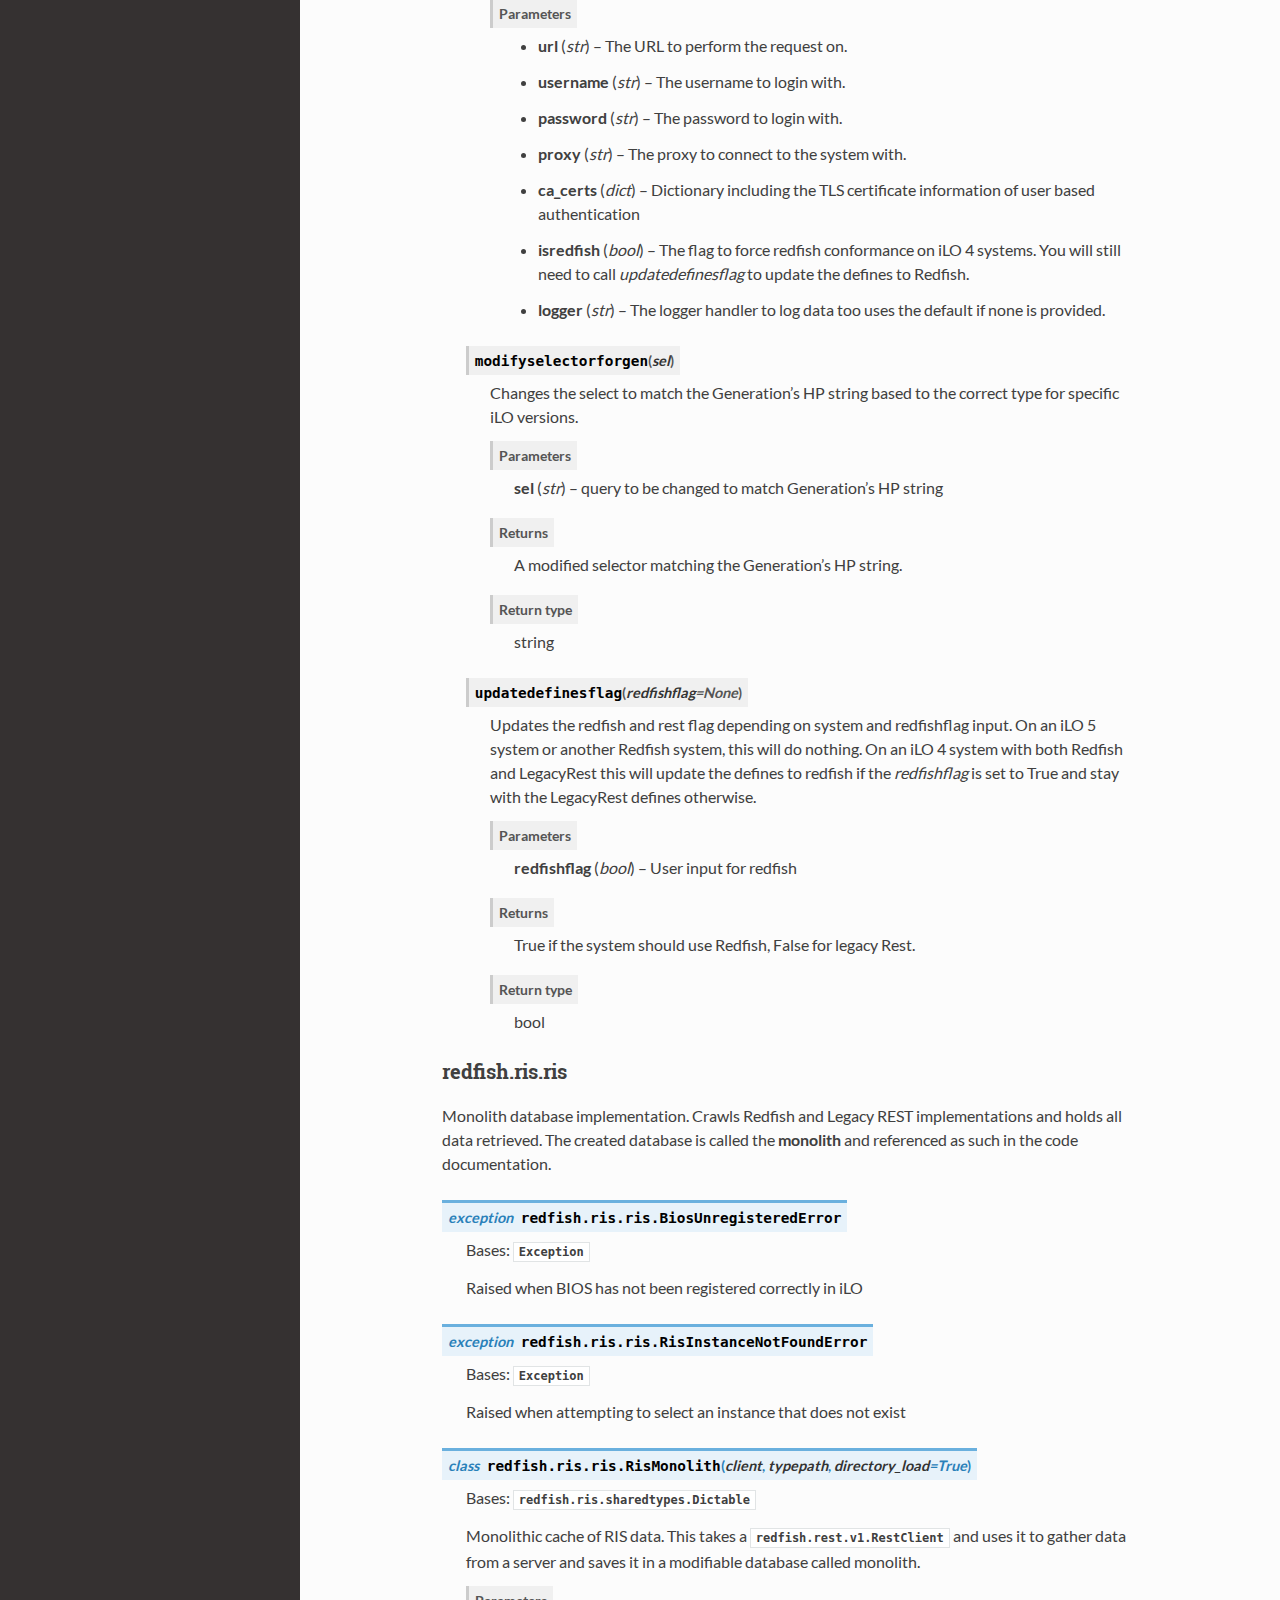
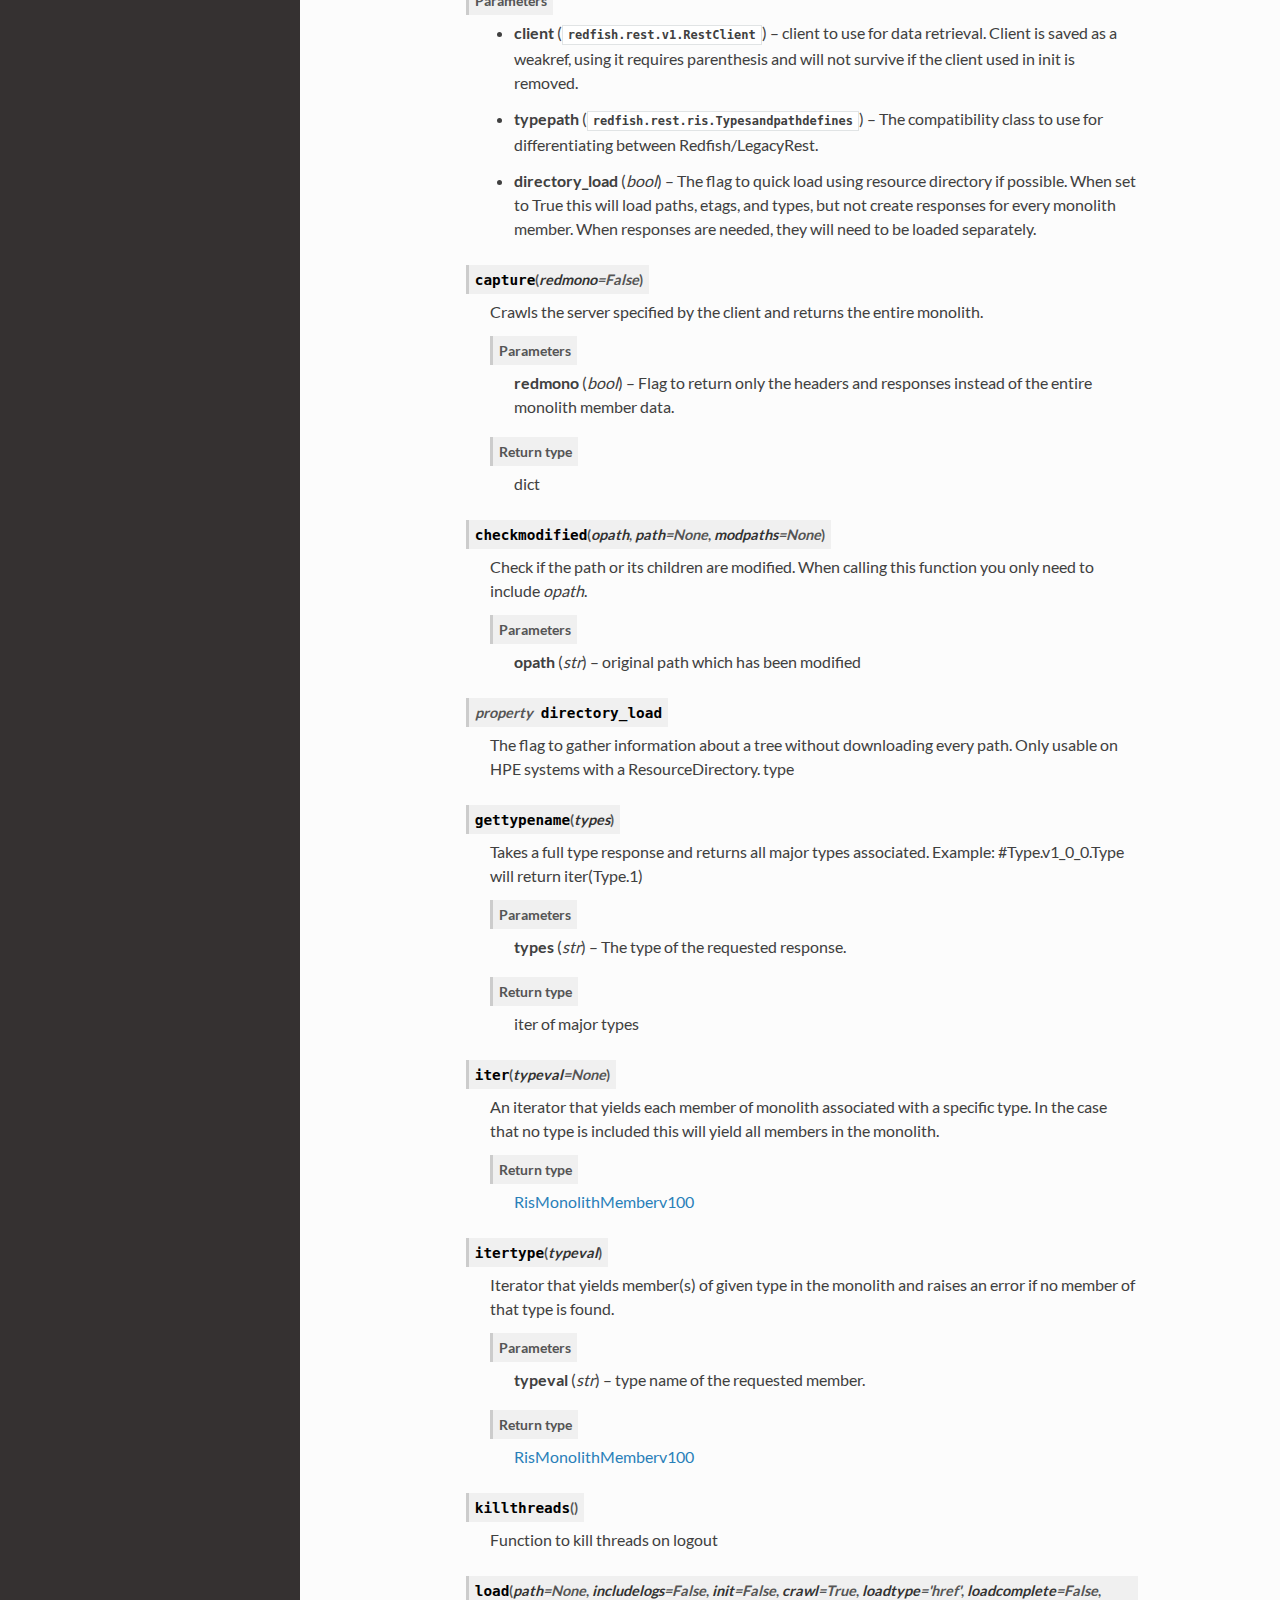
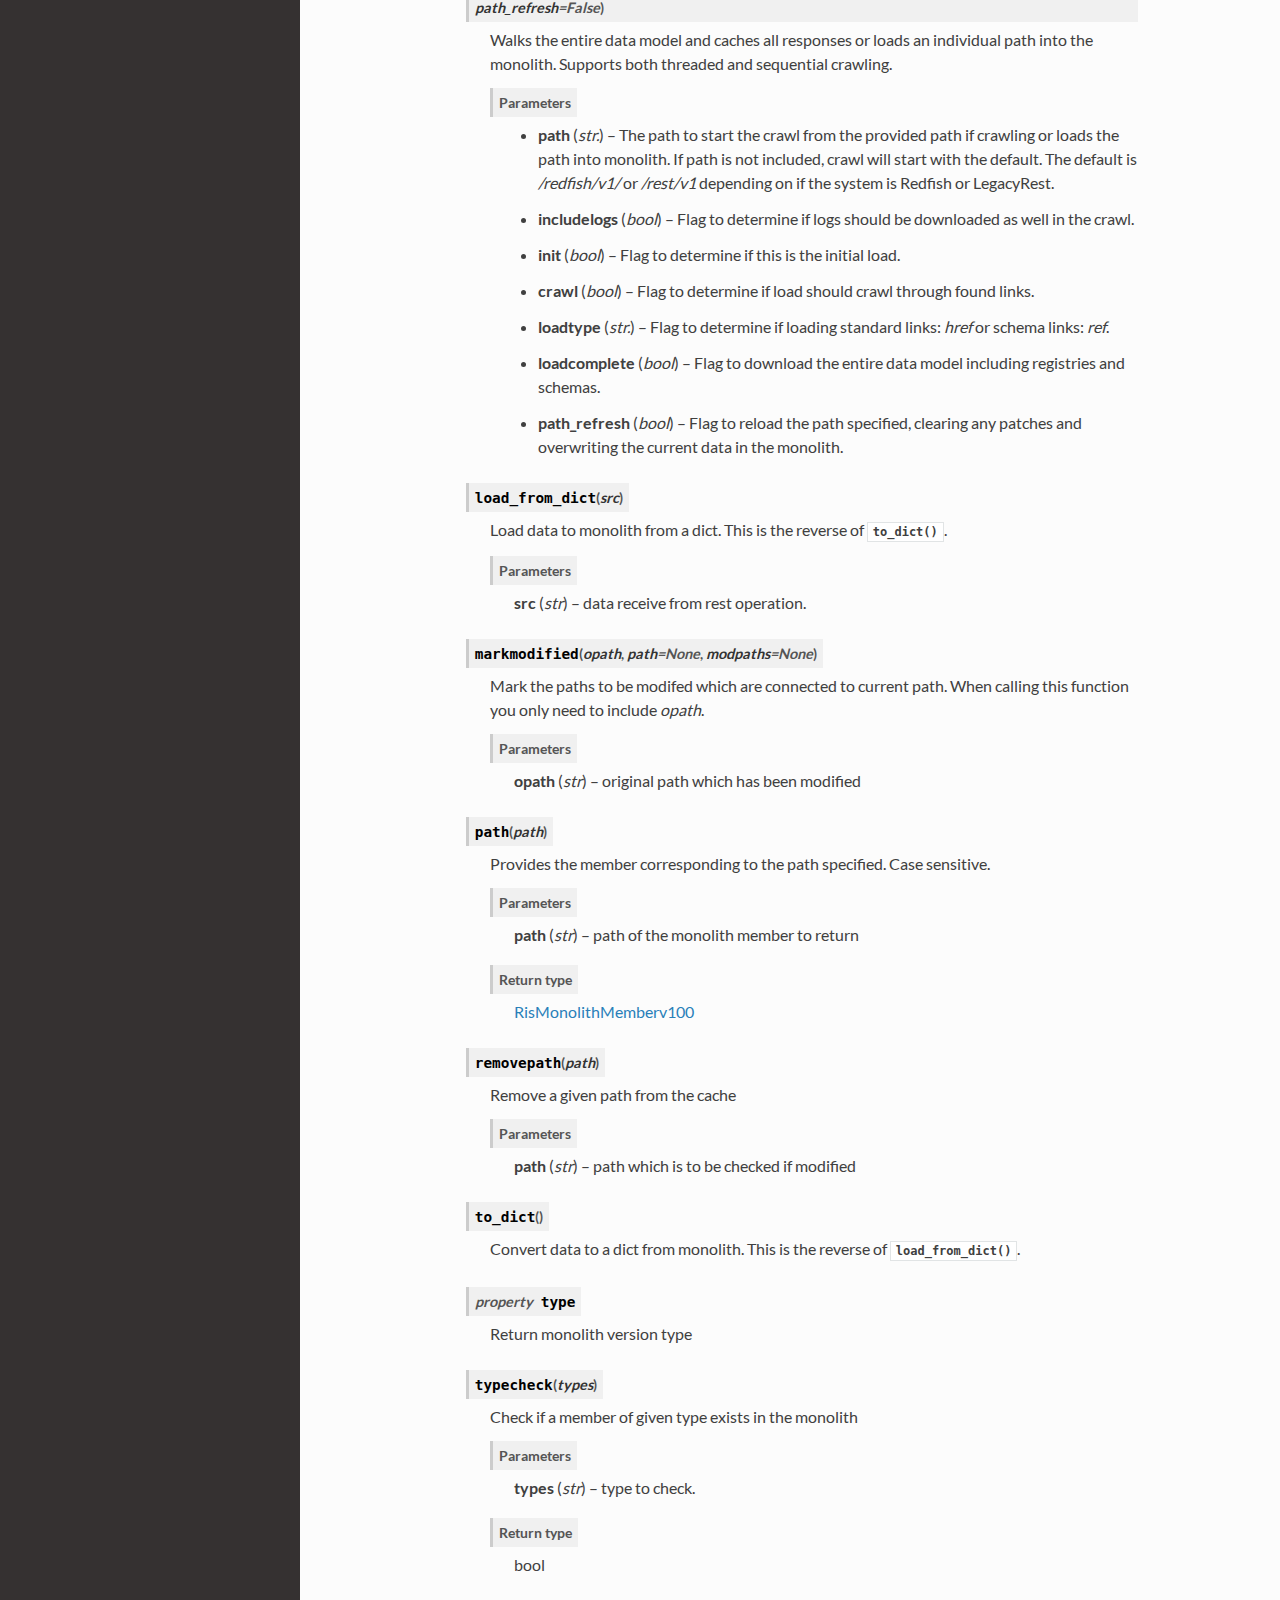
<file: Reference.html>
<!DOCTYPE html>
<!--[if IE 8]><html class="no-js lt-ie9" lang="en" > <![endif]-->
<!--[if gt IE 8]><!--> <html class="no-js" lang="en" > <!--<![endif]-->
<head>
  <meta charset="utf-8">

  <meta name="viewport" content="width=device-width, initial-scale=1.0">

  <title>Reference Documentation &mdash; python-ilorest-library 3.2.1 documentation</title>















    <link rel="stylesheet" href="_static/css/theme.css" type="text/css" />





        <link rel="index" title="Index"
              href="genindex.html"/>
        <link rel="search" title="Search" href="search.html"/>
    <link rel="top" title="python-ilorest-library 3.2.1 documentation" href="index.html"/>
        <link rel="prev" title="Frequently Asked Questions" href="Frequently-Asked-Questions.html"/>


  <script src="_static/js/modernizr.min.js"></script>

</head>

<body class="wy-body-for-nav" role="document">


  <div class="wy-grid-for-nav">


    <nav data-toggle="wy-nav-shift" class="wy-nav-side">
      <div class="wy-side-scroll">
        <div class="wy-side-nav-search">



            <a href="index.html" class="icon icon-home"> python-ilorest-library



          </a>




              <div class="version">
                3.1
              </div>




<div role="search">
  <form id="rtd-search-form" class="wy-form" action="search.html" method="get">
    <input type="text" name="q" placeholder="Search docs" />
    <input type="hidden" name="check_keywords" value="yes" />
    <input type="hidden" name="area" value="default" />
  </form>
</div>


        </div>

        <div class="wy-menu wy-menu-vertical" data-spy="affix" role="navigation" aria-label="main navigation">



                <ul class="current">
<li class="toctree-l1"><a class="reference internal" href="API-Overview.html">API Overview</a></li>
<li class="toctree-l1"><a class="reference internal" href="Installation-Guide.html">Installation Guide</a></li>
<li class="toctree-l1"><a class="reference internal" href="Client-Quick-Start.html">Client Quick Start</a></li>
<li class="toctree-l1"><a class="reference internal" href="Advanced-Usage.html">Advanced Usage</a></li>
<li class="toctree-l1"><a class="reference internal" href="Monolith.html">The Monolith</a></li>
<li class="toctree-l1"><a class="reference internal" href="System-Compatibility.html">System Compatibility</a></li>
<li class="toctree-l1"><a class="reference internal" href="Examples.html">Examples</a></li>
<li class="toctree-l1"><a class="reference internal" href="Frequently-Asked-Questions.html">Frequently Asked Questions</a></li>
<li class="toctree-l1 current"><a class="current reference internal" href="#">Reference Documentation</a><ul>
<li class="toctree-l2"><a class="reference internal" href="#module-redfish.rest">redfish.rest</a><ul>
<li class="toctree-l3"><a class="reference internal" href="#module-redfish.rest.v1">redfish.rest.v1</a></li>
<li class="toctree-l3"><a class="reference internal" href="#module-redfish.rest.connections">redfish.rest.connections</a></li>
<li class="toctree-l3"><a class="reference internal" href="#module-redfish.rest.containers">redfish.rest.containers</a></li>
</ul>
</li>
<li class="toctree-l2"><a class="reference internal" href="#module-redfish.ris">redfish.ris</a><ul>
<li class="toctree-l3"><a class="reference internal" href="#module-redfish.ris.gen_compat">redfish.ris.gen_compat</a></li>
<li class="toctree-l3"><a class="reference internal" href="#module-redfish.ris.ris">redfish.ris.ris</a></li>
<li class="toctree-l3"><a class="reference internal" href="#module-redfish.ris.ris_threaded">redfish.ris.ris_threaded</a></li>
<li class="toctree-l3"><a class="reference internal" href="#module-redfish.ris.utils">redfish.ris.utils</a></li>
<li class="toctree-l3"><a class="reference internal" href="#module-redfish.ris.rmc">redfish.ris.rmc</a></li>
<li class="toctree-l3"><a class="reference internal" href="#module-redfish.ris.rmc_helper">redfish.ris.rmc_helper</a></li>
<li class="toctree-l3"><a class="reference internal" href="#module-redfish.ris.resp_handler">redfish.ris.resp_handler</a></li>
<li class="toctree-l3"><a class="reference internal" href="#module-redfish.ris.validation">redfish.ris.validation</a></li>
</ul>
</li>
</ul>
</li>
</ul>



        </div>
      </div>
    </nav>

    <section data-toggle="wy-nav-shift" class="wy-nav-content-wrap">


      <nav class="wy-nav-top" role="navigation" aria-label="top navigation">
        <i data-toggle="wy-nav-top" class="fa fa-bars"></i>
        <a href="index.html">python-ilorest-library</a>
      </nav>



      <div class="wy-nav-content">
        <div class="rst-content">






<div role="navigation" aria-label="breadcrumbs navigation">
  <ul class="wy-breadcrumbs">
    <li><a href="index.html">Docs</a> &raquo;</li>

    <li>Reference Documentation</li>
    <li class="wy-breadcrumbs-aside">


          <a href="_sources/Reference.rest.txt" rel="nofollow"></a>


    </li>
  </ul>
  <hr/>
</div>
          <div role="main" class="document" itemscope="itemscope" itemtype="http://schema.org/Article">
           <div itemprop="articleBody">

  <div class="section" id="reference-documentation">
<h1>Reference Documentation<a class="headerlink" href="#reference-documentation" title="Permalink to this headline">¶</a></h1>
<div class="section" id="module-redfish.rest">
<span id="redfish-rest"></span><h2>redfish.rest<a class="headerlink" href="#module-redfish.rest" title="Permalink to this headline">¶</a></h2>
<p>Base interface to simplify interaction with LegacyRest/Redfish data and Remote/Local
connections.</p>
<div class="section" id="module-redfish.rest.v1">
<span id="redfish-rest-v1"></span><h3>redfish.rest.v1<a class="headerlink" href="#module-redfish.rest.v1" title="Permalink to this headline">¶</a></h3>
<p>Direct module for working with Redfish/REST technology.</p>
<dl class="py class">
<dt id="redfish.rest.v1.AuthMethod">
<em class="property">class </em><code class="sig-prename descclassname">redfish.rest.v1.</code><code class="sig-name descname">AuthMethod</code><a class="headerlink" href="#redfish.rest.v1.AuthMethod" title="Permalink to this definition">¶</a></dt>
<dd><p>Bases: <code class="xref py py-class docutils literal notranslate"><span class="pre">object</span></code></p>
<p>AUTH Method class</p>
<p><strong>BASIC</strong>, <strong>SESSION</strong>, <strong>CERTIFICATE</strong> variables translate to their string counterparts
<cite>basic</cite>, <cite>session</cite>, <cite>certificate</cite>.</p>
</dd></dl>

<dl class="py exception">
<dt id="redfish.rest.v1.JsonDecodingError">
<em class="property">exception </em><code class="sig-prename descclassname">redfish.rest.v1.</code><code class="sig-name descname">JsonDecodingError</code><a class="headerlink" href="#redfish.rest.v1.JsonDecodingError" title="Permalink to this definition">¶</a></dt>
<dd><p>Bases: <code class="xref py py-class docutils literal notranslate"><span class="pre">Exception</span></code></p>
<p>Raised when there is an error in json data.</p>
</dd></dl>

<dl class="py class">
<dt id="redfish.rest.v1.LegacyRestClient">
<em class="property">class </em><code class="sig-prename descclassname">redfish.rest.v1.</code><code class="sig-name descname">LegacyRestClient</code><span class="sig-paren">(</span><em class="sig-param"><span class="o">**</span><span class="n">client_kwargs</span></em><span class="sig-paren">)</span><a class="headerlink" href="#redfish.rest.v1.LegacyRestClient" title="Permalink to this definition">¶</a></dt>
<dd><p>Bases: <a class="reference internal" href="#redfish.rest.v1.RestClient" title="redfish.rest.v1.RestClient"><code class="xref py py-class docutils literal notranslate"><span class="pre">redfish.rest.v1.RestClient</span></code></a></p>
<p>Class for a <strong>Legacy REST</strong> client instance.
Instantiates appropriate Rest object based on existing configuration.
Use this to retrieve a pre-configured Legacy Rest Class.</p>
<p>Basic arguments include (These can be omitted for most local connections):</p>
<ul class="simple">
<li><p><strong>base_url</strong>: The IP or Hostname of the server to perform operations on.</p></li>
<li><p><strong>username</strong>: The username of the account to login with.</p></li>
<li><p><strong>password</strong>: The username of the account to login with.</p></li>
</ul>
<p>For full description of the arguments allowed see <a class="reference internal" href="#redfish.rest.v1.RestClient" title="redfish.rest.v1.RestClient"><code class="xref py py-class docutils literal notranslate"><span class="pre">RestClient</span></code></a></p>
</dd></dl>

<dl class="py class">
<dt id="redfish.rest.v1.RedfishClient">
<em class="property">class </em><code class="sig-prename descclassname">redfish.rest.v1.</code><code class="sig-name descname">RedfishClient</code><span class="sig-paren">(</span><em class="sig-param"><span class="o">**</span><span class="n">client_kwargs</span></em><span class="sig-paren">)</span><a class="headerlink" href="#redfish.rest.v1.RedfishClient" title="Permalink to this definition">¶</a></dt>
<dd><p>Bases: <a class="reference internal" href="#redfish.rest.v1.RestClient" title="redfish.rest.v1.RestClient"><code class="xref py py-class docutils literal notranslate"><span class="pre">redfish.rest.v1.RestClient</span></code></a></p>
<p>Class for a <strong>Redfish</strong> client instance.
Instantiates appropriate Redfish object based on existing configuration.
Use this to retrieve a pre-configured Redfish Class.</p>
<p>Basic arguments include (These can be omitted for most local connections):</p>
<ul class="simple">
<li><p><strong>base_url</strong>: The IP or Hostname of the server to perform operations on. None for local.</p></li>
<li><p><strong>username</strong>: The username of the account to login with.</p></li>
<li><p><strong>password</strong>: The username of the account to login with.</p></li>
</ul>
<p>For full description of the arguments allowed see <a class="reference internal" href="#redfish.rest.v1.RestClient" title="redfish.rest.v1.RestClient"><code class="xref py py-class docutils literal notranslate"><span class="pre">RestClient</span></code></a></p>
</dd></dl>

<dl class="py class">
<dt id="redfish.rest.v1.RestClient">
<em class="property">class </em><code class="sig-prename descclassname">redfish.rest.v1.</code><code class="sig-name descname">RestClient</code><span class="sig-paren">(</span><em class="sig-param"><span class="n">default_prefix</span><span class="o">=</span><span class="default_value">'/redfish/v1/'</span></em>, <em class="sig-param"><span class="n">is_redfish</span><span class="o">=</span><span class="default_value">True</span></em>, <em class="sig-param"><span class="n">username</span><span class="o">=</span><span class="default_value">None</span></em>, <em class="sig-param"><span class="n">password</span><span class="o">=</span><span class="default_value">None</span></em>, <em class="sig-param"><span class="n">auth</span><span class="o">=</span><span class="default_value">None</span></em>, <em class="sig-param"><span class="o">**</span><span class="n">client_kwargs</span></em><span class="sig-paren">)</span><a class="headerlink" href="#redfish.rest.v1.RestClient" title="Permalink to this definition">¶</a></dt>
<dd><p>Bases: <a class="reference internal" href="#redfish.rest.v1.RestClientBase" title="redfish.rest.v1.RestClientBase"><code class="xref py py-class docutils literal notranslate"><span class="pre">redfish.rest.v1.RestClientBase</span></code></a></p>
<p>REST client with Redfish and LegacyRest support built on top.</p>
<dl class="field-list simple">
<dt class="field-odd">Parameters</dt>
<dd class="field-odd"><ul class="simple">
<li><p><strong>default_prefix</strong> (<em>str</em>) – The root of the REST API, either /redfish/v1/ or /rest/v1.</p></li>
<li><p><strong>is_redfish</strong> (<em>bool</em>) – Flag to force redfish conformance, even on LegacyRest clients.</p></li>
<li><p><strong>username</strong> (<em>str</em>) – The username of the account to login with.</p></li>
<li><p><strong>password</strong> (<em>str</em>) – The password of the account to login with.</p></li>
<li><p><strong>auth</strong> (str or <a class="reference internal" href="#redfish.rest.v1.AuthMethod" title="redfish.rest.v1.AuthMethod"><code class="xref py py-class docutils literal notranslate"><span class="pre">AuthMethod</span></code></a> class variable.) – The authentication type to force.</p></li>
<li><p><strong>**client_kwargs</strong> – Arguments to create a <a class="reference internal" href="#redfish.rest.v1.RestClientBase" title="redfish.rest.v1.RestClientBase"><code class="xref py py-class docutils literal notranslate"><span class="pre">RestClientBase</span></code></a> instance.</p></li>
</ul>
</dd>
</dl>
<dl class="py method">
<dt id="redfish.rest.v1.RestClient.base_url">
<em class="property">property </em><code class="sig-name descname">base_url</code><a class="headerlink" href="#redfish.rest.v1.RestClient.base_url" title="Permalink to this definition">¶</a></dt>
<dd><p>The connection’s URL to make calls against</p>
</dd></dl>

<dl class="py method">
<dt id="redfish.rest.v1.RestClient.basic_auth">
<em class="property">property </em><code class="sig-name descname">basic_auth</code><a class="headerlink" href="#redfish.rest.v1.RestClient.basic_auth" title="Permalink to this definition">¶</a></dt>
<dd><p>The Client’s basic auth header, if any.</p>
</dd></dl>

<dl class="py method">
<dt id="redfish.rest.v1.RestClient.login">
<code class="sig-name descname">login</code><span class="sig-paren">(</span><em class="sig-param"><span class="n">auth</span><span class="o">=</span><span class="default_value">'session'</span></em><span class="sig-paren">)</span><a class="headerlink" href="#redfish.rest.v1.RestClient.login" title="Permalink to this definition">¶</a></dt>
<dd><p>Login to a Redfish or LegacyRest server.
If auth is not supplied login will intelligently
choose the authentication mode based on the arguments passed.
Basic authentication MUST be specified with <cite>auth</cite>.</p>
<dl class="field-list simple">
<dt class="field-odd">Parameters</dt>
<dd class="field-odd"><p><strong>auth</strong> (str or <a class="reference internal" href="#redfish.rest.v1.AuthMethod" title="redfish.rest.v1.AuthMethod"><code class="xref py py-class docutils literal notranslate"><span class="pre">AuthMethod</span></code></a> class variable) – The auth type to login with.</p>
</dd>
</dl>
</dd></dl>

<dl class="py method">
<dt id="redfish.rest.v1.RestClient.login_url">
<em class="property">property </em><code class="sig-name descname">login_url</code><a class="headerlink" href="#redfish.rest.v1.RestClient.login_url" title="Permalink to this definition">¶</a></dt>
<dd><p>The login URI from the root response. This is where we post the
credentials for a login.</p>
</dd></dl>

<dl class="py method">
<dt id="redfish.rest.v1.RestClient.logout">
<code class="sig-name descname">logout</code><span class="sig-paren">(</span><span class="sig-paren">)</span><a class="headerlink" href="#redfish.rest.v1.RestClient.logout" title="Permalink to this definition">¶</a></dt>
<dd><p>Logout of session.</p>
<p>YOU MUST CALL THIS WHEN YOU ARE DONE TO FREE UP SESSIONS</p>
</dd></dl>

<dl class="py method">
<dt id="redfish.rest.v1.RestClient.password">
<em class="property">property </em><code class="sig-name descname">password</code><a class="headerlink" href="#redfish.rest.v1.RestClient.password" title="Permalink to this definition">¶</a></dt>
<dd><p>The password, if any. Once a login function has been called the credentials are removed
from memory for security and this will return None.</p>
</dd></dl>

<dl class="py method">
<dt id="redfish.rest.v1.RestClient.proxy">
<em class="property">property </em><code class="sig-name descname">proxy</code><a class="headerlink" href="#redfish.rest.v1.RestClient.proxy" title="Permalink to this definition">¶</a></dt>
<dd><p>The connection’s proxy, if any.</p>
</dd></dl>

<dl class="py method">
<dt id="redfish.rest.v1.RestClient.session_key">
<em class="property">property </em><code class="sig-name descname">session_key</code><a class="headerlink" href="#redfish.rest.v1.RestClient.session_key" title="Permalink to this definition">¶</a></dt>
<dd><p>The Client’s session key, if any.</p>
</dd></dl>

<dl class="py method">
<dt id="redfish.rest.v1.RestClient.session_location">
<em class="property">property </em><code class="sig-name descname">session_location</code><a class="headerlink" href="#redfish.rest.v1.RestClient.session_location" title="Permalink to this definition">¶</a></dt>
<dd><p>The session URI. Used for deleting the session when we logout.</p>
</dd></dl>

<dl class="py method">
<dt id="redfish.rest.v1.RestClient.username">
<em class="property">property </em><code class="sig-name descname">username</code><a class="headerlink" href="#redfish.rest.v1.RestClient.username" title="Permalink to this definition">¶</a></dt>
<dd><p>The username, if any. Once a login function has been called the credentials are removed
from memory for security and this will return None.</p>
</dd></dl>

</dd></dl>

<dl class="py class">
<dt id="redfish.rest.v1.RestClientBase">
<em class="property">class </em><code class="sig-prename descclassname">redfish.rest.v1.</code><code class="sig-name descname">RestClientBase</code><span class="sig-paren">(</span><em class="sig-param"><span class="n">biospassword</span><span class="o">=</span><span class="default_value">None</span></em>, <em class="sig-param"><span class="o">**</span><span class="n">client_kwargs</span></em><span class="sig-paren">)</span><a class="headerlink" href="#redfish.rest.v1.RestClientBase" title="Permalink to this definition">¶</a></dt>
<dd><p>Bases: <code class="xref py py-class docutils literal notranslate"><span class="pre">object</span></code></p>
<p>Base REST client. Each RestClientBase has a connection object built by parsing the
client_kwargs. This connection is used for communicating remotely or locally.</p>
<dl class="field-list simple">
<dt class="field-odd">Parameters</dt>
<dd class="field-odd"><ul class="simple">
<li><p><strong>biospassword</strong> (<em>str</em>) – The iLO Gen9 bios password. See <a class="reference internal" href="#redfish.rest.v1.RestClientBase.bios_password" title="redfish.rest.v1.RestClientBase.bios_password"><code class="xref py py-func docutils literal notranslate"><span class="pre">bios_password()</span></code></a></p></li>
<li><p><strong>**client_kwargs</strong> – Arguments to pass to the client argument. For possible values see
<a class="reference internal" href="#redfish.rest.connections.Blobstore2Connection" title="redfish.rest.connections.Blobstore2Connection"><code class="xref py py-mod docutils literal notranslate"><span class="pre">redfish.rest.connections.Blobstore2Connection</span></code></a> for a local
connection or <a class="reference internal" href="#redfish.rest.connections.HttpConnection" title="redfish.rest.connections.HttpConnection"><code class="xref py py-mod docutils literal notranslate"><span class="pre">redfish.rest.connections.HttpConnection</span></code></a>
for remote connection.</p></li>
</ul>
</dd>
</dl>
<dl class="py method">
<dt id="redfish.rest.v1.RestClientBase.bios_password">
<em class="property">property </em><code class="sig-name descname">bios_password</code><a class="headerlink" href="#redfish.rest.v1.RestClientBase.bios_password" title="Permalink to this definition">¶</a></dt>
<dd><p>Property for the biospassword. Only required on Gen9 iLO 4 when RBSU bios password is set
and modifying bios settings</p>
</dd></dl>

<dl class="py method">
<dt id="redfish.rest.v1.RestClientBase.delete">
<code class="sig-name descname">delete</code><span class="sig-paren">(</span><em class="sig-param"><span class="n">path</span></em>, <em class="sig-param"><span class="n">headers</span><span class="o">=</span><span class="default_value">None</span></em><span class="sig-paren">)</span><a class="headerlink" href="#redfish.rest.v1.RestClientBase.delete" title="Permalink to this definition">¶</a></dt>
<dd><p>Perform a DELETE request</p>
<dl class="field-list simple">
<dt class="field-odd">Parameters</dt>
<dd class="field-odd"><ul class="simple">
<li><p><strong>path</strong> (<em>str</em>) – The URI path.</p></li>
<li><p><strong>args</strong> (<em>dict</em>) – Any query to add to the URI. (Can also be directly added to the URI)</p></li>
</ul>
</dd>
<dt class="field-even">Returns</dt>
<dd class="field-even"><p>A <a class="reference internal" href="#redfish.rest.containers.RestResponse" title="redfish.rest.containers.RestResponse"><code class="xref py py-class docutils literal notranslate"><span class="pre">redfish.rest.containers.RestResponse</span></code></a> object</p>
</dd>
</dl>
</dd></dl>

<dl class="py method">
<dt id="redfish.rest.v1.RestClientBase.get">
<code class="sig-name descname">get</code><span class="sig-paren">(</span><em class="sig-param"><span class="n">path</span></em>, <em class="sig-param"><span class="n">args</span><span class="o">=</span><span class="default_value">None</span></em>, <em class="sig-param"><span class="n">headers</span><span class="o">=</span><span class="default_value">None</span></em><span class="sig-paren">)</span><a class="headerlink" href="#redfish.rest.v1.RestClientBase.get" title="Permalink to this definition">¶</a></dt>
<dd><p>Perform a GET request</p>
<dl class="field-list simple">
<dt class="field-odd">Parameters</dt>
<dd class="field-odd"><ul class="simple">
<li><p><strong>path</strong> (<em>str</em>) – The URI path.</p></li>
<li><p><strong>args</strong> (<em>dict</em>) – Any query to add to the URI. (Can also be directly added to the URI)</p></li>
<li><p><strong>headers</strong> (<em>dict</em>) – Any extra headers to add to the request.</p></li>
</ul>
</dd>
<dt class="field-even">Returns</dt>
<dd class="field-even"><p>A <a class="reference internal" href="#redfish.rest.containers.RestResponse" title="redfish.rest.containers.RestResponse"><code class="xref py py-class docutils literal notranslate"><span class="pre">redfish.rest.containers.RestResponse</span></code></a> object</p>
</dd>
</dl>
</dd></dl>

<dl class="py method">
<dt id="redfish.rest.v1.RestClientBase.head">
<code class="sig-name descname">head</code><span class="sig-paren">(</span><em class="sig-param"><span class="n">path</span></em>, <em class="sig-param"><span class="n">headers</span><span class="o">=</span><span class="default_value">None</span></em><span class="sig-paren">)</span><a class="headerlink" href="#redfish.rest.v1.RestClientBase.head" title="Permalink to this definition">¶</a></dt>
<dd><p>Perform a HEAD request</p>
<dl class="field-list simple">
<dt class="field-odd">Parameters</dt>
<dd class="field-odd"><ul class="simple">
<li><p><strong>path</strong> (<em>str</em>) – The URI path.</p></li>
<li><p><strong>headers</strong> (<em>dict</em>) – Any extra headers to add to the request.</p></li>
</ul>
</dd>
<dt class="field-even">Returns</dt>
<dd class="field-even"><p>A <a class="reference internal" href="#redfish.rest.containers.RestResponse" title="redfish.rest.containers.RestResponse"><code class="xref py py-class docutils literal notranslate"><span class="pre">redfish.rest.containers.RestResponse</span></code></a> object</p>
</dd>
</dl>
</dd></dl>

<dl class="py method">
<dt id="redfish.rest.v1.RestClientBase.patch">
<code class="sig-name descname">patch</code><span class="sig-paren">(</span><em class="sig-param"><span class="n">path</span></em>, <em class="sig-param"><span class="n">body</span></em>, <em class="sig-param"><span class="n">args</span><span class="o">=</span><span class="default_value">None</span></em>, <em class="sig-param"><span class="n">headers</span><span class="o">=</span><span class="default_value">None</span></em><span class="sig-paren">)</span><a class="headerlink" href="#redfish.rest.v1.RestClientBase.patch" title="Permalink to this definition">¶</a></dt>
<dd><p>Perform a PATCH request</p>
<dl class="field-list simple">
<dt class="field-odd">Parameters</dt>
<dd class="field-odd"><ul class="simple">
<li><p><strong>path</strong> (<em>str</em>) – The URI path.</p></li>
<li><p><strong>body</strong> (<em>dict</em>) – The body to pass with the request.</p></li>
<li><p><strong>args</strong> (<em>dict</em>) – Any query to add to the URI. (Can also be directly added to the URI)</p></li>
<li><p><strong>headers</strong> (<em>dict</em>) – Any extra headers to add to the request.</p></li>
</ul>
</dd>
<dt class="field-even">Returns</dt>
<dd class="field-even"><p>A <a class="reference internal" href="#redfish.rest.containers.RestResponse" title="redfish.rest.containers.RestResponse"><code class="xref py py-class docutils literal notranslate"><span class="pre">redfish.rest.containers.RestResponse</span></code></a> object</p>
</dd>
</dl>
</dd></dl>

<dl class="py method">
<dt id="redfish.rest.v1.RestClientBase.post">
<code class="sig-name descname">post</code><span class="sig-paren">(</span><em class="sig-param"><span class="n">path</span></em>, <em class="sig-param"><span class="n">body</span></em>, <em class="sig-param"><span class="n">args</span><span class="o">=</span><span class="default_value">None</span></em>, <em class="sig-param"><span class="n">headers</span><span class="o">=</span><span class="default_value">None</span></em><span class="sig-paren">)</span><a class="headerlink" href="#redfish.rest.v1.RestClientBase.post" title="Permalink to this definition">¶</a></dt>
<dd><p>Perform a POST request</p>
<dl class="field-list simple">
<dt class="field-odd">Parameters</dt>
<dd class="field-odd"><ul class="simple">
<li><p><strong>path</strong> (<em>str</em>) – The URI path.</p></li>
<li><p><strong>body</strong> (<em>dict</em>) – The body to pass with the request.</p></li>
<li><p><strong>args</strong> (<em>dict</em>) – Any query to add to the URI. (Can also be directly added to the URI)</p></li>
<li><p><strong>headers</strong> (<em>dict</em>) – Any extra headers to add to the request.</p></li>
</ul>
</dd>
<dt class="field-even">Returns</dt>
<dd class="field-even"><p>A <a class="reference internal" href="#redfish.rest.containers.RestResponse" title="redfish.rest.containers.RestResponse"><code class="xref py py-class docutils literal notranslate"><span class="pre">redfish.rest.containers.RestResponse</span></code></a> object</p>
</dd>
</dl>
</dd></dl>

<dl class="py method">
<dt id="redfish.rest.v1.RestClientBase.put">
<code class="sig-name descname">put</code><span class="sig-paren">(</span><em class="sig-param"><span class="n">path</span></em>, <em class="sig-param"><span class="n">body</span></em>, <em class="sig-param"><span class="n">args</span><span class="o">=</span><span class="default_value">None</span></em>, <em class="sig-param"><span class="n">headers</span><span class="o">=</span><span class="default_value">None</span></em><span class="sig-paren">)</span><a class="headerlink" href="#redfish.rest.v1.RestClientBase.put" title="Permalink to this definition">¶</a></dt>
<dd><p>Perform a PUT request</p>
<dl class="field-list simple">
<dt class="field-odd">Parameters</dt>
<dd class="field-odd"><ul class="simple">
<li><p><strong>path</strong> (<em>str</em>) – The URI path.</p></li>
<li><p><strong>body</strong> (<em>dict</em>) – The body to pass with the request.</p></li>
<li><p><strong>args</strong> (<em>dict</em>) – Any query to add to the URI. (Can also be directly added to the URI)</p></li>
<li><p><strong>headers</strong> (<em>dict</em>) – Any extra headers to add to the request.</p></li>
</ul>
</dd>
<dt class="field-even">Returns</dt>
<dd class="field-even"><p>A <a class="reference internal" href="#redfish.rest.containers.RestResponse" title="redfish.rest.containers.RestResponse"><code class="xref py py-class docutils literal notranslate"><span class="pre">redfish.rest.containers.RestResponse</span></code></a> object</p>
</dd>
</dl>
</dd></dl>

</dd></dl>

<dl class="py exception">
<dt id="redfish.rest.v1.ServerDownOrUnreachableError">
<em class="property">exception </em><code class="sig-prename descclassname">redfish.rest.v1.</code><code class="sig-name descname">ServerDownOrUnreachableError</code><a class="headerlink" href="#redfish.rest.v1.ServerDownOrUnreachableError" title="Permalink to this definition">¶</a></dt>
<dd><p>Bases: <code class="xref py py-class docutils literal notranslate"><span class="pre">Exception</span></code></p>
<p>Raised when server is unreachable.</p>
</dd></dl>

</div>
<div class="section" id="module-redfish.rest.connections">
<span id="redfish-rest-connections"></span><h3>redfish.rest.connections<a class="headerlink" href="#module-redfish.rest.connections" title="Permalink to this headline">¶</a></h3>
<p>All Connections for interacting with REST.</p>
<dl class="py class">
<dt id="redfish.rest.connections.Blobstore2Connection">
<em class="property">class </em><code class="sig-prename descclassname">redfish.rest.connections.</code><code class="sig-name descname">Blobstore2Connection</code><span class="sig-paren">(</span><em class="sig-param"><span class="o">**</span><span class="n">conn_kwargs</span></em><span class="sig-paren">)</span><a class="headerlink" href="#redfish.rest.connections.Blobstore2Connection" title="Permalink to this definition">¶</a></dt>
<dd><p>Bases: <code class="xref py py-class docutils literal notranslate"><span class="pre">object</span></code></p>
<p>A connection for communicating locally with HPE servers</p>
<dl class="field-list simple">
<dt class="field-odd">Parameters</dt>
<dd class="field-odd"><p><strong>**conn_kwargs</strong> – Arguments to pass to the connection initialization.</p>
</dd>
</dl>
<p>Possible arguments for <em>**conn_kwargs</em> include:</p>
<dl class="field-list simple">
<dt class="field-odd">Username</dt>
<dd class="field-odd"><p>The username to login with</p>
</dd>
<dt class="field-even">Password</dt>
<dd class="field-even"><p>The password to login with</p>
</dd>
</dl>
<dl class="py method">
<dt id="redfish.rest.connections.Blobstore2Connection.cert_login">
<code class="sig-name descname">cert_login</code><span class="sig-paren">(</span><span class="sig-paren">)</span><a class="headerlink" href="#redfish.rest.connections.Blobstore2Connection.cert_login" title="Permalink to this definition">¶</a></dt>
<dd><p>Login using a certificate.</p>
</dd></dl>

<dl class="py method">
<dt id="redfish.rest.connections.Blobstore2Connection.rest_request">
<code class="sig-name descname">rest_request</code><span class="sig-paren">(</span><em class="sig-param"><span class="n">path</span><span class="o">=</span><span class="default_value">''</span></em>, <em class="sig-param"><span class="n">method</span><span class="o">=</span><span class="default_value">'GET'</span></em>, <em class="sig-param"><span class="n">args</span><span class="o">=</span><span class="default_value">None</span></em>, <em class="sig-param"><span class="n">body</span><span class="o">=</span><span class="default_value">None</span></em>, <em class="sig-param"><span class="n">headers</span><span class="o">=</span><span class="default_value">None</span></em><span class="sig-paren">)</span><a class="headerlink" href="#redfish.rest.connections.Blobstore2Connection.rest_request" title="Permalink to this definition">¶</a></dt>
<dd><p>Rest request for blobstore client</p>
<dl class="field-list simple">
<dt class="field-odd">Parameters</dt>
<dd class="field-odd"><ul class="simple">
<li><p><strong>path</strong> (<em>str</em>) – The URI path to perform the operation on.</p></li>
<li><p><strong>method</strong> (<em>str</em>) – method to perform on the path.</p></li>
<li><p><strong>args</strong> (<em>dict</em>) – Any query to add to the URI. (Can also be directly added to the URI)</p></li>
<li><p><strong>body</strong> (<em>dict</em>) – body payload to include in the request if needed.</p></li>
<li><p><strong>headers</strong> (<em>dict</em>) – Any extra headers to add to the request.</p></li>
</ul>
</dd>
<dt class="field-even">Returns</dt>
<dd class="field-even"><p>A <a class="reference internal" href="#redfish.rest.containers.RestResponse" title="redfish.rest.containers.RestResponse"><code class="xref py py-class docutils literal notranslate"><span class="pre">redfish.rest.containers.RestResponse</span></code></a> object</p>
</dd>
</dl>
</dd></dl>

</dd></dl>

<dl class="py exception">
<dt id="redfish.rest.connections.ChifDriverMissingOrNotFound">
<em class="property">exception </em><code class="sig-prename descclassname">redfish.rest.connections.</code><code class="sig-name descname">ChifDriverMissingOrNotFound</code><a class="headerlink" href="#redfish.rest.connections.ChifDriverMissingOrNotFound" title="Permalink to this definition">¶</a></dt>
<dd><p>Bases: <code class="xref py py-class docutils literal notranslate"><span class="pre">Exception</span></code></p>
<p>Raised when CHIF driver is missing or not found.</p>
</dd></dl>

<dl class="py exception">
<dt id="redfish.rest.connections.DecompressResponseError">
<em class="property">exception </em><code class="sig-prename descclassname">redfish.rest.connections.</code><code class="sig-name descname">DecompressResponseError</code><a class="headerlink" href="#redfish.rest.connections.DecompressResponseError" title="Permalink to this definition">¶</a></dt>
<dd><p>Bases: <code class="xref py py-class docutils literal notranslate"><span class="pre">Exception</span></code></p>
<p>Raised when decompressing the response failed.</p>
</dd></dl>

<dl class="py class">
<dt id="redfish.rest.connections.HttpConnection">
<em class="property">class </em><code class="sig-prename descclassname">redfish.rest.connections.</code><code class="sig-name descname">HttpConnection</code><span class="sig-paren">(</span><em class="sig-param"><span class="n">base_url</span></em>, <em class="sig-param"><span class="o">**</span><span class="n">client_kwargs</span></em><span class="sig-paren">)</span><a class="headerlink" href="#redfish.rest.connections.HttpConnection" title="Permalink to this definition">¶</a></dt>
<dd><p>Bases: <code class="xref py py-class docutils literal notranslate"><span class="pre">object</span></code></p>
<p>HTTP connection capable of authenticating with HTTPS and Http/Socks Proxies</p>
<dl class="field-list simple">
<dt class="field-odd">Parameters</dt>
<dd class="field-odd"><ul class="simple">
<li><p><strong>base_url</strong> (<em>str</em>) – The URL to make HTTP calls against</p></li>
<li><p><strong>**client_kwargs</strong> – Arguments to pass to the connection initialization. These are passed to a urllib3 <a class="reference external" href="https://urllib3.readthedocs.io/en/latest/reference/index.html?highlight=PoolManager#urllib3.PoolManager">PoolManager</a>. All arguments that can be passed to a PoolManager are valid arguments.</p></li>
</ul>
</dd>
</dl>
<dl class="py method">
<dt id="redfish.rest.connections.HttpConnection.cert_login">
<code class="sig-name descname">cert_login</code><span class="sig-paren">(</span><span class="sig-paren">)</span><a class="headerlink" href="#redfish.rest.connections.HttpConnection.cert_login" title="Permalink to this definition">¶</a></dt>
<dd><p>Login using a certificate.</p>
</dd></dl>

<dl class="py method">
<dt id="redfish.rest.connections.HttpConnection.proxy">
<em class="property">property </em><code class="sig-name descname">proxy</code><a class="headerlink" href="#redfish.rest.connections.HttpConnection.proxy" title="Permalink to this definition">¶</a></dt>
<dd><p>The proxy, if any.</p>
</dd></dl>

<dl class="py method">
<dt id="redfish.rest.connections.HttpConnection.rest_request">
<code class="sig-name descname">rest_request</code><span class="sig-paren">(</span><em class="sig-param"><span class="n">path</span></em>, <em class="sig-param"><span class="n">method</span><span class="o">=</span><span class="default_value">'GET'</span></em>, <em class="sig-param"><span class="n">args</span><span class="o">=</span><span class="default_value">None</span></em>, <em class="sig-param"><span class="n">body</span><span class="o">=</span><span class="default_value">None</span></em>, <em class="sig-param"><span class="n">headers</span><span class="o">=</span><span class="default_value">None</span></em><span class="sig-paren">)</span><a class="headerlink" href="#redfish.rest.connections.HttpConnection.rest_request" title="Permalink to this definition">¶</a></dt>
<dd><p>Format and do HTTP Rest request</p>
<dl class="field-list simple">
<dt class="field-odd">Parameters</dt>
<dd class="field-odd"><ul class="simple">
<li><p><strong>path</strong> (<em>str</em>) – The URI path to perform the operation on.</p></li>
<li><p><strong>method</strong> (<em>str</em>) – method to perform on the path.</p></li>
<li><p><strong>args</strong> (<em>dict</em>) – Any query to add to the URI. (Can also be directly added to the URI)</p></li>
<li><p><strong>body</strong> (<em>dict</em>) – body payload to include in the request if needed.</p></li>
<li><p><strong>headers</strong> (<em>dict</em>) – Any extra headers to add to the request.</p></li>
</ul>
</dd>
<dt class="field-even">Returns</dt>
<dd class="field-even"><p>A <a class="reference internal" href="#redfish.rest.containers.RestResponse" title="redfish.rest.containers.RestResponse"><code class="xref py py-class docutils literal notranslate"><span class="pre">redfish.rest.containers.RestResponse</span></code></a> object</p>
</dd>
</dl>
</dd></dl>

</dd></dl>

<dl class="py exception">
<dt id="redfish.rest.connections.InvalidCertificateError">
<em class="property">exception </em><code class="sig-prename descclassname">redfish.rest.connections.</code><code class="sig-name descname">InvalidCertificateError</code><a class="headerlink" href="#redfish.rest.connections.InvalidCertificateError" title="Permalink to this definition">¶</a></dt>
<dd><p>Bases: <code class="xref py py-class docutils literal notranslate"><span class="pre">Exception</span></code></p>
<p>Raised when a invalid certificate has been provided.</p>
</dd></dl>

<dl class="py exception">
<dt id="redfish.rest.connections.InvalidCredentialsError">
<em class="property">exception </em><code class="sig-prename descclassname">redfish.rest.connections.</code><code class="sig-name descname">InvalidCredentialsError</code><a class="headerlink" href="#redfish.rest.connections.InvalidCredentialsError" title="Permalink to this definition">¶</a></dt>
<dd><p>Bases: <code class="xref py py-class docutils literal notranslate"><span class="pre">Exception</span></code></p>
<p>Raised when invalid credentials have been provided.</p>
</dd></dl>

<dl class="py exception">
<dt id="redfish.rest.connections.RetriesExhaustedError">
<em class="property">exception </em><code class="sig-prename descclassname">redfish.rest.connections.</code><code class="sig-name descname">RetriesExhaustedError</code><a class="headerlink" href="#redfish.rest.connections.RetriesExhaustedError" title="Permalink to this definition">¶</a></dt>
<dd><p>Bases: <code class="xref py py-class docutils literal notranslate"><span class="pre">Exception</span></code></p>
<p>Raised when retry attempts have been exhausted.</p>
</dd></dl>

<dl class="py exception">
<dt id="redfish.rest.connections.SecurityStateError">
<em class="property">exception </em><code class="sig-prename descclassname">redfish.rest.connections.</code><code class="sig-name descname">SecurityStateError</code><a class="headerlink" href="#redfish.rest.connections.SecurityStateError" title="Permalink to this definition">¶</a></dt>
<dd><p>Bases: <code class="xref py py-class docutils literal notranslate"><span class="pre">Exception</span></code></p>
<p>Raised when there is a strict security state without authentication.</p>
</dd></dl>

</div>
<div class="section" id="module-redfish.rest.containers">
<span id="redfish-rest-containers"></span><h3>redfish.rest.containers<a class="headerlink" href="#module-redfish.rest.containers" title="Permalink to this headline">¶</a></h3>
<p>Containers used for REST requests and responses.</p>
<dl class="py class">
<dt id="redfish.rest.containers.RestRequest">
<em class="property">class </em><code class="sig-prename descclassname">redfish.rest.containers.</code><code class="sig-name descname">RestRequest</code><span class="sig-paren">(</span><em class="sig-param"><span class="n">path</span></em>, <em class="sig-param"><span class="n">method</span><span class="o">=</span><span class="default_value">'GET'</span></em>, <em class="sig-param"><span class="n">data</span><span class="o">=</span><span class="default_value">''</span></em>, <em class="sig-param"><span class="n">url</span><span class="o">=</span><span class="default_value">None</span></em><span class="sig-paren">)</span><a class="headerlink" href="#redfish.rest.containers.RestRequest" title="Permalink to this definition">¶</a></dt>
<dd><p>Bases: <code class="xref py py-class docutils literal notranslate"><span class="pre">object</span></code></p>
<p>Holder for Request information</p>
<dl class="field-list simple">
<dt class="field-odd">Parameters</dt>
<dd class="field-odd"><ul class="simple">
<li><p><strong>path</strong> (<em>str</em>) – The URI path.</p></li>
<li><p><strong>method</strong> (<em>str</em>) – method to be implemented</p></li>
<li><p><strong>data</strong> (<em>dict</em>) – body payload for the rest call</p></li>
</ul>
</dd>
</dl>
<dl class="py method">
<dt id="redfish.rest.containers.RestRequest.body">
<em class="property">property </em><code class="sig-name descname">body</code><a class="headerlink" href="#redfish.rest.containers.RestRequest.body" title="Permalink to this definition">¶</a></dt>
<dd><p>The body to pass along with the request, if any.</p>
</dd></dl>

<dl class="py method">
<dt id="redfish.rest.containers.RestRequest.method">
<em class="property">property </em><code class="sig-name descname">method</code><a class="headerlink" href="#redfish.rest.containers.RestRequest.method" title="Permalink to this definition">¶</a></dt>
<dd><p>The method to implement.</p>
</dd></dl>

<dl class="py method">
<dt id="redfish.rest.containers.RestRequest.path">
<em class="property">property </em><code class="sig-name descname">path</code><a class="headerlink" href="#redfish.rest.containers.RestRequest.path" title="Permalink to this definition">¶</a></dt>
<dd><p>The path the request is made against.</p>
</dd></dl>

</dd></dl>

<dl class="py class">
<dt id="redfish.rest.containers.RestResponse">
<em class="property">class </em><code class="sig-prename descclassname">redfish.rest.containers.</code><code class="sig-name descname">RestResponse</code><span class="sig-paren">(</span><em class="sig-param"><span class="n">rest_request</span></em>, <em class="sig-param"><span class="n">http_response</span></em><span class="sig-paren">)</span><a class="headerlink" href="#redfish.rest.containers.RestResponse" title="Permalink to this definition">¶</a></dt>
<dd><p>Bases: <code class="xref py py-class docutils literal notranslate"><span class="pre">object</span></code></p>
<p>Returned by Rest requests</p>
<dl class="field-list simple">
<dt class="field-odd">Parameters</dt>
<dd class="field-odd"><ul class="simple">
<li><p><strong>rest_request</strong> (<a class="reference internal" href="#redfish.rest.containers.RestRequest" title="redfish.rest.containers.RestRequest"><code class="xref py py-class docutils literal notranslate"><span class="pre">RestRequest</span></code></a> object) – Holder for request information</p></li>
<li><p><strong>http_response</strong> (<code class="xref py py-class docutils literal notranslate"><span class="pre">HTTPResponse</span></code> object) – Response from HTTP</p></li>
</ul>
</dd>
</dl>
<dl class="py method">
<dt id="redfish.rest.containers.RestResponse.dict">
<em class="property">property </em><code class="sig-name descname">dict</code><a class="headerlink" href="#redfish.rest.containers.RestResponse.dict" title="Permalink to this definition">¶</a></dt>
<dd><p>The response body data as an dict</p>
</dd></dl>

<dl class="py method">
<dt id="redfish.rest.containers.RestResponse.getheader">
<code class="sig-name descname">getheader</code><span class="sig-paren">(</span><em class="sig-param"><span class="n">name</span></em><span class="sig-paren">)</span><a class="headerlink" href="#redfish.rest.containers.RestResponse.getheader" title="Permalink to this definition">¶</a></dt>
<dd><p>Case-insensitive search for an individual header</p>
<dl class="field-list simple">
<dt class="field-odd">Parameters</dt>
<dd class="field-odd"><p><strong>name</strong> (<em>str</em>) – The header name to retrieve.</p>
</dd>
<dt class="field-even">Returns</dt>
<dd class="field-even"><p>returns a header from HTTP response or None if not found.</p>
</dd>
</dl>
</dd></dl>

<dl class="py method">
<dt id="redfish.rest.containers.RestResponse.getheaders">
<code class="sig-name descname">getheaders</code><span class="sig-paren">(</span><span class="sig-paren">)</span><a class="headerlink" href="#redfish.rest.containers.RestResponse.getheaders" title="Permalink to this definition">¶</a></dt>
<dd><p>Get all headers included in the response.</p>
</dd></dl>

<dl class="py method">
<dt id="redfish.rest.containers.RestResponse.loaddict">
<code class="sig-name descname">loaddict</code><span class="sig-paren">(</span><em class="sig-param"><span class="n">newdict</span></em><span class="sig-paren">)</span><a class="headerlink" href="#redfish.rest.containers.RestResponse.loaddict" title="Permalink to this definition">¶</a></dt>
<dd><p>Property for setting JSON data. Used during initialization.</p>
<dl class="field-list simple">
<dt class="field-odd">Parameters</dt>
<dd class="field-odd"><p><strong>newdict</strong> (<em>str</em>) – The string data to set as JSON data.</p>
</dd>
</dl>
</dd></dl>

<dl class="py method">
<dt id="redfish.rest.containers.RestResponse.obj">
<em class="property">property </em><code class="sig-name descname">obj</code><a class="headerlink" href="#redfish.rest.containers.RestResponse.obj" title="Permalink to this definition">¶</a></dt>
<dd><p>The response body data as an object</p>
</dd></dl>

<dl class="py method">
<dt id="redfish.rest.containers.RestResponse.ori">
<em class="property">property </em><code class="sig-name descname">ori</code><a class="headerlink" href="#redfish.rest.containers.RestResponse.ori" title="Permalink to this definition">¶</a></dt>
<dd><p>The original response body data</p>
</dd></dl>

<dl class="py method">
<dt id="redfish.rest.containers.RestResponse.path">
<em class="property">property </em><code class="sig-name descname">path</code><a class="headerlink" href="#redfish.rest.containers.RestResponse.path" title="Permalink to this definition">¶</a></dt>
<dd><p>The path the request was made against.</p>
</dd></dl>

<dl class="py method">
<dt id="redfish.rest.containers.RestResponse.read">
<em class="property">property </em><code class="sig-name descname">read</code><a class="headerlink" href="#redfish.rest.containers.RestResponse.read" title="Permalink to this definition">¶</a></dt>
<dd><p>The response body, attempted to be translated into json, else is a string.</p>
</dd></dl>

<dl class="py method">
<dt id="redfish.rest.containers.RestResponse.request">
<em class="property">property </em><code class="sig-name descname">request</code><a class="headerlink" href="#redfish.rest.containers.RestResponse.request" title="Permalink to this definition">¶</a></dt>
<dd><p>The saved http request the response was generated by.</p>
</dd></dl>

<dl class="py method">
<dt id="redfish.rest.containers.RestResponse.session_key">
<em class="property">property </em><code class="sig-name descname">session_key</code><a class="headerlink" href="#redfish.rest.containers.RestResponse.session_key" title="Permalink to this definition">¶</a></dt>
<dd><p>The saved session key for the connection.</p>
</dd></dl>

<dl class="py method">
<dt id="redfish.rest.containers.RestResponse.session_location">
<em class="property">property </em><code class="sig-name descname">session_location</code><a class="headerlink" href="#redfish.rest.containers.RestResponse.session_location" title="Permalink to this definition">¶</a></dt>
<dd><p>The saved session location, used for logging out.</p>
</dd></dl>

<dl class="py method">
<dt id="redfish.rest.containers.RestResponse.status">
<em class="property">property </em><code class="sig-name descname">status</code><a class="headerlink" href="#redfish.rest.containers.RestResponse.status" title="Permalink to this definition">¶</a></dt>
<dd><p>The status code of the request.</p>
</dd></dl>

</dd></dl>

</div>
</div>
<div class="section" id="module-redfish.ris">
<span id="redfish-ris"></span><h2>redfish.ris<a class="headerlink" href="#module-redfish.ris" title="Permalink to this headline">¶</a></h2>
<p>Expanded LegacyREST/Redfish interface for schema validation, database for responses, caching,
and error registries.</p>
<div class="section" id="module-redfish.ris.gen_compat">
<span id="redfish-ris-gen-compat"></span><h3>redfish.ris.gen_compat<a class="headerlink" href="#module-redfish.ris.gen_compat" title="Permalink to this headline">¶</a></h3>
<p>Compatibility functionality in between iLO versions and generic Redfish/LegacyRest servers.
Used to provide convenient string variables that are usable on any iLO irrespective of version or
API type.</p>
<dl class="py class">
<dt id="redfish.ris.gen_compat.Definevals">
<em class="property">class </em><code class="sig-prename descclassname">redfish.ris.gen_compat.</code><code class="sig-name descname">Definevals</code><a class="headerlink" href="#redfish.ris.gen_compat.Definevals" title="Permalink to this definition">¶</a></dt>
<dd><p>Bases: <code class="xref py py-class docutils literal notranslate"><span class="pre">object</span></code></p>
<p>Base class for setting platform dependent variables.</p>
</dd></dl>

<dl class="py class">
<dt id="redfish.ris.gen_compat.DefinevalsNine">
<em class="property">class </em><code class="sig-prename descclassname">redfish.ris.gen_compat.</code><code class="sig-name descname">DefinevalsNine</code><a class="headerlink" href="#redfish.ris.gen_compat.DefinevalsNine" title="Permalink to this definition">¶</a></dt>
<dd><p>Bases: <a class="reference internal" href="#redfish.ris.gen_compat.Definevals" title="redfish.ris.gen_compat.Definevals"><code class="xref py py-class docutils literal notranslate"><span class="pre">redfish.ris.gen_compat.Definevals</span></code></a></p>
<p>Platform dependent variables for iLO 4 LegacyRest (Gen 9).</p>
<dl class="py method">
<dt id="redfish.ris.gen_compat.DefinevalsNine.redfishchange">
<code class="sig-name descname">redfishchange</code><span class="sig-paren">(</span><span class="sig-paren">)</span><a class="headerlink" href="#redfish.ris.gen_compat.DefinevalsNine.redfishchange" title="Permalink to this definition">¶</a></dt>
<dd><p>Function to update redfish variables from LegacyRest to iLO 4 Redfish (Gen 9).</p>
</dd></dl>

</dd></dl>

<dl class="py class">
<dt id="redfish.ris.gen_compat.Definevalstenplus">
<em class="property">class </em><code class="sig-prename descclassname">redfish.ris.gen_compat.</code><code class="sig-name descname">Definevalstenplus</code><a class="headerlink" href="#redfish.ris.gen_compat.Definevalstenplus" title="Permalink to this definition">¶</a></dt>
<dd><p>Bases: <a class="reference internal" href="#redfish.ris.gen_compat.Definevals" title="redfish.ris.gen_compat.Definevals"><code class="xref py py-class docutils literal notranslate"><span class="pre">redfish.ris.gen_compat.Definevals</span></code></a></p>
<p>Platform dependent variables for iLO 5+ (Gen 10).</p>
<dl class="py method">
<dt id="redfish.ris.gen_compat.Definevalstenplus.redfishchange">
<code class="sig-name descname">redfishchange</code><span class="sig-paren">(</span><span class="sig-paren">)</span><a class="headerlink" href="#redfish.ris.gen_compat.Definevalstenplus.redfishchange" title="Permalink to this definition">¶</a></dt>
<dd><p>Empty function to update redfish variables (unneeded when the system is already redfish).</p>
</dd></dl>

</dd></dl>

<dl class="py class">
<dt id="redfish.ris.gen_compat.Typesandpathdefines">
<em class="property">class </em><code class="sig-prename descclassname">redfish.ris.gen_compat.</code><code class="sig-name descname">Typesandpathdefines</code><a class="headerlink" href="#redfish.ris.gen_compat.Typesandpathdefines" title="Permalink to this definition">¶</a></dt>
<dd><p>Bases: <code class="xref py py-class docutils literal notranslate"><span class="pre">object</span></code></p>
<p>The global types and path definitions class. Holds information on a system and automatically
creates the correct type strings along with some generic paths. Paths are meant to be used with
iLO systems. Paths may be different on generic Redfish systems. Self variables are created when
the <cite>getgen</cite> function is called.</p>
<p>Useful self variables that are created include:</p>
<ul class="simple">
<li><p><strong>url</strong>: The url of the system that the defines were created for.</p></li>
<li><p><strong>defs</strong>: The string defines for the system that was passed to <cite>getgen</cite>. Includes key
property keys, paths, types, and flags to check what the system type is.</p></li>
<li><p><strong>ilogen</strong>: The iLO generation of the system that the defines were created for. For non-iLO
Redfish systems this is set to <strong>5</strong>.</p></li>
<li><p><strong>iloversion</strong>: The iLO version of the system that the defines were created for.</p></li>
<li><p><strong>flagiften</strong>: Flag is set to true if the system is Gen 10 or a non-iLO Redfish system.</p></li>
</ul>
<dl class="py method">
<dt id="redfish.ris.gen_compat.Typesandpathdefines.defineregschemapath">
<code class="sig-name descname">defineregschemapath</code><span class="sig-paren">(</span><em class="sig-param"><span class="n">rootobj</span></em><span class="sig-paren">)</span><a class="headerlink" href="#redfish.ris.gen_compat.Typesandpathdefines.defineregschemapath" title="Permalink to this definition">¶</a></dt>
<dd><p>Defines the schema and registry paths using data in root path.</p>
<dl class="field-list simple">
<dt class="field-odd">Parameters</dt>
<dd class="field-odd"><p><strong>rootobj</strong> (<em>dict.</em>) – The root path data.</p>
</dd>
</dl>
</dd></dl>

<dl class="py method">
<dt id="redfish.ris.gen_compat.Typesandpathdefines.getgen">
<code class="sig-name descname">getgen</code><span class="sig-paren">(</span><em class="sig-param"><span class="n">gen</span><span class="o">=</span><span class="default_value">None</span></em>, <em class="sig-param"><span class="n">url</span><span class="o">=</span><span class="default_value">None</span></em>, <em class="sig-param"><span class="n">username</span><span class="o">=</span><span class="default_value">None</span></em>, <em class="sig-param"><span class="n">password</span><span class="o">=</span><span class="default_value">None</span></em>, <em class="sig-param"><span class="n">logger</span><span class="o">=</span><span class="default_value">None</span></em>, <em class="sig-param"><span class="n">proxy</span><span class="o">=</span><span class="default_value">None</span></em>, <em class="sig-param"><span class="n">ca_cert_data</span><span class="o">=</span><span class="default_value">{}</span></em>, <em class="sig-param"><span class="n">isredfish</span><span class="o">=</span><span class="default_value">True</span></em><span class="sig-paren">)</span><a class="headerlink" href="#redfish.ris.gen_compat.Typesandpathdefines.getgen" title="Permalink to this definition">¶</a></dt>
<dd><p>Function designed to verify the servers platform. Will generate the <cite>Typeandpathdefines</cite>
variables based on the system type that is detected.</p>
<dl class="field-list simple">
<dt class="field-odd">Parameters</dt>
<dd class="field-odd"><ul class="simple">
<li><p><strong>url</strong> (<em>str</em>) – The URL to perform the request on.</p></li>
<li><p><strong>username</strong> (<em>str</em>) – The username to login with.</p></li>
<li><p><strong>password</strong> (<em>str</em>) – The password to login with.</p></li>
<li><p><strong>proxy</strong> (<em>str</em>) – The proxy to connect to the system with.</p></li>
<li><p><strong>ca_certs</strong> (<em>dict</em>) – Dictionary including the TLS certificate information of user based
authentication</p></li>
<li><p><strong>isredfish</strong> (<em>bool</em>) – The flag to force redfish conformance on iLO 4 systems. You will still
need to call <cite>updatedefinesflag</cite> to update the defines to Redfish.</p></li>
<li><p><strong>logger</strong> (<em>str</em>) – The logger handler to log data too uses the default if none is provided.</p></li>
</ul>
</dd>
</dl>
</dd></dl>

<dl class="py method">
<dt id="redfish.ris.gen_compat.Typesandpathdefines.modifyselectorforgen">
<code class="sig-name descname">modifyselectorforgen</code><span class="sig-paren">(</span><em class="sig-param"><span class="n">sel</span></em><span class="sig-paren">)</span><a class="headerlink" href="#redfish.ris.gen_compat.Typesandpathdefines.modifyselectorforgen" title="Permalink to this definition">¶</a></dt>
<dd><p>Changes the select to match the Generation’s HP string based to the correct type for
specific iLO versions.</p>
<dl class="field-list simple">
<dt class="field-odd">Parameters</dt>
<dd class="field-odd"><p><strong>sel</strong> (<em>str</em>) – query to be changed to match Generation’s HP string</p>
</dd>
<dt class="field-even">Returns</dt>
<dd class="field-even"><p>A modified selector matching the Generation’s HP string.</p>
</dd>
<dt class="field-odd">Return type</dt>
<dd class="field-odd"><p>string</p>
</dd>
</dl>
</dd></dl>

<dl class="py method">
<dt id="redfish.ris.gen_compat.Typesandpathdefines.updatedefinesflag">
<code class="sig-name descname">updatedefinesflag</code><span class="sig-paren">(</span><em class="sig-param"><span class="n">redfishflag</span><span class="o">=</span><span class="default_value">None</span></em><span class="sig-paren">)</span><a class="headerlink" href="#redfish.ris.gen_compat.Typesandpathdefines.updatedefinesflag" title="Permalink to this definition">¶</a></dt>
<dd><p>Updates the redfish and rest flag depending on system and redfishflag input. On an iLO 5
system or another Redfish system, this will do nothing. On an iLO 4 system with both Redfish
and LegacyRest this will update the defines to redfish if the <em>redfishflag</em> is set to True
and stay with the LegacyRest defines otherwise.</p>
<dl class="field-list simple">
<dt class="field-odd">Parameters</dt>
<dd class="field-odd"><p><strong>redfishflag</strong> (<em>bool</em>) – User input for redfish</p>
</dd>
<dt class="field-even">Returns</dt>
<dd class="field-even"><p>True if the system should use Redfish, False for legacy Rest.</p>
</dd>
<dt class="field-odd">Return type</dt>
<dd class="field-odd"><p>bool</p>
</dd>
</dl>
</dd></dl>

</dd></dl>

</div>
<div class="section" id="module-redfish.ris.ris">
<span id="redfish-ris-ris"></span><h3>redfish.ris.ris<a class="headerlink" href="#module-redfish.ris.ris" title="Permalink to this headline">¶</a></h3>
<p>Monolith database implementation. Crawls Redfish and Legacy REST implementations
and holds all data retrieved. The created database is called the <strong>monolith</strong> and referenced as
such in the code documentation.</p>
<dl class="py exception">
<dt id="redfish.ris.ris.BiosUnregisteredError">
<em class="property">exception </em><code class="sig-prename descclassname">redfish.ris.ris.</code><code class="sig-name descname">BiosUnregisteredError</code><a class="headerlink" href="#redfish.ris.ris.BiosUnregisteredError" title="Permalink to this definition">¶</a></dt>
<dd><p>Bases: <code class="xref py py-class docutils literal notranslate"><span class="pre">Exception</span></code></p>
<p>Raised when BIOS has not been registered correctly in iLO</p>
</dd></dl>

<dl class="py exception">
<dt id="redfish.ris.ris.RisInstanceNotFoundError">
<em class="property">exception </em><code class="sig-prename descclassname">redfish.ris.ris.</code><code class="sig-name descname">RisInstanceNotFoundError</code><a class="headerlink" href="#redfish.ris.ris.RisInstanceNotFoundError" title="Permalink to this definition">¶</a></dt>
<dd><p>Bases: <code class="xref py py-class docutils literal notranslate"><span class="pre">Exception</span></code></p>
<p>Raised when attempting to select an instance that does not exist</p>
</dd></dl>

<dl class="py class">
<dt id="redfish.ris.ris.RisMonolith">
<em class="property">class </em><code class="sig-prename descclassname">redfish.ris.ris.</code><code class="sig-name descname">RisMonolith</code><span class="sig-paren">(</span><em class="sig-param"><span class="n">client</span></em>, <em class="sig-param"><span class="n">typepath</span></em>, <em class="sig-param"><span class="n">directory_load</span><span class="o">=</span><span class="default_value">True</span></em><span class="sig-paren">)</span><a class="headerlink" href="#redfish.ris.ris.RisMonolith" title="Permalink to this definition">¶</a></dt>
<dd><p>Bases: <code class="xref py py-class docutils literal notranslate"><span class="pre">redfish.ris.sharedtypes.Dictable</span></code></p>
<p>Monolithic cache of RIS data. This takes a <a class="reference internal" href="#redfish.rest.v1.RestClient" title="redfish.rest.v1.RestClient"><code class="xref py py-class docutils literal notranslate"><span class="pre">redfish.rest.v1.RestClient</span></code></a> and uses it to
gather data from a server and saves it in a modifiable database called monolith.</p>
<dl class="field-list simple">
<dt class="field-odd">Parameters</dt>
<dd class="field-odd"><ul class="simple">
<li><p><strong>client</strong> (<a class="reference internal" href="#redfish.rest.v1.RestClient" title="redfish.rest.v1.RestClient"><code class="xref py py-class docutils literal notranslate"><span class="pre">redfish.rest.v1.RestClient</span></code></a>) – client to use for data retrieval. Client is saved as a weakref, using it requires
parenthesis and will not survive if the client used in init is removed.</p></li>
<li><p><strong>typepath</strong> (<code class="xref py py-class docutils literal notranslate"><span class="pre">redfish.rest.ris.Typesandpathdefines</span></code>) – The compatibility class to use for differentiating between Redfish/LegacyRest.</p></li>
<li><p><strong>directory_load</strong> (<em>bool</em>) – The flag to quick load using resource directory if possible.
When set to True this will load paths, etags, and types, but not create responses for
every monolith member. When responses are needed, they will need to be loaded separately.</p></li>
</ul>
</dd>
</dl>
<dl class="py method">
<dt id="redfish.ris.ris.RisMonolith.capture">
<code class="sig-name descname">capture</code><span class="sig-paren">(</span><em class="sig-param"><span class="n">redmono</span><span class="o">=</span><span class="default_value">False</span></em><span class="sig-paren">)</span><a class="headerlink" href="#redfish.ris.ris.RisMonolith.capture" title="Permalink to this definition">¶</a></dt>
<dd><p>Crawls the server specified by the client and returns the entire monolith.</p>
<dl class="field-list simple">
<dt class="field-odd">Parameters</dt>
<dd class="field-odd"><p><strong>redmono</strong> (<em>bool</em>) – Flag to return only the headers and responses instead of the entire monolith
member data.</p>
</dd>
<dt class="field-even">Return type</dt>
<dd class="field-even"><p>dict</p>
</dd>
</dl>
</dd></dl>

<dl class="py method">
<dt id="redfish.ris.ris.RisMonolith.checkmodified">
<code class="sig-name descname">checkmodified</code><span class="sig-paren">(</span><em class="sig-param"><span class="n">opath</span></em>, <em class="sig-param"><span class="n">path</span><span class="o">=</span><span class="default_value">None</span></em>, <em class="sig-param"><span class="n">modpaths</span><span class="o">=</span><span class="default_value">None</span></em><span class="sig-paren">)</span><a class="headerlink" href="#redfish.ris.ris.RisMonolith.checkmodified" title="Permalink to this definition">¶</a></dt>
<dd><p>Check if the path or its children are modified. When calling this
function you only need to include <cite>opath</cite>.</p>
<dl class="field-list simple">
<dt class="field-odd">Parameters</dt>
<dd class="field-odd"><p><strong>opath</strong> (<em>str</em>) – original path which has been modified</p>
</dd>
</dl>
</dd></dl>

<dl class="py method">
<dt id="redfish.ris.ris.RisMonolith.directory_load">
<em class="property">property </em><code class="sig-name descname">directory_load</code><a class="headerlink" href="#redfish.ris.ris.RisMonolith.directory_load" title="Permalink to this definition">¶</a></dt>
<dd><p>The flag to gather information about a tree without downloading every path. Only usable
on HPE systems with a ResourceDirectory. type</p>
</dd></dl>

<dl class="py method">
<dt id="redfish.ris.ris.RisMonolith.gettypename">
<code class="sig-name descname">gettypename</code><span class="sig-paren">(</span><em class="sig-param"><span class="n">types</span></em><span class="sig-paren">)</span><a class="headerlink" href="#redfish.ris.ris.RisMonolith.gettypename" title="Permalink to this definition">¶</a></dt>
<dd><p>Takes a full type response and returns all major types associated.
Example: #Type.v1_0_0.Type will return iter(Type.1)</p>
<dl class="field-list simple">
<dt class="field-odd">Parameters</dt>
<dd class="field-odd"><p><strong>types</strong> (<em>str</em>) – The type of the requested response.</p>
</dd>
<dt class="field-even">Return type</dt>
<dd class="field-even"><p>iter of major types</p>
</dd>
</dl>
</dd></dl>

<dl class="py method">
<dt id="redfish.ris.ris.RisMonolith.iter">
<code class="sig-name descname">iter</code><span class="sig-paren">(</span><em class="sig-param"><span class="n">typeval</span><span class="o">=</span><span class="default_value">None</span></em><span class="sig-paren">)</span><a class="headerlink" href="#redfish.ris.ris.RisMonolith.iter" title="Permalink to this definition">¶</a></dt>
<dd><p>An iterator that yields each member of monolith associated with a specific type. In the
case that no type is included this will yield all members in the monolith.</p>
<dl class="field-list simple">
<dt class="field-odd">Return type</dt>
<dd class="field-odd"><p><a class="reference internal" href="#redfish.ris.ris.RisMonolithMemberv100" title="redfish.ris.ris.RisMonolithMemberv100">RisMonolithMemberv100</a></p>
</dd>
</dl>
</dd></dl>

<dl class="py method">
<dt id="redfish.ris.ris.RisMonolith.itertype">
<code class="sig-name descname">itertype</code><span class="sig-paren">(</span><em class="sig-param"><span class="n">typeval</span></em><span class="sig-paren">)</span><a class="headerlink" href="#redfish.ris.ris.RisMonolith.itertype" title="Permalink to this definition">¶</a></dt>
<dd><p>Iterator that yields member(s) of given type in the monolith and raises an error if no
member of that type is found.</p>
<dl class="field-list simple">
<dt class="field-odd">Parameters</dt>
<dd class="field-odd"><p><strong>typeval</strong> (<em>str</em>) – type name of the requested member.</p>
</dd>
<dt class="field-even">Return type</dt>
<dd class="field-even"><p><a class="reference internal" href="#redfish.ris.ris.RisMonolithMemberv100" title="redfish.ris.ris.RisMonolithMemberv100">RisMonolithMemberv100</a></p>
</dd>
</dl>
</dd></dl>

<dl class="py method">
<dt id="redfish.ris.ris.RisMonolith.killthreads">
<code class="sig-name descname">killthreads</code><span class="sig-paren">(</span><span class="sig-paren">)</span><a class="headerlink" href="#redfish.ris.ris.RisMonolith.killthreads" title="Permalink to this definition">¶</a></dt>
<dd><p>Function to kill threads on logout</p>
</dd></dl>

<dl class="py method">
<dt id="redfish.ris.ris.RisMonolith.load">
<code class="sig-name descname">load</code><span class="sig-paren">(</span><em class="sig-param"><span class="n">path</span><span class="o">=</span><span class="default_value">None</span></em>, <em class="sig-param"><span class="n">includelogs</span><span class="o">=</span><span class="default_value">False</span></em>, <em class="sig-param"><span class="n">init</span><span class="o">=</span><span class="default_value">False</span></em>, <em class="sig-param"><span class="n">crawl</span><span class="o">=</span><span class="default_value">True</span></em>, <em class="sig-param"><span class="n">loadtype</span><span class="o">=</span><span class="default_value">'href'</span></em>, <em class="sig-param"><span class="n">loadcomplete</span><span class="o">=</span><span class="default_value">False</span></em>, <em class="sig-param"><span class="n">path_refresh</span><span class="o">=</span><span class="default_value">False</span></em><span class="sig-paren">)</span><a class="headerlink" href="#redfish.ris.ris.RisMonolith.load" title="Permalink to this definition">¶</a></dt>
<dd><p>Walks the entire data model and caches all responses or loads an individual path into
the monolith. Supports both threaded and sequential crawling.</p>
<dl class="field-list simple">
<dt class="field-odd">Parameters</dt>
<dd class="field-odd"><ul class="simple">
<li><p><strong>path</strong> (<em>str.</em>) – The path to start the crawl from the provided path if crawling or
loads the path into monolith. If path is not included, crawl will start with
the default. The default is <em>/redfish/v1/</em> or <em>/rest/v1</em> depending on if the
system is Redfish or LegacyRest.</p></li>
<li><p><strong>includelogs</strong> (<em>bool</em>) – Flag to determine if logs should be downloaded as well in the crawl.</p></li>
<li><p><strong>init</strong> (<em>bool</em>) – Flag to determine if this is the initial load.</p></li>
<li><p><strong>crawl</strong> (<em>bool</em>) – Flag to determine if load should crawl through found links.</p></li>
<li><p><strong>loadtype</strong> (<em>str.</em>) – Flag to determine if loading standard links: <em>href</em> or schema links: <em>ref</em>.</p></li>
<li><p><strong>loadcomplete</strong> (<em>bool</em>) – Flag to download the entire data model including registries and
schemas.</p></li>
<li><p><strong>path_refresh</strong> (<em>bool</em>) – Flag to reload the path specified, clearing any patches and overwriting the
current data in the monolith.</p></li>
</ul>
</dd>
</dl>
</dd></dl>

<dl class="py method">
<dt id="redfish.ris.ris.RisMonolith.load_from_dict">
<code class="sig-name descname">load_from_dict</code><span class="sig-paren">(</span><em class="sig-param"><span class="n">src</span></em><span class="sig-paren">)</span><a class="headerlink" href="#redfish.ris.ris.RisMonolith.load_from_dict" title="Permalink to this definition">¶</a></dt>
<dd><p>Load data to monolith from a dict. This is the reverse of <a class="reference internal" href="#redfish.ris.ris.RisMonolith.to_dict" title="redfish.ris.ris.RisMonolith.to_dict"><code class="xref py py-func docutils literal notranslate"><span class="pre">to_dict()</span></code></a>.</p>
<dl class="field-list simple">
<dt class="field-odd">Parameters</dt>
<dd class="field-odd"><p><strong>src</strong> (<em>str</em>) – data receive from rest operation.</p>
</dd>
</dl>
</dd></dl>

<dl class="py method">
<dt id="redfish.ris.ris.RisMonolith.markmodified">
<code class="sig-name descname">markmodified</code><span class="sig-paren">(</span><em class="sig-param"><span class="n">opath</span></em>, <em class="sig-param"><span class="n">path</span><span class="o">=</span><span class="default_value">None</span></em>, <em class="sig-param"><span class="n">modpaths</span><span class="o">=</span><span class="default_value">None</span></em><span class="sig-paren">)</span><a class="headerlink" href="#redfish.ris.ris.RisMonolith.markmodified" title="Permalink to this definition">¶</a></dt>
<dd><p>Mark the paths to be modifed which are connected to current path. When calling this
function you only need to include <cite>opath</cite>.</p>
<dl class="field-list simple">
<dt class="field-odd">Parameters</dt>
<dd class="field-odd"><p><strong>opath</strong> (<em>str</em>) – original path which has been modified</p>
</dd>
</dl>
</dd></dl>

<dl class="py method">
<dt id="redfish.ris.ris.RisMonolith.path">
<code class="sig-name descname">path</code><span class="sig-paren">(</span><em class="sig-param"><span class="n">path</span></em><span class="sig-paren">)</span><a class="headerlink" href="#redfish.ris.ris.RisMonolith.path" title="Permalink to this definition">¶</a></dt>
<dd><p>Provides the member corresponding to the path specified. Case sensitive.</p>
<dl class="field-list simple">
<dt class="field-odd">Parameters</dt>
<dd class="field-odd"><p><strong>path</strong> (<em>str</em>) – path of the monolith member to return</p>
</dd>
<dt class="field-even">Return type</dt>
<dd class="field-even"><p><a class="reference internal" href="#redfish.ris.ris.RisMonolithMemberv100" title="redfish.ris.ris.RisMonolithMemberv100">RisMonolithMemberv100</a></p>
</dd>
</dl>
</dd></dl>

<dl class="py method">
<dt id="redfish.ris.ris.RisMonolith.removepath">
<code class="sig-name descname">removepath</code><span class="sig-paren">(</span><em class="sig-param"><span class="n">path</span></em><span class="sig-paren">)</span><a class="headerlink" href="#redfish.ris.ris.RisMonolith.removepath" title="Permalink to this definition">¶</a></dt>
<dd><p>Remove a given path from the cache</p>
<dl class="field-list simple">
<dt class="field-odd">Parameters</dt>
<dd class="field-odd"><p><strong>path</strong> (<em>str</em>) – path which is to be checked if modified</p>
</dd>
</dl>
</dd></dl>

<dl class="py method">
<dt id="redfish.ris.ris.RisMonolith.to_dict">
<code class="sig-name descname">to_dict</code><span class="sig-paren">(</span><span class="sig-paren">)</span><a class="headerlink" href="#redfish.ris.ris.RisMonolith.to_dict" title="Permalink to this definition">¶</a></dt>
<dd><p>Convert data to a dict from monolith. This is the reverse of <a class="reference internal" href="#redfish.ris.ris.RisMonolith.load_from_dict" title="redfish.ris.ris.RisMonolith.load_from_dict"><code class="xref py py-func docutils literal notranslate"><span class="pre">load_from_dict()</span></code></a>.</p>
</dd></dl>

<dl class="py method">
<dt id="redfish.ris.ris.RisMonolith.type">
<em class="property">property </em><code class="sig-name descname">type</code><a class="headerlink" href="#redfish.ris.ris.RisMonolith.type" title="Permalink to this definition">¶</a></dt>
<dd><p>Return monolith version type</p>
</dd></dl>

<dl class="py method">
<dt id="redfish.ris.ris.RisMonolith.typecheck">
<code class="sig-name descname">typecheck</code><span class="sig-paren">(</span><em class="sig-param"><span class="n">types</span></em><span class="sig-paren">)</span><a class="headerlink" href="#redfish.ris.ris.RisMonolith.typecheck" title="Permalink to this definition">¶</a></dt>
<dd><p>Check if a member of given type exists in the monolith</p>
<dl class="field-list simple">
<dt class="field-odd">Parameters</dt>
<dd class="field-odd"><p><strong>types</strong> (<em>str</em>) – type to check.</p>
</dd>
<dt class="field-even">Return type</dt>
<dd class="field-even"><p>bool</p>
</dd>
</dl>
</dd></dl>

<dl class="py method">
<dt id="redfish.ris.ris.RisMonolith.types">
<em class="property">property </em><code class="sig-name descname">types</code><a class="headerlink" href="#redfish.ris.ris.RisMonolith.types" title="Permalink to this definition">¶</a></dt>
<dd><p>Returns list of types for members in the monolith</p>
<dl class="field-list simple">
<dt class="field-odd">Return type</dt>
<dd class="field-odd"><p>list</p>
</dd>
</dl>
</dd></dl>

<dl class="py method">
<dt id="redfish.ris.ris.RisMonolith.update_member">
<code class="sig-name descname">update_member</code><span class="sig-paren">(</span><em class="sig-param"><span class="n">member</span><span class="o">=</span><span class="default_value">None</span></em>, <em class="sig-param"><span class="n">resp</span><span class="o">=</span><span class="default_value">None</span></em>, <em class="sig-param"><span class="n">path</span><span class="o">=</span><span class="default_value">None</span></em>, <em class="sig-param"><span class="n">init</span><span class="o">=</span><span class="default_value">True</span></em><span class="sig-paren">)</span><a class="headerlink" href="#redfish.ris.ris.RisMonolith.update_member" title="Permalink to this definition">¶</a></dt>
<dd><p>Adds member to the monolith. If the member already exists the
data is updated in place. Takes either a RisMonolithMemberv100 instance or a
<a class="reference internal" href="#redfish.rest.containers.RestResponse" title="redfish.rest.containers.RestResponse"><code class="xref py py-class docutils literal notranslate"><span class="pre">redfish.rest.containers.RestResponse</span></code></a> along with that responses path.</p>
<dl class="field-list simple">
<dt class="field-odd">Parameters</dt>
<dd class="field-odd"><ul class="simple">
<li><p><strong>member</strong> (<a class="reference internal" href="#redfish.ris.ris.RisMonolithMemberv100" title="redfish.ris.ris.RisMonolithMemberv100"><em>RisMonolithMemberv100</em></a>) – The monolith member to add to the monolith.</p></li>
<li><p><strong>resp</strong> (<a class="reference internal" href="#redfish.rest.containers.RestResponse" title="redfish.rest.containers.RestResponse"><code class="xref py py-class docutils literal notranslate"><span class="pre">redfish.rest.containers.RestResponse</span></code></a>) – The rest response to add to the monolith.</p></li>
<li><p><strong>path</strong> (<em>str</em>) – The path correlating to the response.</p></li>
<li><p><strong>init</strong> (<em>bool</em>) – Flag if addition is part of the initial load. Set this to false if you are
calling this by itself.</p></li>
</ul>
</dd>
</dl>
</dd></dl>

<dl class="py method">
<dt id="redfish.ris.ris.RisMonolith.visited_urls">
<em class="property">property </em><code class="sig-name descname">visited_urls</code><a class="headerlink" href="#redfish.ris.ris.RisMonolith.visited_urls" title="Permalink to this definition">¶</a></dt>
<dd><p>The urls visited by the monolith</p>
</dd></dl>

</dd></dl>

<dl class="py class">
<dt id="redfish.ris.ris.RisMonolithMemberBase">
<em class="property">class </em><code class="sig-prename descclassname">redfish.ris.ris.</code><code class="sig-name descname">RisMonolithMemberBase</code><a class="headerlink" href="#redfish.ris.ris.RisMonolithMemberBase" title="Permalink to this definition">¶</a></dt>
<dd><p>Bases: <code class="xref py py-class docutils literal notranslate"><span class="pre">redfish.ris.sharedtypes.Dictable</span></code></p>
<p>RIS monolith member base class</p>
</dd></dl>

<dl class="py class">
<dt id="redfish.ris.ris.RisMonolithMemberv100">
<em class="property">class </em><code class="sig-prename descclassname">redfish.ris.ris.</code><code class="sig-name descname">RisMonolithMemberv100</code><span class="sig-paren">(</span><em class="sig-param"><span class="n">restresp</span><span class="o">=</span><span class="default_value">None</span></em>, <em class="sig-param"><span class="n">isredfish</span><span class="o">=</span><span class="default_value">True</span></em><span class="sig-paren">)</span><a class="headerlink" href="#redfish.ris.ris.RisMonolithMemberv100" title="Permalink to this definition">¶</a></dt>
<dd><p>Bases: <a class="reference internal" href="#redfish.ris.ris.RisMonolithMemberBase" title="redfish.ris.ris.RisMonolithMemberBase"><code class="xref py py-class docutils literal notranslate"><span class="pre">redfish.ris.ris.RisMonolithMemberBase</span></code></a></p>
<p>Class used by <a class="reference internal" href="#redfish.ris.ris.RisMonolith" title="redfish.ris.ris.RisMonolith"><code class="xref py py-class docutils literal notranslate"><span class="pre">RisMonolith</span></code></a> for holding information on a response and adds extra data
for monolith usage. A member can be marked as <em>modified</em> which means another operation may have
rendered this member out of date. It should be reloaded before continuing to ensure data is
up to date.</p>
<dl class="field-list simple">
<dt class="field-odd">Parameters</dt>
<dd class="field-odd"><ul class="simple">
<li><p><strong>restresp</strong> (<a class="reference internal" href="#redfish.rest.containers.RestResponse" title="redfish.rest.containers.RestResponse"><code class="xref py py-class docutils literal notranslate"><span class="pre">redfish.rest.containers.RestResponse</span></code></a>) – <cite>RestResponse</cite> to create a member from.</p></li>
<li><p><strong>isredfish</strong> (<em>bool</em>) – Flag if the response is redfish or not</p></li>
</ul>
</dd>
</dl>
<dl class="py method">
<dt id="redfish.ris.ris.RisMonolithMemberv100.dict">
<em class="property">property </em><code class="sig-name descname">dict</code><a class="headerlink" href="#redfish.ris.ris.RisMonolithMemberv100.dict" title="Permalink to this definition">¶</a></dt>
<dd><p>Get the dictionary of the monolith member’s response</p>
</dd></dl>

<dl class="py method">
<dt id="redfish.ris.ris.RisMonolithMemberv100.etag">
<em class="property">property </em><code class="sig-name descname">etag</code><a class="headerlink" href="#redfish.ris.ris.RisMonolithMemberv100.etag" title="Permalink to this definition">¶</a></dt>
<dd><p>Get the etag of the response</p>
</dd></dl>

<dl class="py method">
<dt id="redfish.ris.ris.RisMonolithMemberv100.load_from_dict">
<code class="sig-name descname">load_from_dict</code><span class="sig-paren">(</span><em class="sig-param"><span class="n">src</span></em><span class="sig-paren">)</span><a class="headerlink" href="#redfish.ris.ris.RisMonolithMemberv100.load_from_dict" title="Permalink to this definition">¶</a></dt>
<dd><p>Load variables to a monolith member from a dictionary.
This is the reverse of <a class="reference internal" href="#redfish.ris.ris.RisMonolithMemberv100.to_dict" title="redfish.ris.ris.RisMonolithMemberv100.to_dict"><code class="xref py py-func docutils literal notranslate"><span class="pre">to_dict()</span></code></a>.</p>
<dl class="field-list simple">
<dt class="field-odd">Parameters</dt>
<dd class="field-odd"><p><strong>src</strong> (<em>dict</em>) – Source to load member data from.</p>
</dd>
</dl>
</dd></dl>

<dl class="py method">
<dt id="redfish.ris.ris.RisMonolithMemberv100.maj_type">
<em class="property">property </em><code class="sig-name descname">maj_type</code><a class="headerlink" href="#redfish.ris.ris.RisMonolithMemberv100.maj_type" title="Permalink to this definition">¶</a></dt>
<dd><p>Get major type of the monolith member’s response</p>
</dd></dl>

<dl class="py method">
<dt id="redfish.ris.ris.RisMonolithMemberv100.patches">
<em class="property">property </em><code class="sig-name descname">patches</code><a class="headerlink" href="#redfish.ris.ris.RisMonolithMemberv100.patches" title="Permalink to this definition">¶</a></dt>
<dd><p>Get patches for the monolith member</p>
</dd></dl>

<dl class="py method">
<dt id="redfish.ris.ris.RisMonolithMemberv100.path">
<em class="property">property </em><code class="sig-name descname">path</code><a class="headerlink" href="#redfish.ris.ris.RisMonolithMemberv100.path" title="Permalink to this definition">¶</a></dt>
<dd><p>Get path of the monolith member’s response</p>
</dd></dl>

<dl class="py method">
<dt id="redfish.ris.ris.RisMonolithMemberv100.popdefs">
<code class="sig-name descname">popdefs</code><span class="sig-paren">(</span><em class="sig-param"><span class="n">typename</span></em>, <em class="sig-param"><span class="n">pathval</span></em>, <em class="sig-param"><span class="n">etagval</span></em><span class="sig-paren">)</span><a class="headerlink" href="#redfish.ris.ris.RisMonolithMemberv100.popdefs" title="Permalink to this definition">¶</a></dt>
<dd><p>Populate the default values in the class</p>
<dl class="field-list simple">
<dt class="field-odd">Parameters</dt>
<dd class="field-odd"><ul class="simple">
<li><p><strong>typename</strong> (<em>str</em>) – The default <strong>Type</strong> string. Example: &#64;odata.type</p></li>
<li><p><strong>pathval</strong> (<em>str</em>) – The default <strong>Path</strong> string. Example: &#64;odata.id</p></li>
<li><p><strong>etagval</strong> (<em>str</em>) – The default <strong>ETag</strong> value.</p></li>
</ul>
</dd>
</dl>
</dd></dl>

<dl class="py method">
<dt id="redfish.ris.ris.RisMonolithMemberv100.resp">
<em class="property">property </em><code class="sig-name descname">resp</code><a class="headerlink" href="#redfish.ris.ris.RisMonolithMemberv100.resp" title="Permalink to this definition">¶</a></dt>
<dd><p>Get the entire response of the monolith member</p>
</dd></dl>

<dl class="py method">
<dt id="redfish.ris.ris.RisMonolithMemberv100.to_dict">
<code class="sig-name descname">to_dict</code><span class="sig-paren">(</span><span class="sig-paren">)</span><a class="headerlink" href="#redfish.ris.ris.RisMonolithMemberv100.to_dict" title="Permalink to this definition">¶</a></dt>
<dd><p>Converts Monolith Member to a dictionary. This is the reverse of <a class="reference internal" href="#redfish.ris.ris.RisMonolithMemberv100.load_from_dict" title="redfish.ris.ris.RisMonolithMemberv100.load_from_dict"><code class="xref py py-func docutils literal notranslate"><span class="pre">load_from_dict()</span></code></a>.</p>
<dl class="field-list simple">
<dt class="field-odd">Returns</dt>
<dd class="field-odd"><p>returns the Monolith Member in dictionary form</p>
</dd>
</dl>
</dd></dl>

<dl class="py method">
<dt id="redfish.ris.ris.RisMonolithMemberv100.type">
<em class="property">property </em><code class="sig-name descname">type</code><a class="headerlink" href="#redfish.ris.ris.RisMonolithMemberv100.type" title="Permalink to this definition">¶</a></dt>
<dd><p>Get type of the monolith member’s response</p>
</dd></dl>

</dd></dl>

<dl class="py exception">
<dt id="redfish.ris.ris.SchemaValidationError">
<em class="property">exception </em><code class="sig-prename descclassname">redfish.ris.ris.</code><code class="sig-name descname">SchemaValidationError</code><a class="headerlink" href="#redfish.ris.ris.SchemaValidationError" title="Permalink to this definition">¶</a></dt>
<dd><p>Bases: <code class="xref py py-class docutils literal notranslate"><span class="pre">Exception</span></code></p>
<p>Schema Validation Class Error</p>
</dd></dl>

<dl class="py exception">
<dt id="redfish.ris.ris.SessionExpired">
<em class="property">exception </em><code class="sig-prename descclassname">redfish.ris.ris.</code><code class="sig-name descname">SessionExpired</code><a class="headerlink" href="#redfish.ris.ris.SessionExpired" title="Permalink to this definition">¶</a></dt>
<dd><p>Bases: <code class="xref py py-class docutils literal notranslate"><span class="pre">Exception</span></code></p>
<p>Raised when session has expired</p>
</dd></dl>

</div>
<div class="section" id="module-redfish.ris.ris_threaded">
<span id="redfish-ris-ris-threaded"></span><h3>redfish.ris.ris_threaded<a class="headerlink" href="#module-redfish.ris.ris_threaded" title="Permalink to this headline">¶</a></h3>
<p>A threaded version of RIS _load for quicker searching</p>
<dl class="py class">
<dt id="redfish.ris.ris_threaded.LoadWorker">
<em class="property">class </em><code class="sig-prename descclassname">redfish.ris.ris_threaded.</code><code class="sig-name descname">LoadWorker</code><span class="sig-paren">(</span><em class="sig-param"><span class="n">queue</span></em><span class="sig-paren">)</span><a class="headerlink" href="#redfish.ris.ris_threaded.LoadWorker" title="Permalink to this definition">¶</a></dt>
<dd><p>Bases: <code class="xref py py-class docutils literal notranslate"><span class="pre">threading.Thread</span></code></p>
<p>A threaded implementation of _load for quicker crawling</p>
<dl class="py method">
<dt id="redfish.ris.ris_threaded.LoadWorker.get_exception">
<code class="sig-name descname">get_exception</code><span class="sig-paren">(</span><span class="sig-paren">)</span><a class="headerlink" href="#redfish.ris.ris_threaded.LoadWorker.get_exception" title="Permalink to this definition">¶</a></dt>
<dd><p>Get any exception from the thread</p>
</dd></dl>

<dl class="py method">
<dt id="redfish.ris.ris_threaded.LoadWorker.run">
<code class="sig-name descname">run</code><span class="sig-paren">(</span><span class="sig-paren">)</span><a class="headerlink" href="#redfish.ris.ris_threaded.LoadWorker.run" title="Permalink to this definition">¶</a></dt>
<dd><p>Main worker function</p>
</dd></dl>

</dd></dl>

</div>
<div class="section" id="module-redfish.ris.utils">
<span id="redfish-ris-utils"></span><h3>redfish.ris.utils<a class="headerlink" href="#module-redfish.ris.utils" title="Permalink to this headline">¶</a></h3>
<p>Utility functions for internal and external use. Contains general json navigating functions as
well as some monolith utility functions.</p>
<dl class="py function">
<dt id="redfish.ris.utils.checkallowablevalues">
<code class="sig-prename descclassname">redfish.ris.utils.</code><code class="sig-name descname">checkallowablevalues</code><span class="sig-paren">(</span><em class="sig-param"><span class="n">newdict</span><span class="o">=</span><span class="default_value">None</span></em>, <em class="sig-param"><span class="n">oridict</span><span class="o">=</span><span class="default_value">None</span></em><span class="sig-paren">)</span><a class="headerlink" href="#redfish.ris.utils.checkallowablevalues" title="Permalink to this definition">¶</a></dt>
<dd><p>Validate dictionary changes with Redfish allowable values. This will raise an
<a class="reference internal" href="#redfish.ris.rmc_helper.IncorrectPropValue" title="redfish.ris.rmc_helper.IncorrectPropValue"><code class="xref py py-class docutils literal notranslate"><span class="pre">redfish.ris.rmc_helper.IncorrectPropValue</span></code></a> error if the dictionary is not valid.</p>
<dl class="field-list simple">
<dt class="field-odd">Parameters</dt>
<dd class="field-odd"><ul class="simple">
<li><p><strong>newdict</strong> (<em>dict</em>) – dictionary with only the properties that have changed.</p></li>
<li><p><strong>oridict</strong> (<em>dict</em>) – Full dictionary with current state. (Includes &#64;Redfish.AllowableValues)</p></li>
</ul>
</dd>
</dl>
</dd></dl>

<dl class="py function">
<dt id="redfish.ris.utils.diffdict">
<code class="sig-prename descclassname">redfish.ris.utils.</code><code class="sig-name descname">diffdict</code><span class="sig-paren">(</span><em class="sig-param"><span class="n">newdict</span><span class="o">=</span><span class="default_value">None</span></em>, <em class="sig-param"><span class="n">oridict</span><span class="o">=</span><span class="default_value">None</span></em>, <em class="sig-param"><span class="n">settingskipped</span><span class="o">=</span><span class="default_value">[False]</span></em><span class="sig-paren">)</span><a class="headerlink" href="#redfish.ris.utils.diffdict" title="Permalink to this definition">¶</a></dt>
<dd><p>Diff two dictionaries, returning only the values that are different between the two.</p>
<dl class="field-list simple">
<dt class="field-odd">Parameters</dt>
<dd class="field-odd"><ul class="simple">
<li><p><strong>newdict</strong> (<em>dict</em>) – The first dictionary to check for differences.</p></li>
<li><p><strong>oridict</strong> (<em>dict</em>) – The second dictionary to check for differences.</p></li>
<li><p><strong>settingskipped</strong> (<em>list</em>) – Flag to determine if any settings were missing.</p></li>
</ul>
</dd>
<dt class="field-even">Returns</dt>
<dd class="field-even"><p>dictionary with only the properties that have changed.</p>
</dd>
<dt class="field-odd">Return type</dt>
<dd class="field-odd"><p>dict</p>
</dd>
</dl>
</dd></dl>

<dl class="py function">
<dt id="redfish.ris.utils.filter_output">
<code class="sig-prename descclassname">redfish.ris.utils.</code><code class="sig-name descname">filter_output</code><span class="sig-paren">(</span><em class="sig-param"><span class="n">output</span></em>, <em class="sig-param"><span class="n">sel</span></em>, <em class="sig-param"><span class="n">val</span></em><span class="sig-paren">)</span><a class="headerlink" href="#redfish.ris.utils.filter_output" title="Permalink to this definition">¶</a></dt>
<dd><p>Filters a list of dictionaries based on a key:value pair only returning the dictionaries
that include the key and value.</p>
<dl class="field-list simple">
<dt class="field-odd">Parameters</dt>
<dd class="field-odd"><ul class="simple">
<li><p><strong>output</strong> (<em>list</em>) – List of dictionaries to check for the key:value.</p></li>
<li><p><strong>sel</strong> (<em>str</em>) – the key for the property to be filtered by.</p></li>
<li><p><strong>val</strong> (<em>str</em>) – value for the property be filtered by.</p></li>
</ul>
</dd>
<dt class="field-even">Returns</dt>
<dd class="field-even"><p>A filtered list from output parameter</p>
</dd>
<dt class="field-odd">Return type</dt>
<dd class="field-odd"><p>list</p>
</dd>
</dl>
</dd></dl>

<dl class="py function">
<dt id="redfish.ris.utils.get_errmsg_type">
<code class="sig-prename descclassname">redfish.ris.utils.</code><code class="sig-name descname">get_errmsg_type</code><span class="sig-paren">(</span><em class="sig-param"><span class="n">results</span></em><span class="sig-paren">)</span><a class="headerlink" href="#redfish.ris.utils.get_errmsg_type" title="Permalink to this definition">¶</a></dt>
<dd><p>Return the registry type of a response.</p>
<dl class="field-list simple">
<dt class="field-odd">Parameters</dt>
<dd class="field-odd"><p><strong>results</strong> (<a class="reference internal" href="#redfish.rest.containers.RestResponse" title="redfish.rest.containers.RestResponse"><code class="xref py py-class docutils literal notranslate"><span class="pre">redfish.rest.containers.RestResponse</span></code></a>) – rest response.</p>
</dd>
<dt class="field-even">Returns</dt>
<dd class="field-even"><p>A Registry Id type string, None if not match is found, or no_id if the
response is not an error message</p>
</dd>
<dt class="field-odd">Return type</dt>
<dd class="field-odd"><p>None or string</p>
</dd>
</dl>
</dd></dl>

<dl class="py function">
<dt id="redfish.ris.utils.getattributeregistry">
<code class="sig-prename descclassname">redfish.ris.utils.</code><code class="sig-name descname">getattributeregistry</code><span class="sig-paren">(</span><em class="sig-param"><span class="n">instances</span></em>, <em class="sig-param"><span class="n">adict</span><span class="o">=</span><span class="default_value">None</span></em><span class="sig-paren">)</span><a class="headerlink" href="#redfish.ris.utils.getattributeregistry" title="Permalink to this definition">¶</a></dt>
<dd><p>Gets an attribute registry in given monolith instances.</p>
<dl class="field-list simple">
<dt class="field-odd">Parameters</dt>
<dd class="field-odd"><ul class="simple">
<li><p><strong>instances</strong> (<em>list</em>) – list of <a class="reference internal" href="#redfish.ris.ris.RisMonolithMemberv100" title="redfish.ris.ris.RisMonolithMemberv100"><code class="xref py py-class docutils literal notranslate"><span class="pre">redfish.ris.ris.RisMonolithMemberv100</span></code></a> instances to be
checked for attribute registry.</p></li>
<li><p><strong>adict</strong> (<em>dict</em>) – A dictionary containing an AttributeRegistry</p></li>
</ul>
</dd>
<dt class="field-even">Returns</dt>
<dd class="field-even"><p>returns a dictionary containing the attribute registry string(s)</p>
</dd>
<dt class="field-odd">Return type</dt>
<dd class="field-odd"><p>dict</p>
</dd>
</dl>
</dd></dl>

<dl class="py function">
<dt id="redfish.ris.utils.iterateandclear">
<code class="sig-prename descclassname">redfish.ris.utils.</code><code class="sig-name descname">iterateandclear</code><span class="sig-paren">(</span><em class="sig-param"><span class="n">dictbody</span></em>, <em class="sig-param"><span class="n">proplist</span></em><span class="sig-paren">)</span><a class="headerlink" href="#redfish.ris.utils.iterateandclear" title="Permalink to this definition">¶</a></dt>
<dd><p>Iterate over a dictionary and remove listed properties.</p>
<dl class="field-list simple">
<dt class="field-odd">Parameters</dt>
<dd class="field-odd"><ul class="simple">
<li><p><strong>dictbody</strong> (<em>dict</em><em> or </em><em>list</em>) – json body</p></li>
<li><p><strong>proplist</strong> (<em>list</em>) – property list</p></li>
</ul>
</dd>
</dl>
</dd></dl>

<dl class="py function">
<dt id="redfish.ris.utils.json_traversal">
<code class="sig-prename descclassname">redfish.ris.utils.</code><code class="sig-name descname">json_traversal</code><span class="sig-paren">(</span><em class="sig-param"><span class="n">data</span></em>, <em class="sig-param"><span class="n">key_to_find</span></em>, <em class="sig-param"><span class="n">ret_dict</span><span class="o">=</span><span class="default_value">False</span></em><span class="sig-paren">)</span><a class="headerlink" href="#redfish.ris.utils.json_traversal" title="Permalink to this definition">¶</a></dt>
<dd><p>PENDING MODIFICATION TO MORE GENERALIZED NOTATION</p>
<p>Recursive function to traverse a JSON resposne object and retrieve the array of
relevant data (value or full key/value pair). Only a single key needs to be found within the
dictionary in order to return a valid dictionary or value.</p>
<p>#Intended Usage:
- Error response message parsing
- Checkreadunique in Validation</p>
<dl class="field-list simple">
<dt class="field-odd">Parameters</dt>
<dd class="field-odd"><ul class="simple">
<li><p><strong>data</strong> (<em>JSON error response object</em>) – json data to be parsed</p></li>
<li><p><strong>key_to_find</strong> (<em>String</em>) – JSON key to be found</p></li>
<li><p><strong>ret_dict</strong> (<em>boolean</em>) – return dictionary instead of just value</p></li>
</ul>
</dd>
<dt class="field-even">Returns</dt>
<dd class="field-even"><p>value or dictionary containing ‘key_to_find’
(and all additional keys at the same level).</p>
</dd>
</dl>
</dd></dl>

<dl class="py function">
<dt id="redfish.ris.utils.merge_dict">
<code class="sig-prename descclassname">redfish.ris.utils.</code><code class="sig-name descname">merge_dict</code><span class="sig-paren">(</span><em class="sig-param"><span class="n">currdict</span></em>, <em class="sig-param"><span class="n">newdict</span></em><span class="sig-paren">)</span><a class="headerlink" href="#redfish.ris.utils.merge_dict" title="Permalink to this definition">¶</a></dt>
<dd><p>Merges dictionaries together.</p>
<dl class="field-list simple">
<dt class="field-odd">Parameters</dt>
<dd class="field-odd"><ul class="simple">
<li><p><strong>currdict</strong> (<em>dict</em>) – Dictionary that will absorb the second.</p></li>
<li><p><strong>newdict</strong> (<em>dict</em>) – Dictionary to merge into the first.</p></li>
</ul>
</dd>
</dl>
</dd></dl>

<dl class="py function">
<dt id="redfish.ris.utils.navigatejson">
<code class="sig-prename descclassname">redfish.ris.utils.</code><code class="sig-name descname">navigatejson</code><span class="sig-paren">(</span><em class="sig-param"><span class="n">selector</span></em>, <em class="sig-param"><span class="n">currdict</span></em>, <em class="sig-param"><span class="n">val</span><span class="o">=</span><span class="default_value">None</span></em><span class="sig-paren">)</span><a class="headerlink" href="#redfish.ris.utils.navigatejson" title="Permalink to this definition">¶</a></dt>
<dd><p>Function for navigating the json dictionary. Searches a dictionary for specific keys
and possibly values, returning only the dictionary sections for the requested keys and values.</p>
<dl class="field-list simple">
<dt class="field-odd">Parameters</dt>
<dd class="field-odd"><ul class="simple">
<li><p><strong>selector</strong> (<em>list</em>) – the property required from current dictionary.</p></li>
<li><p><strong>val</strong> (<em>str</em><em> or </em><em>int</em><em> or </em><em>bool</em>) – value to be filtered by.</p></li>
<li><p><strong>currdict</strong> (<em>json dictionary/list</em>) – json dictionary of list to be filtered</p></li>
</ul>
</dd>
<dt class="field-even">Returns</dt>
<dd class="field-even"><p>returns a dictionary of selected items</p>
</dd>
</dl>
</dd></dl>

<dl class="py function">
<dt id="redfish.ris.utils.skipnonsettingsinst">
<code class="sig-prename descclassname">redfish.ris.utils.</code><code class="sig-name descname">skipnonsettingsinst</code><span class="sig-paren">(</span><em class="sig-param"><span class="n">instances</span></em><span class="sig-paren">)</span><a class="headerlink" href="#redfish.ris.utils.skipnonsettingsinst" title="Permalink to this definition">¶</a></dt>
<dd><p>Removes non /settings sections. Useful for only returning settings monolith members.
Example: Members with paths <cite>/redfish/v1/systems/1/bios/</cite> and
<cite>/redfish/v1/systems/1/bios/settings</cite>
will return only the <cite>/redfish/v1/systems/1/bios/settings</cite> member.</p>
<dl class="field-list simple">
<dt class="field-odd">Parameters</dt>
<dd class="field-odd"><p><strong>instances</strong> (<em>list</em>) – list of <a class="reference internal" href="#redfish.ris.ris.RisMonolithMemberv100" title="redfish.ris.ris.RisMonolithMemberv100"><code class="xref py py-class docutils literal notranslate"><span class="pre">redfish.ris.ris.RisMonolithMemberv100</span></code></a>
instances to check for settings paths.</p>
</dd>
<dt class="field-even">Returns</dt>
<dd class="field-even"><p>list of <a class="reference internal" href="#redfish.ris.ris.RisMonolithMemberv100" title="redfish.ris.ris.RisMonolithMemberv100"><code class="xref py py-class docutils literal notranslate"><span class="pre">redfish.ris.ris.RisMonolithMemberv100</span></code></a> setting instances</p>
</dd>
<dt class="field-odd">Return type</dt>
<dd class="field-odd"><p>list</p>
</dd>
</dl>
</dd></dl>

<dl class="py function">
<dt id="redfish.ris.utils.validate_headers">
<code class="sig-prename descclassname">redfish.ris.utils.</code><code class="sig-name descname">validate_headers</code><span class="sig-paren">(</span><em class="sig-param"><span class="n">instance</span></em>, <em class="sig-param"><span class="n">verbose</span><span class="o">=</span><span class="default_value">False</span></em><span class="sig-paren">)</span><a class="headerlink" href="#redfish.ris.utils.validate_headers" title="Permalink to this definition">¶</a></dt>
<dd><p>Validates an instance is patchable.</p>
<dl class="field-list simple">
<dt class="field-odd">Parameters</dt>
<dd class="field-odd"><ul class="simple">
<li><p><strong>instance</strong> (<code class="xref py py-class docutils literal notranslate"><span class="pre">redfish.ris.RisMonolithMemberv100</span></code>) – Instance of the property to check.</p></li>
<li><p><strong>verbose</strong> (<em>bool</em>) – Flag to print or log more information.</p></li>
</ul>
</dd>
<dt class="field-even">Returns</dt>
<dd class="field-even"><p>True if the setting is not patchable, False if it is.</p>
</dd>
</dl>
</dd></dl>

<dl class="py function">
<dt id="redfish.ris.utils.warning_handler">
<code class="sig-prename descclassname">redfish.ris.utils.</code><code class="sig-name descname">warning_handler</code><span class="sig-paren">(</span><em class="sig-param"><span class="n">msg</span></em><span class="sig-paren">)</span><a class="headerlink" href="#redfish.ris.utils.warning_handler" title="Permalink to this definition">¶</a></dt>
<dd><p>Helper function for handling warning messages appropriately. If LOGGER level is set to 40
print out the warnings, else log them as a warning.</p>
<dl class="field-list simple">
<dt class="field-odd">Parameters</dt>
<dd class="field-odd"><p><strong>msg</strong> (<em>str</em>) – The warning message.</p>
</dd>
</dl>
</dd></dl>

</div>
<div class="section" id="module-redfish.ris.rmc">
<span id="redfish-ris-rmc"></span><h3>redfish.ris.rmc<a class="headerlink" href="#module-redfish.ris.rmc" title="Permalink to this headline">¶</a></h3>
<p>A convenience layer that combines multiple lower level classes and functions into one.</p>
<dl class="py class">
<dt id="redfish.ris.rmc.RmcApp">
<em class="property">class </em><code class="sig-prename descclassname">redfish.ris.rmc.</code><code class="sig-name descname">RmcApp</code><span class="sig-paren">(</span><em class="sig-param"><span class="n">showwarnings</span><span class="o">=</span><span class="default_value">False</span></em>, <em class="sig-param"><span class="n">cache_dir</span><span class="o">=</span><span class="default_value">None</span></em><span class="sig-paren">)</span><a class="headerlink" href="#redfish.ris.rmc.RmcApp" title="Permalink to this definition">¶</a></dt>
<dd><p>Bases: <code class="xref py py-class docutils literal notranslate"><span class="pre">object</span></code></p>
<p>A convenience class that combines the client, compatibility, validation, caching,
and monolith into one class.</p>
<dl class="field-list simple">
<dt class="field-odd">Parameters</dt>
<dd class="field-odd"><ul class="simple">
<li><p><strong>showwarnings</strong> (<em>bool</em>) – Flag to print warnings to std.out (True) or log in log file (False)</p></li>
<li><p><strong>cache_dir</strong> (<em>str</em>) – Cache directory to save cache data to, if None, RmcApp will not cache data.
Cache can allow your RmcApp to persist between scripts.</p></li>
</ul>
</dd>
</dl>
<dl class="py method">
<dt id="redfish.ris.rmc.RmcApp.cache">
<em class="property">property </em><code class="sig-name descname">cache</code><a class="headerlink" href="#redfish.ris.rmc.RmcApp.cache" title="Permalink to this definition">¶</a></dt>
<dd><p>True if we are caching data, False if we are not</p>
</dd></dl>

<dl class="py method">
<dt id="redfish.ris.rmc.RmcApp.cachedir">
<em class="property">property </em><code class="sig-name descname">cachedir</code><a class="headerlink" href="#redfish.ris.rmc.RmcApp.cachedir" title="Permalink to this definition">¶</a></dt>
<dd><p>The cache directory that is used to cache app data to a file,
None if not caching data.</p>
</dd></dl>

<dl class="py method">
<dt id="redfish.ris.rmc.RmcApp.commit">
<code class="sig-name descname">commit</code><span class="sig-paren">(</span><span class="sig-paren">)</span><a class="headerlink" href="#redfish.ris.rmc.RmcApp.commit" title="Permalink to this definition">¶</a></dt>
<dd><p>Applies all pending json patches to the server.</p>
<dl class="field-list simple">
<dt class="field-odd">Yields</dt>
<dd class="field-odd"><p>Two strings.</p>
<ol class="arabic simple">
<li><p>Path being PATCHed</p></li>
<li><p>True if an error occurred during the PATCH, False if no error.</p></li>
</ol>
</dd>
</dl>
</dd></dl>

<dl class="py method">
<dt id="redfish.ris.rmc.RmcApp.create_save_header">
<code class="sig-name descname">create_save_header</code><span class="sig-paren">(</span><span class="sig-paren">)</span><a class="headerlink" href="#redfish.ris.rmc.RmcApp.create_save_header" title="Permalink to this definition">¶</a></dt>
<dd><p>Adds save file headers to show what server the data came from.</p>
<dl class="field-list simple">
<dt class="field-odd">Parameters</dt>
<dd class="field-odd"><ul class="simple">
<li><p><strong>selector</strong> (<em>str.</em>) – The type selection for the get save operation.</p></li>
<li><p><strong>selectignore</strong> (<em>boolean</em>) – Return the save header even if there isn’t a selection to add it to.</p></li>
</ul>
</dd>
<dt class="field-even">Returns</dt>
<dd class="field-even"><p>returns an header ordered dictionary</p>
</dd>
</dl>
</dd></dl>

<dl class="py method">
<dt id="redfish.ris.rmc.RmcApp.current_client">
<em class="property">property </em><code class="sig-name descname">current_client</code><a class="headerlink" href="#redfish.ris.rmc.RmcApp.current_client" title="Permalink to this definition">¶</a></dt>
<dd><p>Get the current client</p>
</dd></dl>

<dl class="py method">
<dt id="redfish.ris.rmc.RmcApp.delete_handler">
<code class="sig-name descname">delete_handler</code><span class="sig-paren">(</span><em class="sig-param"><span class="n">put_path</span></em>, <em class="sig-param"><span class="n">headers</span><span class="o">=</span><span class="default_value">None</span></em>, <em class="sig-param"><span class="n">silent</span><span class="o">=</span><span class="default_value">False</span></em>, <em class="sig-param"><span class="n">service</span><span class="o">=</span><span class="default_value">False</span></em><span class="sig-paren">)</span><a class="headerlink" href="#redfish.ris.rmc.RmcApp.delete_handler" title="Permalink to this definition">¶</a></dt>
<dd><p>Performs the client HTTP DELETE operation with monolith and response handling support.
Response handling will output to logger or string depending on showmessages app argument.</p>
<dl class="field-list simple">
<dt class="field-odd">Parameters</dt>
<dd class="field-odd"><ul class="simple">
<li><p><strong>put_path</strong> (<em>str</em>) – The REST path to perform the delete operation on.</p></li>
<li><p><strong>headers</strong> (<em>dict</em>) – Any additional headers to be added to the request.</p></li>
<li><p><strong>silent</strong> (<em>bool</em>) – If False response will be parsed based on service flag and output to a log or
stdout. If True response will not be parsed and no message output or error
messages raised from the response handler.</p></li>
<li><p><strong>service</strong> (<em>bool</em>) – When handling the response, if True registries will be gathered and a full,
response will be output if False they will not and response handler will
instead return a generic message.</p></li>
</ul>
</dd>
<dt class="field-even">Returns</dt>
<dd class="field-even"><p>A <a class="reference internal" href="#redfish.rest.containers.RestResponse" title="redfish.rest.containers.RestResponse"><code class="xref py py-class docutils literal notranslate"><span class="pre">redfish.rest.containers.RestResponse</span></code></a> object containing response data</p>
</dd>
</dl>
</dd></dl>

<dl class="py method">
<dt id="redfish.ris.rmc.RmcApp.download_path">
<code class="sig-name descname">download_path</code><span class="sig-paren">(</span><em class="sig-param"><span class="n">paths</span></em>, <em class="sig-param"><span class="n">crawl</span><span class="o">=</span><span class="default_value">True</span></em>, <em class="sig-param"><span class="n">path_refresh</span><span class="o">=</span><span class="default_value">False</span></em><span class="sig-paren">)</span><a class="headerlink" href="#redfish.ris.rmc.RmcApp.download_path" title="Permalink to this definition">¶</a></dt>
<dd><p>Loads paths into the monolith.</p>
<dl class="field-list simple">
<dt class="field-odd">Parameters</dt>
<dd class="field-odd"><ul class="simple">
<li><p><strong>paths</strong> (<em>list</em>) – list of paths to download</p></li>
<li><p><strong>path_refresh</strong> (<em>bool.</em>) – Flag to reload the paths or not.</p></li>
<li><p><strong>crawl</strong> (<em>boolean.</em>) – Flag to determine if load should traverse found links.</p></li>
</ul>
</dd>
</dl>
</dd></dl>

<dl class="py method">
<dt id="redfish.ris.rmc.RmcApp.get_handler">
<code class="sig-name descname">get_handler</code><span class="sig-paren">(</span><em class="sig-param"><span class="n">put_path</span></em>, <em class="sig-param"><span class="n">silent</span><span class="o">=</span><span class="default_value">False</span></em>, <em class="sig-param"><span class="n">uncache</span><span class="o">=</span><span class="default_value">False</span></em>, <em class="sig-param"><span class="n">headers</span><span class="o">=</span><span class="default_value">None</span></em>, <em class="sig-param"><span class="n">service</span><span class="o">=</span><span class="default_value">False</span></em><span class="sig-paren">)</span><a class="headerlink" href="#redfish.ris.rmc.RmcApp.get_handler" title="Permalink to this definition">¶</a></dt>
<dd><p>Performs the client HTTP GET operation with monolith and response handling support.
Response handling will output to logger or string depending on showmessages app argument.</p>
<dl class="field-list simple">
<dt class="field-odd">Parameters</dt>
<dd class="field-odd"><ul class="simple">
<li><p><strong>put_path</strong> (<em>str</em>) – The REST path to perform the get operation on.</p></li>
<li><p><strong>uncache</strong> (<em>bool</em>) – flag to not store the data downloaded into monolith.</p></li>
<li><p><strong>headers</strong> (<em>dict</em>) – Any additional headers to be added to the request.</p></li>
<li><p><strong>silent</strong> (<em>bool</em>) – If False response will be parsed based on service flag and output to a log or
stdout. If True response will not be parsed and no message output or error
messages raised from the response handler.</p></li>
<li><p><strong>service</strong> (<em>bool</em>) – When handling the response, if True registries will be gathered and a full,
response will be output if False they will not and response handler will
instead return a generic message.</p></li>
</ul>
</dd>
<dt class="field-even">Returns</dt>
<dd class="field-even"><p>A <a class="reference internal" href="#redfish.rest.containers.RestResponse" title="redfish.rest.containers.RestResponse"><code class="xref py py-class docutils literal notranslate"><span class="pre">redfish.rest.containers.RestResponse</span></code></a> object</p>
</dd>
</dl>
</dd></dl>

<dl class="py method">
<dt id="redfish.ris.rmc.RmcApp.get_model">
<code class="sig-name descname">get_model</code><span class="sig-paren">(</span><em class="sig-param"><span class="n">currdict</span></em>, <em class="sig-param"><span class="n">attributeregistry</span></em>, <em class="sig-param"><span class="n">latestschema</span><span class="o">=</span><span class="default_value">None</span></em>, <em class="sig-param"><span class="n">newarg</span><span class="o">=</span><span class="default_value">None</span></em>, <em class="sig-param"><span class="n">proppath</span><span class="o">=</span><span class="default_value">None</span></em><span class="sig-paren">)</span><a class="headerlink" href="#redfish.ris.rmc.RmcApp.get_model" title="Permalink to this definition">¶</a></dt>
<dd><p>Returns a model and possibly a bios model for the current instance’s schema/registry.
This model can be used to read schema data and validate patches.</p>
<dl class="field-list simple">
<dt class="field-odd">Parameters</dt>
<dd class="field-odd"><ul class="simple">
<li><p><strong>currdict</strong> (<em>dict</em>) – The dictionary to gather the schema model from.</p></li>
<li><p><strong>attributeregistry</strong> (<em>dict</em>) – The current systems attribute registry. If not gathering a bios
registry this can be set to None.</p></li>
<li><p><strong>latestschema</strong> (<em>bool</em>) – Flag to determine if we should drop the schema version when we try to
match schema information. If True, the version will be dropped.</p></li>
<li><p><strong>newargs</strong> (<em>list</em>) – List of multi level properties to be gathered.</p></li>
<li><p><strong>proppath</strong> (<em>str</em>) – The path of the schema you want to validate (from Location header).</p></li>
</ul>
</dd>
<dt class="field-even">Returns</dt>
<dd class="field-even"><p>model and bios model</p>
</dd>
</dl>
</dd></dl>

<dl class="py method">
<dt id="redfish.ris.rmc.RmcApp.get_selection">
<code class="sig-name descname">get_selection</code><span class="sig-paren">(</span><em class="sig-param"><span class="n">selector</span><span class="o">=</span><span class="default_value">None</span></em>, <em class="sig-param"><span class="n">setenable</span><span class="o">=</span><span class="default_value">False</span></em>, <em class="sig-param"><span class="n">path_refresh</span><span class="o">=</span><span class="default_value">False</span></em><span class="sig-paren">)</span><a class="headerlink" href="#redfish.ris.rmc.RmcApp.get_selection" title="Permalink to this definition">¶</a></dt>
<dd><p>Gathers instances and optionally the attributeregistry based on selector.</p>
<dl class="field-list simple">
<dt class="field-odd">Parameters</dt>
<dd class="field-odd"><ul class="simple">
<li><p><strong>selector</strong> (<em>str.</em>) – The type selection for the get operation.</p></li>
<li><p><strong>setenable</strong> (<em>boolean.</em>) – Flag to determine if registry should also be returned.</p></li>
<li><p><strong>path_refresh</strong> (<em>boolean.</em>) – Flag to reload the selected instances.</p></li>
</ul>
</dd>
<dt class="field-even">Returns</dt>
<dd class="field-even"><p>returns a list of selected items</p>
</dd>
</dl>
</dd></dl>

<dl class="py method">
<dt id="redfish.ris.rmc.RmcApp.getbiosfamilyandversion">
<code class="sig-name descname">getbiosfamilyandversion</code><span class="sig-paren">(</span><span class="sig-paren">)</span><a class="headerlink" href="#redfish.ris.rmc.RmcApp.getbiosfamilyandversion" title="Permalink to this definition">¶</a></dt>
<dd><p>Function that returns the current BIOS version information.</p>
</dd></dl>

<dl class="py method">
<dt id="redfish.ris.rmc.RmcApp.getcollectionmembers">
<code class="sig-name descname">getcollectionmembers</code><span class="sig-paren">(</span><em class="sig-param"><span class="n">path</span></em>, <em class="sig-param"><span class="n">fullresp</span><span class="o">=</span><span class="default_value">False</span></em><span class="sig-paren">)</span><a class="headerlink" href="#redfish.ris.rmc.RmcApp.getcollectionmembers" title="Permalink to this definition">¶</a></dt>
<dd><p>Returns collection/item lists of the provided path.</p>
<dl class="field-list simple">
<dt class="field-odd">Parameters</dt>
<dd class="field-odd"><ul class="simple">
<li><p><strong>path</strong> (<em>bool.</em>) – path to return.</p></li>
<li><p><strong>fullresp</strong> – Return full json data instead of only members.</p></li>
</ul>
</dd>
<dt class="field-even">Returns</dt>
<dd class="field-even"><p>list of collection members</p>
</dd>
</dl>
</dd></dl>

<dl class="py method">
<dt id="redfish.ris.rmc.RmcApp.getidbytype">
<code class="sig-name descname">getidbytype</code><span class="sig-paren">(</span><em class="sig-param"><span class="n">tpe</span></em><span class="sig-paren">)</span><a class="headerlink" href="#redfish.ris.rmc.RmcApp.getidbytype" title="Permalink to this definition">¶</a></dt>
<dd><p>Return a list of URIs that correspond to the supplied type string.</p>
<dl class="field-list simple">
<dt class="field-odd">Parameters</dt>
<dd class="field-odd"><p><strong>tpe</strong> (<em>string.</em>) – type string to search for.</p>
</dd>
</dl>
</dd></dl>

<dl class="py method">
<dt id="redfish.ris.rmc.RmcApp.getiloversion">
<code class="sig-name descname">getiloversion</code><span class="sig-paren">(</span><em class="sig-param"><span class="n">skipschemas</span><span class="o">=</span><span class="default_value">False</span></em><span class="sig-paren">)</span><a class="headerlink" href="#redfish.ris.rmc.RmcApp.getiloversion" title="Permalink to this definition">¶</a></dt>
<dd><p>Function that returns the current iLO version.</p>
<dl class="field-list simple">
<dt class="field-odd">Parameters</dt>
<dd class="field-odd"><p><strong>skipschemas</strong> (<em>bool</em>) – flag to determine whether to skip schema download. If False, this will
also verify if schemas are available.</p>
</dd>
<dt class="field-even">Returns</dt>
<dd class="field-even"><p>returns current iLO version</p>
</dd>
</dl>
</dd></dl>

<dl class="py method">
<dt id="redfish.ris.rmc.RmcApp.getprops">
<code class="sig-name descname">getprops</code><span class="sig-paren">(</span><em class="sig-param"><span class="n">selector</span><span class="o">=</span><span class="default_value">None</span></em>, <em class="sig-param"><span class="n">props</span><span class="o">=</span><span class="default_value">None</span></em>, <em class="sig-param"><span class="n">nocontent</span><span class="o">=</span><span class="default_value">None</span></em>, <em class="sig-param"><span class="n">skipnonsetting</span><span class="o">=</span><span class="default_value">True</span></em>, <em class="sig-param"><span class="n">remread</span><span class="o">=</span><span class="default_value">False</span></em>, <em class="sig-param"><span class="n">insts</span><span class="o">=</span><span class="default_value">None</span></em><span class="sig-paren">)</span><a class="headerlink" href="#redfish.ris.rmc.RmcApp.getprops" title="Permalink to this definition">¶</a></dt>
<dd><p>Gets properties from a specified selector. If no selector is specified, uses the selector
property in the app class. Instead of a selector a list of instances to search can be used
instead. If both <strong>selector</strong> and <strong>insts</strong> are passed, <strong>insts</strong> is used.</p>
<p>Specific values for multi-level dictionaries can be returned by passing each key
separated by a “/” Ex: Key/Sub-Key/Sub-Sub-Key</p>
<dl class="field-list simple">
<dt class="field-odd">Parameters</dt>
<dd class="field-odd"><ul class="simple">
<li><p><strong>selector</strong> (<em>str</em>) – The type selection for the get operation.</p></li>
<li><p><strong>skipnonsetting</strong> (<em>bool</em>) – Flag to remove non settings path.</p></li>
<li><p><strong>nocontent</strong> (<em>list</em>) – Keys not found are added to the list provided.</p></li>
<li><p><strong>remread</strong> (<em>bool</em>) – Flag to remove readonly properties.</p></li>
<li><p><strong>props</strong> (<em>list</em>) – The keys to search for within current selection.</p></li>
<li><p><strong>insts</strong> (<em>list</em>) – List of RisMonolithMemberv100 to be searched for specific keys.</p></li>
</ul>
</dd>
<dt class="field-even">Returns</dt>
<dd class="field-even"><p>A list of properties found in dictionary form.</p>
</dd>
<dt class="field-odd">Return type</dt>
<dd class="field-odd"><p>list</p>
</dd>
</dl>
</dd></dl>

<dl class="py method">
<dt id="redfish.ris.rmc.RmcApp.head_handler">
<code class="sig-name descname">head_handler</code><span class="sig-paren">(</span><em class="sig-param"><span class="n">put_path</span></em>, <em class="sig-param"><span class="n">silent</span><span class="o">=</span><span class="default_value">False</span></em>, <em class="sig-param"><span class="n">service</span><span class="o">=</span><span class="default_value">False</span></em><span class="sig-paren">)</span><a class="headerlink" href="#redfish.ris.rmc.RmcApp.head_handler" title="Permalink to this definition">¶</a></dt>
<dd><p>Performs the client HTTP HEAD operation with monolith and response handling support.
Response handling will output to logger or string depending on showmessages app argument.</p>
<dl class="field-list simple">
<dt class="field-odd">Parameters</dt>
<dd class="field-odd"><ul class="simple">
<li><p><strong>put_path</strong> (<em>str</em>) – The REST path to perform the head operation on.</p></li>
<li><p><strong>silent</strong> (<em>bool</em>) – If False response will be parsed based on service flag and output to a log or
stdout. If True response will not be parsed and no message output or error
messages raised from the response handler.</p></li>
<li><p><strong>service</strong> (<em>bool</em>) – When handling the response, if True registries will be gathered and a full,
response will be output if False they will not and response handler will
instead return a generic message.</p></li>
</ul>
</dd>
<dt class="field-even">Returns</dt>
<dd class="field-even"><p>A <a class="reference internal" href="#redfish.rest.containers.RestResponse" title="redfish.rest.containers.RestResponse"><code class="xref py py-class docutils literal notranslate"><span class="pre">redfish.rest.containers.RestResponse</span></code></a> object containing response data</p>
</dd>
</dl>
</dd></dl>

<dl class="py method">
<dt id="redfish.ris.rmc.RmcApp.info">
<code class="sig-name descname">info</code><span class="sig-paren">(</span><em class="sig-param"><span class="n">selector</span><span class="o">=</span><span class="default_value">None</span></em>, <em class="sig-param"><span class="n">props</span><span class="o">=</span><span class="default_value">None</span></em>, <em class="sig-param"><span class="n">dumpjson</span><span class="o">=</span><span class="default_value">True</span></em>, <em class="sig-param"><span class="n">latestschema</span><span class="o">=</span><span class="default_value">False</span></em><span class="sig-paren">)</span><a class="headerlink" href="#redfish.ris.rmc.RmcApp.info" title="Permalink to this definition">¶</a></dt>
<dd><p>Gets schema information for properties from a specified selector. If no selector is
specified, uses the selector property in the app class. If no properties are specified
the entire schema dictionary is returned in a list.</p>
<dl class="field-list simple">
<dt class="field-odd">Parameters</dt>
<dd class="field-odd"><ul class="simple">
<li><p><strong>selector</strong> (<em>str</em>) – The type selection for the info operation.</p></li>
<li><p><strong>props</strong> (<em>str</em><em> or </em><em>list</em>) – The keys to gather schema data for within current selection.</p></li>
<li><p><strong>dumpjson</strong> (<em>bool</em>) – Flag to determine if output should be human readable or json schema.</p></li>
<li><p><strong>latestschema</strong> (<em>bool</em>) – Flag to determine if we should drop the schema version when we try to
match schema information. If True, the version will be dropped.</p></li>
</ul>
</dd>
<dt class="field-even">Returns</dt>
<dd class="field-even"><p>A list of property schema information if dumpjson is True or string if dumpjson is
False.</p>
</dd>
<dt class="field-odd">Return type</dt>
<dd class="field-odd"><p>list or string</p>
</dd>
</dl>
</dd></dl>

<dl class="py method">
<dt id="redfish.ris.rmc.RmcApp.loadset">
<code class="sig-name descname">loadset</code><span class="sig-paren">(</span><em class="sig-param"><span class="n">seldict</span><span class="o">=</span><span class="default_value">None</span></em>, <em class="sig-param"><span class="n">fltrvals</span><span class="o">=</span><span class="default_value">None, None</span></em>, <em class="sig-param"><span class="n">diffonly</span><span class="o">=</span><span class="default_value">False</span></em>, <em class="sig-param"><span class="n">latestschema</span><span class="o">=</span><span class="default_value">False</span></em>, <em class="sig-param"><span class="n">uniqueoverride</span><span class="o">=</span><span class="default_value">False</span></em>, <em class="sig-param"><span class="n">selector</span><span class="o">=</span><span class="default_value">None</span></em><span class="sig-paren">)</span><a class="headerlink" href="#redfish.ris.rmc.RmcApp.loadset" title="Permalink to this definition">¶</a></dt>
<dd><p>Creates json patches in monolith if the supplied dictionary passes schema validation.
In the event schemas are unavailable the patches are always added. Patches that are created
this way are not sent to the server until the <a class="reference internal" href="#redfish.ris.rmc.RmcApp.commit" title="redfish.ris.rmc.RmcApp.commit"><code class="xref py py-meth docutils literal notranslate"><span class="pre">commit()</span></code></a> function is called, sending the
patches to the server. A list of patches that have not been sent to the server can be
returned with the <a class="reference internal" href="#redfish.ris.rmc.RmcApp.status" title="redfish.ris.rmc.RmcApp.status"><code class="xref py py-meth docutils literal notranslate"><span class="pre">status()</span></code></a> function.</p>
<dl class="field-list simple">
<dt class="field-odd">Parameters</dt>
<dd class="field-odd"><ul class="simple">
<li><p><strong>selector</strong> (<em>str</em>) – The type selection for the loadset operation.</p></li>
<li><p><strong>seldict</strong> (<em>dict</em>) – Dictionary with the patches to apply to the selected instances.</p></li>
<li><p><strong>fltrvals</strong> (<em>tuple</em>) – The filter values for the operation (Key,Val). If a selector returns
multiple instances fltrvals can filter the instances by a key/value pair,
limiting the returned instances to the one you want. If no filter is
supplied the patch dictionary will be applied to all instances.</p></li>
<li><p><strong>latestschema</strong> (<em>bool</em>) – Flag to determine if we should drop the schema version when we try to
match schema information. If True, the version will be dropped.</p></li>
<li><p><strong>diffonly</strong> (<em>bool</em>) – flag to differentiate only existing properties.</p></li>
<li><p><strong>uniqueoverride</strong> (<em>bool</em>) – Flag to determine if system unique properties should also be patched.
If this is True, then unique properties will be patched.</p></li>
</ul>
</dd>
<dt class="field-even">Returns</dt>
<dd class="field-even"><p>returns a list of properties that have successfully been set</p>
</dd>
</dl>
</dd></dl>

<dl class="py method">
<dt id="redfish.ris.rmc.RmcApp.login">
<code class="sig-name descname">login</code><span class="sig-paren">(</span><em class="sig-param"><span class="n">username</span><span class="o">=</span><span class="default_value">None</span></em>, <em class="sig-param"><span class="n">password</span><span class="o">=</span><span class="default_value">None</span></em>, <em class="sig-param"><span class="n">base_url</span><span class="o">=</span><span class="default_value">'blobstore://.'</span></em>, <em class="sig-param"><span class="n">path</span><span class="o">=</span><span class="default_value">None</span></em>, <em class="sig-param"><span class="n">skipbuild</span><span class="o">=</span><span class="default_value">False</span></em>, <em class="sig-param"><span class="n">includelogs</span><span class="o">=</span><span class="default_value">False</span></em>, <em class="sig-param"><span class="n">biospassword</span><span class="o">=</span><span class="default_value">None</span></em>, <em class="sig-param"><span class="n">is_redfish</span><span class="o">=</span><span class="default_value">False</span></em>, <em class="sig-param"><span class="n">proxy</span><span class="o">=</span><span class="default_value">None</span></em>, <em class="sig-param"><span class="n">ssl_cert</span><span class="o">=</span><span class="default_value">None</span></em>, <em class="sig-param"><span class="n">user_ca_cert_data</span><span class="o">=</span><span class="default_value">None</span></em><span class="sig-paren">)</span><a class="headerlink" href="#redfish.ris.rmc.RmcApp.login" title="Permalink to this definition">¶</a></dt>
<dd><p>Performs a login on a the server specified by the keyword arguments. Will also create
a monolith, client, and update the compatibility classes for the app instance. If base_url
is not included the login is assumed to be locally on the OS.</p>
<dl class="field-list simple">
<dt class="field-odd">Parameters</dt>
<dd class="field-odd"><ul class="simple">
<li><p><strong>username</strong> – The user name required to login to server.</p></li>
<li><p><strong>password</strong> (<em>str</em>) – The password credentials required to login.</p></li>
<li><p><strong>base_url</strong> (<em>str</em>) – The redfish host name or ip address to login to.</p></li>
<li><p><strong>path</strong> (<em>str</em>) – The path to initiate the monolith crawl from. If None, it will start from the
root. See monolith documentation on how the path is used.</p></li>
<li><p><strong>proxy</strong> (<em>str</em>) – The proxy required for connection (if any).</p></li>
<li><p><strong>ssl_cert</strong> (<em>str</em>) – The path to the CA bundle or SSL certificate to use with connection
(if any).</p></li>
<li><p><strong>user_ca_cert_data</strong> – Dictionary of user certificate data for iLO Certificate-based
authentication including iLO User TLS certificate, iLO User CA Root Key,           iLO User CA Root Key Password (for encrypted CAs)</p></li>
<li><p><strong>skipbuild</strong> (<em>bool</em>) – The flag to determine monolith download. If True, monolith will be
initiated empty, if False will build the monolith.</p></li>
<li><p><strong>includelogs</strong> (<em>bool</em>) – The flag to determine id logs should be downloaded in the crawl.</p></li>
<li><p><strong>biospassword</strong> (<em>str</em>) – The BIOS password for the server if set.</p></li>
<li><p><strong>is_redfish</strong> (<em>bool</em>) – If True, a Redfish specific header (OData) will be
added to every request. Only required if the system has both LegacyREST and Redfish.</p></li>
</ul>
</dd>
<dt class="field-even">Type</dt>
<dd class="field-even"><p>str</p>
</dd>
<dt class="field-odd">Type</dt>
<dd class="field-odd"><p>user_ca_pass: str</p>
</dd>
</dl>
</dd></dl>

<dl class="py method">
<dt id="redfish.ris.rmc.RmcApp.logout">
<code class="sig-name descname">logout</code><span class="sig-paren">(</span><em class="sig-param"><span class="n">url</span><span class="o">=</span><span class="default_value">None</span></em><span class="sig-paren">)</span><a class="headerlink" href="#redfish.ris.rmc.RmcApp.logout" title="Permalink to this definition">¶</a></dt>
<dd><p>Performs a logout of the server and prepares the app for another system, setting app
variables to default values.</p>
<dl class="field-list simple">
<dt class="field-odd">Parameters</dt>
<dd class="field-odd"><p><strong>url</strong> (<em>str</em>) – The URL for the logout request. Only needed when using a cache.</p>
</dd>
</dl>
</dd></dl>

<dl class="py method">
<dt id="redfish.ris.rmc.RmcApp.monolith">
<em class="property">property </em><code class="sig-name descname">monolith</code><a class="headerlink" href="#redfish.ris.rmc.RmcApp.monolith" title="Permalink to this definition">¶</a></dt>
<dd><p>Get the monolith from the current client</p>
</dd></dl>

<dl class="py method">
<dt id="redfish.ris.rmc.RmcApp.patch_handler">
<code class="sig-name descname">patch_handler</code><span class="sig-paren">(</span><em class="sig-param"><span class="n">put_path</span></em>, <em class="sig-param"><span class="n">body</span></em>, <em class="sig-param"><span class="n">headers</span><span class="o">=</span><span class="default_value">None</span></em>, <em class="sig-param"><span class="n">silent</span><span class="o">=</span><span class="default_value">False</span></em>, <em class="sig-param"><span class="n">service</span><span class="o">=</span><span class="default_value">False</span></em>, <em class="sig-param"><span class="n">optionalpassword</span><span class="o">=</span><span class="default_value">None</span></em><span class="sig-paren">)</span><a class="headerlink" href="#redfish.ris.rmc.RmcApp.patch_handler" title="Permalink to this definition">¶</a></dt>
<dd><p>Performs the client HTTP PATCH operation with monolith and response handling support.
Response handling will output to logger or string depending on showmessages app argument.</p>
<dl class="field-list simple">
<dt class="field-odd">Parameters</dt>
<dd class="field-odd"><ul class="simple">
<li><p><strong>put_path</strong> (<em>str</em>) – The REST path to perform the patch operation on.</p></li>
<li><p><strong>body</strong> (<em>dict</em>) – the body to perform the operation with.</p></li>
<li><p><strong>headers</strong> (<em>dict</em>) – Any additional headers to be added to the request.</p></li>
<li><p><strong>optionalpassword</strong> (<em>str</em>) – The bios password if it is required for the operation.</p></li>
<li><p><strong>silent</strong> (<em>bool</em>) – If False response will be parsed based on service flag and output to a log or
stdout. If True response will not be parsed and no message output or error
messages raised from the response handler.</p></li>
<li><p><strong>service</strong> (<em>bool</em>) – When handling the response, if True registries will be gathered and a full,
response will be output if False they will not and response handler will
instead return a generic message.</p></li>
</ul>
</dd>
<dt class="field-even">Returns</dt>
<dd class="field-even"><p>A <a class="reference internal" href="#redfish.rest.containers.RestResponse" title="redfish.rest.containers.RestResponse"><code class="xref py py-class docutils literal notranslate"><span class="pre">redfish.rest.containers.RestResponse</span></code></a> object containing response data</p>
</dd>
</dl>
</dd></dl>

<dl class="py method">
<dt id="redfish.ris.rmc.RmcApp.post_handler">
<code class="sig-name descname">post_handler</code><span class="sig-paren">(</span><em class="sig-param"><span class="n">put_path</span></em>, <em class="sig-param"><span class="n">body</span></em>, <em class="sig-param"><span class="n">headers</span><span class="o">=</span><span class="default_value">None</span></em>, <em class="sig-param"><span class="n">silent</span><span class="o">=</span><span class="default_value">False</span></em>, <em class="sig-param"><span class="n">service</span><span class="o">=</span><span class="default_value">False</span></em><span class="sig-paren">)</span><a class="headerlink" href="#redfish.ris.rmc.RmcApp.post_handler" title="Permalink to this definition">¶</a></dt>
<dd><p>Performs the client HTTP POST operation with monolith and response handling support.
Response handling will output to logger or string depending on showmessages app argument.</p>
<dl class="field-list simple">
<dt class="field-odd">Parameters</dt>
<dd class="field-odd"><ul class="simple">
<li><p><strong>put_path</strong> (<em>str</em>) – The REST path to perform the post operation on.</p></li>
<li><p><strong>body</strong> (<em>dict</em>) – the body to perform the operation with.</p></li>
<li><p><strong>headers</strong> (<em>dict</em>) – Any additional headers to be added to the request.</p></li>
<li><p><strong>silent</strong> (<em>bool</em>) – If False response will be parsed based on service flag and output to a log or
stdout. If True response will not be parsed and no message output or error
messages raised from the response handler.</p></li>
<li><p><strong>service</strong> (<em>bool</em>) – When handling the response, if True registries will be gathered and a full,
response will be output if False they will not and response handler will
instead return a generic message.</p></li>
</ul>
</dd>
<dt class="field-even">Returns</dt>
<dd class="field-even"><p>A <a class="reference internal" href="#redfish.rest.containers.RestResponse" title="redfish.rest.containers.RestResponse"><code class="xref py py-class docutils literal notranslate"><span class="pre">redfish.rest.containers.RestResponse</span></code></a> object containing response data</p>
</dd>
</dl>
</dd></dl>

<dl class="py method">
<dt id="redfish.ris.rmc.RmcApp.put_handler">
<code class="sig-name descname">put_handler</code><span class="sig-paren">(</span><em class="sig-param"><span class="n">put_path</span></em>, <em class="sig-param"><span class="n">body</span></em>, <em class="sig-param"><span class="n">headers</span><span class="o">=</span><span class="default_value">None</span></em>, <em class="sig-param"><span class="n">silent</span><span class="o">=</span><span class="default_value">False</span></em>, <em class="sig-param"><span class="n">optionalpassword</span><span class="o">=</span><span class="default_value">None</span></em>, <em class="sig-param"><span class="n">service</span><span class="o">=</span><span class="default_value">False</span></em><span class="sig-paren">)</span><a class="headerlink" href="#redfish.ris.rmc.RmcApp.put_handler" title="Permalink to this definition">¶</a></dt>
<dd><p>Performs the client HTTP PUT operation with monolith and response handling support.
Response handling will output to logger or string depending on showmessages app argument.</p>
<dl class="field-list simple">
<dt class="field-odd">Parameters</dt>
<dd class="field-odd"><ul class="simple">
<li><p><strong>put_path</strong> (<em>str</em>) – The REST path to perform the put operation on.</p></li>
<li><p><strong>body</strong> (<em>dict</em>) – the body to perform the operation with.</p></li>
<li><p><strong>headers</strong> (<em>dict</em>) – Any additional headers to be added to the request.</p></li>
<li><p><strong>optionalpassword</strong> (<em>str</em>) – The bios password if it is required for the operation.</p></li>
<li><p><strong>silent</strong> (<em>bool</em>) – If False response will be parsed based on service flag and output to a log or
stdout. If True response will not be parsed and no message output or error
messages raised from the response handler.</p></li>
<li><p><strong>service</strong> (<em>bool</em>) – When handling the response, if True registries will be gathered and a full,
response will be output if False they will not and response handler will
instead return a generic message.</p></li>
</ul>
</dd>
<dt class="field-even">Returns</dt>
<dd class="field-even"><p>A <a class="reference internal" href="#redfish.rest.containers.RestResponse" title="redfish.rest.containers.RestResponse"><code class="xref py py-class docutils literal notranslate"><span class="pre">redfish.rest.containers.RestResponse</span></code></a> object containing response data</p>
</dd>
</dl>
</dd></dl>

<dl class="py method">
<dt id="redfish.ris.rmc.RmcApp.removereadonlyprops">
<code class="sig-name descname">removereadonlyprops</code><span class="sig-paren">(</span><em class="sig-param"><span class="n">currdict</span></em>, <em class="sig-param"><span class="n">emptyraise</span><span class="o">=</span><span class="default_value">False</span></em>, <em class="sig-param"><span class="n">removeunique</span><span class="o">=</span><span class="default_value">True</span></em>, <em class="sig-param"><span class="n">specify_props</span><span class="o">=</span><span class="default_value">None</span></em><span class="sig-paren">)</span><a class="headerlink" href="#redfish.ris.rmc.RmcApp.removereadonlyprops" title="Permalink to this definition">¶</a></dt>
<dd><p>Remove read only properties from a dictionary. Requires schemas to be available.</p>
<dl class="field-list simple">
<dt class="field-odd">Parameters</dt>
<dd class="field-odd"><ul class="simple">
<li><p><strong>currdict</strong> (<em>dictionary</em>) – The dictionary to remove read only properties from.</p></li>
<li><p><strong>emptyraise</strong> (<em>boolean</em>) – Flag to raise an empty error for handling and failure to parse.</p></li>
</ul>
</dd>
<dt class="field-even">Parm specify_props</dt>
<dd class="field-even"><p>Optionally set list of properties to be removed instead of the default.</p>
</dd>
</dl>
</dd></dl>

<dl class="py method">
<dt id="redfish.ris.rmc.RmcApp.restore">
<code class="sig-name descname">restore</code><span class="sig-paren">(</span><em class="sig-param"><span class="n">creds</span><span class="o">=</span><span class="default_value">None</span></em>, <em class="sig-param"><span class="n">enc</span><span class="o">=</span><span class="default_value">False</span></em><span class="sig-paren">)</span><a class="headerlink" href="#redfish.ris.rmc.RmcApp.restore" title="Permalink to this definition">¶</a></dt>
<dd><p>Restores the monolith from cache. Used to load a monolith data back into a new app
class. Keyword arguments are only needed in a local client when in a high security mode.</p>
<dl class="field-list simple">
<dt class="field-odd">Parameters</dt>
<dd class="field-odd"><ul class="simple">
<li><p><strong>creds</strong> (<em>str</em>) – Credentials to create the client with.</p></li>
<li><p><strong>enc</strong> (<em>bool</em>) – Flag to determine if encoding functions are being used. True if being used false
if not.</p></li>
</ul>
</dd>
</dl>
</dd></dl>

<dl class="py method">
<dt id="redfish.ris.rmc.RmcApp.save">
<code class="sig-name descname">save</code><span class="sig-paren">(</span><span class="sig-paren">)</span><a class="headerlink" href="#redfish.ris.rmc.RmcApp.save" title="Permalink to this definition">¶</a></dt>
<dd><p>Updates the cache with the latest monolith data.</p>
</dd></dl>

<dl class="py method">
<dt id="redfish.ris.rmc.RmcApp.select">
<code class="sig-name descname">select</code><span class="sig-paren">(</span><em class="sig-param"><span class="n">selector</span><span class="o">=</span><span class="default_value">None</span></em>, <em class="sig-param"><span class="n">fltrvals</span><span class="o">=</span><span class="default_value">None, None</span></em>, <em class="sig-param"><span class="n">path_refresh</span><span class="o">=</span><span class="default_value">False</span></em><span class="sig-paren">)</span><a class="headerlink" href="#redfish.ris.rmc.RmcApp.select" title="Permalink to this definition">¶</a></dt>
<dd><p>Selects instances based on selector and filter values. The select specified is saved in
the app for further use. If another selector is sent, it overwrites the current one.</p>
<dl class="field-list simple">
<dt class="field-odd">Parameters</dt>
<dd class="field-odd"><ul class="simple">
<li><p><strong>selector</strong> (<em>str</em>) – The type (&#64;odata.type for Redfish) to select.</p></li>
<li><p><strong>fltrvals</strong> (<em>tuple</em>) – The filter values for the select operation (Key,Val). If a selector returns
multiple instances fltrvals can filter the instances by a key/value pair,
limiting the returned instances to the one you want.</p></li>
<li><p><strong>path_refresh</strong> (<em>bool</em>) – The flag to reload the selected instances. If True, each instance will be
grabbed again from the server to make sure responses are up to date.</p></li>
</ul>
</dd>
<dt class="field-even">Returns</dt>
<dd class="field-even"><p>A list of selected monolith member instances.</p>
</dd>
<dt class="field-odd">Return type</dt>
<dd class="field-odd"><p><a class="reference internal" href="#redfish.ris.ris.RisMonolithMemberv100" title="redfish.ris.ris.RisMonolithMemberv100">RisMonolithMemberv100</a></p>
</dd>
</dl>
</dd></dl>

<dl class="py method">
<dt id="redfish.ris.rmc.RmcApp.selector">
<em class="property">property </em><code class="sig-name descname">selector</code><a class="headerlink" href="#redfish.ris.rmc.RmcApp.selector" title="Permalink to this definition">¶</a></dt>
<dd><p>The selector that will be used to gather data if no selector or instance argument is
passed.</p>
</dd></dl>

<dl class="py method">
<dt id="redfish.ris.rmc.RmcApp.set_decode_funct">
<code class="sig-name descname">set_decode_funct</code><span class="sig-paren">(</span><em class="sig-param"><span class="n">funct</span></em><span class="sig-paren">)</span><a class="headerlink" href="#redfish.ris.rmc.RmcApp.set_decode_funct" title="Permalink to this definition">¶</a></dt>
<dd><p>Set the decoding function for cache to use. Is used in conjunction with the
<cite>set_encode_funct</cite> to turn the encoded data back into a usable string.</p>
<dl class="field-list simple">
<dt class="field-odd">Parameters</dt>
<dd class="field-odd"><p><strong>funct</strong> (<em>function</em>) – The function to use for decoding data</p>
</dd>
</dl>
</dd></dl>

<dl class="py method">
<dt id="redfish.ris.rmc.RmcApp.set_encode_funct">
<code class="sig-name descname">set_encode_funct</code><span class="sig-paren">(</span><em class="sig-param"><span class="n">funct</span></em><span class="sig-paren">)</span><a class="headerlink" href="#redfish.ris.rmc.RmcApp.set_encode_funct" title="Permalink to this definition">¶</a></dt>
<dd><p>Set the encoding function for cache to use. Can be used to protect sensitive data when
it is at rest.</p>
<dl class="field-list simple">
<dt class="field-odd">Parameters</dt>
<dd class="field-odd"><p><strong>funct</strong> (<em>function</em>) – The function to use for encoding data</p>
</dd>
</dl>
</dd></dl>

<dl class="py method">
<dt id="redfish.ris.rmc.RmcApp.status">
<code class="sig-name descname">status</code><span class="sig-paren">(</span><span class="sig-paren">)</span><a class="headerlink" href="#redfish.ris.rmc.RmcApp.status" title="Permalink to this definition">¶</a></dt>
<dd><p>Returns all pending changes that have not been committed yet.</p>
</dd></dl>

<dl class="py method">
<dt id="redfish.ris.rmc.RmcApp.types">
<code class="sig-name descname">types</code><span class="sig-paren">(</span><em class="sig-param"><span class="n">fulltypes</span><span class="o">=</span><span class="default_value">False</span></em><span class="sig-paren">)</span><a class="headerlink" href="#redfish.ris.rmc.RmcApp.types" title="Permalink to this definition">¶</a></dt>
<dd><p>Returns a list of types available to be queried and selected with monolith.</p>
<dl class="field-list simple">
<dt class="field-odd">Parameters</dt>
<dd class="field-odd"><p><strong>fulltypes</strong> (<em>bool</em>) – Flag to determine if types return Redfish full name, if False will return
a shortened version of the type string.</p>
</dd>
<dt class="field-even">Returns</dt>
<dd class="field-even"><p>A list of type strings.</p>
</dd>
<dt class="field-odd">Return type</dt>
<dd class="field-odd"><p>list</p>
</dd>
</dl>
</dd></dl>

<dl class="py method">
<dt id="redfish.ris.rmc.RmcApp.validationmanager">
<em class="property">property </em><code class="sig-name descname">validationmanager</code><a class="headerlink" href="#redfish.ris.rmc.RmcApp.validationmanager" title="Permalink to this definition">¶</a></dt>
<dd><p>Get the valdation manager</p>
</dd></dl>

</dd></dl>

</div>
<div class="section" id="module-redfish.ris.rmc_helper">
<span id="redfish-ris-rmc-helper"></span><h3>redfish.ris.rmc_helper<a class="headerlink" href="#module-redfish.ris.rmc_helper" title="Permalink to this headline">¶</a></h3>
<p>RMC helper file. Includes RMC errors and caching functionality for monolith.</p>
<dl class="py exception">
<dt id="redfish.ris.rmc_helper.CurrentlyLoggedInError">
<em class="property">exception </em><code class="sig-prename descclassname">redfish.ris.rmc_helper.</code><code class="sig-name descname">CurrentlyLoggedInError</code><a class="headerlink" href="#redfish.ris.rmc_helper.CurrentlyLoggedInError" title="Permalink to this definition">¶</a></dt>
<dd><p>Bases: <code class="xref py py-class docutils literal notranslate"><span class="pre">Exception</span></code></p>
<p>Raised when attempting to select an instance that does not exist</p>
</dd></dl>

<dl class="py exception">
<dt id="redfish.ris.rmc_helper.EmptyRaiseForEAFP">
<em class="property">exception </em><code class="sig-prename descclassname">redfish.ris.rmc_helper.</code><code class="sig-name descname">EmptyRaiseForEAFP</code><a class="headerlink" href="#redfish.ris.rmc_helper.EmptyRaiseForEAFP" title="Permalink to this definition">¶</a></dt>
<dd><p>Bases: <code class="xref py py-class docutils literal notranslate"><span class="pre">Exception</span></code></p>
<p>Raised when you need to check for issues and take different action.</p>
</dd></dl>

<dl class="py exception">
<dt id="redfish.ris.rmc_helper.FailureDuringCommitError">
<em class="property">exception </em><code class="sig-prename descclassname">redfish.ris.rmc_helper.</code><code class="sig-name descname">FailureDuringCommitError</code><span class="sig-paren">(</span><em class="sig-param"><span class="n">message</span></em><span class="sig-paren">)</span><a class="headerlink" href="#redfish.ris.rmc_helper.FailureDuringCommitError" title="Permalink to this definition">¶</a></dt>
<dd><p>Bases: <a class="reference internal" href="#redfish.ris.rmc_helper.RdmcError" title="redfish.ris.rmc_helper.RdmcError"><code class="xref py py-class docutils literal notranslate"><span class="pre">redfish.ris.rmc_helper.RdmcError</span></code></a></p>
<p>Raised when there is an error while committing.</p>
</dd></dl>

<dl class="py exception">
<dt id="redfish.ris.rmc_helper.IdTokenError">
<em class="property">exception </em><code class="sig-prename descclassname">redfish.ris.rmc_helper.</code><code class="sig-name descname">IdTokenError</code><a class="headerlink" href="#redfish.ris.rmc_helper.IdTokenError" title="Permalink to this definition">¶</a></dt>
<dd><p>Bases: <code class="xref py py-class docutils literal notranslate"><span class="pre">Exception</span></code></p>
<p>Raised when user is not authorized to complete the operation.</p>
</dd></dl>

<dl class="py exception">
<dt id="redfish.ris.rmc_helper.IloResponseError">
<em class="property">exception </em><code class="sig-prename descclassname">redfish.ris.rmc_helper.</code><code class="sig-name descname">IloResponseError</code><a class="headerlink" href="#redfish.ris.rmc_helper.IloResponseError" title="Permalink to this definition">¶</a></dt>
<dd><p>Bases: <code class="xref py py-class docutils literal notranslate"><span class="pre">Exception</span></code></p>
<p>Raised when iLO returns with a non 2XX response.</p>
</dd></dl>

<dl class="py exception">
<dt id="redfish.ris.rmc_helper.IncompatibleiLOVersionError">
<em class="property">exception </em><code class="sig-prename descclassname">redfish.ris.rmc_helper.</code><code class="sig-name descname">IncompatibleiLOVersionError</code><a class="headerlink" href="#redfish.ris.rmc_helper.IncompatibleiLOVersionError" title="Permalink to this definition">¶</a></dt>
<dd><p>Bases: <code class="xref py py-class docutils literal notranslate"><span class="pre">Exception</span></code></p>
<p>Raised when the iLO version is above or below the required version.</p>
</dd></dl>

<dl class="py exception">
<dt id="redfish.ris.rmc_helper.IncorrectPropValue">
<em class="property">exception </em><code class="sig-prename descclassname">redfish.ris.rmc_helper.</code><code class="sig-name descname">IncorrectPropValue</code><a class="headerlink" href="#redfish.ris.rmc_helper.IncorrectPropValue" title="Permalink to this definition">¶</a></dt>
<dd><p>Bases: <code class="xref py py-class docutils literal notranslate"><span class="pre">Exception</span></code></p>
<p>Raised when you pass an incorrect value to for the associated property.</p>
</dd></dl>

<dl class="py exception">
<dt id="redfish.ris.rmc_helper.InstanceNotFoundError">
<em class="property">exception </em><code class="sig-prename descclassname">redfish.ris.rmc_helper.</code><code class="sig-name descname">InstanceNotFoundError</code><a class="headerlink" href="#redfish.ris.rmc_helper.InstanceNotFoundError" title="Permalink to this definition">¶</a></dt>
<dd><p>Bases: <code class="xref py py-class docutils literal notranslate"><span class="pre">Exception</span></code></p>
<p>Raised when attempting to select an instance that does not exist.</p>
</dd></dl>

<dl class="py exception">
<dt id="redfish.ris.rmc_helper.InvalidCommandLineError">
<em class="property">exception </em><code class="sig-prename descclassname">redfish.ris.rmc_helper.</code><code class="sig-name descname">InvalidCommandLineError</code><span class="sig-paren">(</span><em class="sig-param"><span class="n">message</span></em><span class="sig-paren">)</span><a class="headerlink" href="#redfish.ris.rmc_helper.InvalidCommandLineError" title="Permalink to this definition">¶</a></dt>
<dd><p>Bases: <a class="reference internal" href="#redfish.ris.rmc_helper.RdmcError" title="redfish.ris.rmc_helper.RdmcError"><code class="xref py py-class docutils literal notranslate"><span class="pre">redfish.ris.rmc_helper.RdmcError</span></code></a></p>
<p>Raised when user enter incorrect command line arguments</p>
</dd></dl>

<dl class="py exception">
<dt id="redfish.ris.rmc_helper.InvalidPathError">
<em class="property">exception </em><code class="sig-prename descclassname">redfish.ris.rmc_helper.</code><code class="sig-name descname">InvalidPathError</code><a class="headerlink" href="#redfish.ris.rmc_helper.InvalidPathError" title="Permalink to this definition">¶</a></dt>
<dd><p>Bases: <code class="xref py py-class docutils literal notranslate"><span class="pre">Exception</span></code></p>
<p>Raised when requested path is not found.</p>
</dd></dl>

<dl class="py exception">
<dt id="redfish.ris.rmc_helper.InvalidSelectionError">
<em class="property">exception </em><code class="sig-prename descclassname">redfish.ris.rmc_helper.</code><code class="sig-name descname">InvalidSelectionError</code><a class="headerlink" href="#redfish.ris.rmc_helper.InvalidSelectionError" title="Permalink to this definition">¶</a></dt>
<dd><p>Bases: <code class="xref py py-class docutils literal notranslate"><span class="pre">Exception</span></code></p>
<p>Raised when selection argument fails to match anything.</p>
</dd></dl>

<dl class="py exception">
<dt id="redfish.ris.rmc_helper.LoadSkipSettingError">
<em class="property">exception </em><code class="sig-prename descclassname">redfish.ris.rmc_helper.</code><code class="sig-name descname">LoadSkipSettingError</code><a class="headerlink" href="#redfish.ris.rmc_helper.LoadSkipSettingError" title="Permalink to this definition">¶</a></dt>
<dd><p>Bases: <code class="xref py py-class docutils literal notranslate"><span class="pre">Exception</span></code></p>
<p>Raised when one or more settings are absent in given server.</p>
</dd></dl>

<dl class="py exception">
<dt id="redfish.ris.rmc_helper.NothingSelectedError">
<em class="property">exception </em><code class="sig-prename descclassname">redfish.ris.rmc_helper.</code><code class="sig-name descname">NothingSelectedError</code><a class="headerlink" href="#redfish.ris.rmc_helper.NothingSelectedError" title="Permalink to this definition">¶</a></dt>
<dd><p>Bases: <code class="xref py py-class docutils literal notranslate"><span class="pre">Exception</span></code></p>
<p>Raised when attempting to access an object without first selecting it.</p>
</dd></dl>

<dl class="py exception">
<dt id="redfish.ris.rmc_helper.NothingSelectedFilterError">
<em class="property">exception </em><code class="sig-prename descclassname">redfish.ris.rmc_helper.</code><code class="sig-name descname">NothingSelectedFilterError</code><a class="headerlink" href="#redfish.ris.rmc_helper.NothingSelectedFilterError" title="Permalink to this definition">¶</a></dt>
<dd><p>Bases: <code class="xref py py-class docutils literal notranslate"><span class="pre">Exception</span></code></p>
<p>Raised when the filter applied doesn’t match any selection (general).</p>
</dd></dl>

<dl class="py exception">
<dt id="redfish.ris.rmc_helper.NothingSelectedSetError">
<em class="property">exception </em><code class="sig-prename descclassname">redfish.ris.rmc_helper.</code><code class="sig-name descname">NothingSelectedSetError</code><a class="headerlink" href="#redfish.ris.rmc_helper.NothingSelectedSetError" title="Permalink to this definition">¶</a></dt>
<dd><p>Bases: <code class="xref py py-class docutils literal notranslate"><span class="pre">Exception</span></code></p>
<p>Raised when attempting to access an object without first selecting it (In set).</p>
</dd></dl>

<dl class="py exception">
<dt id="redfish.ris.rmc_helper.RdmcError">
<em class="property">exception </em><code class="sig-prename descclassname">redfish.ris.rmc_helper.</code><code class="sig-name descname">RdmcError</code><span class="sig-paren">(</span><em class="sig-param"><span class="n">message</span></em><span class="sig-paren">)</span><a class="headerlink" href="#redfish.ris.rmc_helper.RdmcError" title="Permalink to this definition">¶</a></dt>
<dd><p>Bases: <code class="xref py py-class docutils literal notranslate"><span class="pre">Exception</span></code></p>
<p>Base class for all RDMC Exceptions</p>
</dd></dl>

<dl class="py class">
<dt id="redfish.ris.rmc_helper.RmcCacheManager">
<em class="property">class </em><code class="sig-prename descclassname">redfish.ris.rmc_helper.</code><code class="sig-name descname">RmcCacheManager</code><span class="sig-paren">(</span><em class="sig-param"><span class="n">rmc</span></em><span class="sig-paren">)</span><a class="headerlink" href="#redfish.ris.rmc_helper.RmcCacheManager" title="Permalink to this definition">¶</a></dt>
<dd><p>Bases: <code class="xref py py-class docutils literal notranslate"><span class="pre">object</span></code></p>
<p>Manages caching/uncaching of data for RmcApp.</p>
<dl class="field-list simple">
<dt class="field-odd">Parameters</dt>
<dd class="field-odd"><p><strong>rmc</strong> (<a class="reference internal" href="#redfish.ris.rmc.RmcApp" title="redfish.ris.rmc.RmcApp"><code class="xref py py-class docutils literal notranslate"><span class="pre">redfish.ris.rmc.RmcApp</span></code></a>) – RmcApp to be managed</p>
</dd>
</dl>
</dd></dl>

<dl class="py class">
<dt id="redfish.ris.rmc_helper.RmcFileCacheManager">
<em class="property">class </em><code class="sig-prename descclassname">redfish.ris.rmc_helper.</code><code class="sig-name descname">RmcFileCacheManager</code><span class="sig-paren">(</span><em class="sig-param"><span class="n">rmc</span></em><span class="sig-paren">)</span><a class="headerlink" href="#redfish.ris.rmc_helper.RmcFileCacheManager" title="Permalink to this definition">¶</a></dt>
<dd><p>Bases: <a class="reference internal" href="#redfish.ris.rmc_helper.RmcCacheManager" title="redfish.ris.rmc_helper.RmcCacheManager"><code class="xref py py-class docutils literal notranslate"><span class="pre">redfish.ris.rmc_helper.RmcCacheManager</span></code></a></p>
<p>RMC file cache manager.</p>
<dl class="field-list simple">
<dt class="field-odd">Parameters</dt>
<dd class="field-odd"><p><strong>rmc</strong> (<a class="reference internal" href="#redfish.ris.rmc.RmcApp" title="redfish.ris.rmc.RmcApp"><code class="xref py py-class docutils literal notranslate"><span class="pre">redfish.ris.rmc.RmcApp</span></code></a>) – RmcApp to be managed</p>
</dd>
</dl>
<dl class="py method">
<dt id="redfish.ris.rmc_helper.RmcFileCacheManager.cache_rmc">
<code class="sig-name descname">cache_rmc</code><span class="sig-paren">(</span><span class="sig-paren">)</span><a class="headerlink" href="#redfish.ris.rmc_helper.RmcFileCacheManager.cache_rmc" title="Permalink to this definition">¶</a></dt>
<dd><p>Saves monolith data to the file path specified in RmcApp.</p>
</dd></dl>

<dl class="py method">
<dt id="redfish.ris.rmc_helper.RmcFileCacheManager.logout_del_function">
<code class="sig-name descname">logout_del_function</code><span class="sig-paren">(</span><em class="sig-param"><span class="n">url</span><span class="o">=</span><span class="default_value">None</span></em><span class="sig-paren">)</span><a class="headerlink" href="#redfish.ris.rmc_helper.RmcFileCacheManager.logout_del_function" title="Permalink to this definition">¶</a></dt>
<dd><p>Searches for a specific url in cache or returns all urls and returns them for RmcApp
to run logout on, clearing the session.</p>
<dl class="field-list simple">
<dt class="field-odd">Parameters</dt>
<dd class="field-odd"><p><strong>url</strong> (<em>str</em>) – The URL to pass back for logout.</p>
</dd>
</dl>
</dd></dl>

<dl class="py method">
<dt id="redfish.ris.rmc_helper.RmcFileCacheManager.uncache_rmc">
<code class="sig-name descname">uncache_rmc</code><span class="sig-paren">(</span><em class="sig-param"><span class="n">creds</span><span class="o">=</span><span class="default_value">None</span></em>, <em class="sig-param"><span class="n">enc</span><span class="o">=</span><span class="default_value">False</span></em><span class="sig-paren">)</span><a class="headerlink" href="#redfish.ris.rmc_helper.RmcFileCacheManager.uncache_rmc" title="Permalink to this definition">¶</a></dt>
<dd><p>Uncaches monolith data from cache location specified by RmcApp.</p>
<dl class="field-list simple">
<dt class="field-odd">Parameters</dt>
<dd class="field-odd"><ul class="simple">
<li><p><strong>creds</strong> (<em>dict</em>) – Dictionary of username and password.
Only required for restoring high security local calls.</p></li>
<li><p><strong>enc</strong> (<em>bool</em>) – Flag if credentials passed are encoded.</p></li>
</ul>
</dd>
</dl>
</dd></dl>

</dd></dl>

<dl class="py exception">
<dt id="redfish.ris.rmc_helper.UnableToObtainIloVersionError">
<em class="property">exception </em><code class="sig-prename descclassname">redfish.ris.rmc_helper.</code><code class="sig-name descname">UnableToObtainIloVersionError</code><a class="headerlink" href="#redfish.ris.rmc_helper.UnableToObtainIloVersionError" title="Permalink to this definition">¶</a></dt>
<dd><p>Bases: <code class="xref py py-class docutils literal notranslate"><span class="pre">Exception</span></code></p>
<p>Raised when iloversion is missing from default path.</p>
</dd></dl>

<dl class="py exception">
<dt id="redfish.ris.rmc_helper.UndefinedClientError">
<em class="property">exception </em><code class="sig-prename descclassname">redfish.ris.rmc_helper.</code><code class="sig-name descname">UndefinedClientError</code><a class="headerlink" href="#redfish.ris.rmc_helper.UndefinedClientError" title="Permalink to this definition">¶</a></dt>
<dd><p>Bases: <code class="xref py py-class docutils literal notranslate"><span class="pre">Exception</span></code></p>
<p>Raised when there are no clients active (usually when user hasn’t logged in).</p>
</dd></dl>

<dl class="py exception">
<dt id="redfish.ris.rmc_helper.UserNotAdminError">
<em class="property">exception </em><code class="sig-prename descclassname">redfish.ris.rmc_helper.</code><code class="sig-name descname">UserNotAdminError</code><span class="sig-paren">(</span><em class="sig-param"><span class="n">message</span></em><span class="sig-paren">)</span><a class="headerlink" href="#redfish.ris.rmc_helper.UserNotAdminError" title="Permalink to this definition">¶</a></dt>
<dd><p>Bases: <a class="reference internal" href="#redfish.ris.rmc_helper.RdmcError" title="redfish.ris.rmc_helper.RdmcError"><code class="xref py py-class docutils literal notranslate"><span class="pre">redfish.ris.rmc_helper.RdmcError</span></code></a></p>
<p>Raised when user doesn’t have admin priviledges, but they are required.</p>
</dd></dl>

<dl class="py exception">
<dt id="redfish.ris.rmc_helper.ValidationError">
<em class="property">exception </em><code class="sig-prename descclassname">redfish.ris.rmc_helper.</code><code class="sig-name descname">ValidationError</code><span class="sig-paren">(</span><em class="sig-param"><span class="n">errlist</span></em><span class="sig-paren">)</span><a class="headerlink" href="#redfish.ris.rmc_helper.ValidationError" title="Permalink to this definition">¶</a></dt>
<dd><p>Bases: <code class="xref py py-class docutils literal notranslate"><span class="pre">Exception</span></code></p>
<p>Raised when there is a problem with user input.</p>
<dl class="py method">
<dt id="redfish.ris.rmc_helper.ValidationError.get_errors">
<code class="sig-name descname">get_errors</code><span class="sig-paren">(</span><span class="sig-paren">)</span><a class="headerlink" href="#redfish.ris.rmc_helper.ValidationError.get_errors" title="Permalink to this definition">¶</a></dt>
<dd><p>Returns error list.</p>
</dd></dl>

</dd></dl>

<dl class="py exception">
<dt id="redfish.ris.rmc_helper.ValueChangedError">
<em class="property">exception </em><code class="sig-prename descclassname">redfish.ris.rmc_helper.</code><code class="sig-name descname">ValueChangedError</code><a class="headerlink" href="#redfish.ris.rmc_helper.ValueChangedError" title="Permalink to this definition">¶</a></dt>
<dd><p>Bases: <code class="xref py py-class docutils literal notranslate"><span class="pre">Exception</span></code></p>
<p>Raised if user tries to set/commit a value when monolith has older data.</p>
</dd></dl>

</div>
<div class="section" id="module-redfish.ris.resp_handler">
<span id="redfish-ris-resp-handler"></span><h3>redfish.ris.resp_handler<a class="headerlink" href="#module-redfish.ris.resp_handler" title="Permalink to this headline">¶</a></h3>
<p>Error response handler for Redfish or LegacryRest responses. Extended information only available
with registries available on system, otherwise will return generic error responses.</p>
<dl class="py class">
<dt id="redfish.ris.resp_handler.ResponseHandler">
<em class="property">class </em><code class="sig-prename descclassname">redfish.ris.resp_handler.</code><code class="sig-name descname">ResponseHandler</code><span class="sig-paren">(</span><em class="sig-param"><span class="n">validaition_mgr</span></em>, <em class="sig-param"><span class="n">msg_type</span></em><span class="sig-paren">)</span><a class="headerlink" href="#redfish.ris.resp_handler.ResponseHandler" title="Permalink to this definition">¶</a></dt>
<dd><p>Bases: <code class="xref py py-class docutils literal notranslate"><span class="pre">object</span></code></p>
<p>Class to handle error responses from the server.</p>
<dl class="field-list simple">
<dt class="field-odd">Parameters</dt>
<dd class="field-odd"><ul class="simple">
<li><p><strong>validation_mgr</strong> (<a class="reference internal" href="#redfish.ris.validation.ValidationManager" title="redfish.ris.validation.ValidationManager"><em>ValidationManager</em></a>) – ValidationManager instance to gather registries if needed. Available
in an RmcApp class as an attribute.</p></li>
<li><p><strong>msg_reg_type</strong> (<em>str</em>) – Redfish (#MessageRegistry.) or LegacyRest (MessageRegistry.)
message registry string. Available in Typesandpathdefines class.</p></li>
</ul>
</dd>
</dl>
<dl class="py method">
<dt id="redfish.ris.resp_handler.ResponseHandler.get_error_messages">
<code class="sig-name descname">get_error_messages</code><span class="sig-paren">(</span><em class="sig-param"><span class="n">regtype</span><span class="o">=</span><span class="default_value">None</span></em><span class="sig-paren">)</span><a class="headerlink" href="#redfish.ris.resp_handler.ResponseHandler.get_error_messages" title="Permalink to this definition">¶</a></dt>
<dd><p>Returns registry error messages. Can specify a specific registry to return by Id.</p>
<dl class="field-list simple">
<dt class="field-odd">Parameters</dt>
<dd class="field-odd"><p><strong>regtype</strong> (<em>str</em>) – Id of registry type to add to list.</p>
</dd>
<dt class="field-even">Returns</dt>
<dd class="field-even"><p>A list of error messages.</p>
</dd>
</dl>
</dd></dl>

<dl class="py method">
<dt id="redfish.ris.resp_handler.ResponseHandler.get_message_data">
<code class="sig-name descname">get_message_data</code><span class="sig-paren">(</span><em class="sig-param"><span class="n">resp_data</span></em>, <em class="sig-param"><span class="n">dl_reg</span><span class="o">=</span><span class="default_value">False</span></em><span class="sig-paren">)</span><a class="headerlink" href="#redfish.ris.resp_handler.ResponseHandler.get_message_data" title="Permalink to this definition">¶</a></dt>
<dd><p>Obtain relevant keys from rest response.</p>
<dl class="field-list simple">
<dt class="field-odd">Parameters</dt>
<dd class="field-odd"><p><strong>resp</strong> (<a class="reference internal" href="#redfish.rest.containers.RestResponse" title="redfish.rest.containers.RestResponse"><code class="xref py py-class docutils literal notranslate"><span class="pre">redfish.rest.containers.RestResponse</span></code></a>) – response</p>
</dd>
<dt class="field-even">Returns</dt>
<dd class="field-even"><p>list of error response dictionaries</p>
</dd>
</dl>
</dd></dl>

<dl class="py method">
<dt id="redfish.ris.resp_handler.ResponseHandler.message_handler">
<code class="sig-name descname">message_handler</code><span class="sig-paren">(</span><em class="sig-param"><span class="n">response_data</span></em>, <em class="sig-param"><span class="n">verbosity</span><span class="o">=</span><span class="default_value">None</span></em>, <em class="sig-param"><span class="n">message_text</span><span class="o">=</span><span class="default_value">'No Response'</span></em>, <em class="sig-param"><span class="n">dl_reg</span><span class="o">=</span><span class="default_value">False</span></em><span class="sig-paren">)</span><a class="headerlink" href="#redfish.ris.resp_handler.ResponseHandler.message_handler" title="Permalink to this definition">¶</a></dt>
<dd><p>Prints or logs parsed MessageId response based on verbosity level and returns the
following message information in a list:</p>
<ul class="simple">
<li><p>MessageArgs</p></li>
<li><p>MessageId</p></li>
<li><p>RestResponse status</p></li>
<li><p>Resolution</p></li>
<li><p>Full error message text</p></li>
</ul>
<dl class="field-list simple">
<dt class="field-odd">Parameters</dt>
<dd class="field-odd"><ul class="simple">
<li><p><strong>response_data</strong> (<a class="reference internal" href="#redfish.rest.containers.RestResponse" title="redfish.rest.containers.RestResponse"><code class="xref py py-class docutils literal notranslate"><span class="pre">redfish.rest.containers.RestResponse</span></code></a>) – message response of a call.</p></li>
<li><p><strong>verbosity</strong> (<em>int</em>) – Optional verbosity level. Only modifies what is output to log or screen.</p></li>
<li><p><strong>message_text</strong> (<em>str</em>) – Response message text. If not provided, message_handler will attempt to
parse it from the RestResponse and registries.</p></li>
<li><p><strong>dl_reg</strong> (<em>bool</em>) – Flag to download registry. If this is set to True a generic message response
will be returned instead of gathered from registries.</p></li>
</ul>
</dd>
<dt class="field-even">Returns</dt>
<dd class="field-even"><p>List of error response dictionaries.</p>
</dd>
</dl>
</dd></dl>

<dl class="py method">
<dt id="redfish.ris.resp_handler.ResponseHandler.output_resp">
<code class="sig-name descname">output_resp</code><span class="sig-paren">(</span><em class="sig-param"><span class="n">response</span></em>, <em class="sig-param"><span class="n">dl_reg</span><span class="o">=</span><span class="default_value">False</span></em>, <em class="sig-param"><span class="n">verbosity</span><span class="o">=</span><span class="default_value">None</span></em><span class="sig-paren">)</span><a class="headerlink" href="#redfish.ris.resp_handler.ResponseHandler.output_resp" title="Permalink to this definition">¶</a></dt>
<dd><p>Prints or logs parsed MessageId response. Will raise an IloResponseError or return
a list of message response data which includes the information returned from
message_handler.</p>
<dl class="field-list simple">
<dt class="field-odd">Parameters</dt>
<dd class="field-odd"><ul class="simple">
<li><p><strong>response</strong> (<a class="reference internal" href="#redfish.rest.containers.RestResponse" title="redfish.rest.containers.RestResponse"><code class="xref py py-class docutils literal notranslate"><span class="pre">redfish.rest.containers.RestResponse</span></code></a>) – message response of a call.</p></li>
<li><p><strong>dl_reg</strong> (<em>bool</em>) – Flag to download registry. If this is set to True a generic message response
will be returned instead of gathered from registries.</p></li>
<li><p><strong>verbosity</strong> (<em>int</em>) – Optional verbosity level. Only modifies what is output to log or screen.</p></li>
</ul>
</dd>
<dt class="field-even">Returns</dt>
<dd class="field-even"><p>List of error response dictionaries.</p>
</dd>
</dl>
</dd></dl>

<dl class="py method">
<dt id="redfish.ris.resp_handler.ResponseHandler.verbosity_levels">
<code class="sig-name descname">verbosity_levels</code><span class="sig-paren">(</span><em class="sig-param"><span class="n">message</span></em>, <em class="sig-param"><span class="n">messageid</span><span class="o">=</span><span class="default_value">' '</span></em>, <em class="sig-param"><span class="n">description</span><span class="o">=</span><span class="default_value">' '</span></em>, <em class="sig-param"><span class="n">resolution</span><span class="o">=</span><span class="default_value">' '</span></em>, <em class="sig-param"><span class="n">response_status</span><span class="o">=</span><span class="default_value">None</span></em>, <em class="sig-param"><span class="n">verbosity</span><span class="o">=</span><span class="default_value">None</span></em>, <em class="sig-param"><span class="n">dl_reg</span><span class="o">=</span><span class="default_value">False</span></em><span class="sig-paren">)</span><a class="headerlink" href="#redfish.ris.resp_handler.ResponseHandler.verbosity_levels" title="Permalink to this definition">¶</a></dt>
<dd><p>Formatting based on verbosity level.</p>
<dl class="field-list simple">
<dt class="field-odd">Parameters</dt>
<dd class="field-odd"><ul class="simple">
<li><p><strong>message</strong> (<em>str</em>) – Message from BMC response combined with the registry model/schema.</p></li>
<li><p><strong>messageid</strong> (<em>str</em>) – Error code as classified by the BMC’s error code registry.</p></li>
<li><p><strong>resolution</strong> (<em>str</em>) – Message from BMC registry model/schema with the suggested
resolution for the given error.</p></li>
<li><p><strong>resposne_status</strong> – HTTP response status code.</p></li>
<li><p><strong>verbosity</strong> (<em>int</em>) – Option to set/control output message (stderr) verbosity.</p></li>
</ul>
</dd>
<dt class="field-even">Returns</dt>
<dd class="field-even"><p>Message to be returned to caller.</p>
</dd>
</dl>
</dd></dl>

</dd></dl>

</div>
<div class="section" id="module-redfish.ris.validation">
<span id="redfish-ris-validation"></span><h3>redfish.ris.validation<a class="headerlink" href="#module-redfish.ris.validation" title="Permalink to this headline">¶</a></h3>
<p>Handles schema and registry gathering as well as schema parsing and validation.</p>
<dl class="py class">
<dt id="redfish.ris.validation.BaseValidator">
<em class="property">class </em><code class="sig-prename descclassname">redfish.ris.validation.</code><code class="sig-name descname">BaseValidator</code><span class="sig-paren">(</span><em class="sig-param"><span class="n">d</span></em><span class="sig-paren">)</span><a class="headerlink" href="#redfish.ris.validation.BaseValidator" title="Permalink to this definition">¶</a></dt>
<dd><p>Bases: <code class="xref py py-class docutils literal notranslate"><span class="pre">redfish.rest.containers.RisObject</span></code></p>
<p>Base class for all validators.</p>
<dl class="py method">
<dt id="redfish.ris.validation.BaseValidator.common_print_help">
<code class="sig-name descname">common_print_help</code><span class="sig-paren">(</span><em class="sig-param"><span class="n">name</span></em><span class="sig-paren">)</span><a class="headerlink" href="#redfish.ris.validation.BaseValidator.common_print_help" title="Permalink to this definition">¶</a></dt>
<dd><p>Common human readable schema data.</p>
<dl class="field-list simple">
<dt class="field-odd">Parameters</dt>
<dd class="field-odd"><p><strong>name</strong> (<em>str</em>) – clean name for outputting.</p>
</dd>
<dt class="field-even">Returns</dt>
<dd class="field-even"><p>A human readable string of schema data.</p>
</dd>
</dl>
</dd></dl>

<dl class="py method">
<dt id="redfish.ris.validation.BaseValidator.is_array">
<code class="sig-name descname">is_array</code><span class="sig-paren">(</span><em class="sig-param"><span class="n">attrentry</span></em>, <em class="sig-param"><span class="n">arrval</span></em>, <em class="sig-param"><span class="n">name</span></em><span class="sig-paren">)</span><a class="headerlink" href="#redfish.ris.validation.BaseValidator.is_array" title="Permalink to this definition">¶</a></dt>
<dd><p>Validate that the given value is an array type.</p>
<dl class="field-list simple">
<dt class="field-odd">Parameters</dt>
<dd class="field-odd"><ul class="simple">
<li><p><strong>attrentry</strong> (<em>dict</em>) – Registry model entry used for validation.</p></li>
<li><p><strong>attrval</strong> (<em>str</em>) – Value of Key to validate.</p></li>
</ul>
</dd>
<dt class="field-even">Returns</dt>
<dd class="field-even"><p>A boolean based on whether type is array and the value is valid for array type.</p>
</dd>
</dl>
</dd></dl>

<dl class="py method">
<dt id="redfish.ris.validation.BaseValidator.is_arrtype">
<code class="sig-name descname">is_arrtype</code><span class="sig-paren">(</span><em class="sig-param"><span class="n">attrentry</span></em><span class="sig-paren">)</span><a class="headerlink" href="#redfish.ris.validation.BaseValidator.is_arrtype" title="Permalink to this definition">¶</a></dt>
<dd><p>Validate that the type is an array.</p>
<dl class="field-list simple">
<dt class="field-odd">Parameters</dt>
<dd class="field-odd"><p><strong>attrentry</strong> (<em>dict</em>) – Registry model entry used for validation.</p>
</dd>
<dt class="field-even">Returns</dt>
<dd class="field-even"><p>A boolean based on whether type is an array.</p>
</dd>
</dl>
</dd></dl>

<dl class="py method">
<dt id="redfish.ris.validation.BaseValidator.validate">
<code class="sig-name descname">validate</code><span class="sig-paren">(</span><span class="sig-paren">)</span><a class="headerlink" href="#redfish.ris.validation.BaseValidator.validate" title="Permalink to this definition">¶</a></dt>
<dd><p>Overridable function for validation</p>
</dd></dl>

</dd></dl>

<dl class="py class">
<dt id="redfish.ris.validation.BoolValidator">
<em class="property">class </em><code class="sig-prename descclassname">redfish.ris.validation.</code><code class="sig-name descname">BoolValidator</code><span class="sig-paren">(</span><em class="sig-param"><span class="n">d</span></em><span class="sig-paren">)</span><a class="headerlink" href="#redfish.ris.validation.BoolValidator" title="Permalink to this definition">¶</a></dt>
<dd><p>Bases: <a class="reference internal" href="#redfish.ris.validation.BaseValidator" title="redfish.ris.validation.BaseValidator"><code class="xref py py-class docutils literal notranslate"><span class="pre">redfish.ris.validation.BaseValidator</span></code></a></p>
<p>Bool validator class</p>
<dl class="py method">
<dt id="redfish.ris.validation.BoolValidator.is_type">
<em class="property">static </em><code class="sig-name descname">is_type</code><span class="sig-paren">(</span><em class="sig-param"><span class="n">attrentry</span></em><span class="sig-paren">)</span><a class="headerlink" href="#redfish.ris.validation.BoolValidator.is_type" title="Permalink to this definition">¶</a></dt>
<dd><p>Validate that the type is boolean.</p>
<dl class="field-list simple">
<dt class="field-odd">Parameters</dt>
<dd class="field-odd"><p><strong>attrentry</strong> (<em>dict</em>) – Registry model entry used for validation.</p>
</dd>
<dt class="field-even">Returns</dt>
<dd class="field-even"><p>A boolean based on whether type is boolean.</p>
</dd>
</dl>
</dd></dl>

<dl class="py method">
<dt id="redfish.ris.validation.BoolValidator.print_help">
<code class="sig-name descname">print_help</code><span class="sig-paren">(</span><em class="sig-param"><span class="n">name</span></em><span class="sig-paren">)</span><a class="headerlink" href="#redfish.ris.validation.BoolValidator.print_help" title="Permalink to this definition">¶</a></dt>
<dd><p>Human readable schema information specific to Boolean data.</p>
<dl class="field-list simple">
<dt class="field-odd">Parameters</dt>
<dd class="field-odd"><p><strong>name</strong> (<em>str</em>) – Clean name for outputting human readable info.</p>
</dd>
<dt class="field-even">Returns</dt>
<dd class="field-even"><p>A human readable string of schema data.</p>
</dd>
</dl>
</dd></dl>

<dl class="py method">
<dt id="redfish.ris.validation.BoolValidator.validate">
<code class="sig-name descname">validate</code><span class="sig-paren">(</span><em class="sig-param"><span class="n">newval</span></em>, <em class="sig-param"><span class="n">name</span></em><span class="sig-paren">)</span><a class="headerlink" href="#redfish.ris.validation.BoolValidator.validate" title="Permalink to this definition">¶</a></dt>
<dd><p>Validate against schemas.</p>
<dl class="field-list simple">
<dt class="field-odd">Parameters</dt>
<dd class="field-odd"><ul class="simple">
<li><p><strong>newval</strong> (<em>list</em>) – New value to be used for validation in a list</p></li>
<li><p><strong>name</strong> (<em>str</em>) – Clean name for outputting human readable info.</p></li>
</ul>
</dd>
<dt class="field-even">Returns</dt>
<dd class="field-even"><p>An error if value is invalid.</p>
</dd>
</dl>
</dd></dl>

</dd></dl>

<dl class="py class">
<dt id="redfish.ris.validation.EnumValidator">
<em class="property">class </em><code class="sig-prename descclassname">redfish.ris.validation.</code><code class="sig-name descname">EnumValidator</code><span class="sig-paren">(</span><em class="sig-param"><span class="n">d</span></em><span class="sig-paren">)</span><a class="headerlink" href="#redfish.ris.validation.EnumValidator" title="Permalink to this definition">¶</a></dt>
<dd><p>Bases: <a class="reference internal" href="#redfish.ris.validation.BaseValidator" title="redfish.ris.validation.BaseValidator"><code class="xref py py-class docutils literal notranslate"><span class="pre">redfish.ris.validation.BaseValidator</span></code></a></p>
<p>Enum validator class</p>
<dl class="py method">
<dt id="redfish.ris.validation.EnumValidator.is_type">
<em class="property">static </em><code class="sig-name descname">is_type</code><span class="sig-paren">(</span><em class="sig-param"><span class="n">attrentry</span></em><span class="sig-paren">)</span><a class="headerlink" href="#redfish.ris.validation.EnumValidator.is_type" title="Permalink to this definition">¶</a></dt>
<dd><p>Validate that the type is enumeration.</p>
<dl class="field-list simple">
<dt class="field-odd">Parameters</dt>
<dd class="field-odd"><p><strong>attrentry</strong> (<em>dict</em>) – Registry model entry used for validation.</p>
</dd>
<dt class="field-even">Returns</dt>
<dd class="field-even"><p>A boolean based on whether type is eneumeration.</p>
</dd>
</dl>
</dd></dl>

<dl class="py method">
<dt id="redfish.ris.validation.EnumValidator.print_help">
<code class="sig-name descname">print_help</code><span class="sig-paren">(</span><em class="sig-param"><span class="n">name</span></em><span class="sig-paren">)</span><a class="headerlink" href="#redfish.ris.validation.EnumValidator.print_help" title="Permalink to this definition">¶</a></dt>
<dd><p>Human readable schema information specific to Enum data.</p>
<dl class="field-list simple">
<dt class="field-odd">Parameters</dt>
<dd class="field-odd"><p><strong>name</strong> (<em>str</em>) – Clean name for outputting human readable info.</p>
</dd>
<dt class="field-even">Returns</dt>
<dd class="field-even"><p>A human readable string of schema data.</p>
</dd>
</dl>
</dd></dl>

<dl class="py method">
<dt id="redfish.ris.validation.EnumValidator.validate">
<code class="sig-name descname">validate</code><span class="sig-paren">(</span><em class="sig-param"><span class="n">keyval</span></em>, <em class="sig-param"><span class="n">name</span></em><span class="sig-paren">)</span><a class="headerlink" href="#redfish.ris.validation.EnumValidator.validate" title="Permalink to this definition">¶</a></dt>
<dd><p>Validate against schemas.</p>
<dl class="field-list simple">
<dt class="field-odd">Parameters</dt>
<dd class="field-odd"><ul class="simple">
<li><p><strong>keyval</strong> (<em>list</em>) – New value to be used for validation in a list</p></li>
<li><p><strong>name</strong> (<em>str</em>) – Clean name for outputting human readable info.</p></li>
</ul>
</dd>
<dt class="field-even">Returns</dt>
<dd class="field-even"><p>An error if validation fails.</p>
</dd>
</dl>
</dd></dl>

</dd></dl>

<dl class="py class">
<dt id="redfish.ris.validation.HpPropertiesRegistry">
<em class="property">class </em><code class="sig-prename descclassname">redfish.ris.validation.</code><code class="sig-name descname">HpPropertiesRegistry</code><span class="sig-paren">(</span><em class="sig-param"><span class="n">d</span></em><span class="sig-paren">)</span><a class="headerlink" href="#redfish.ris.validation.HpPropertiesRegistry" title="Permalink to this definition">¶</a></dt>
<dd><p>Bases: <code class="xref py py-class docutils literal notranslate"><span class="pre">redfish.rest.containers.RisObject</span></code></p>
<p>Models a schema or bios attribute registry. Registry model.</p>
<dl class="py method">
<dt id="redfish.ris.validation.HpPropertiesRegistry.get_validator">
<code class="sig-name descname">get_validator</code><span class="sig-paren">(</span><em class="sig-param"><span class="n">attrname</span></em>, <em class="sig-param"><span class="n">newargs</span><span class="o">=</span><span class="default_value">None</span></em>, <em class="sig-param"><span class="n">oneof</span><span class="o">=</span><span class="default_value">None</span></em><span class="sig-paren">)</span><a class="headerlink" href="#redfish.ris.validation.HpPropertiesRegistry.get_validator" title="Permalink to this definition">¶</a></dt>
<dd><p>Returns attribute validator type.</p>
<dl class="field-list simple">
<dt class="field-odd">Parameters</dt>
<dd class="field-odd"><ul class="simple">
<li><p><strong>attrname</strong> (<em>str</em>) – attribute name to validate. Ex: In A/B/C, this will be A.</p></li>
<li><p><strong>newargs</strong> (<em>list</em>) – List of multi level properties to be modified. Ex: In A/B/C this will be
a list of B and C.</p></li>
<li><p><strong>oneof</strong> (<em>string</em>) – Special string for “oneof” options within validation.</p></li>
</ul>
</dd>
<dt class="field-even">Returns</dt>
<dd class="field-even"><p>The validator type class for the property passed.</p>
</dd>
</dl>
</dd></dl>

<dl class="py method">
<dt id="redfish.ris.validation.HpPropertiesRegistry.nulltypevalidationcheck">
<code class="sig-name descname">nulltypevalidationcheck</code><span class="sig-paren">(</span><em class="sig-param"><span class="n">attrval</span><span class="o">=</span><span class="default_value">None</span></em>, <em class="sig-param"><span class="n">attrentry</span><span class="o">=</span><span class="default_value">None</span></em><span class="sig-paren">)</span><a class="headerlink" href="#redfish.ris.validation.HpPropertiesRegistry.nulltypevalidationcheck" title="Permalink to this definition">¶</a></dt>
<dd><p>Function to validate null attributes against iLO schema</p>
<dl class="field-list simple">
<dt class="field-odd">Parameters</dt>
<dd class="field-odd"><ul class="simple">
<li><p><strong>attrentry</strong> (<em>str</em>) – Key of property to validate.</p></li>
<li><p><strong>attrval</strong> (<em>str</em>) – Value of Key to validate.</p></li>
</ul>
</dd>
<dt class="field-even">Returns</dt>
<dd class="field-even"><p>True if entry is null and valid.</p>
</dd>
</dl>
</dd></dl>

<dl class="py method">
<dt id="redfish.ris.validation.HpPropertiesRegistry.validate_attribute">
<code class="sig-name descname">validate_attribute</code><span class="sig-paren">(</span><em class="sig-param"><span class="n">attrentry</span></em>, <em class="sig-param"><span class="n">attrvallist</span></em>, <em class="sig-param"><span class="n">name</span></em><span class="sig-paren">)</span><a class="headerlink" href="#redfish.ris.validation.HpPropertiesRegistry.validate_attribute" title="Permalink to this definition">¶</a></dt>
<dd><p>Function to validate attribute against its schema.</p>
<dl class="field-list simple">
<dt class="field-odd">Parameters</dt>
<dd class="field-odd"><ul class="simple">
<li><p><strong>attrentry</strong> (<em>str</em>) – Key of property to validate.</p></li>
<li><p><strong>attrval</strong> (<em>str</em>) – Value of Key to validate.</p></li>
<li><p><strong>name</strong> (<em>str</em>) – Clean name for outputting information to users.</p></li>
</ul>
</dd>
<dt class="field-even">Returns</dt>
<dd class="field-even"><p>returns list with validated attributes</p>
</dd>
</dl>
</dd></dl>

<dl class="py method">
<dt id="redfish.ris.validation.HpPropertiesRegistry.validate_attribute_values">
<code class="sig-name descname">validate_attribute_values</code><span class="sig-paren">(</span><em class="sig-param"><span class="n">tdict</span></em><span class="sig-paren">)</span><a class="headerlink" href="#redfish.ris.validation.HpPropertiesRegistry.validate_attribute_values" title="Permalink to this definition">¶</a></dt>
<dd><p>Look for tdict in the attribute list and attempt to validate its value.</p>
<dl class="field-list simple">
<dt class="field-odd">Parameters</dt>
<dd class="field-odd"><p><strong>tdict</strong> (<em>dict</em>) – the dictionary to test against.</p>
</dd>
<dt class="field-even">Returns</dt>
<dd class="field-even"><p>A validated list</p>
</dd>
</dl>
</dd></dl>

</dd></dl>

<dl class="py class">
<dt id="redfish.ris.validation.IntegerValidator">
<em class="property">class </em><code class="sig-prename descclassname">redfish.ris.validation.</code><code class="sig-name descname">IntegerValidator</code><span class="sig-paren">(</span><em class="sig-param"><span class="n">d</span></em><span class="sig-paren">)</span><a class="headerlink" href="#redfish.ris.validation.IntegerValidator" title="Permalink to this definition">¶</a></dt>
<dd><p>Bases: <a class="reference internal" href="#redfish.ris.validation.BaseValidator" title="redfish.ris.validation.BaseValidator"><code class="xref py py-class docutils literal notranslate"><span class="pre">redfish.ris.validation.BaseValidator</span></code></a></p>
<p>Interger validator class</p>
<dl class="py method">
<dt id="redfish.ris.validation.IntegerValidator.is_type">
<em class="property">static </em><code class="sig-name descname">is_type</code><span class="sig-paren">(</span><em class="sig-param"><span class="n">attrentry</span></em><span class="sig-paren">)</span><a class="headerlink" href="#redfish.ris.validation.IntegerValidator.is_type" title="Permalink to this definition">¶</a></dt>
<dd><p>Validate that the type is integer.</p>
<dl class="field-list simple">
<dt class="field-odd">Parameters</dt>
<dd class="field-odd"><p><strong>attrentry</strong> (<em>dict</em>) – Registry model entry used for validation.</p>
</dd>
<dt class="field-even">Returns</dt>
<dd class="field-even"><p>A boolean based on whether type is integer.</p>
</dd>
</dl>
</dd></dl>

<dl class="py method">
<dt id="redfish.ris.validation.IntegerValidator.print_help">
<code class="sig-name descname">print_help</code><span class="sig-paren">(</span><em class="sig-param"><span class="n">name</span></em><span class="sig-paren">)</span><a class="headerlink" href="#redfish.ris.validation.IntegerValidator.print_help" title="Permalink to this definition">¶</a></dt>
<dd><p>Human readable schema information specific to Integer data.</p>
<dl class="field-list simple">
<dt class="field-odd">Parameters</dt>
<dd class="field-odd"><p><strong>name</strong> (<em>str</em>) – Clean name for outputting human readable info.</p>
</dd>
<dt class="field-even">Returns</dt>
<dd class="field-even"><p>A human readable string of schema data.</p>
</dd>
</dl>
</dd></dl>

<dl class="py method">
<dt id="redfish.ris.validation.IntegerValidator.validate">
<code class="sig-name descname">validate</code><span class="sig-paren">(</span><em class="sig-param"><span class="n">newvallist</span></em>, <em class="sig-param"><span class="n">_</span></em><span class="sig-paren">)</span><a class="headerlink" href="#redfish.ris.validation.IntegerValidator.validate" title="Permalink to this definition">¶</a></dt>
<dd><p>Validate against schemas.</p>
<dl class="field-list simple">
<dt class="field-odd">Parameters</dt>
<dd class="field-odd"><p><strong>newvallist</strong> (<em>list</em>) – New value to be used for validation in a list</p>
</dd>
<dt class="field-even">Returns</dt>
<dd class="field-even"><p>An error if validation fails criteria.</p>
</dd>
</dl>
</dd></dl>

</dd></dl>

<dl class="py exception">
<dt id="redfish.ris.validation.InvalidPathsError">
<em class="property">exception </em><code class="sig-prename descclassname">redfish.ris.validation.</code><code class="sig-name descname">InvalidPathsError</code><a class="headerlink" href="#redfish.ris.validation.InvalidPathsError" title="Permalink to this definition">¶</a></dt>
<dd><p>Bases: <code class="xref py py-class docutils literal notranslate"><span class="pre">Exception</span></code></p>
<p>Raised when requested path is not found</p>
</dd></dl>

<dl class="py class">
<dt id="redfish.ris.validation.ObjectValidator">
<em class="property">class </em><code class="sig-prename descclassname">redfish.ris.validation.</code><code class="sig-name descname">ObjectValidator</code><span class="sig-paren">(</span><em class="sig-param"><span class="n">d</span></em><span class="sig-paren">)</span><a class="headerlink" href="#redfish.ris.validation.ObjectValidator" title="Permalink to this definition">¶</a></dt>
<dd><p>Bases: <a class="reference internal" href="#redfish.ris.validation.BaseValidator" title="redfish.ris.validation.BaseValidator"><code class="xref py py-class docutils literal notranslate"><span class="pre">redfish.ris.validation.BaseValidator</span></code></a></p>
<p>Object validator class</p>
<dl class="py method">
<dt id="redfish.ris.validation.ObjectValidator.is_type">
<em class="property">static </em><code class="sig-name descname">is_type</code><span class="sig-paren">(</span><em class="sig-param"><span class="n">attrentry</span></em><span class="sig-paren">)</span><a class="headerlink" href="#redfish.ris.validation.ObjectValidator.is_type" title="Permalink to this definition">¶</a></dt>
<dd><p>Validate that the type is object.</p>
<dl class="field-list simple">
<dt class="field-odd">Parameters</dt>
<dd class="field-odd"><p><strong>attrentry</strong> (<em>dict</em>) – Registry model entry used for validation.</p>
</dd>
<dt class="field-even">Returns</dt>
<dd class="field-even"><p>A boolean based on whether type is object.</p>
</dd>
</dl>
</dd></dl>

<dl class="py method">
<dt id="redfish.ris.validation.ObjectValidator.print_help">
<code class="sig-name descname">print_help</code><span class="sig-paren">(</span><em class="sig-param"><span class="n">name</span></em><span class="sig-paren">)</span><a class="headerlink" href="#redfish.ris.validation.ObjectValidator.print_help" title="Permalink to this definition">¶</a></dt>
<dd><p>Human readable schema information specific to Object data.</p>
<dl class="field-list simple">
<dt class="field-odd">Parameters</dt>
<dd class="field-odd"><p><strong>name</strong> (<em>str</em>) – Clean name for outputting human readable info.</p>
</dd>
<dt class="field-even">Returns</dt>
<dd class="field-even"><p>A human readable string of schema data.</p>
</dd>
</dl>
</dd></dl>

<dl class="py method">
<dt id="redfish.ris.validation.ObjectValidator.validate">
<code class="sig-name descname">validate</code><span class="sig-paren">(</span><em class="sig-param"><span class="n">newval</span></em>, <em class="sig-param"><span class="n">name</span></em><span class="sig-paren">)</span><a class="headerlink" href="#redfish.ris.validation.ObjectValidator.validate" title="Permalink to this definition">¶</a></dt>
<dd><p>Validate against schemas.</p>
<dl class="field-list simple">
<dt class="field-odd">Parameters</dt>
<dd class="field-odd"><ul class="simple">
<li><p><strong>newval</strong> (<em>list</em>) – New value to be used for validation in a list</p></li>
<li><p><strong>name</strong> (<em>str</em>) – Clean name for outputting human readable info.</p></li>
</ul>
</dd>
<dt class="field-even">Returns</dt>
<dd class="field-even"><p>An error if value is invalid.</p>
</dd>
</dl>
</dd></dl>

</dd></dl>

<dl class="py class">
<dt id="redfish.ris.validation.PasswordValidator">
<em class="property">class </em><code class="sig-prename descclassname">redfish.ris.validation.</code><code class="sig-name descname">PasswordValidator</code><span class="sig-paren">(</span><em class="sig-param"><span class="n">d</span></em><span class="sig-paren">)</span><a class="headerlink" href="#redfish.ris.validation.PasswordValidator" title="Permalink to this definition">¶</a></dt>
<dd><p>Bases: <a class="reference internal" href="#redfish.ris.validation.BaseValidator" title="redfish.ris.validation.BaseValidator"><code class="xref py py-class docutils literal notranslate"><span class="pre">redfish.ris.validation.BaseValidator</span></code></a></p>
<p>Password validator class</p>
<dl class="py method">
<dt id="redfish.ris.validation.PasswordValidator.is_type">
<em class="property">static </em><code class="sig-name descname">is_type</code><span class="sig-paren">(</span><em class="sig-param"><span class="n">attrentry</span></em><span class="sig-paren">)</span><a class="headerlink" href="#redfish.ris.validation.PasswordValidator.is_type" title="Permalink to this definition">¶</a></dt>
<dd><p>Validate that the type is a password.</p>
<dl class="field-list simple">
<dt class="field-odd">Parameters</dt>
<dd class="field-odd"><p><strong>attrentry</strong> (<em>dict</em>) – Registry model entry used for validation.</p>
</dd>
<dt class="field-even">Returns</dt>
<dd class="field-even"><p>A boolean based on whether type is a password.</p>
</dd>
</dl>
</dd></dl>

<dl class="py method">
<dt id="redfish.ris.validation.PasswordValidator.print_help">
<code class="sig-name descname">print_help</code><span class="sig-paren">(</span><em class="sig-param"><span class="n">name</span></em><span class="sig-paren">)</span><a class="headerlink" href="#redfish.ris.validation.PasswordValidator.print_help" title="Permalink to this definition">¶</a></dt>
<dd><p>Human readable schema information specific to Password data.</p>
<dl class="field-list simple">
<dt class="field-odd">Parameters</dt>
<dd class="field-odd"><p><strong>name</strong> (<em>str</em>) – Clean name for outputting human readable info.</p>
</dd>
<dt class="field-even">Returns</dt>
<dd class="field-even"><p>A human readable string of schema data.</p>
</dd>
</dl>
</dd></dl>

<dl class="py method">
<dt id="redfish.ris.validation.PasswordValidator.validate">
<code class="sig-name descname">validate</code><span class="sig-paren">(</span><em class="sig-param"><span class="n">newvallist</span></em>, <em class="sig-param"><span class="n">_</span></em><span class="sig-paren">)</span><a class="headerlink" href="#redfish.ris.validation.PasswordValidator.validate" title="Permalink to this definition">¶</a></dt>
<dd><p>Validate against schemas.</p>
<dl class="field-list simple">
<dt class="field-odd">Parameters</dt>
<dd class="field-odd"><p><strong>newvallist</strong> (<em>list</em>) – New value to be used for validation in a list</p>
</dd>
<dt class="field-even">Returns</dt>
<dd class="field-even"><p>An error if validation fails criteria.</p>
</dd>
</dl>
</dd></dl>

</dd></dl>

<dl class="py exception">
<dt id="redfish.ris.validation.RegistryValidationError">
<em class="property">exception </em><code class="sig-prename descclassname">redfish.ris.validation.</code><code class="sig-name descname">RegistryValidationError</code><span class="sig-paren">(</span><em class="sig-param"><span class="n">msg</span></em>, <em class="sig-param"><span class="n">regentry</span><span class="o">=</span><span class="default_value">None</span></em>, <em class="sig-param"><span class="n">selector</span><span class="o">=</span><span class="default_value">None</span></em><span class="sig-paren">)</span><a class="headerlink" href="#redfish.ris.validation.RegistryValidationError" title="Permalink to this definition">¶</a></dt>
<dd><p>Bases: <code class="xref py py-class docutils literal notranslate"><span class="pre">Exception</span></code></p>
<p>Registration Validation Class Error</p>
</dd></dl>

<dl class="py class">
<dt id="redfish.ris.validation.StringValidator">
<em class="property">class </em><code class="sig-prename descclassname">redfish.ris.validation.</code><code class="sig-name descname">StringValidator</code><span class="sig-paren">(</span><em class="sig-param"><span class="n">d</span></em><span class="sig-paren">)</span><a class="headerlink" href="#redfish.ris.validation.StringValidator" title="Permalink to this definition">¶</a></dt>
<dd><p>Bases: <a class="reference internal" href="#redfish.ris.validation.BaseValidator" title="redfish.ris.validation.BaseValidator"><code class="xref py py-class docutils literal notranslate"><span class="pre">redfish.ris.validation.BaseValidator</span></code></a></p>
<p>Constructor</p>
<dl class="py method">
<dt id="redfish.ris.validation.StringValidator.is_type">
<em class="property">static </em><code class="sig-name descname">is_type</code><span class="sig-paren">(</span><em class="sig-param"><span class="n">attrentry</span></em><span class="sig-paren">)</span><a class="headerlink" href="#redfish.ris.validation.StringValidator.is_type" title="Permalink to this definition">¶</a></dt>
<dd><p>Validate that the type is string.</p>
<dl class="field-list simple">
<dt class="field-odd">Parameters</dt>
<dd class="field-odd"><p><strong>attrentry</strong> (<em>dict</em>) – Registry model entry used for validation.</p>
</dd>
<dt class="field-even">Returns</dt>
<dd class="field-even"><p>A boolean based on whether type is string.</p>
</dd>
</dl>
</dd></dl>

<dl class="py method">
<dt id="redfish.ris.validation.StringValidator.print_help">
<code class="sig-name descname">print_help</code><span class="sig-paren">(</span><em class="sig-param"><span class="n">name</span></em><span class="sig-paren">)</span><a class="headerlink" href="#redfish.ris.validation.StringValidator.print_help" title="Permalink to this definition">¶</a></dt>
<dd><p>Human readable schema information specific to String data.</p>
<dl class="field-list simple">
<dt class="field-odd">Parameters</dt>
<dd class="field-odd"><p><strong>name</strong> (<em>str</em>) – Clean name for outputting human readable info.</p>
</dd>
<dt class="field-even">Returns</dt>
<dd class="field-even"><p>A human readable string of schema data.</p>
</dd>
</dl>
</dd></dl>

<dl class="py method">
<dt id="redfish.ris.validation.StringValidator.validate">
<code class="sig-name descname">validate</code><span class="sig-paren">(</span><em class="sig-param"><span class="n">newvallist</span></em>, <em class="sig-param"><span class="n">_</span></em><span class="sig-paren">)</span><a class="headerlink" href="#redfish.ris.validation.StringValidator.validate" title="Permalink to this definition">¶</a></dt>
<dd><p>Validate against schemas.</p>
<dl class="field-list simple">
<dt class="field-odd">Parameters</dt>
<dd class="field-odd"><p><strong>newvallist</strong> (<em>list</em>) – New value to be used for validation in a list</p>
</dd>
<dt class="field-even">Returns</dt>
<dd class="field-even"><p>An error if validation fails criteria.</p>
</dd>
</dl>
</dd></dl>

</dd></dl>

<dl class="py class">
<dt id="redfish.ris.validation.Typepathforval">
<em class="property">class </em><code class="sig-prename descclassname">redfish.ris.validation.</code><code class="sig-name descname">Typepathforval</code><span class="sig-paren">(</span><em class="sig-param"><span class="n">typepathobj</span></em><span class="sig-paren">)</span><a class="headerlink" href="#redfish.ris.validation.Typepathforval" title="Permalink to this definition">¶</a></dt>
<dd><p>Bases: <code class="xref py py-class docutils literal notranslate"><span class="pre">object</span></code></p>
<p>Way to store the typepath defines object.</p>
</dd></dl>

<dl class="py exception">
<dt id="redfish.ris.validation.UnknownValidatorError">
<em class="property">exception </em><code class="sig-prename descclassname">redfish.ris.validation.</code><code class="sig-name descname">UnknownValidatorError</code><a class="headerlink" href="#redfish.ris.validation.UnknownValidatorError" title="Permalink to this definition">¶</a></dt>
<dd><p>Bases: <code class="xref py py-class docutils literal notranslate"><span class="pre">Exception</span></code></p>
<p>Raised when we find an attribute type that we don’t know how to validate.</p>
</dd></dl>

<dl class="py class">
<dt id="redfish.ris.validation.ValidationManager">
<em class="property">class </em><code class="sig-prename descclassname">redfish.ris.validation.</code><code class="sig-name descname">ValidationManager</code><span class="sig-paren">(</span><em class="sig-param"><span class="n">monolith</span></em>, <em class="sig-param"><span class="n">defines</span><span class="o">=</span><span class="default_value">None</span></em><span class="sig-paren">)</span><a class="headerlink" href="#redfish.ris.validation.ValidationManager" title="Permalink to this definition">¶</a></dt>
<dd><p>Bases: <code class="xref py py-class docutils literal notranslate"><span class="pre">object</span></code></p>
<p>Keeps track of all the schemas and registries and provides helpers
to simplify validation.</p>
<dl class="py method">
<dt id="redfish.ris.validation.ValidationManager.checkreadunique">
<code class="sig-name descname">checkreadunique</code><span class="sig-paren">(</span><em class="sig-param"><span class="n">tdict</span></em>, <em class="sig-param"><span class="n">tkey</span></em>, <em class="sig-param"><span class="n">searchtype</span><span class="o">=</span><span class="default_value">None</span></em>, <em class="sig-param"><span class="n">reg</span><span class="o">=</span><span class="default_value">None</span></em>, <em class="sig-param"><span class="n">warnings</span><span class="o">=</span><span class="default_value">None</span></em>, <em class="sig-param"><span class="n">unique</span><span class="o">=</span><span class="default_value">None</span></em><span class="sig-paren">)</span><a class="headerlink" href="#redfish.ris.validation.ValidationManager.checkreadunique" title="Permalink to this definition">¶</a></dt>
<dd><p>Check for and remove the readonly and unique attributes if required.</p>
<dl class="field-list simple">
<dt class="field-odd">Parameters</dt>
<dd class="field-odd"><ul class="simple">
<li><p><strong>tdict</strong> (<em>dict.</em>) – the dictionary to test against.</p></li>
<li><p><strong>tkey</strong> (<em>str.</em>) – The attribute key value to be tested.</p></li>
<li><p><strong>warnings</strong> (<em>list.</em>) – list containing found warnings.</p></li>
<li><p><strong>unique</strong> (<em>str.</em>) – flag to determine override for unique properties.</p></li>
<li><p><strong>reg</strong> (<em>dict.</em>) – Registry entry of the given attribute.</p></li>
</ul>
</dd>
<dt class="field-even">Returns</dt>
<dd class="field-even"><p>returns boolean.</p>
</dd>
</dl>
</dd></dl>

<dl class="py method">
<dt id="redfish.ris.validation.ValidationManager.errors">
<em class="property">property </em><code class="sig-name descname">errors</code><a class="headerlink" href="#redfish.ris.validation.ValidationManager.errors" title="Permalink to this definition">¶</a></dt>
<dd><p>All errors found by the last validation.</p>
</dd></dl>

<dl class="py method">
<dt id="redfish.ris.validation.ValidationManager.find_prop">
<code class="sig-name descname">find_prop</code><span class="sig-paren">(</span><em class="sig-param"><span class="n">propname</span></em>, <em class="sig-param"><span class="n">latestschema</span><span class="o">=</span><span class="default_value">False</span></em>, <em class="sig-param"><span class="n">proppath</span><span class="o">=</span><span class="default_value">None</span></em><span class="sig-paren">)</span><a class="headerlink" href="#redfish.ris.validation.ValidationManager.find_prop" title="Permalink to this definition">¶</a></dt>
<dd><p>Searches through all locations and returns the first schema
found for the provided type.</p>
<dl class="field-list simple">
<dt class="field-odd">Parameters</dt>
<dd class="field-odd"><ul class="simple">
<li><p><strong>propname</strong> (<em>str</em>) – String containing the schema name.</p></li>
<li><p><strong>proppath</strong> (<em>str</em>) – String containing the schema path if you wish to use that instead.</p></li>
<li><p><strong>latestschema</strong> (<em>bool</em>) – Flag to determine if we should drop the schema version when we try to
match schema information. If True, the version will be dropped.</p></li>
</ul>
</dd>
</dl>
</dd></dl>

<dl class="py method">
<dt id="redfish.ris.validation.ValidationManager.find_property">
<code class="sig-name descname">find_property</code><span class="sig-paren">(</span><em class="sig-param"><span class="n">propname</span></em>, <em class="sig-param"><span class="n">cls</span><span class="o">=</span><span class="default_value">None</span></em>, <em class="sig-param"><span class="n">latestschema</span><span class="o">=</span><span class="default_value">False</span></em><span class="sig-paren">)</span><a class="headerlink" href="#redfish.ris.validation.ValidationManager.find_property" title="Permalink to this definition">¶</a></dt>
<dd><p>Returns iLO/BIOS registries/schemas</p>
<dl class="field-list simple">
<dt class="field-odd">Parameters</dt>
<dd class="field-odd"><ul class="simple">
<li><p><strong>propname</strong> (<em>str</em>) – string containing the registry/schema name.</p></li>
<li><p><strong>cls</strong> (<em>list</em>) – self._classes list of dictionaries.</p></li>
<li><p><strong>latestschema</strong> (<em>bool.</em>) – flag to drop the versioning in the type string.</p></li>
</ul>
</dd>
<dt class="field-even">Returns</dt>
<dd class="field-even"><p>iLO/BIOS registries/schemas that match the supplied name.</p>
</dd>
</dl>
</dd></dl>

<dl class="py method">
<dt id="redfish.ris.validation.ValidationManager.get_registry_model">
<code class="sig-name descname">get_registry_model</code><span class="sig-paren">(</span><em class="sig-param"><span class="n">currtype</span><span class="o">=</span><span class="default_value">None</span></em>, <em class="sig-param"><span class="n">proppath</span><span class="o">=</span><span class="default_value">None</span></em>, <em class="sig-param"><span class="n">getmsg</span><span class="o">=</span><span class="default_value">False</span></em>, <em class="sig-param"><span class="n">searchtype</span><span class="o">=</span><span class="default_value">None</span></em>, <em class="sig-param"><span class="n">newarg</span><span class="o">=</span><span class="default_value">None</span></em>, <em class="sig-param"><span class="n">latestschema</span><span class="o">=</span><span class="default_value">False</span></em><span class="sig-paren">)</span><a class="headerlink" href="#redfish.ris.validation.ValidationManager.get_registry_model" title="Permalink to this definition">¶</a></dt>
<dd><p>Loads the schema file and find the registry model if available. A registry model is a
object built for schema/bios registry data.</p>
<dl class="field-list simple">
<dt class="field-odd">Parameters</dt>
<dd class="field-odd"><ul class="simple">
<li><p><strong>currtype</strong> (<em>dict.</em>) – Type selection string.</p></li>
<li><p><strong>proppath</strong> (<em>str</em>) – String containing the schema path if you wish to use that instead.</p></li>
<li><p><strong>getmsg</strong> (<em>bool</em>) – Flag to determine if commit should be skipped.</p></li>
<li><p><strong>searchtype</strong> (<em>str</em>) – Include the attribute registry of you are validating a bios registry.</p></li>
<li><p><strong>newarg</strong> (<em>list</em>) – List of multi level properties to be modified.</p></li>
<li><p><strong>latestschema</strong> (<em>bool</em>) – Flag to determine if we should drop the schema version when we try to
match schema information. If True, the version will be dropped.</p></li>
</ul>
</dd>
<dt class="field-even">Returns</dt>
<dd class="field-even"><p>Schema in object form called a registry object.</p>
</dd>
</dl>
</dd></dl>

<dl class="py method">
<dt id="redfish.ris.validation.ValidationManager.geturidict">
<code class="sig-name descname">geturidict</code><span class="sig-paren">(</span><em class="sig-param"><span class="n">locationobj</span></em><span class="sig-paren">)</span><a class="headerlink" href="#redfish.ris.validation.ValidationManager.geturidict" title="Permalink to this definition">¶</a></dt>
<dd><p>Return the external reference link.</p>
<dl class="field-list simple">
<dt class="field-odd">Parameters</dt>
<dd class="field-odd"><p><strong>locationobj</strong> (<em>dict</em>) – Dictionary to get the URI reference from.</p>
</dd>
</dl>
</dd></dl>

<dl class="py method">
<dt id="redfish.ris.validation.ValidationManager.itermems">
<code class="sig-name descname">itermems</code><span class="sig-paren">(</span><em class="sig-param"><span class="n">membername</span><span class="o">=</span><span class="default_value">None</span></em><span class="sig-paren">)</span><a class="headerlink" href="#redfish.ris.validation.ValidationManager.itermems" title="Permalink to this definition">¶</a></dt>
<dd><p>Searches through all locations and yields each entry.</p>
<dl class="field-list simple">
<dt class="field-odd">Parameters</dt>
<dd class="field-odd"><p><strong>membername</strong> (<em>str</em>) – string containing the registry name. If not passed we use the typedefines
string by default.</p>
</dd>
</dl>
</dd></dl>

<dl class="py method">
<dt id="redfish.ris.validation.ValidationManager.iterregmems">
<code class="sig-name descname">iterregmems</code><span class="sig-paren">(</span><em class="sig-param"><span class="n">membername</span><span class="o">=</span><span class="default_value">None</span></em><span class="sig-paren">)</span><a class="headerlink" href="#redfish.ris.validation.ValidationManager.iterregmems" title="Permalink to this definition">¶</a></dt>
<dd><p>Searches through all registries and yields each entry.</p>
<dl class="field-list simple">
<dt class="field-odd">Parameters</dt>
<dd class="field-odd"><p><strong>membername</strong> (<em>str</em>) – string containing the registry name. If not passed we use the typedefines
string by default.</p>
</dd>
</dl>
</dd></dl>

<dl class="py method">
<dt id="redfish.ris.validation.ValidationManager.iterschemamems">
<code class="sig-name descname">iterschemamems</code><span class="sig-paren">(</span><em class="sig-param"><span class="n">membername</span><span class="o">=</span><span class="default_value">None</span></em><span class="sig-paren">)</span><a class="headerlink" href="#redfish.ris.validation.ValidationManager.iterschemamems" title="Permalink to this definition">¶</a></dt>
<dd><p>Searches through all schemas and yields each entry</p>
<dl class="field-list simple">
<dt class="field-odd">Parameters</dt>
<dd class="field-odd"><p><strong>membername</strong> (<em>str</em>) – string containing the registry name. If not passed we use the typedefines
string by default.</p>
</dd>
</dl>
</dd></dl>

<dl class="py method">
<dt id="redfish.ris.validation.ValidationManager.nestedreg">
<code class="sig-name descname">nestedreg</code><span class="sig-paren">(</span><em class="sig-param"><span class="n">reg</span><span class="o">=</span><span class="default_value">None</span></em>, <em class="sig-param"><span class="n">args</span><span class="o">=</span><span class="default_value">None</span></em><span class="sig-paren">)</span><a class="headerlink" href="#redfish.ris.validation.ValidationManager.nestedreg" title="Permalink to this definition">¶</a></dt>
<dd><p>Go through the registry entry to find the required nested attribute.</p>
<dl class="field-list simple">
<dt class="field-odd">Parameters</dt>
<dd class="field-odd"><ul class="simple">
<li><p><strong>reg</strong> (<em>dict</em>) – Registry entry of the given attribute.</p></li>
<li><p><strong>args</strong> (<em>list</em>) – List of multi level properties to be modified.</p></li>
</ul>
</dd>
<dt class="field-even">Returns</dt>
<dd class="field-even"><p>dict of Registry entry</p>
</dd>
</dl>
</dd></dl>

<dl class="py method">
<dt id="redfish.ris.validation.ValidationManager.reset_errors_warnings">
<code class="sig-name descname">reset_errors_warnings</code><span class="sig-paren">(</span><span class="sig-paren">)</span><a class="headerlink" href="#redfish.ris.validation.ValidationManager.reset_errors_warnings" title="Permalink to this definition">¶</a></dt>
<dd><p>Resets warnings and errors, getting ready for the next validation.</p>
</dd></dl>

<dl class="py method">
<dt id="redfish.ris.validation.ValidationManager.updatevalidationdata">
<code class="sig-name descname">updatevalidationdata</code><span class="sig-paren">(</span><span class="sig-paren">)</span><a class="headerlink" href="#redfish.ris.validation.ValidationManager.updatevalidationdata" title="Permalink to this definition">¶</a></dt>
<dd><p>Loads the types into the validation manager from monolith.</p>
</dd></dl>

<dl class="py method">
<dt id="redfish.ris.validation.ValidationManager.validatedict">
<code class="sig-name descname">validatedict</code><span class="sig-paren">(</span><em class="sig-param"><span class="n">tdict</span></em>, <em class="sig-param"><span class="n">currtype</span><span class="o">=</span><span class="default_value">None</span></em>, <em class="sig-param"><span class="n">proppath</span><span class="o">=</span><span class="default_value">None</span></em>, <em class="sig-param"><span class="n">latestschema</span><span class="o">=</span><span class="default_value">False</span></em>, <em class="sig-param"><span class="n">searchtype</span><span class="o">=</span><span class="default_value">None</span></em>, <em class="sig-param"><span class="n">monolith</span><span class="o">=</span><span class="default_value">None</span></em>, <em class="sig-param"><span class="n">reg</span><span class="o">=</span><span class="default_value">None</span></em>, <em class="sig-param"><span class="n">unique</span><span class="o">=</span><span class="default_value">None</span></em><span class="sig-paren">)</span><a class="headerlink" href="#redfish.ris.validation.ValidationManager.validatedict" title="Permalink to this definition">¶</a></dt>
<dd><p>Load the schema file and validate tdict against it.</p>
<dl class="field-list simple">
<dt class="field-odd">Parameters</dt>
<dd class="field-odd"><ul class="simple">
<li><p><strong>tdict</strong> (<em>dict</em>) – the dictionary to test against.</p></li>
<li><p><strong>currtype</strong> (<em>str</em>) – String containing the type the tdict dictionary is.</p></li>
<li><p><strong>proppath</strong> (<em>str</em>) – String containing the schema path of the tdict dictionary if you wish to
use that instead.</p></li>
<li><p><strong>latestschema</strong> (<em>bool</em>) – Flag to determine if we should drop the schema version when we try to
match schema information. If True, the version will be dropped.</p></li>
<li><p><strong>searchtype</strong> (<em>str</em>) – Include the attribute registry of you are validating a bios registry.</p></li>
<li><p><strong>monolith</strong> (<em>dict</em>) – Full data model retrieved from server.</p></li>
<li><p><strong>unique</strong> (<em>bool</em>) – Flag to override for skipping unique properties.</p></li>
<li><p><strong>reg</strong> (<em>dict.</em>) – Registry entry of the given attribute. If this is not provided we will attempt
to search based on the searchtype and currtype/proppath arguments.</p></li>
</ul>
</dd>
<dt class="field-even">Returns</dt>
<dd class="field-even"><p>returns an error list.</p>
</dd>
</dl>
</dd></dl>

<dl class="py method">
<dt id="redfish.ris.validation.ValidationManager.warnings">
<em class="property">property </em><code class="sig-name descname">warnings</code><a class="headerlink" href="#redfish.ris.validation.ValidationManager.warnings" title="Permalink to this definition">¶</a></dt>
<dd><p>All warnings found by the last validation.</p>
</dd></dl>

</dd></dl>

<dl class="py function">
<dt id="redfish.ris.validation.checkattr">
<code class="sig-prename descclassname">redfish.ris.validation.</code><code class="sig-name descname">checkattr</code><span class="sig-paren">(</span><em class="sig-param"><span class="n">aobj</span></em>, <em class="sig-param"><span class="n">prop</span></em><span class="sig-paren">)</span><a class="headerlink" href="#redfish.ris.validation.checkattr" title="Permalink to this definition">¶</a></dt>
<dd><p>Check if an attribute exists</p>
</dd></dl>

</div>
</div>
</div>


           </div>
          </div>
          <footer>

    <div class="rst-footer-buttons" role="navigation" aria-label="footer navigation">


        <a href="Frequently-Asked-Questions.html" class="btn btn-neutral" title="Frequently Asked Questions" accesskey="p"><span class="fa fa-arrow-circle-left"></span> Previous</a>

    </div>


  <hr/>

  <div role="contentinfo">
    <p>
        &copy; Copyright Copyright 2020 Hewlett Packard Enterprise Development LP.

    </p>
  </div>


</footer>

        </div>
      </div>

    </section>

  </div>


  <div class="rst-versions" data-toggle="rst-versions" role="note" aria-label="versions">
    <span class="rst-current-version" data-toggle="rst-current-version">
      <span class="fa fa-book"> Other Versions</span>
      <span class="fa fa-caret-down"></span>
    </span>
    <div class="rst-other-versions">
      <dl>
        <dt>Versions</dt>
          <dd><a href="https://pages.github.hpe.com/intelligent-provisioning/python-redfish-library/">latest</dd>
          <dd><a href="https://pages.github.hpe.com/intelligent-provisioning/python-redfish-library/3.0/">3.0</dd>
      </dl>

    </div>
  </div>





    <script type="text/javascript">
        var DOCUMENTATION_OPTIONS = {
            URL_ROOT:'./',
            VERSION:'3.2.1',
            COLLAPSE_INDEX:false,
            FILE_SUFFIX:'.html',
            HAS_SOURCE:  true
        };
    </script>
      <script type="text/javascript" src="_static/jquery.js"></script>
      <script type="text/javascript" src="_static/underscore.js"></script>
      <script type="text/javascript" src="_static/doctools.js"></script>
      <script type="text/javascript" src="_static/language_data.js"></script>





    <script type="text/javascript" src="_static/js/theme.js"></script>




  <script type="text/javascript">
      jQuery(function () {
          SphinxRtdTheme.StickyNav.enable();
      });
  </script>


</body>
</html>
</file>
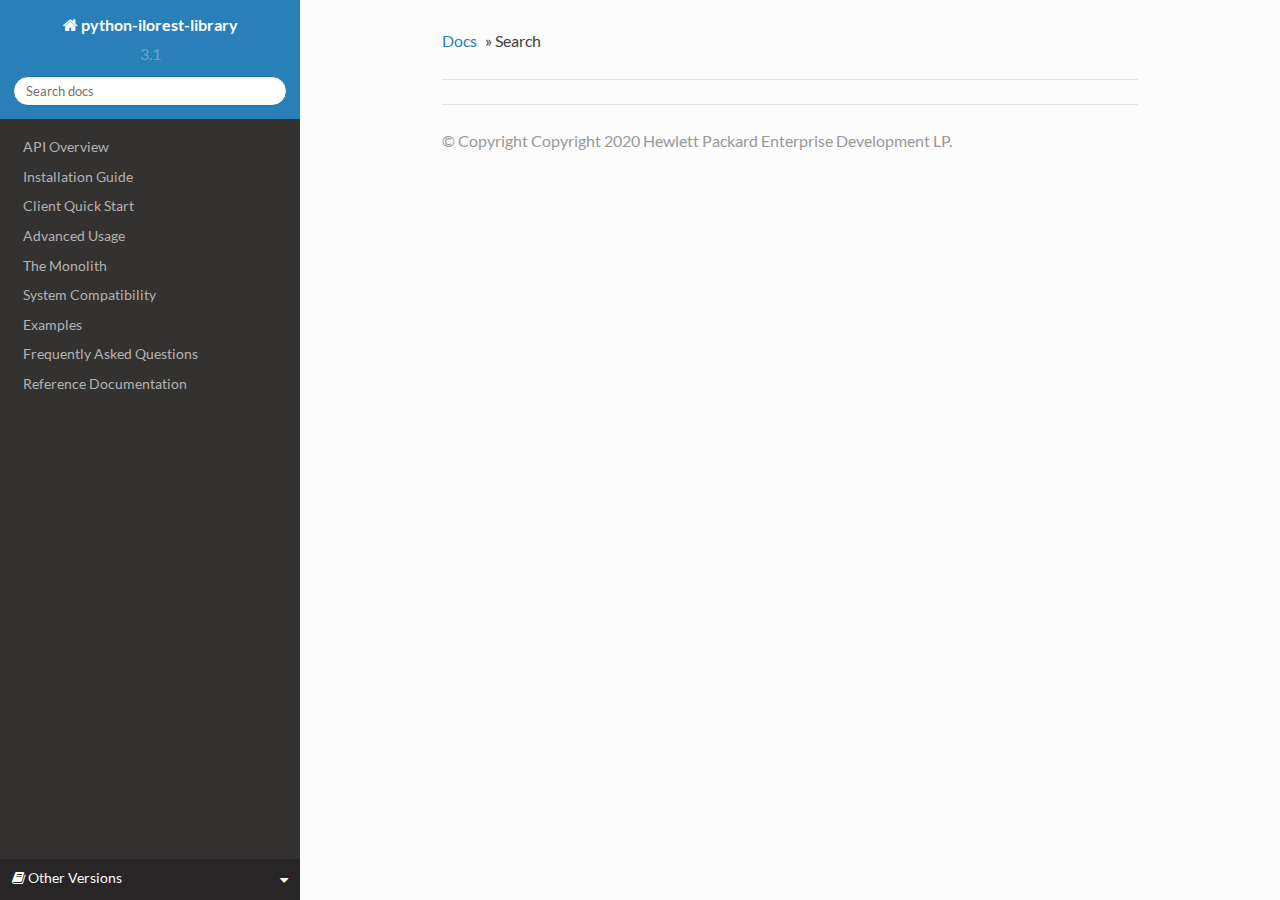
<file: search.html>
<!DOCTYPE html>
<!--[if IE 8]><html class="no-js lt-ie9" lang="en" > <![endif]-->
<!--[if gt IE 8]><!--> <html class="no-js" lang="en" > <!--<![endif]-->
<head>
  <meta charset="utf-8">

  <meta name="viewport" content="width=device-width, initial-scale=1.0">

  <title>Search &mdash; python-ilorest-library 3.2.1 documentation</title>















    <link rel="stylesheet" href="_static/css/theme.css" type="text/css" />





        <link rel="index" title="Index"
              href="genindex.html"/>
        <link rel="search" title="Search" href="#"/>
    <link rel="top" title="python-ilorest-library 3.2.1 documentation" href="index.html"/>


  <script src="_static/js/modernizr.min.js"></script>

</head>

<body class="wy-body-for-nav" role="document">


  <div class="wy-grid-for-nav">


    <nav data-toggle="wy-nav-shift" class="wy-nav-side">
      <div class="wy-side-scroll">
        <div class="wy-side-nav-search">



            <a href="index.html" class="icon icon-home"> python-ilorest-library



          </a>




              <div class="version">
                3.1
              </div>




<div role="search">
  <form id="rtd-search-form" class="wy-form" action="#" method="get">
    <input type="text" name="q" placeholder="Search docs" />
    <input type="hidden" name="check_keywords" value="yes" />
    <input type="hidden" name="area" value="default" />
  </form>
</div>


        </div>

        <div class="wy-menu wy-menu-vertical" data-spy="affix" role="navigation" aria-label="main navigation">



                <ul>
<li class="toctree-l1"><a class="reference internal" href="API-Overview.html">API Overview</a></li>
<li class="toctree-l1"><a class="reference internal" href="Installation-Guide.html">Installation Guide</a></li>
<li class="toctree-l1"><a class="reference internal" href="Client-Quick-Start.html">Client Quick Start</a></li>
<li class="toctree-l1"><a class="reference internal" href="Advanced-Usage.html">Advanced Usage</a></li>
<li class="toctree-l1"><a class="reference internal" href="Monolith.html">The Monolith</a></li>
<li class="toctree-l1"><a class="reference internal" href="System-Compatibility.html">System Compatibility</a></li>
<li class="toctree-l1"><a class="reference internal" href="Examples.html">Examples</a></li>
<li class="toctree-l1"><a class="reference internal" href="Frequently-Asked-Questions.html">Frequently Asked Questions</a></li>
<li class="toctree-l1"><a class="reference internal" href="Reference.html">Reference Documentation</a></li>
</ul>



        </div>
      </div>
    </nav>

    <section data-toggle="wy-nav-shift" class="wy-nav-content-wrap">


      <nav class="wy-nav-top" role="navigation" aria-label="top navigation">
        <i data-toggle="wy-nav-top" class="fa fa-bars"></i>
        <a href="index.html">python-ilorest-library</a>
      </nav>



      <div class="wy-nav-content">
        <div class="rst-content">






<div role="navigation" aria-label="breadcrumbs navigation">
  <ul class="wy-breadcrumbs">
    <li><a href="index.html">Docs</a> &raquo;</li>

    <li>Search</li>
    <li class="wy-breadcrumbs-aside">

    </li>
  </ul>
  <hr/>
</div>
          <div role="main" class="document" itemscope="itemscope" itemtype="http://schema.org/Article">
           <div itemprop="articleBody">

  <noscript>
  <div id="fallback" class="admonition warning">
    <p class="last">
      Please activate JavaScript to enable the search
      functionality.
    </p>
  </div>
  </noscript>


  <div id="search-results">

  </div>

           </div>
          </div>
          <footer>


  <hr/>

  <div role="contentinfo">
    <p>
        &copy; Copyright Copyright 2020 Hewlett Packard Enterprise Development LP.

    </p>
  </div>


</footer>

        </div>
      </div>

    </section>

  </div>


  <div class="rst-versions" data-toggle="rst-versions" role="note" aria-label="versions">
    <span class="rst-current-version" data-toggle="rst-current-version">
      <span class="fa fa-book"> Other Versions</span>
      <span class="fa fa-caret-down"></span>
    </span>
    <div class="rst-other-versions">
      <dl>
        <dt>Versions</dt>
          <dd><a href="https://pages.github.hpe.com/intelligent-provisioning/python-redfish-library/">latest</dd>
          <dd><a href="https://pages.github.hpe.com/intelligent-provisioning/python-redfish-library/3.0/">3.0</dd>
      </dl>

    </div>
  </div>





    <script type="text/javascript">
        var DOCUMENTATION_OPTIONS = {
            URL_ROOT:'./',
            VERSION:'3.2.1',
            COLLAPSE_INDEX:false,
            FILE_SUFFIX:'.html',
            HAS_SOURCE:  true
        };
    </script>
      <script type="text/javascript" src="_static/jquery.js"></script>
      <script type="text/javascript" src="_static/underscore.js"></script>
      <script type="text/javascript" src="_static/doctools.js"></script>
      <script type="text/javascript" src="_static/language_data.js"></script>
      <script type="text/javascript" src="_static/searchtools.js"></script>





    <script type="text/javascript" src="_static/js/theme.js"></script>




  <script type="text/javascript">
      jQuery(function () {
          SphinxRtdTheme.StickyNav.enable();
      });
  </script>

  <script type="text/javascript">
    jQuery(function() { Search.loadIndex("searchindex.js"); });
  </script>

  <script type="text/javascript" id="searchindexloader"></script>



</body>
</html>
</file>
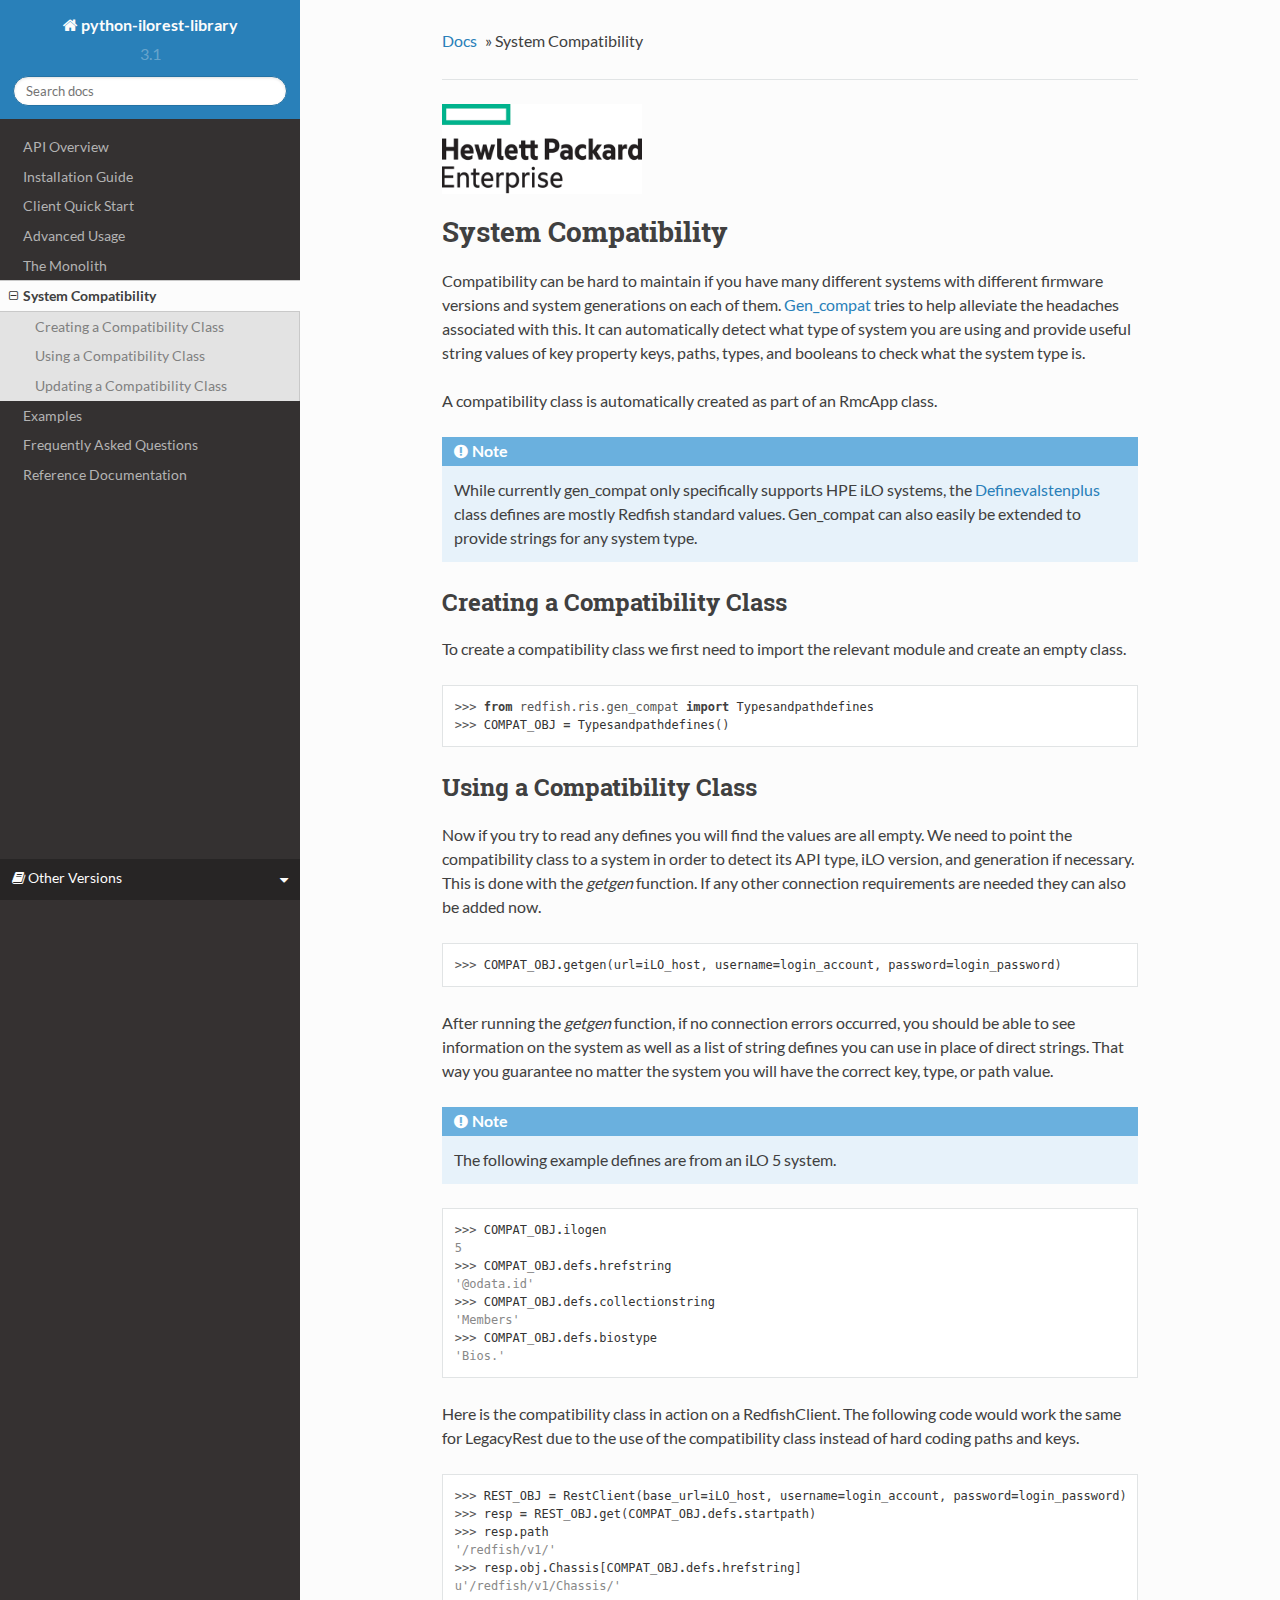
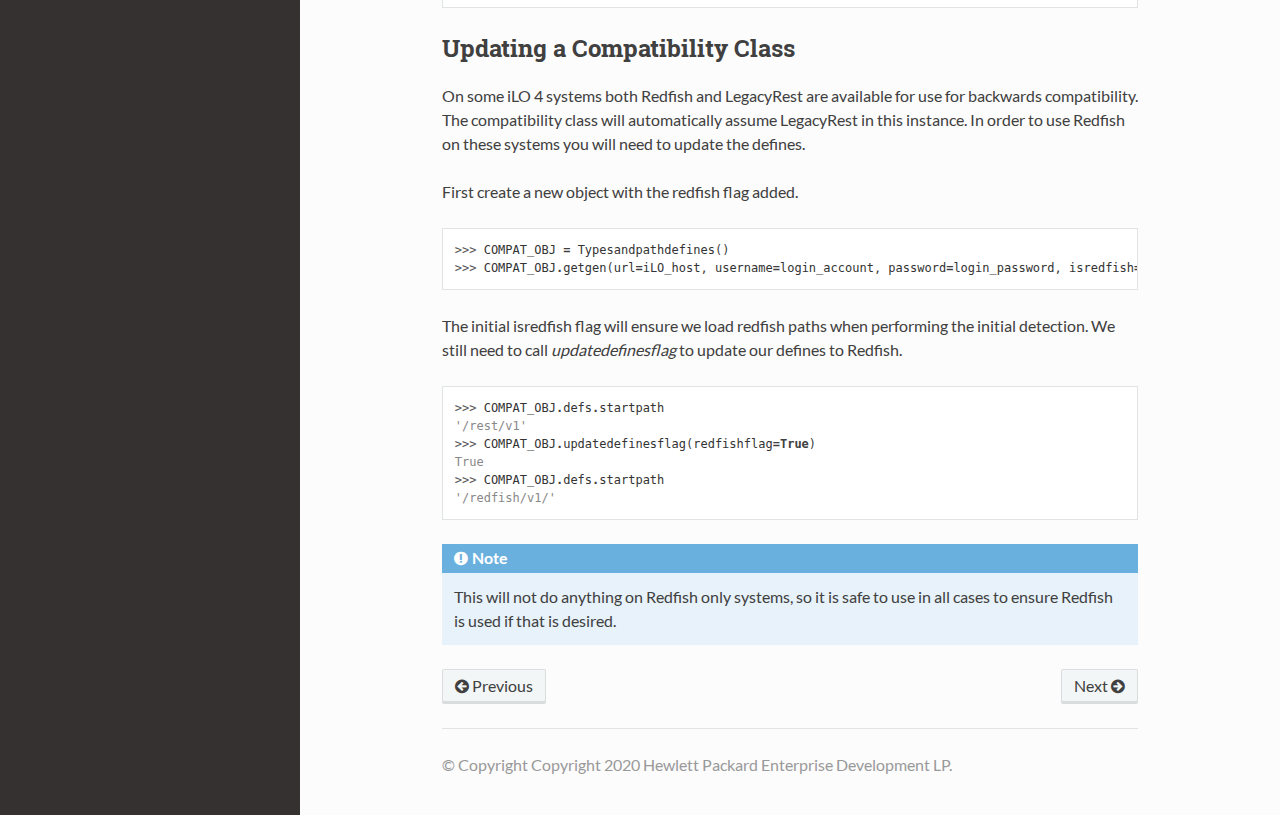
<file: System-Compatibility.html>
<!DOCTYPE html>
<!--[if IE 8]><html class="no-js lt-ie9" lang="en" > <![endif]-->
<!--[if gt IE 8]><!--> <html class="no-js" lang="en" > <!--<![endif]-->
<head>
  <meta charset="utf-8">

  <meta name="viewport" content="width=device-width, initial-scale=1.0">

  <title>System Compatibility &mdash; python-ilorest-library 3.2.1 documentation</title>















    <link rel="stylesheet" href="_static/css/theme.css" type="text/css" />





        <link rel="index" title="Index"
              href="genindex.html"/>
        <link rel="search" title="Search" href="search.html"/>
    <link rel="top" title="python-ilorest-library 3.2.1 documentation" href="index.html"/>
        <link rel="next" title="Examples" href="Examples.html"/>
        <link rel="prev" title="The Monolith" href="Monolith.html"/>


  <script src="_static/js/modernizr.min.js"></script>

</head>

<body class="wy-body-for-nav" role="document">


  <div class="wy-grid-for-nav">


    <nav data-toggle="wy-nav-shift" class="wy-nav-side">
      <div class="wy-side-scroll">
        <div class="wy-side-nav-search">



            <a href="index.html" class="icon icon-home"> python-ilorest-library



          </a>




              <div class="version">
                3.1
              </div>




<div role="search">
  <form id="rtd-search-form" class="wy-form" action="search.html" method="get">
    <input type="text" name="q" placeholder="Search docs" />
    <input type="hidden" name="check_keywords" value="yes" />
    <input type="hidden" name="area" value="default" />
  </form>
</div>


        </div>

        <div class="wy-menu wy-menu-vertical" data-spy="affix" role="navigation" aria-label="main navigation">



                <ul class="current">
<li class="toctree-l1"><a class="reference internal" href="API-Overview.html">API Overview</a></li>
<li class="toctree-l1"><a class="reference internal" href="Installation-Guide.html">Installation Guide</a></li>
<li class="toctree-l1"><a class="reference internal" href="Client-Quick-Start.html">Client Quick Start</a></li>
<li class="toctree-l1"><a class="reference internal" href="Advanced-Usage.html">Advanced Usage</a></li>
<li class="toctree-l1"><a class="reference internal" href="Monolith.html">The Monolith</a></li>
<li class="toctree-l1 current"><a class="current reference internal" href="#">System Compatibility</a><ul>
<li class="toctree-l2"><a class="reference internal" href="#creating-a-compatibility-class">Creating a Compatibility Class</a></li>
<li class="toctree-l2"><a class="reference internal" href="#using-a-compatibility-class">Using a Compatibility Class</a></li>
<li class="toctree-l2"><a class="reference internal" href="#updating-a-compatibility-class">Updating a Compatibility Class</a></li>
</ul>
</li>
<li class="toctree-l1"><a class="reference internal" href="Examples.html">Examples</a></li>
<li class="toctree-l1"><a class="reference internal" href="Frequently-Asked-Questions.html">Frequently Asked Questions</a></li>
<li class="toctree-l1"><a class="reference internal" href="Reference.html">Reference Documentation</a></li>
</ul>



        </div>
      </div>
    </nav>

    <section data-toggle="wy-nav-shift" class="wy-nav-content-wrap">


      <nav class="wy-nav-top" role="navigation" aria-label="top navigation">
        <i data-toggle="wy-nav-top" class="fa fa-bars"></i>
        <a href="index.html">python-ilorest-library</a>
      </nav>



      <div class="wy-nav-content">
        <div class="rst-content">






<div role="navigation" aria-label="breadcrumbs navigation">
  <ul class="wy-breadcrumbs">
    <li><a href="index.html">Docs</a> &raquo;</li>

    <li>System Compatibility</li>
    <li class="wy-breadcrumbs-aside">


          <a href="_sources/System-Compatibility.rest.txt" rel="nofollow"></a>


    </li>
  </ul>
  <hr/>
</div>
          <div role="main" class="document" itemscope="itemscope" itemtype="http://schema.org/Article">
           <div itemprop="articleBody">

  <a class="reference internal image-reference" href="_images/hpe_logo2.png"><img alt="_images/hpe_logo2.png" src="_images/hpe_logo2.png" style="width: 150pt;" /></a>
<div class="line-block">
<div class="line"><br /></div>
</div>
<div class="toctree-wrapper compound">
</div>
<div class="section" id="system-compatibility">
<h1>System Compatibility<a class="headerlink" href="#system-compatibility" title="Permalink to this headline">¶</a></h1>
<p>Compatibility can be hard to maintain if you have many different systems with different firmware versions and system generations on each of them.
<a class="reference external" href="Reference.html#redfish-ris-gen-compat">Gen_compat</a> tries to help alleviate the headaches associated with this. It can automatically detect
what type of system you are using and provide useful string values of key property keys, paths, types, and booleans to check what the system type is.</p>
<p>A compatibility class is automatically created as part of an RmcApp class.</p>
<div class="admonition note">
<p class="admonition-title">Note</p>
<p>While currently gen_compat only specifically supports HPE iLO systems, the <a class="reference external" href="Reference.html#redfish.ris.gen_compat.Definevalstenplus">Definevalstenplus</a> class defines are mostly Redfish standard values. Gen_compat can also easily be extended to provide strings for any system type.</p>
</div>
<div class="section" id="creating-a-compatibility-class">
<h2>Creating a Compatibility Class<a class="headerlink" href="#creating-a-compatibility-class" title="Permalink to this headline">¶</a></h2>
<p>To create a compatibility class we first need to import the relevant module and create an empty class.</p>
<div class="doctest highlight-default notranslate"><div class="highlight"><pre><span></span><span class="gp">&gt;&gt;&gt; </span><span class="kn">from</span> <span class="nn">redfish.ris.gen_compat</span> <span class="kn">import</span> <span class="n">Typesandpathdefines</span>
<span class="gp">&gt;&gt;&gt; </span><span class="n">COMPAT_OBJ</span> <span class="o">=</span> <span class="n">Typesandpathdefines</span><span class="p">()</span>
</pre></div>
</div>
</div>
<div class="section" id="using-a-compatibility-class">
<h2>Using a Compatibility Class<a class="headerlink" href="#using-a-compatibility-class" title="Permalink to this headline">¶</a></h2>
<p>Now if you try to read any defines you will find the values are all empty. We need to point the compatibility class
to a system in order to detect its API type, iLO version, and generation if necessary. This is done with the <cite>getgen</cite> function.
If any other connection requirements are needed they can also be added now.</p>
<div class="doctest highlight-default notranslate"><div class="highlight"><pre><span></span><span class="gp">&gt;&gt;&gt; </span><span class="n">COMPAT_OBJ</span><span class="o">.</span><span class="n">getgen</span><span class="p">(</span><span class="n">url</span><span class="o">=</span><span class="n">iLO_host</span><span class="p">,</span> <span class="n">username</span><span class="o">=</span><span class="n">login_account</span><span class="p">,</span> <span class="n">password</span><span class="o">=</span><span class="n">login_password</span><span class="p">)</span>
</pre></div>
</div>
<p>After running the <cite>getgen</cite> function, if no connection errors occurred, you should be able to see information on the system
as well as a list of string defines you can use in place of direct strings. That way you guarantee no matter the system
you will have the correct key, type, or path value.</p>
<div class="admonition note">
<p class="admonition-title">Note</p>
<p>The following example defines are from an iLO 5 system.</p>
</div>
<div class="doctest highlight-default notranslate"><div class="highlight"><pre><span></span><span class="gp">&gt;&gt;&gt; </span><span class="n">COMPAT_OBJ</span><span class="o">.</span><span class="n">ilogen</span>
<span class="go">5</span>
<span class="gp">&gt;&gt;&gt; </span><span class="n">COMPAT_OBJ</span><span class="o">.</span><span class="n">defs</span><span class="o">.</span><span class="n">hrefstring</span>
<span class="go">&#39;@odata.id&#39;</span>
<span class="gp">&gt;&gt;&gt; </span><span class="n">COMPAT_OBJ</span><span class="o">.</span><span class="n">defs</span><span class="o">.</span><span class="n">collectionstring</span>
<span class="go">&#39;Members&#39;</span>
<span class="gp">&gt;&gt;&gt; </span><span class="n">COMPAT_OBJ</span><span class="o">.</span><span class="n">defs</span><span class="o">.</span><span class="n">biostype</span>
<span class="go">&#39;Bios.&#39;</span>
</pre></div>
</div>
<p>Here is the compatibility class in action on a RedfishClient. The following code would work the same for LegacyRest
due to the use of the compatibility class instead of hard coding paths and keys.</p>
<div class="doctest highlight-default notranslate"><div class="highlight"><pre><span></span><span class="gp">&gt;&gt;&gt; </span><span class="n">REST_OBJ</span> <span class="o">=</span> <span class="n">RestClient</span><span class="p">(</span><span class="n">base_url</span><span class="o">=</span><span class="n">iLO_host</span><span class="p">,</span> <span class="n">username</span><span class="o">=</span><span class="n">login_account</span><span class="p">,</span> <span class="n">password</span><span class="o">=</span><span class="n">login_password</span><span class="p">)</span>
<span class="gp">&gt;&gt;&gt; </span><span class="n">resp</span> <span class="o">=</span> <span class="n">REST_OBJ</span><span class="o">.</span><span class="n">get</span><span class="p">(</span><span class="n">COMPAT_OBJ</span><span class="o">.</span><span class="n">defs</span><span class="o">.</span><span class="n">startpath</span><span class="p">)</span>
<span class="gp">&gt;&gt;&gt; </span><span class="n">resp</span><span class="o">.</span><span class="n">path</span>
<span class="go">&#39;/redfish/v1/&#39;</span>
<span class="gp">&gt;&gt;&gt; </span><span class="n">resp</span><span class="o">.</span><span class="n">obj</span><span class="o">.</span><span class="n">Chassis</span><span class="p">[</span><span class="n">COMPAT_OBJ</span><span class="o">.</span><span class="n">defs</span><span class="o">.</span><span class="n">hrefstring</span><span class="p">]</span>
<span class="go">u&#39;/redfish/v1/Chassis/&#39;</span>
</pre></div>
</div>
</div>
<div class="section" id="updating-a-compatibility-class">
<h2>Updating a Compatibility Class<a class="headerlink" href="#updating-a-compatibility-class" title="Permalink to this headline">¶</a></h2>
<p>On some iLO 4 systems both Redfish and LegacyRest are available for use for backwards compatibility. The compatibility
class will automatically assume LegacyRest in this instance. In order to use Redfish on these systems you will need to
update the defines.</p>
<p>First create a new object with the redfish flag added.</p>
<div class="doctest highlight-default notranslate"><div class="highlight"><pre><span></span><span class="gp">&gt;&gt;&gt; </span><span class="n">COMPAT_OBJ</span> <span class="o">=</span> <span class="n">Typesandpathdefines</span><span class="p">()</span>
<span class="gp">&gt;&gt;&gt; </span><span class="n">COMPAT_OBJ</span><span class="o">.</span><span class="n">getgen</span><span class="p">(</span><span class="n">url</span><span class="o">=</span><span class="n">iLO_host</span><span class="p">,</span> <span class="n">username</span><span class="o">=</span><span class="n">login_account</span><span class="p">,</span> <span class="n">password</span><span class="o">=</span><span class="n">login_password</span><span class="p">,</span> <span class="n">isredfish</span><span class="o">=</span><span class="kc">True</span><span class="p">)</span>
</pre></div>
</div>
<p>The initial isredfish flag will ensure we load redfish paths when performing the initial detection. We still need
to call <cite>updatedefinesflag</cite> to update our defines to Redfish.</p>
<div class="doctest highlight-default notranslate"><div class="highlight"><pre><span></span><span class="gp">&gt;&gt;&gt; </span><span class="n">COMPAT_OBJ</span><span class="o">.</span><span class="n">defs</span><span class="o">.</span><span class="n">startpath</span>
<span class="go">&#39;/rest/v1&#39;</span>
<span class="gp">&gt;&gt;&gt; </span><span class="n">COMPAT_OBJ</span><span class="o">.</span><span class="n">updatedefinesflag</span><span class="p">(</span><span class="n">redfishflag</span><span class="o">=</span><span class="kc">True</span><span class="p">)</span>
<span class="go">True</span>
<span class="gp">&gt;&gt;&gt; </span><span class="n">COMPAT_OBJ</span><span class="o">.</span><span class="n">defs</span><span class="o">.</span><span class="n">startpath</span>
<span class="go">&#39;/redfish/v1/&#39;</span>
</pre></div>
</div>
<div class="admonition note">
<p class="admonition-title">Note</p>
<p>This will not do anything on Redfish only systems, so it is safe to use in all cases to ensure Redfish is used if that is desired.</p>
</div>
</div>
</div>


           </div>
          </div>
          <footer>

    <div class="rst-footer-buttons" role="navigation" aria-label="footer navigation">

        <a href="Examples.html" class="btn btn-neutral float-right" title="Examples" accesskey="n">Next <span class="fa fa-arrow-circle-right"></span></a>


        <a href="Monolith.html" class="btn btn-neutral" title="The Monolith" accesskey="p"><span class="fa fa-arrow-circle-left"></span> Previous</a>

    </div>


  <hr/>

  <div role="contentinfo">
    <p>
        &copy; Copyright Copyright 2020 Hewlett Packard Enterprise Development LP.

    </p>
  </div>


</footer>

        </div>
      </div>

    </section>

  </div>


  <div class="rst-versions" data-toggle="rst-versions" role="note" aria-label="versions">
    <span class="rst-current-version" data-toggle="rst-current-version">
      <span class="fa fa-book"> Other Versions</span>
      <span class="fa fa-caret-down"></span>
    </span>
    <div class="rst-other-versions">
      <dl>
        <dt>Versions</dt>
          <dd><a href="https://hewlettpackard.github.io/python-ilorest-library">latest</dd>
          <dd><a href="https://pages.github.hpe.com/intelligent-provisioning/python-redfish-library/3.0/">3.0</dd>
      </dl>

    </div>
  </div>





    <script type="text/javascript">
        var DOCUMENTATION_OPTIONS = {
            URL_ROOT:'./',
            VERSION:'3.2.1',
            COLLAPSE_INDEX:false,
            FILE_SUFFIX:'.html',
            HAS_SOURCE:  true
        };
    </script>
      <script type="text/javascript" src="_static/jquery.js"></script>
      <script type="text/javascript" src="_static/underscore.js"></script>
      <script type="text/javascript" src="_static/doctools.js"></script>
      <script type="text/javascript" src="_static/language_data.js"></script>





    <script type="text/javascript" src="_static/js/theme.js"></script>




  <script type="text/javascript">
      jQuery(function () {
          SphinxRtdTheme.StickyNav.enable();
      });
  </script>


</body>
</html>
</file>
<file: _static/css/theme.css>
﻿*{-webkit-box-sizing:border-box;-moz-box-sizing:border-box;box-sizing:border-box}article,aside,details,figcaption,figure,footer,header,hgroup,nav,section{display:block}audio,canvas,video{display:inline-block;*display:inline;*zoom:1}audio:not([controls]){display:none}[hidden]{display:none}*{-webkit-box-sizing:border-box;-moz-box-sizing:border-box;box-sizing:border-box}html{font-size:100%;-webkit-text-size-adjust:100%;-ms-text-size-adjust:100%}body{margin:0}a:hover,a:active{outline:0}abbr[title]{border-bottom:1px dotted}b,strong{font-weight:bold}blockquote{margin:0}dfn{font-style:italic}ins{background:#ff9;color:#000;text-decoration:none}mark{background:#ff0;color:#000;font-style:italic;font-weight:bold}pre,code,.rst-content tt,.rst-content code,kbd,samp{font-family:monospace,serif;_font-family:"courier new",monospace;font-size:1em}pre{white-space:pre}q{quotes:none}q:before,q:after{content:"";content:none}small{font-size:85%}sub,sup{font-size:75%;line-height:0;position:relative;vertical-align:baseline}sup{top:-0.5em}sub{bottom:-0.25em}ul,ol,dl{margin:0;padding:0;list-style:none;list-style-image:none}li{list-style:none}dd{margin:0}img{border:0;-ms-interpolation-mode:bicubic;vertical-align:middle;max-width:100%}svg:not(:root){overflow:hidden}figure{margin:0}form{margin:0}fieldset{border:0;margin:0;padding:0}label{cursor:pointer}legend{border:0;*margin-left:-7px;padding:0;white-space:normal}button,input,select,textarea{font-size:100%;margin:0;vertical-align:baseline;*vertical-align:middle}button,input{line-height:normal}button,input[type="button"],input[type="reset"],input[type="submit"]{cursor:pointer;-webkit-appearance:button;*overflow:visible}button[disabled],input[disabled]{cursor:default}input[type="checkbox"],input[type="radio"]{box-sizing:border-box;padding:0;*width:13px;*height:13px}input[type="search"]{-webkit-appearance:textfield;-moz-box-sizing:content-box;-webkit-box-sizing:content-box;box-sizing:content-box}input[type="search"]::-webkit-search-decoration,input[type="search"]::-webkit-search-cancel-button{-webkit-appearance:none}button::-moz-focus-inner,input::-moz-focus-inner{border:0;padding:0}textarea{overflow:auto;vertical-align:top;resize:vertical}table{border-collapse:collapse;border-spacing:0}td{vertical-align:top}.chromeframe{margin:0.2em 0;background:#ccc;color:#000;padding:0.2em 0}.ir{display:block;border:0;text-indent:-999em;overflow:hidden;background-color:transparent;background-repeat:no-repeat;text-align:left;direction:ltr;*line-height:0}.ir br{display:none}.hidden{display:none !important;visibility:hidden}.visuallyhidden{border:0;clip:rect(0 0 0 0);height:1px;margin:-1px;overflow:hidden;padding:0;position:absolute;width:1px}.visuallyhidden.focusable:active,.visuallyhidden.focusable:focus{clip:auto;height:auto;margin:0;overflow:visible;position:static;width:auto}.invisible{visibility:hidden}.relative{position:relative}big,small{font-size:100%}@media print{html,body,section{background:none !important}*{box-shadow:none !important;text-shadow:none !important;filter:none !important;-ms-filter:none !important}a,a:visited{text-decoration:underline}.ir a:after,a[href^="javascript:"]:after,a[href^="#"]:after{content:""}pre,blockquote{page-break-inside:avoid}thead{display:table-header-group}tr,img{page-break-inside:avoid}img{max-width:100% !important}@page{margin:0.5cm}p,h2,.rst-content .toctree-wrapper p.caption,h3{orphans:3;widows:3}h2,.rst-content .toctree-wrapper p.caption,h3{page-break-after:avoid}}.fa:before,.wy-menu-vertical li span.toctree-expand:before,.wy-menu-vertical li.on a span.toctree-expand:before,.wy-menu-vertical li.current>a span.toctree-expand:before,.rst-content .admonition-title:before,.rst-content h1 .headerlink:before,.rst-content h2 .headerlink:before,.rst-content h3 .headerlink:before,.rst-content h4 .headerlink:before,.rst-content h5 .headerlink:before,.rst-content h6 .headerlink:before,.rst-content dl dt .headerlink:before,.rst-content p.caption .headerlink:before,.rst-content tt.download span:first-child:before,.rst-content code.download span:first-child:before,.icon:before,.wy-dropdown .caret:before,.wy-inline-validate.wy-inline-validate-success .wy-input-context:before,.wy-inline-validate.wy-inline-validate-danger .wy-input-context:before,.wy-inline-validate.wy-inline-validate-warning .wy-input-context:before,.wy-inline-validate.wy-inline-validate-info .wy-input-context:before,.wy-alert,.rst-content .note,.rst-content .attention,.rst-content .caution,.rst-content .danger,.rst-content .error,.rst-content .hint,.rst-content .important,.rst-content .tip,.rst-content .warning,.rst-content .seealso,.rst-content .admonition-todo,.btn,input[type="text"],input[type="password"],input[type="email"],input[type="url"],input[type="date"],input[type="month"],input[type="time"],input[type="datetime"],input[type="datetime-local"],input[type="week"],input[type="number"],input[type="search"],input[type="tel"],input[type="color"],select,textarea,.wy-menu-vertical li.on a,.wy-menu-vertical li.current>a,.wy-side-nav-search>a,.wy-side-nav-search .wy-dropdown>a,.wy-nav-top a{-webkit-font-smoothing:antialiased}.clearfix{*zoom:1}.clearfix:before,.clearfix:after{display:table;content:""}.clearfix:after{clear:both}/*!
 *  Font Awesome 4.2.0 by @davegandy - http://fontawesome.io - @fontawesome
 *  License - http://fontawesome.io/license (Font: SIL OFL 1.1, CSS: MIT License)
 */@font-face{font-family:'FontAwesome';src:url("../fonts/fontawesome-webfont.eot?v=4.2.0");src:url("../fonts/fontawesome-webfont.eot?#iefix&v=4.2.0") format("embedded-opentype"),url("../fonts/fontawesome-webfont.woff?v=4.2.0") format("woff"),url("../fonts/fontawesome-webfont.ttf?v=4.2.0") format("truetype"),url("../fonts/fontawesome-webfont.svg?v=4.2.0#fontawesomeregular") format("svg");font-weight:normal;font-style:normal}.fa,.wy-menu-vertical li span.toctree-expand,.wy-menu-vertical li.on a span.toctree-expand,.wy-menu-vertical li.current>a span.toctree-expand,.rst-content .admonition-title,.rst-content h1 .headerlink,.rst-content h2 .headerlink,.rst-content h3 .headerlink,.rst-content h4 .headerlink,.rst-content h5 .headerlink,.rst-content h6 .headerlink,.rst-content dl dt .headerlink,.rst-content p.caption .headerlink,.rst-content tt.download span:first-child,.rst-content code.download span:first-child,.icon{display:inline-block;font:normal normal normal 14px/1 FontAwesome;font-size:inherit;text-rendering:auto;-webkit-font-smoothing:antialiased;-moz-osx-font-smoothing:grayscale}.fa-lg{font-size:1.33333em;line-height:0.75em;vertical-align:-15%}.fa-2x{font-size:2em}.fa-3x{font-size:3em}.fa-4x{font-size:4em}.fa-5x{font-size:5em}.fa-fw{width:1.28571em;text-align:center}.fa-ul{padding-left:0;margin-left:2.14286em;list-style-type:none}.fa-ul>li{position:relative}.fa-li{position:absolute;left:-2.14286em;width:2.14286em;top:0.14286em;text-align:center}.fa-li.fa-lg{left:-1.85714em}.fa-border{padding:.2em .25em .15em;border:solid 0.08em #eee;border-radius:.1em}.pull-right{float:right}.pull-left{float:left}.fa.pull-left,.wy-menu-vertical li span.pull-left.toctree-expand,.wy-menu-vertical li.on a span.pull-left.toctree-expand,.wy-menu-vertical li.current>a span.pull-left.toctree-expand,.rst-content .pull-left.admonition-title,.rst-content h1 .pull-left.headerlink,.rst-content h2 .pull-left.headerlink,.rst-content h3 .pull-left.headerlink,.rst-content h4 .pull-left.headerlink,.rst-content h5 .pull-left.headerlink,.rst-content h6 .pull-left.headerlink,.rst-content dl dt .pull-left.headerlink,.rst-content p.caption .pull-left.headerlink,.rst-content tt.download span.pull-left:first-child,.rst-content code.download span.pull-left:first-child,.pull-left.icon{margin-right:.3em}.fa.pull-right,.wy-menu-vertical li span.pull-right.toctree-expand,.wy-menu-vertical li.on a span.pull-right.toctree-expand,.wy-menu-vertical li.current>a span.pull-right.toctree-expand,.rst-content .pull-right.admonition-title,.rst-content h1 .pull-right.headerlink,.rst-content h2 .pull-right.headerlink,.rst-content h3 .pull-right.headerlink,.rst-content h4 .pull-right.headerlink,.rst-content h5 .pull-right.headerlink,.rst-content h6 .pull-right.headerlink,.rst-content dl dt .pull-right.headerlink,.rst-content p.caption .pull-right.headerlink,.rst-content tt.download span.pull-right:first-child,.rst-content code.download span.pull-right:first-child,.pull-right.icon{margin-left:.3em}.fa-spin{-webkit-animation:fa-spin 2s infinite linear;animation:fa-spin 2s infinite linear}@-webkit-keyframes fa-spin{0%{-webkit-transform:rotate(0deg);transform:rotate(0deg)}100%{-webkit-transform:rotate(359deg);transform:rotate(359deg)}}@keyframes fa-spin{0%{-webkit-transform:rotate(0deg);transform:rotate(0deg)}100%{-webkit-transform:rotate(359deg);transform:rotate(359deg)}}.fa-rotate-90{filter:progid:DXImageTransform.Microsoft.BasicImage(rotation=1);-webkit-transform:rotate(90deg);-ms-transform:rotate(90deg);transform:rotate(90deg)}.fa-rotate-180{filter:progid:DXImageTransform.Microsoft.BasicImage(rotation=2);-webkit-transform:rotate(180deg);-ms-transform:rotate(180deg);transform:rotate(180deg)}.fa-rotate-270{filter:progid:DXImageTransform.Microsoft.BasicImage(rotation=3);-webkit-transform:rotate(270deg);-ms-transform:rotate(270deg);transform:rotate(270deg)}.fa-flip-horizontal{filter:progid:DXImageTransform.Microsoft.BasicImage(rotation=0);-webkit-transform:scale(-1, 1);-ms-transform:scale(-1, 1);transform:scale(-1, 1)}.fa-flip-vertical{filter:progid:DXImageTransform.Microsoft.BasicImage(rotation=2);-webkit-transform:scale(1, -1);-ms-transform:scale(1, -1);transform:scale(1, -1)}:root .fa-rotate-90,:root .fa-rotate-180,:root .fa-rotate-270,:root .fa-flip-horizontal,:root .fa-flip-vertical{filter:none}.fa-stack{position:relative;display:inline-block;width:2em;height:2em;line-height:2em;vertical-align:middle}.fa-stack-1x,.fa-stack-2x{position:absolute;left:0;width:100%;text-align:center}.fa-stack-1x{line-height:inherit}.fa-stack-2x{font-size:2em}.fa-inverse{color:#fff}.fa-glass:before{content:""}.fa-music:before{content:""}.fa-search:before,.icon-search:before{content:""}.fa-envelope-o:before{content:""}.fa-heart:before{content:""}.fa-star:before{content:""}.fa-star-o:before{content:""}.fa-user:before{content:""}.fa-film:before{content:""}.fa-th-large:before{content:""}.fa-th:before{content:""}.fa-th-list:before{content:""}.fa-check:before{content:""}.fa-remove:before,.fa-close:before,.fa-times:before{content:""}.fa-search-plus:before{content:""}.fa-search-minus:before{content:""}.fa-power-off:before{content:""}.fa-signal:before{content:""}.fa-gear:before,.fa-cog:before{content:""}.fa-trash-o:before{content:""}.fa-home:before,.icon-home:before{content:""}.fa-file-o:before{content:""}.fa-clock-o:before{content:""}.fa-road:before{content:""}.fa-download:before,.rst-content tt.download span:first-child:before,.rst-content code.download span:first-child:before{content:""}.fa-arrow-circle-o-down:before{content:""}.fa-arrow-circle-o-up:before{content:""}.fa-inbox:before{content:""}.fa-play-circle-o:before{content:""}.fa-rotate-right:before,.fa-repeat:before{content:""}.fa-refresh:before{content:""}.fa-list-alt:before{content:""}.fa-lock:before{content:""}.fa-flag:before{content:""}.fa-headphones:before{content:""}.fa-volume-off:before{content:""}.fa-volume-down:before{content:""}.fa-volume-up:before{content:""}.fa-qrcode:before{content:""}.fa-barcode:before{content:""}.fa-tag:before{content:""}.fa-tags:before{content:""}.fa-book:before,.icon-book:before{content:""}.fa-bookmark:before{content:""}.fa-print:before{content:""}.fa-camera:before{content:""}.fa-font:before{content:""}.fa-bold:before{content:""}.fa-italic:before{content:""}.fa-text-height:before{content:""}.fa-text-width:before{content:""}.fa-align-left:before{content:""}.fa-align-center:before{content:""}.fa-align-right:before{content:""}.fa-align-justify:before{content:""}.fa-list:before{content:""}.fa-dedent:before,.fa-outdent:before{content:""}.fa-indent:before{content:""}.fa-video-camera:before{content:""}.fa-photo:before,.fa-image:before,.fa-picture-o:before{content:""}.fa-pencil:before{content:""}.fa-map-marker:before{content:""}.fa-adjust:before{content:""}.fa-tint:before{content:""}.fa-edit:before,.fa-pencil-square-o:before{content:""}.fa-share-square-o:before{content:""}.fa-check-square-o:before{content:""}.fa-arrows:before{content:""}.fa-step-backward:before{content:""}.fa-fast-backward:before{content:""}.fa-backward:before{content:""}.fa-play:before{content:""}.fa-pause:before{content:""}.fa-stop:before{content:""}.fa-forward:before{content:""}.fa-fast-forward:before{content:""}.fa-step-forward:before{content:""}.fa-eject:before{content:""}.fa-chevron-left:before{content:""}.fa-chevron-right:before{content:""}.fa-plus-circle:before{content:""}.fa-minus-circle:before{content:""}.fa-times-circle:before,.wy-inline-validate.wy-inline-validate-danger .wy-input-context:before{content:""}.fa-check-circle:before,.wy-inline-validate.wy-inline-validate-success .wy-input-context:before{content:""}.fa-question-circle:before{content:""}.fa-info-circle:before{content:""}.fa-crosshairs:before{content:""}.fa-times-circle-o:before{content:""}.fa-check-circle-o:before{content:""}.fa-ban:before{content:""}.fa-arrow-left:before{content:""}.fa-arrow-right:before{content:""}.fa-arrow-up:before{content:""}.fa-arrow-down:before{content:""}.fa-mail-forward:before,.fa-share:before{content:""}.fa-expand:before{content:""}.fa-compress:before{content:""}.fa-plus:before{content:""}.fa-minus:before{content:""}.fa-asterisk:before{content:""}.fa-exclamation-circle:before,.wy-inline-validate.wy-inline-validate-warning .wy-input-context:before,.wy-inline-validate.wy-inline-validate-info .wy-input-context:before,.rst-content .admonition-title:before{content:""}.fa-gift:before{content:""}.fa-leaf:before{content:""}.fa-fire:before,.icon-fire:before{content:""}.fa-eye:before{content:""}.fa-eye-slash:before{content:""}.fa-warning:before,.fa-exclamation-triangle:before{content:""}.fa-plane:before{content:""}.fa-calendar:before{content:""}.fa-random:before{content:""}.fa-comment:before{content:""}.fa-magnet:before{content:""}.fa-chevron-up:before{content:""}.fa-chevron-down:before{content:""}.fa-retweet:before{content:""}.fa-shopping-cart:before{content:""}.fa-folder:before{content:""}.fa-folder-open:before{content:""}.fa-arrows-v:before{content:""}.fa-arrows-h:before{content:""}.fa-bar-chart-o:before,.fa-bar-chart:before{content:""}.fa-twitter-square:before{content:""}.fa-facebook-square:before{content:""}.fa-camera-retro:before{content:""}.fa-key:before{content:""}.fa-gears:before,.fa-cogs:before{content:""}.fa-comments:before{content:""}.fa-thumbs-o-up:before{content:""}.fa-thumbs-o-down:before{content:""}.fa-star-half:before{content:""}.fa-heart-o:before{content:""}.fa-sign-out:before{content:""}.fa-linkedin-square:before{content:""}.fa-thumb-tack:before{content:""}.fa-external-link:before{content:""}.fa-sign-in:before{content:""}.fa-trophy:before{content:""}.fa-github-square:before{content:""}.fa-upload:before{content:""}.fa-lemon-o:before{content:""}.fa-phone:before{content:""}.fa-square-o:before{content:""}.fa-bookmark-o:before{content:""}.fa-phone-square:before{content:""}.fa-twitter:before{content:""}.fa-facebook:before{content:""}.fa-github:before,.icon-github:before{content:""}.fa-unlock:before{content:""}.fa-credit-card:before{content:""}.fa-rss:before{content:""}.fa-hdd-o:before{content:""}.fa-bullhorn:before{content:""}.fa-bell:before{content:""}.fa-certificate:before{content:""}.fa-hand-o-right:before{content:""}.fa-hand-o-left:before{content:""}.fa-hand-o-up:before{content:""}.fa-hand-o-down:before{content:""}.fa-arrow-circle-left:before,.icon-circle-arrow-left:before{content:""}.fa-arrow-circle-right:before,.icon-circle-arrow-right:before{content:""}.fa-arrow-circle-up:before{content:""}.fa-arrow-circle-down:before{content:""}.fa-globe:before{content:""}.fa-wrench:before{content:""}.fa-tasks:before{content:""}.fa-filter:before{content:""}.fa-briefcase:before{content:""}.fa-arrows-alt:before{content:""}.fa-group:before,.fa-users:before{content:""}.fa-chain:before,.fa-link:before,.icon-link:before{content:""}.fa-cloud:before{content:""}.fa-flask:before{content:""}.fa-cut:before,.fa-scissors:before{content:""}.fa-copy:before,.fa-files-o:before{content:""}.fa-paperclip:before{content:""}.fa-save:before,.fa-floppy-o:before{content:""}.fa-square:before{content:""}.fa-navicon:before,.fa-reorder:before,.fa-bars:before{content:""}.fa-list-ul:before{content:""}.fa-list-ol:before{content:""}.fa-strikethrough:before{content:""}.fa-underline:before{content:""}.fa-table:before{content:""}.fa-magic:before{content:""}.fa-truck:before{content:""}.fa-pinterest:before{content:""}.fa-pinterest-square:before{content:""}.fa-google-plus-square:before{content:""}.fa-google-plus:before{content:""}.fa-money:before{content:""}.fa-caret-down:before,.wy-dropdown .caret:before,.icon-caret-down:before{content:""}.fa-caret-up:before{content:""}.fa-caret-left:before{content:""}.fa-caret-right:before{content:""}.fa-columns:before{content:""}.fa-unsorted:before,.fa-sort:before{content:""}.fa-sort-down:before,.fa-sort-desc:before{content:""}.fa-sort-up:before,.fa-sort-asc:before{content:""}.fa-envelope:before{content:""}.fa-linkedin:before{content:""}.fa-rotate-left:before,.fa-undo:before{content:""}.fa-legal:before,.fa-gavel:before{content:""}.fa-dashboard:before,.fa-tachometer:before{content:""}.fa-comment-o:before{content:""}.fa-comments-o:before{content:""}.fa-flash:before,.fa-bolt:before{content:""}.fa-sitemap:before{content:""}.fa-umbrella:before{content:""}.fa-paste:before,.fa-clipboard:before{content:""}.fa-lightbulb-o:before{content:""}.fa-exchange:before{content:""}.fa-cloud-download:before{content:""}.fa-cloud-upload:before{content:""}.fa-user-md:before{content:""}.fa-stethoscope:before{content:""}.fa-suitcase:before{content:""}.fa-bell-o:before{content:""}.fa-coffee:before{content:""}.fa-cutlery:before{content:""}.fa-file-text-o:before{content:""}.fa-building-o:before{content:""}.fa-hospital-o:before{content:""}.fa-ambulance:before{content:""}.fa-medkit:before{content:""}.fa-fighter-jet:before{content:""}.fa-beer:before{content:""}.fa-h-square:before{content:""}.fa-plus-square:before{content:""}.fa-angle-double-left:before{content:""}.fa-angle-double-right:before{content:""}.fa-angle-double-up:before{content:""}.fa-angle-double-down:before{content:""}.fa-angle-left:before{content:""}.fa-angle-right:before{content:""}.fa-angle-up:before{content:""}.fa-angle-down:before{content:""}.fa-desktop:before{content:""}.fa-laptop:before{content:""}.fa-tablet:before{content:""}.fa-mobile-phone:before,.fa-mobile:before{content:""}.fa-circle-o:before{content:""}.fa-quote-left:before{content:""}.fa-quote-right:before{content:""}.fa-spinner:before{content:""}.fa-circle:before{content:""}.fa-mail-reply:before,.fa-reply:before{content:""}.fa-github-alt:before{content:""}.fa-folder-o:before{content:""}.fa-folder-open-o:before{content:""}.fa-smile-o:before{content:""}.fa-frown-o:before{content:""}.fa-meh-o:before{content:""}.fa-gamepad:before{content:""}.fa-keyboard-o:before{content:""}.fa-flag-o:before{content:""}.fa-flag-checkered:before{content:""}.fa-terminal:before{content:""}.fa-code:before{content:""}.fa-mail-reply-all:before,.fa-reply-all:before{content:""}.fa-star-half-empty:before,.fa-star-half-full:before,.fa-star-half-o:before{content:""}.fa-location-arrow:before{content:""}.fa-crop:before{content:""}.fa-code-fork:before{content:""}.fa-unlink:before,.fa-chain-broken:before{content:""}.fa-question:before{content:""}.fa-info:before{content:""}.fa-exclamation:before{content:""}.fa-superscript:before{content:""}.fa-subscript:before{content:""}.fa-eraser:before{content:""}.fa-puzzle-piece:before{content:""}.fa-microphone:before{content:""}.fa-microphone-slash:before{content:""}.fa-shield:before{content:""}.fa-calendar-o:before{content:""}.fa-fire-extinguisher:before{content:""}.fa-rocket:before{content:""}.fa-maxcdn:before{content:""}.fa-chevron-circle-left:before{content:""}.fa-chevron-circle-right:before{content:""}.fa-chevron-circle-up:before{content:""}.fa-chevron-circle-down:before{content:""}.fa-html5:before{content:""}.fa-css3:before{content:""}.fa-anchor:before{content:""}.fa-unlock-alt:before{content:""}.fa-bullseye:before{content:""}.fa-ellipsis-h:before{content:""}.fa-ellipsis-v:before{content:""}.fa-rss-square:before{content:""}.fa-play-circle:before{content:""}.fa-ticket:before{content:""}.fa-minus-square:before{content:""}.fa-minus-square-o:before,.wy-menu-vertical li.on a span.toctree-expand:before,.wy-menu-vertical li.current>a span.toctree-expand:before{content:""}.fa-level-up:before{content:""}.fa-level-down:before{content:""}.fa-check-square:before{content:""}.fa-pencil-square:before{content:""}.fa-external-link-square:before{content:""}.fa-share-square:before{content:""}.fa-compass:before{content:""}.fa-toggle-down:before,.fa-caret-square-o-down:before{content:""}.fa-toggle-up:before,.fa-caret-square-o-up:before{content:""}.fa-toggle-right:before,.fa-caret-square-o-right:before{content:""}.fa-euro:before,.fa-eur:before{content:""}.fa-gbp:before{content:""}.fa-dollar:before,.fa-usd:before{content:""}.fa-rupee:before,.fa-inr:before{content:""}.fa-cny:before,.fa-rmb:before,.fa-yen:before,.fa-jpy:before{content:""}.fa-ruble:before,.fa-rouble:before,.fa-rub:before{content:""}.fa-won:before,.fa-krw:before{content:""}.fa-bitcoin:before,.fa-btc:before{content:""}.fa-file:before{content:""}.fa-file-text:before{content:""}.fa-sort-alpha-asc:before{content:""}.fa-sort-alpha-desc:before{content:""}.fa-sort-amount-asc:before{content:""}.fa-sort-amount-desc:before{content:""}.fa-sort-numeric-asc:before{content:""}.fa-sort-numeric-desc:before{content:""}.fa-thumbs-up:before{content:""}.fa-thumbs-down:before{content:""}.fa-youtube-square:before{content:""}.fa-youtube:before{content:""}.fa-xing:before{content:""}.fa-xing-square:before{content:""}.fa-youtube-play:before{content:""}.fa-dropbox:before{content:""}.fa-stack-overflow:before{content:""}.fa-instagram:before{content:""}.fa-flickr:before{content:""}.fa-adn:before{content:""}.fa-bitbucket:before,.icon-bitbucket:before{content:""}.fa-bitbucket-square:before{content:""}.fa-tumblr:before{content:""}.fa-tumblr-square:before{content:""}.fa-long-arrow-down:before{content:""}.fa-long-arrow-up:before{content:""}.fa-long-arrow-left:before{content:""}.fa-long-arrow-right:before{content:""}.fa-apple:before{content:""}.fa-windows:before{content:""}.fa-android:before{content:""}.fa-linux:before{content:""}.fa-dribbble:before{content:""}.fa-skype:before{content:""}.fa-foursquare:before{content:""}.fa-trello:before{content:""}.fa-female:before{content:""}.fa-male:before{content:""}.fa-gittip:before{content:""}.fa-sun-o:before{content:""}.fa-moon-o:before{content:""}.fa-archive:before{content:""}.fa-bug:before{content:""}.fa-vk:before{content:""}.fa-weibo:before{content:""}.fa-renren:before{content:""}.fa-pagelines:before{content:""}.fa-stack-exchange:before{content:""}.fa-arrow-circle-o-right:before{content:""}.fa-arrow-circle-o-left:before{content:""}.fa-toggle-left:before,.fa-caret-square-o-left:before{content:""}.fa-dot-circle-o:before{content:""}.fa-wheelchair:before{content:""}.fa-vimeo-square:before{content:""}.fa-turkish-lira:before,.fa-try:before{content:""}.fa-plus-square-o:before,.wy-menu-vertical li span.toctree-expand:before{content:""}.fa-space-shuttle:before{content:""}.fa-slack:before{content:""}.fa-envelope-square:before{content:""}.fa-wordpress:before{content:""}.fa-openid:before{content:""}.fa-institution:before,.fa-bank:before,.fa-university:before{content:""}.fa-mortar-board:before,.fa-graduation-cap:before{content:""}.fa-yahoo:before{content:""}.fa-google:before{content:""}.fa-reddit:before{content:""}.fa-reddit-square:before{content:""}.fa-stumbleupon-circle:before{content:""}.fa-stumbleupon:before{content:""}.fa-delicious:before{content:""}.fa-digg:before{content:""}.fa-pied-piper:before{content:""}.fa-pied-piper-alt:before{content:""}.fa-drupal:before{content:""}.fa-joomla:before{content:""}.fa-language:before{content:""}.fa-fax:before{content:""}.fa-building:before{content:""}.fa-child:before{content:""}.fa-paw:before{content:""}.fa-spoon:before{content:""}.fa-cube:before{content:""}.fa-cubes:before{content:""}.fa-behance:before{content:""}.fa-behance-square:before{content:""}.fa-steam:before{content:""}.fa-steam-square:before{content:""}.fa-recycle:before{content:""}.fa-automobile:before,.fa-car:before{content:""}.fa-cab:before,.fa-taxi:before{content:""}.fa-tree:before{content:""}.fa-spotify:before{content:""}.fa-deviantart:before{content:""}.fa-soundcloud:before{content:""}.fa-database:before{content:""}.fa-file-pdf-o:before{content:""}.fa-file-word-o:before{content:""}.fa-file-excel-o:before{content:""}.fa-file-powerpoint-o:before{content:""}.fa-file-photo-o:before,.fa-file-picture-o:before,.fa-file-image-o:before{content:""}.fa-file-zip-o:before,.fa-file-archive-o:before{content:""}.fa-file-sound-o:before,.fa-file-audio-o:before{content:""}.fa-file-movie-o:before,.fa-file-video-o:before{content:""}.fa-file-code-o:before{content:""}.fa-vine:before{content:""}.fa-codepen:before{content:""}.fa-jsfiddle:before{content:""}.fa-life-bouy:before,.fa-life-buoy:before,.fa-life-saver:before,.fa-support:before,.fa-life-ring:before{content:""}.fa-circle-o-notch:before{content:""}.fa-ra:before,.fa-rebel:before{content:""}.fa-ge:before,.fa-empire:before{content:""}.fa-git-square:before{content:""}.fa-git:before{content:""}.fa-hacker-news:before{content:""}.fa-tencent-weibo:before{content:""}.fa-qq:before{content:""}.fa-wechat:before,.fa-weixin:before{content:""}.fa-send:before,.fa-paper-plane:before{content:""}.fa-send-o:before,.fa-paper-plane-o:before{content:""}.fa-history:before{content:""}.fa-circle-thin:before{content:""}.fa-header:before{content:""}.fa-paragraph:before{content:""}.fa-sliders:before{content:""}.fa-share-alt:before{content:""}.fa-share-alt-square:before{content:""}.fa-bomb:before{content:""}.fa-soccer-ball-o:before,.fa-futbol-o:before{content:""}.fa-tty:before{content:""}.fa-binoculars:before{content:""}.fa-plug:before{content:""}.fa-slideshare:before{content:""}.fa-twitch:before{content:""}.fa-yelp:before{content:""}.fa-newspaper-o:before{content:""}.fa-wifi:before{content:""}.fa-calculator:before{content:""}.fa-paypal:before{content:""}.fa-google-wallet:before{content:""}.fa-cc-visa:before{content:""}.fa-cc-mastercard:before{content:""}.fa-cc-discover:before{content:""}.fa-cc-amex:before{content:""}.fa-cc-paypal:before{content:""}.fa-cc-stripe:before{content:""}.fa-bell-slash:before{content:""}.fa-bell-slash-o:before{content:""}.fa-trash:before{content:""}.fa-copyright:before{content:""}.fa-at:before{content:""}.fa-eyedropper:before{content:""}.fa-paint-brush:before{content:""}.fa-birthday-cake:before{content:""}.fa-area-chart:before{content:""}.fa-pie-chart:before{content:""}.fa-line-chart:before{content:""}.fa-lastfm:before{content:""}.fa-lastfm-square:before{content:""}.fa-toggle-off:before{content:""}.fa-toggle-on:before{content:""}.fa-bicycle:before{content:""}.fa-bus:before{content:""}.fa-ioxhost:before{content:""}.fa-angellist:before{content:""}.fa-cc:before{content:""}.fa-shekel:before,.fa-sheqel:before,.fa-ils:before{content:""}.fa-meanpath:before{content:""}.fa,.wy-menu-vertical li span.toctree-expand,.wy-menu-vertical li.on a span.toctree-expand,.wy-menu-vertical li.current>a span.toctree-expand,.rst-content .admonition-title,.rst-content h1 .headerlink,.rst-content h2 .headerlink,.rst-content h3 .headerlink,.rst-content h4 .headerlink,.rst-content h5 .headerlink,.rst-content h6 .headerlink,.rst-content dl dt .headerlink,.rst-content p.caption .headerlink,.rst-content tt.download span:first-child,.rst-content code.download span:first-child,.icon,.wy-dropdown .caret,.wy-inline-validate.wy-inline-validate-success .wy-input-context,.wy-inline-validate.wy-inline-validate-danger .wy-input-context,.wy-inline-validate.wy-inline-validate-warning .wy-input-context,.wy-inline-validate.wy-inline-validate-info .wy-input-context{font-family:inherit}.fa:before,.wy-menu-vertical li span.toctree-expand:before,.wy-menu-vertical li.on a span.toctree-expand:before,.wy-menu-vertical li.current>a span.toctree-expand:before,.rst-content .admonition-title:before,.rst-content h1 .headerlink:before,.rst-content h2 .headerlink:before,.rst-content h3 .headerlink:before,.rst-content h4 .headerlink:before,.rst-content h5 .headerlink:before,.rst-content h6 .headerlink:before,.rst-content dl dt .headerlink:before,.rst-content p.caption .headerlink:before,.rst-content tt.download span:first-child:before,.rst-content code.download span:first-child:before,.icon:before,.wy-dropdown .caret:before,.wy-inline-validate.wy-inline-validate-success .wy-input-context:before,.wy-inline-validate.wy-inline-validate-danger .wy-input-context:before,.wy-inline-validate.wy-inline-validate-warning .wy-input-context:before,.wy-inline-validate.wy-inline-validate-info .wy-input-context:before{font-family:"FontAwesome";display:inline-block;font-style:normal;font-weight:normal;line-height:1;text-decoration:inherit}a .fa,a .wy-menu-vertical li span.toctree-expand,.wy-menu-vertical li a span.toctree-expand,.wy-menu-vertical li.on a span.toctree-expand,.wy-menu-vertical li.current>a span.toctree-expand,a .rst-content .admonition-title,.rst-content a .admonition-title,a .rst-content h1 .headerlink,.rst-content h1 a .headerlink,a .rst-content h2 .headerlink,.rst-content h2 a .headerlink,a .rst-content h3 .headerlink,.rst-content h3 a .headerlink,a .rst-content h4 .headerlink,.rst-content h4 a .headerlink,a .rst-content h5 .headerlink,.rst-content h5 a .headerlink,a .rst-content h6 .headerlink,.rst-content h6 a .headerlink,a .rst-content dl dt .headerlink,.rst-content dl dt a .headerlink,a .rst-content p.caption .headerlink,.rst-content p.caption a .headerlink,a .rst-content tt.download span:first-child,.rst-content tt.download a span:first-child,a .rst-content code.download span:first-child,.rst-content code.download a span:first-child,a .icon{display:inline-block;text-decoration:inherit}.btn .fa,.btn .wy-menu-vertical li span.toctree-expand,.wy-menu-vertical li .btn span.toctree-expand,.btn .wy-menu-vertical li.on a span.toctree-expand,.wy-menu-vertical li.on a .btn span.toctree-expand,.btn .wy-menu-vertical li.current>a span.toctree-expand,.wy-menu-vertical li.current>a .btn span.toctree-expand,.btn .rst-content .admonition-title,.rst-content .btn .admonition-title,.btn .rst-content h1 .headerlink,.rst-content h1 .btn .headerlink,.btn .rst-content h2 .headerlink,.rst-content h2 .btn .headerlink,.btn .rst-content h3 .headerlink,.rst-content h3 .btn .headerlink,.btn .rst-content h4 .headerlink,.rst-content h4 .btn .headerlink,.btn .rst-content h5 .headerlink,.rst-content h5 .btn .headerlink,.btn .rst-content h6 .headerlink,.rst-content h6 .btn .headerlink,.btn .rst-content dl dt .headerlink,.rst-content dl dt .btn .headerlink,.btn .rst-content p.caption .headerlink,.rst-content p.caption .btn .headerlink,.btn .rst-content tt.download span:first-child,.rst-content tt.download .btn span:first-child,.btn .rst-content code.download span:first-child,.rst-content code.download .btn span:first-child,.btn .icon,.nav .fa,.nav .wy-menu-vertical li span.toctree-expand,.wy-menu-vertical li .nav span.toctree-expand,.nav .wy-menu-vertical li.on a span.toctree-expand,.wy-menu-vertical li.on a .nav span.toctree-expand,.nav .wy-menu-vertical li.current>a span.toctree-expand,.wy-menu-vertical li.current>a .nav span.toctree-expand,.nav .rst-content .admonition-title,.rst-content .nav .admonition-title,.nav .rst-content h1 .headerlink,.rst-content h1 .nav .headerlink,.nav .rst-content h2 .headerlink,.rst-content h2 .nav .headerlink,.nav .rst-content h3 .headerlink,.rst-content h3 .nav .headerlink,.nav .rst-content h4 .headerlink,.rst-content h4 .nav .headerlink,.nav .rst-content h5 .headerlink,.rst-content h5 .nav .headerlink,.nav .rst-content h6 .headerlink,.rst-content h6 .nav .headerlink,.nav .rst-content dl dt .headerlink,.rst-content dl dt .nav .headerlink,.nav .rst-content p.caption .headerlink,.rst-content p.caption .nav .headerlink,.nav .rst-content tt.download span:first-child,.rst-content tt.download .nav span:first-child,.nav .rst-content code.download span:first-child,.rst-content code.download .nav span:first-child,.nav .icon{display:inline}.btn .fa.fa-large,.btn .wy-menu-vertical li span.fa-large.toctree-expand,.wy-menu-vertical li .btn span.fa-large.toctree-expand,.btn .rst-content .fa-large.admonition-title,.rst-content .btn .fa-large.admonition-title,.btn .rst-content h1 .fa-large.headerlink,.rst-content h1 .btn .fa-large.headerlink,.btn .rst-content h2 .fa-large.headerlink,.rst-content h2 .btn .fa-large.headerlink,.btn .rst-content h3 .fa-large.headerlink,.rst-content h3 .btn .fa-large.headerlink,.btn .rst-content h4 .fa-large.headerlink,.rst-content h4 .btn .fa-large.headerlink,.btn .rst-content h5 .fa-large.headerlink,.rst-content h5 .btn .fa-large.headerlink,.btn .rst-content h6 .fa-large.headerlink,.rst-content h6 .btn .fa-large.headerlink,.btn .rst-content dl dt .fa-large.headerlink,.rst-content dl dt .btn .fa-large.headerlink,.btn .rst-content p.caption .fa-large.headerlink,.rst-content p.caption .btn .fa-large.headerlink,.btn .rst-content tt.download span.fa-large:first-child,.rst-content tt.download .btn span.fa-large:first-child,.btn .rst-content code.download span.fa-large:first-child,.rst-content code.download .btn span.fa-large:first-child,.btn .fa-large.icon,.nav .fa.fa-large,.nav .wy-menu-vertical li span.fa-large.toctree-expand,.wy-menu-vertical li .nav span.fa-large.toctree-expand,.nav .rst-content .fa-large.admonition-title,.rst-content .nav .fa-large.admonition-title,.nav .rst-content h1 .fa-large.headerlink,.rst-content h1 .nav .fa-large.headerlink,.nav .rst-content h2 .fa-large.headerlink,.rst-content h2 .nav .fa-large.headerlink,.nav .rst-content h3 .fa-large.headerlink,.rst-content h3 .nav .fa-large.headerlink,.nav .rst-content h4 .fa-large.headerlink,.rst-content h4 .nav .fa-large.headerlink,.nav .rst-content h5 .fa-large.headerlink,.rst-content h5 .nav .fa-large.headerlink,.nav .rst-content h6 .fa-large.headerlink,.rst-content h6 .nav .fa-large.headerlink,.nav .rst-content dl dt .fa-large.headerlink,.rst-content dl dt .nav .fa-large.headerlink,.nav .rst-content p.caption .fa-large.headerlink,.rst-content p.caption .nav .fa-large.headerlink,.nav .rst-content tt.download span.fa-large:first-child,.rst-content tt.download .nav span.fa-large:first-child,.nav .rst-content code.download span.fa-large:first-child,.rst-content code.download .nav span.fa-large:first-child,.nav .fa-large.icon{line-height:0.9em}.btn .fa.fa-spin,.btn .wy-menu-vertical li span.fa-spin.toctree-expand,.wy-menu-vertical li .btn span.fa-spin.toctree-expand,.btn .rst-content .fa-spin.admonition-title,.rst-content .btn .fa-spin.admonition-title,.btn .rst-content h1 .fa-spin.headerlink,.rst-content h1 .btn .fa-spin.headerlink,.btn .rst-content h2 .fa-spin.headerlink,.rst-content h2 .btn .fa-spin.headerlink,.btn .rst-content h3 .fa-spin.headerlink,.rst-content h3 .btn .fa-spin.headerlink,.btn .rst-content h4 .fa-spin.headerlink,.rst-content h4 .btn .fa-spin.headerlink,.btn .rst-content h5 .fa-spin.headerlink,.rst-content h5 .btn .fa-spin.headerlink,.btn .rst-content h6 .fa-spin.headerlink,.rst-content h6 .btn .fa-spin.headerlink,.btn .rst-content dl dt .fa-spin.headerlink,.rst-content dl dt .btn .fa-spin.headerlink,.btn .rst-content p.caption .fa-spin.headerlink,.rst-content p.caption .btn .fa-spin.headerlink,.btn .rst-content tt.download span.fa-spin:first-child,.rst-content tt.download .btn span.fa-spin:first-child,.btn .rst-content code.download span.fa-spin:first-child,.rst-content code.download .btn span.fa-spin:first-child,.btn .fa-spin.icon,.nav .fa.fa-spin,.nav .wy-menu-vertical li span.fa-spin.toctree-expand,.wy-menu-vertical li .nav span.fa-spin.toctree-expand,.nav .rst-content .fa-spin.admonition-title,.rst-content .nav .fa-spin.admonition-title,.nav .rst-content h1 .fa-spin.headerlink,.rst-content h1 .nav .fa-spin.headerlink,.nav .rst-content h2 .fa-spin.headerlink,.rst-content h2 .nav .fa-spin.headerlink,.nav .rst-content h3 .fa-spin.headerlink,.rst-content h3 .nav .fa-spin.headerlink,.nav .rst-content h4 .fa-spin.headerlink,.rst-content h4 .nav .fa-spin.headerlink,.nav .rst-content h5 .fa-spin.headerlink,.rst-content h5 .nav .fa-spin.headerlink,.nav .rst-content h6 .fa-spin.headerlink,.rst-content h6 .nav .fa-spin.headerlink,.nav .rst-content dl dt .fa-spin.headerlink,.rst-content dl dt .nav .fa-spin.headerlink,.nav .rst-content p.caption .fa-spin.headerlink,.rst-content p.caption .nav .fa-spin.headerlink,.nav .rst-content tt.download span.fa-spin:first-child,.rst-content tt.download .nav span.fa-spin:first-child,.nav .rst-content code.download span.fa-spin:first-child,.rst-content code.download .nav span.fa-spin:first-child,.nav .fa-spin.icon{display:inline-block}.btn.fa:before,.wy-menu-vertical li span.btn.toctree-expand:before,.rst-content .btn.admonition-title:before,.rst-content h1 .btn.headerlink:before,.rst-content h2 .btn.headerlink:before,.rst-content h3 .btn.headerlink:before,.rst-content h4 .btn.headerlink:before,.rst-content h5 .btn.headerlink:before,.rst-content h6 .btn.headerlink:before,.rst-content dl dt .btn.headerlink:before,.rst-content p.caption .btn.headerlink:before,.rst-content tt.download span.btn:first-child:before,.rst-content code.download span.btn:first-child:before,.btn.icon:before{opacity:0.5;-webkit-transition:opacity 0.05s ease-in;-moz-transition:opacity 0.05s ease-in;transition:opacity 0.05s ease-in}.btn.fa:hover:before,.wy-menu-vertical li span.btn.toctree-expand:hover:before,.rst-content .btn.admonition-title:hover:before,.rst-content h1 .btn.headerlink:hover:before,.rst-content h2 .btn.headerlink:hover:before,.rst-content h3 .btn.headerlink:hover:before,.rst-content h4 .btn.headerlink:hover:before,.rst-content h5 .btn.headerlink:hover:before,.rst-content h6 .btn.headerlink:hover:before,.rst-content dl dt .btn.headerlink:hover:before,.rst-content p.caption .btn.headerlink:hover:before,.rst-content tt.download span.btn:first-child:hover:before,.rst-content code.download span.btn:first-child:hover:before,.btn.icon:hover:before{opacity:1}.btn-mini .fa:before,.btn-mini .wy-menu-vertical li span.toctree-expand:before,.wy-menu-vertical li .btn-mini span.toctree-expand:before,.btn-mini .rst-content .admonition-title:before,.rst-content .btn-mini .admonition-title:before,.btn-mini .rst-content h1 .headerlink:before,.rst-content h1 .btn-mini .headerlink:before,.btn-mini .rst-content h2 .headerlink:before,.rst-content h2 .btn-mini .headerlink:before,.btn-mini .rst-content h3 .headerlink:before,.rst-content h3 .btn-mini .headerlink:before,.btn-mini .rst-content h4 .headerlink:before,.rst-content h4 .btn-mini .headerlink:before,.btn-mini .rst-content h5 .headerlink:before,.rst-content h5 .btn-mini .headerlink:before,.btn-mini .rst-content h6 .headerlink:before,.rst-content h6 .btn-mini .headerlink:before,.btn-mini .rst-content dl dt .headerlink:before,.rst-content dl dt .btn-mini .headerlink:before,.btn-mini .rst-content p.caption .headerlink:before,.rst-content p.caption .btn-mini .headerlink:before,.btn-mini .rst-content tt.download span:first-child:before,.rst-content tt.download .btn-mini span:first-child:before,.btn-mini .rst-content code.download span:first-child:before,.rst-content code.download .btn-mini span:first-child:before,.btn-mini .icon:before{font-size:14px;vertical-align:-15%}.wy-alert,.rst-content .note,.rst-content .attention,.rst-content .caution,.rst-content .danger,.rst-content .error,.rst-content .hint,.rst-content .important,.rst-content .tip,.rst-content .warning,.rst-content .seealso,.rst-content .admonition-todo{padding:12px;line-height:24px;margin-bottom:24px;background:#e7f2fa}.wy-alert-title,.rst-content .admonition-title{color:#fff;font-weight:bold;display:block;color:#fff;background:#6ab0de;margin:-12px;padding:6px 12px;margin-bottom:12px}.wy-alert.wy-alert-danger,.rst-content .wy-alert-danger.note,.rst-content .wy-alert-danger.attention,.rst-content .wy-alert-danger.caution,.rst-content .danger,.rst-content .error,.rst-content .wy-alert-danger.hint,.rst-content .wy-alert-danger.important,.rst-content .wy-alert-danger.tip,.rst-content .wy-alert-danger.warning,.rst-content .wy-alert-danger.seealso,.rst-content .wy-alert-danger.admonition-todo{background:#fdf3f2}.wy-alert.wy-alert-danger .wy-alert-title,.rst-content .wy-alert-danger.note .wy-alert-title,.rst-content .wy-alert-danger.attention .wy-alert-title,.rst-content .wy-alert-danger.caution .wy-alert-title,.rst-content .danger .wy-alert-title,.rst-content .error .wy-alert-title,.rst-content .wy-alert-danger.hint .wy-alert-title,.rst-content .wy-alert-danger.important .wy-alert-title,.rst-content .wy-alert-danger.tip .wy-alert-title,.rst-content .wy-alert-danger.warning .wy-alert-title,.rst-content .wy-alert-danger.seealso .wy-alert-title,.rst-content .wy-alert-danger.admonition-todo .wy-alert-title,.wy-alert.wy-alert-danger .rst-content .admonition-title,.rst-content .wy-alert.wy-alert-danger .admonition-title,.rst-content .wy-alert-danger.note .admonition-title,.rst-content .wy-alert-danger.attention .admonition-title,.rst-content .wy-alert-danger.caution .admonition-title,.rst-content .danger .admonition-title,.rst-content .error .admonition-title,.rst-content .wy-alert-danger.hint .admonition-title,.rst-content .wy-alert-danger.important .admonition-title,.rst-content .wy-alert-danger.tip .admonition-title,.rst-content .wy-alert-danger.warning .admonition-title,.rst-content .wy-alert-danger.seealso .admonition-title,.rst-content .wy-alert-danger.admonition-todo .admonition-title{background:#f29f97}.wy-alert.wy-alert-warning,.rst-content .wy-alert-warning.note,.rst-content .attention,.rst-content .caution,.rst-content .wy-alert-warning.danger,.rst-content .wy-alert-warning.error,.rst-content .wy-alert-warning.hint,.rst-content .wy-alert-warning.important,.rst-content .wy-alert-warning.tip,.rst-content .warning,.rst-content .wy-alert-warning.seealso,.rst-content .admonition-todo{background:#ffedcc}.wy-alert.wy-alert-warning .wy-alert-title,.rst-content .wy-alert-warning.note .wy-alert-title,.rst-content .attention .wy-alert-title,.rst-content .caution .wy-alert-title,.rst-content .wy-alert-warning.danger .wy-alert-title,.rst-content .wy-alert-warning.error .wy-alert-title,.rst-content .wy-alert-warning.hint .wy-alert-title,.rst-content .wy-alert-warning.important .wy-alert-title,.rst-content .wy-alert-warning.tip .wy-alert-title,.rst-content .warning .wy-alert-title,.rst-content .wy-alert-warning.seealso .wy-alert-title,.rst-content .admonition-todo .wy-alert-title,.wy-alert.wy-alert-warning .rst-content .admonition-title,.rst-content .wy-alert.wy-alert-warning .admonition-title,.rst-content .wy-alert-warning.note .admonition-title,.rst-content .attention .admonition-title,.rst-content .caution .admonition-title,.rst-content .wy-alert-warning.danger .admonition-title,.rst-content .wy-alert-warning.error .admonition-title,.rst-content .wy-alert-warning.hint .admonition-title,.rst-content .wy-alert-warning.important .admonition-title,.rst-content .wy-alert-warning.tip .admonition-title,.rst-content .warning .admonition-title,.rst-content .wy-alert-warning.seealso .admonition-title,.rst-content .admonition-todo .admonition-title{background:#f0b37e}.wy-alert.wy-alert-info,.rst-content .note,.rst-content .wy-alert-info.attention,.rst-content .wy-alert-info.caution,.rst-content .wy-alert-info.danger,.rst-content .wy-alert-info.error,.rst-content .wy-alert-info.hint,.rst-content .wy-alert-info.important,.rst-content .wy-alert-info.tip,.rst-content .wy-alert-info.warning,.rst-content .seealso,.rst-content .wy-alert-info.admonition-todo{background:#e7f2fa}.wy-alert.wy-alert-info .wy-alert-title,.rst-content .note .wy-alert-title,.rst-content .wy-alert-info.attention .wy-alert-title,.rst-content .wy-alert-info.caution .wy-alert-title,.rst-content .wy-alert-info.danger .wy-alert-title,.rst-content .wy-alert-info.error .wy-alert-title,.rst-content .wy-alert-info.hint .wy-alert-title,.rst-content .wy-alert-info.important .wy-alert-title,.rst-content .wy-alert-info.tip .wy-alert-title,.rst-content .wy-alert-info.warning .wy-alert-title,.rst-content .seealso .wy-alert-title,.rst-content .wy-alert-info.admonition-todo .wy-alert-title,.wy-alert.wy-alert-info .rst-content .admonition-title,.rst-content .wy-alert.wy-alert-info .admonition-title,.rst-content .note .admonition-title,.rst-content .wy-alert-info.attention .admonition-title,.rst-content .wy-alert-info.caution .admonition-title,.rst-content .wy-alert-info.danger .admonition-title,.rst-content .wy-alert-info.error .admonition-title,.rst-content .wy-alert-info.hint .admonition-title,.rst-content .wy-alert-info.important .admonition-title,.rst-content .wy-alert-info.tip .admonition-title,.rst-content .wy-alert-info.warning .admonition-title,.rst-content .seealso .admonition-title,.rst-content .wy-alert-info.admonition-todo .admonition-title{background:#6ab0de}.wy-alert.wy-alert-success,.rst-content .wy-alert-success.note,.rst-content .wy-alert-success.attention,.rst-content .wy-alert-success.caution,.rst-content .wy-alert-success.danger,.rst-content .wy-alert-success.error,.rst-content .hint,.rst-content .important,.rst-content .tip,.rst-content .wy-alert-success.warning,.rst-content .wy-alert-success.seealso,.rst-content .wy-alert-success.admonition-todo{background:#dbfaf4}.wy-alert.wy-alert-success .wy-alert-title,.rst-content .wy-alert-success.note .wy-alert-title,.rst-content .wy-alert-success.attention .wy-alert-title,.rst-content .wy-alert-success.caution .wy-alert-title,.rst-content .wy-alert-success.danger .wy-alert-title,.rst-content .wy-alert-success.error .wy-alert-title,.rst-content .hint .wy-alert-title,.rst-content .important .wy-alert-title,.rst-content .tip .wy-alert-title,.rst-content .wy-alert-success.warning .wy-alert-title,.rst-content .wy-alert-success.seealso .wy-alert-title,.rst-content .wy-alert-success.admonition-todo .wy-alert-title,.wy-alert.wy-alert-success .rst-content .admonition-title,.rst-content .wy-alert.wy-alert-success .admonition-title,.rst-content .wy-alert-success.note .admonition-title,.rst-content .wy-alert-success.attention .admonition-title,.rst-content .wy-alert-success.caution .admonition-title,.rst-content .wy-alert-success.danger .admonition-title,.rst-content .wy-alert-success.error .admonition-title,.rst-content .hint .admonition-title,.rst-content .important .admonition-title,.rst-content .tip .admonition-title,.rst-content .wy-alert-success.warning .admonition-title,.rst-content .wy-alert-success.seealso .admonition-title,.rst-content .wy-alert-success.admonition-todo .admonition-title{background:#1abc9c}.wy-alert.wy-alert-neutral,.rst-content .wy-alert-neutral.note,.rst-content .wy-alert-neutral.attention,.rst-content .wy-alert-neutral.caution,.rst-content .wy-alert-neutral.danger,.rst-content .wy-alert-neutral.error,.rst-content .wy-alert-neutral.hint,.rst-content .wy-alert-neutral.important,.rst-content .wy-alert-neutral.tip,.rst-content .wy-alert-neutral.warning,.rst-content .wy-alert-neutral.seealso,.rst-content .wy-alert-neutral.admonition-todo{background:#f3f6f6}.wy-alert.wy-alert-neutral .wy-alert-title,.rst-content .wy-alert-neutral.note .wy-alert-title,.rst-content .wy-alert-neutral.attention .wy-alert-title,.rst-content .wy-alert-neutral.caution .wy-alert-title,.rst-content .wy-alert-neutral.danger .wy-alert-title,.rst-content .wy-alert-neutral.error .wy-alert-title,.rst-content .wy-alert-neutral.hint .wy-alert-title,.rst-content .wy-alert-neutral.important .wy-alert-title,.rst-content .wy-alert-neutral.tip .wy-alert-title,.rst-content .wy-alert-neutral.warning .wy-alert-title,.rst-content .wy-alert-neutral.seealso .wy-alert-title,.rst-content .wy-alert-neutral.admonition-todo .wy-alert-title,.wy-alert.wy-alert-neutral .rst-content .admonition-title,.rst-content .wy-alert.wy-alert-neutral .admonition-title,.rst-content .wy-alert-neutral.note .admonition-title,.rst-content .wy-alert-neutral.attention .admonition-title,.rst-content .wy-alert-neutral.caution .admonition-title,.rst-content .wy-alert-neutral.danger .admonition-title,.rst-content .wy-alert-neutral.error .admonition-title,.rst-content .wy-alert-neutral.hint .admonition-title,.rst-content .wy-alert-neutral.important .admonition-title,.rst-content .wy-alert-neutral.tip .admonition-title,.rst-content .wy-alert-neutral.warning .admonition-title,.rst-content .wy-alert-neutral.seealso .admonition-title,.rst-content .wy-alert-neutral.admonition-todo .admonition-title{color:#404040;background:#e1e4e5}.wy-alert.wy-alert-neutral a,.rst-content .wy-alert-neutral.note a,.rst-content .wy-alert-neutral.attention a,.rst-content .wy-alert-neutral.caution a,.rst-content .wy-alert-neutral.danger a,.rst-content .wy-alert-neutral.error a,.rst-content .wy-alert-neutral.hint a,.rst-content .wy-alert-neutral.important a,.rst-content .wy-alert-neutral.tip a,.rst-content .wy-alert-neutral.warning a,.rst-content .wy-alert-neutral.seealso a,.rst-content .wy-alert-neutral.admonition-todo a{color:#2980B9}.wy-alert p:last-child,.rst-content .note p:last-child,.rst-content .attention p:last-child,.rst-content .caution p:last-child,.rst-content .danger p:last-child,.rst-content .error p:last-child,.rst-content .hint p:last-child,.rst-content .important p:last-child,.rst-content .tip p:last-child,.rst-content .warning p:last-child,.rst-content .seealso p:last-child,.rst-content .admonition-todo p:last-child{margin-bottom:0}.wy-tray-container{position:fixed;bottom:0px;left:0;z-index:600}.wy-tray-container li{display:block;width:300px;background:transparent;color:#fff;text-align:center;box-shadow:0 5px 5px 0 rgba(0,0,0,0.1);padding:0 24px;min-width:20%;opacity:0;height:0;line-height:56px;overflow:hidden;-webkit-transition:all 0.3s ease-in;-moz-transition:all 0.3s ease-in;transition:all 0.3s ease-in}.wy-tray-container li.wy-tray-item-success{background:#27AE60}.wy-tray-container li.wy-tray-item-info{background:#2980B9}.wy-tray-container li.wy-tray-item-warning{background:#E67E22}.wy-tray-container li.wy-tray-item-danger{background:#E74C3C}.wy-tray-container li.on{opacity:1;height:56px}@media screen and (max-width: 768px){.wy-tray-container{bottom:auto;top:0;width:100%}.wy-tray-container li{width:100%}}button{font-size:100%;margin:0;vertical-align:baseline;*vertical-align:middle;cursor:pointer;line-height:normal;-webkit-appearance:button;*overflow:visible}button::-moz-focus-inner,input::-moz-focus-inner{border:0;padding:0}button[disabled]{cursor:default}.btn{display:inline-block;border-radius:2px;line-height:normal;white-space:nowrap;text-align:center;cursor:pointer;font-size:100%;padding:6px 12px 8px 12px;color:#fff;border:1px solid rgba(0,0,0,0.1);background-color:#27AE60;text-decoration:none;font-weight:normal;font-family:"Lato","proxima-nova","Helvetica Neue",Arial,sans-serif;box-shadow:0px 1px 2px -1px rgba(255,255,255,0.5) inset,0px -2px 0px 0px rgba(0,0,0,0.1) inset;outline-none:false;vertical-align:middle;*display:inline;zoom:1;-webkit-user-drag:none;-webkit-user-select:none;-moz-user-select:none;-ms-user-select:none;user-select:none;-webkit-transition:all 0.1s linear;-moz-transition:all 0.1s linear;transition:all 0.1s linear}.btn-hover{background:#2e8ece;color:#fff}.btn:hover{background:#2cc36b;color:#fff}.btn:focus{background:#2cc36b;outline:0}.btn:active{box-shadow:0px -1px 0px 0px rgba(0,0,0,0.05) inset,0px 2px 0px 0px rgba(0,0,0,0.1) inset;padding:8px 12px 6px 12px}.btn:visited{color:#fff}.btn:disabled{background-image:none;filter:progid:DXImageTransform.Microsoft.gradient(enabled = false);filter:alpha(opacity=40);opacity:0.4;cursor:not-allowed;box-shadow:none}.btn-disabled{background-image:none;filter:progid:DXImageTransform.Microsoft.gradient(enabled = false);filter:alpha(opacity=40);opacity:0.4;cursor:not-allowed;box-shadow:none}.btn-disabled:hover,.btn-disabled:focus,.btn-disabled:active{background-image:none;filter:progid:DXImageTransform.Microsoft.gradient(enabled = false);filter:alpha(opacity=40);opacity:0.4;cursor:not-allowed;box-shadow:none}.btn::-moz-focus-inner{padding:0;border:0}.btn-small{font-size:80%}.btn-info{background-color:#2980B9 !important}.btn-info:hover{background-color:#2e8ece !important}.btn-neutral{background-color:#f3f6f6 !important;color:#404040 !important}.btn-neutral:hover{background-color:#e5ebeb !important;color:#404040}.btn-neutral:visited{color:#404040 !important}.btn-success{background-color:#27AE60 !important}.btn-success:hover{background-color:#295 !important}.btn-danger{background-color:#E74C3C !important}.btn-danger:hover{background-color:#ea6153 !important}.btn-warning{background-color:#E67E22 !important}.btn-warning:hover{background-color:#e98b39 !important}.btn-invert{background-color:#222}.btn-invert:hover{background-color:#2f2f2f !important}.btn-link{background-color:transparent !important;color:#2980B9;box-shadow:none;border-color:transparent !important}.btn-link:hover{background-color:transparent !important;color:#409ad5 !important;box-shadow:none}.btn-link:active{background-color:transparent !important;color:#409ad5 !important;box-shadow:none}.btn-link:visited{color:#9B59B6}.wy-btn-group .btn,.wy-control .btn{vertical-align:middle}.wy-btn-group{margin-bottom:24px;*zoom:1}.wy-btn-group:before,.wy-btn-group:after{display:table;content:""}.wy-btn-group:after{clear:both}.wy-dropdown{position:relative;display:inline-block}.wy-dropdown-active .wy-dropdown-menu{display:block}.wy-dropdown-menu{position:absolute;left:0;display:none;float:left;top:100%;min-width:100%;background:#fcfcfc;z-index:100;border:solid 1px #cfd7dd;box-shadow:0 2px 2px 0 rgba(0,0,0,0.1);padding:12px}.wy-dropdown-menu>dd>a{display:block;clear:both;color:#404040;white-space:nowrap;font-size:90%;padding:0 12px;cursor:pointer}.wy-dropdown-menu>dd>a:hover{background:#2980B9;color:#fff}.wy-dropdown-menu>dd.divider{border-top:solid 1px #cfd7dd;margin:6px 0}.wy-dropdown-menu>dd.search{padding-bottom:12px}.wy-dropdown-menu>dd.search input[type="search"]{width:100%}.wy-dropdown-menu>dd.call-to-action{background:#e3e3e3;text-transform:uppercase;font-weight:500;font-size:80%}.wy-dropdown-menu>dd.call-to-action:hover{background:#e3e3e3}.wy-dropdown-menu>dd.call-to-action .btn{color:#fff}.wy-dropdown.wy-dropdown-up .wy-dropdown-menu{bottom:100%;top:auto;left:auto;right:0}.wy-dropdown.wy-dropdown-bubble .wy-dropdown-menu{background:#fcfcfc;margin-top:2px}.wy-dropdown.wy-dropdown-bubble .wy-dropdown-menu a{padding:6px 12px}.wy-dropdown.wy-dropdown-bubble .wy-dropdown-menu a:hover{background:#2980B9;color:#fff}.wy-dropdown.wy-dropdown-left .wy-dropdown-menu{right:0;left:auto;text-align:right}.wy-dropdown-arrow:before{content:" ";border-bottom:5px solid #f5f5f5;border-left:5px solid transparent;border-right:5px solid transparent;position:absolute;display:block;top:-4px;left:50%;margin-left:-3px}.wy-dropdown-arrow.wy-dropdown-arrow-left:before{left:11px}.wy-form-stacked select{display:block}.wy-form-aligned input,.wy-form-aligned textarea,.wy-form-aligned select,.wy-form-aligned .wy-help-inline,.wy-form-aligned label{display:inline-block;*display:inline;*zoom:1;vertical-align:middle}.wy-form-aligned .wy-control-group>label{display:inline-block;vertical-align:middle;width:10em;margin:6px 12px 0 0;float:left}.wy-form-aligned .wy-control{float:left}.wy-form-aligned .wy-control label{display:block}.wy-form-aligned .wy-control select{margin-top:6px}fieldset{border:0;margin:0;padding:0}legend{display:block;width:100%;border:0;padding:0;white-space:normal;margin-bottom:24px;font-size:150%;*margin-left:-7px}label{display:block;margin:0 0 0.3125em 0;color:#333;font-size:90%}input,select,textarea{font-size:100%;margin:0;vertical-align:baseline;*vertical-align:middle}.wy-control-group{margin-bottom:24px;*zoom:1;max-width:68em;margin-left:auto;margin-right:auto;*zoom:1}.wy-control-group:before,.wy-control-group:after{display:table;content:""}.wy-control-group:after{clear:both}.wy-control-group:before,.wy-control-group:after{display:table;content:""}.wy-control-group:after{clear:both}.wy-control-group.wy-control-group-required>label:after{content:" *";color:#E74C3C}.wy-control-group .wy-form-full,.wy-control-group .wy-form-halves,.wy-control-group .wy-form-thirds{padding-bottom:12px}.wy-control-group .wy-form-full select,.wy-control-group .wy-form-halves select,.wy-control-group .wy-form-thirds select{width:100%}.wy-control-group .wy-form-full input[type="text"],.wy-control-group .wy-form-full input[type="password"],.wy-control-group .wy-form-full input[type="email"],.wy-control-group .wy-form-full input[type="url"],.wy-control-group .wy-form-full input[type="date"],.wy-control-group .wy-form-full input[type="month"],.wy-control-group .wy-form-full input[type="time"],.wy-control-group .wy-form-full input[type="datetime"],.wy-control-group .wy-form-full input[type="datetime-local"],.wy-control-group .wy-form-full input[type="week"],.wy-control-group .wy-form-full input[type="number"],.wy-control-group .wy-form-full input[type="search"],.wy-control-group .wy-form-full input[type="tel"],.wy-control-group .wy-form-full input[type="color"],.wy-control-group .wy-form-halves input[type="text"],.wy-control-group .wy-form-halves input[type="password"],.wy-control-group .wy-form-halves input[type="email"],.wy-control-group .wy-form-halves input[type="url"],.wy-control-group .wy-form-halves input[type="date"],.wy-control-group .wy-form-halves input[type="month"],.wy-control-group .wy-form-halves input[type="time"],.wy-control-group .wy-form-halves input[type="datetime"],.wy-control-group .wy-form-halves input[type="datetime-local"],.wy-control-group .wy-form-halves input[type="week"],.wy-control-group .wy-form-halves input[type="number"],.wy-control-group .wy-form-halves input[type="search"],.wy-control-group .wy-form-halves input[type="tel"],.wy-control-group .wy-form-halves input[type="color"],.wy-control-group .wy-form-thirds input[type="text"],.wy-control-group .wy-form-thirds input[type="password"],.wy-control-group .wy-form-thirds input[type="email"],.wy-control-group .wy-form-thirds input[type="url"],.wy-control-group .wy-form-thirds input[type="date"],.wy-control-group .wy-form-thirds input[type="month"],.wy-control-group .wy-form-thirds input[type="time"],.wy-control-group .wy-form-thirds input[type="datetime"],.wy-control-group .wy-form-thirds input[type="datetime-local"],.wy-control-group .wy-form-thirds input[type="week"],.wy-control-group .wy-form-thirds input[type="number"],.wy-control-group .wy-form-thirds input[type="search"],.wy-control-group .wy-form-thirds input[type="tel"],.wy-control-group .wy-form-thirds input[type="color"]{width:100%}.wy-control-group .wy-form-full{float:left;display:block;margin-right:2.35765%;width:100%;margin-right:0}.wy-control-group .wy-form-full:last-child{margin-right:0}.wy-control-group .wy-form-halves{float:left;display:block;margin-right:2.35765%;width:48.82117%}.wy-control-group .wy-form-halves:last-child{margin-right:0}.wy-control-group .wy-form-halves:nth-of-type(2n){margin-right:0}.wy-control-group .wy-form-halves:nth-of-type(2n+1){clear:left}.wy-control-group .wy-form-thirds{float:left;display:block;margin-right:2.35765%;width:31.76157%}.wy-control-group .wy-form-thirds:last-child{margin-right:0}.wy-control-group .wy-form-thirds:nth-of-type(3n){margin-right:0}.wy-control-group .wy-form-thirds:nth-of-type(3n+1){clear:left}.wy-control-group.wy-control-group-no-input .wy-control{margin:6px 0 0 0;font-size:90%}.wy-control-no-input{display:inline-block;margin:6px 0 0 0;font-size:90%}.wy-control-group.fluid-input input[type="text"],.wy-control-group.fluid-input input[type="password"],.wy-control-group.fluid-input input[type="email"],.wy-control-group.fluid-input input[type="url"],.wy-control-group.fluid-input input[type="date"],.wy-control-group.fluid-input input[type="month"],.wy-control-group.fluid-input input[type="time"],.wy-control-group.fluid-input input[type="datetime"],.wy-control-group.fluid-input input[type="datetime-local"],.wy-control-group.fluid-input input[type="week"],.wy-control-group.fluid-input input[type="number"],.wy-control-group.fluid-input input[type="search"],.wy-control-group.fluid-input input[type="tel"],.wy-control-group.fluid-input input[type="color"]{width:100%}.wy-form-message-inline{display:inline-block;padding-left:0.3em;color:#666;vertical-align:middle;font-size:90%}.wy-form-message{display:block;color:#999;font-size:70%;margin-top:0.3125em;font-style:italic}.wy-form-message p{font-size:inherit;font-style:italic;margin-bottom:6px}.wy-form-message p:last-child{margin-bottom:0}input{line-height:normal}input[type="button"],input[type="reset"],input[type="submit"]{-webkit-appearance:button;cursor:pointer;font-family:"Lato","proxima-nova","Helvetica Neue",Arial,sans-serif;*overflow:visible}input[type="text"],input[type="password"],input[type="email"],input[type="url"],input[type="date"],input[type="month"],input[type="time"],input[type="datetime"],input[type="datetime-local"],input[type="week"],input[type="number"],input[type="search"],input[type="tel"],input[type="color"]{-webkit-appearance:none;padding:6px;display:inline-block;border:1px solid #ccc;font-size:80%;font-family:"Lato","proxima-nova","Helvetica Neue",Arial,sans-serif;box-shadow:inset 0 1px 3px #ddd;border-radius:0;-webkit-transition:border 0.3s linear;-moz-transition:border 0.3s linear;transition:border 0.3s linear}input[type="datetime-local"]{padding:0.34375em 0.625em}input[disabled]{cursor:default}input[type="checkbox"],input[type="radio"]{-webkit-box-sizing:border-box;-moz-box-sizing:border-box;box-sizing:border-box;padding:0;margin-right:0.3125em;*height:13px;*width:13px}input[type="search"]{-webkit-box-sizing:border-box;-moz-box-sizing:border-box;box-sizing:border-box}input[type="search"]::-webkit-search-cancel-button,input[type="search"]::-webkit-search-decoration{-webkit-appearance:none}input[type="text"]:focus,input[type="password"]:focus,input[type="email"]:focus,input[type="url"]:focus,input[type="date"]:focus,input[type="month"]:focus,input[type="time"]:focus,input[type="datetime"]:focus,input[type="datetime-local"]:focus,input[type="week"]:focus,input[type="number"]:focus,input[type="search"]:focus,input[type="tel"]:focus,input[type="color"]:focus{outline:0;outline:thin dotted \9;border-color:#333}input.no-focus:focus{border-color:#ccc !important}input[type="file"]:focus,input[type="radio"]:focus,input[type="checkbox"]:focus{outline:thin dotted #333;outline:1px auto #129FEA}input[type="text"][disabled],input[type="password"][disabled],input[type="email"][disabled],input[type="url"][disabled],input[type="date"][disabled],input[type="month"][disabled],input[type="time"][disabled],input[type="datetime"][disabled],input[type="datetime-local"][disabled],input[type="week"][disabled],input[type="number"][disabled],input[type="search"][disabled],input[type="tel"][disabled],input[type="color"][disabled]{cursor:not-allowed;background-color:#fafafa}input:focus:invalid,textarea:focus:invalid,select:focus:invalid{color:#E74C3C;border:1px solid #E74C3C}input:focus:invalid:focus,textarea:focus:invalid:focus,select:focus:invalid:focus{border-color:#E74C3C}input[type="file"]:focus:invalid:focus,input[type="radio"]:focus:invalid:focus,input[type="checkbox"]:focus:invalid:focus{outline-color:#E74C3C}input.wy-input-large{padding:12px;font-size:100%}textarea{overflow:auto;vertical-align:top;width:100%;font-family:"Lato","proxima-nova","Helvetica Neue",Arial,sans-serif}select,textarea{padding:0.5em 0.625em;display:inline-block;border:1px solid #ccc;font-size:80%;box-shadow:inset 0 1px 3px #ddd;-webkit-transition:border 0.3s linear;-moz-transition:border 0.3s linear;transition:border 0.3s linear}select{border:1px solid #ccc;background-color:#fff}select[multiple]{height:auto}select:focus,textarea:focus{outline:0}select[disabled],textarea[disabled],input[readonly],select[readonly],textarea[readonly]{cursor:not-allowed;background-color:#fafafa}input[type="radio"][disabled],input[type="checkbox"][disabled]{cursor:not-allowed}.wy-checkbox,.wy-radio{margin:6px 0;color:#404040;display:block}.wy-checkbox input,.wy-radio input{vertical-align:baseline}.wy-form-message-inline{display:inline-block;*display:inline;*zoom:1;vertical-align:middle}.wy-input-prefix,.wy-input-suffix{white-space:nowrap;padding:6px}.wy-input-prefix .wy-input-context,.wy-input-suffix .wy-input-context{line-height:27px;padding:0 8px;display:inline-block;font-size:80%;background-color:#f3f6f6;border:solid 1px #ccc;color:#999}.wy-input-suffix .wy-input-context{border-left:0}.wy-input-prefix .wy-input-context{border-right:0}.wy-switch{width:36px;height:12px;margin:12px 0;position:relative;border-radius:4px;background:#ccc;cursor:pointer;-webkit-transition:all 0.2s ease-in-out;-moz-transition:all 0.2s ease-in-out;transition:all 0.2s ease-in-out}.wy-switch:before{position:absolute;content:"";display:block;width:18px;height:18px;border-radius:4px;background:#999;left:-3px;top:-3px;-webkit-transition:all 0.2s ease-in-out;-moz-transition:all 0.2s ease-in-out;transition:all 0.2s ease-in-out}.wy-switch:after{content:"false";position:absolute;left:48px;display:block;font-size:12px;color:#ccc}.wy-switch.active{background:#1e8449}.wy-switch.active:before{left:24px;background:#27AE60}.wy-switch.active:after{content:"true"}.wy-switch.disabled,.wy-switch.active.disabled{cursor:not-allowed}.wy-control-group.wy-control-group-error .wy-form-message,.wy-control-group.wy-control-group-error>label{color:#E74C3C}.wy-control-group.wy-control-group-error input[type="text"],.wy-control-group.wy-control-group-error input[type="password"],.wy-control-group.wy-control-group-error input[type="email"],.wy-control-group.wy-control-group-error input[type="url"],.wy-control-group.wy-control-group-error input[type="date"],.wy-control-group.wy-control-group-error input[type="month"],.wy-control-group.wy-control-group-error input[type="time"],.wy-control-group.wy-control-group-error input[type="datetime"],.wy-control-group.wy-control-group-error input[type="datetime-local"],.wy-control-group.wy-control-group-error input[type="week"],.wy-control-group.wy-control-group-error input[type="number"],.wy-control-group.wy-control-group-error input[type="search"],.wy-control-group.wy-control-group-error input[type="tel"],.wy-control-group.wy-control-group-error input[type="color"]{border:solid 1px #E74C3C}.wy-control-group.wy-control-group-error textarea{border:solid 1px #E74C3C}.wy-inline-validate{white-space:nowrap}.wy-inline-validate .wy-input-context{padding:0.5em 0.625em;display:inline-block;font-size:80%}.wy-inline-validate.wy-inline-validate-success .wy-input-context{color:#27AE60}.wy-inline-validate.wy-inline-validate-danger .wy-input-context{color:#E74C3C}.wy-inline-validate.wy-inline-validate-warning .wy-input-context{color:#E67E22}.wy-inline-validate.wy-inline-validate-info .wy-input-context{color:#2980B9}.rotate-90{-webkit-transform:rotate(90deg);-moz-transform:rotate(90deg);-ms-transform:rotate(90deg);-o-transform:rotate(90deg);transform:rotate(90deg)}.rotate-180{-webkit-transform:rotate(180deg);-moz-transform:rotate(180deg);-ms-transform:rotate(180deg);-o-transform:rotate(180deg);transform:rotate(180deg)}.rotate-270{-webkit-transform:rotate(270deg);-moz-transform:rotate(270deg);-ms-transform:rotate(270deg);-o-transform:rotate(270deg);transform:rotate(270deg)}.mirror{-webkit-transform:scaleX(-1);-moz-transform:scaleX(-1);-ms-transform:scaleX(-1);-o-transform:scaleX(-1);transform:scaleX(-1)}.mirror.rotate-90{-webkit-transform:scaleX(-1) rotate(90deg);-moz-transform:scaleX(-1) rotate(90deg);-ms-transform:scaleX(-1) rotate(90deg);-o-transform:scaleX(-1) rotate(90deg);transform:scaleX(-1) rotate(90deg)}.mirror.rotate-180{-webkit-transform:scaleX(-1) rotate(180deg);-moz-transform:scaleX(-1) rotate(180deg);-ms-transform:scaleX(-1) rotate(180deg);-o-transform:scaleX(-1) rotate(180deg);transform:scaleX(-1) rotate(180deg)}.mirror.rotate-270{-webkit-transform:scaleX(-1) rotate(270deg);-moz-transform:scaleX(-1) rotate(270deg);-ms-transform:scaleX(-1) rotate(270deg);-o-transform:scaleX(-1) rotate(270deg);transform:scaleX(-1) rotate(270deg)}@media only screen and (max-width: 480px){.wy-form button[type="submit"]{margin:0.7em 0 0}.wy-form input[type="text"],.wy-form input[type="password"],.wy-form input[type="email"],.wy-form input[type="url"],.wy-form input[type="date"],.wy-form input[type="month"],.wy-form input[type="time"],.wy-form input[type="datetime"],.wy-form input[type="datetime-local"],.wy-form input[type="week"],.wy-form input[type="number"],.wy-form input[type="search"],.wy-form input[type="tel"],.wy-form input[type="color"]{margin-bottom:0.3em;display:block}.wy-form label{margin-bottom:0.3em;display:block}.wy-form input[type="password"],.wy-form input[type="email"],.wy-form input[type="url"],.wy-form input[type="date"],.wy-form input[type="month"],.wy-form input[type="time"],.wy-form input[type="datetime"],.wy-form input[type="datetime-local"],.wy-form input[type="week"],.wy-form input[type="number"],.wy-form input[type="search"],.wy-form input[type="tel"],.wy-form input[type="color"]{margin-bottom:0}.wy-form-aligned .wy-control-group label{margin-bottom:0.3em;text-align:left;display:block;width:100%}.wy-form-aligned .wy-control{margin:1.5em 0 0 0}.wy-form .wy-help-inline,.wy-form-message-inline,.wy-form-message{display:block;font-size:80%;padding:6px 0}}@media screen and (max-width: 768px){.tablet-hide{display:none}}@media screen and (max-width: 480px){.mobile-hide{display:none}}.float-left{float:left}.float-right{float:right}.full-width{width:100%}.wy-table,.rst-content table.docutils,.rst-content table.field-list{border-collapse:collapse;border-spacing:0;empty-cells:show;margin-bottom:24px}.wy-table caption,.rst-content table.docutils caption,.rst-content table.field-list caption{color:#000;font:italic 85%/1 arial,sans-serif;padding:1em 0;text-align:center}.wy-table td,.rst-content table.docutils td,.rst-content table.field-list td,.wy-table th,.rst-content table.docutils th,.rst-content table.field-list th{font-size:90%;margin:0;overflow:visible;padding:8px 16px}.wy-table td:first-child,.rst-content table.docutils td:first-child,.rst-content table.field-list td:first-child,.wy-table th:first-child,.rst-content table.docutils th:first-child,.rst-content table.field-list th:first-child{border-left-width:0}.wy-table thead,.rst-content table.docutils thead,.rst-content table.field-list thead{color:#000;text-align:left;vertical-align:bottom;white-space:nowrap}.wy-table thead th,.rst-content table.docutils thead th,.rst-content table.field-list thead th{font-weight:bold;border-bottom:solid 2px #e1e4e5}.wy-table td,.rst-content table.docutils td,.rst-content table.field-list td{background-color:transparent;vertical-align:middle}.wy-table td p,.rst-content table.docutils td p,.rst-content table.field-list td p{line-height:18px}.wy-table td p:last-child,.rst-content table.docutils td p:last-child,.rst-content table.field-list td p:last-child{margin-bottom:0}.wy-table .wy-table-cell-min,.rst-content table.docutils .wy-table-cell-min,.rst-content table.field-list .wy-table-cell-min{width:1%;padding-right:0}.wy-table .wy-table-cell-min input[type=checkbox],.rst-content table.docutils .wy-table-cell-min input[type=checkbox],.rst-content table.field-list .wy-table-cell-min input[type=checkbox],.wy-table .wy-table-cell-min input[type=checkbox],.rst-content table.docutils .wy-table-cell-min input[type=checkbox],.rst-content table.field-list .wy-table-cell-min input[type=checkbox]{margin:0}.wy-table-secondary{color:gray;font-size:90%}.wy-table-tertiary{color:gray;font-size:80%}.wy-table-odd td,.wy-table-striped tr:nth-child(2n-1) td,.rst-content table.docutils:not(.field-list) tr:nth-child(2n-1) td{background-color:#f3f6f6}.wy-table-backed{background-color:#f3f6f6}.wy-table-bordered-all,.rst-content table.docutils{border:1px solid #e1e4e5}.wy-table-bordered-all td,.rst-content table.docutils td{border-bottom:1px solid #e1e4e5;border-left:1px solid #e1e4e5}.wy-table-bordered-all tbody>tr:last-child td,.rst-content table.docutils tbody>tr:last-child td{border-bottom-width:0}.wy-table-bordered{border:1px solid #e1e4e5}.wy-table-bordered-rows td{border-bottom:1px solid #e1e4e5}.wy-table-bordered-rows tbody>tr:last-child td{border-bottom-width:0}.wy-table-horizontal tbody>tr:last-child td{border-bottom-width:0}.wy-table-horizontal td,.wy-table-horizontal th{border-width:0 0 1px 0;border-bottom:1px solid #e1e4e5}.wy-table-horizontal tbody>tr:last-child td{border-bottom-width:0}.wy-table-responsive{margin-bottom:24px;max-width:100%;overflow:auto}.wy-table-responsive table{margin-bottom:0 !important}.wy-table-responsive table td,.wy-table-responsive table th{white-space:nowrap}a{color:#2980B9;text-decoration:none;cursor:pointer}a:hover{color:#3091d1}a:visited{color:#9B59B6}html{height:100%;overflow-x:hidden}body{font-family:"Lato","proxima-nova","Helvetica Neue",Arial,sans-serif;font-weight:normal;color:#404040;min-height:100%;overflow-x:hidden;background:#edf0f2}.wy-text-left{text-align:left}.wy-text-center{text-align:center}.wy-text-right{text-align:right}.wy-text-large{font-size:120%}.wy-text-normal{font-size:100%}.wy-text-small,small{font-size:80%}.wy-text-strike{text-decoration:line-through}.wy-text-warning{color:#E67E22 !important}a.wy-text-warning:hover{color:#eb9950 !important}.wy-text-info{color:#2980B9 !important}a.wy-text-info:hover{color:#409ad5 !important}.wy-text-success{color:#27AE60 !important}a.wy-text-success:hover{color:#36d278 !important}.wy-text-danger{color:#E74C3C !important}a.wy-text-danger:hover{color:#ed7669 !important}.wy-text-neutral{color:#404040 !important}a.wy-text-neutral:hover{color:#595959 !important}h1,h2,.rst-content .toctree-wrapper p.caption,h3,h4,h5,h6,legend{margin-top:0;font-weight:700;font-family:"Roboto Slab","ff-tisa-web-pro","Georgia",Arial,sans-serif}p{line-height:24px;margin:0;font-size:16px;margin-bottom:24px}h1{font-size:175%}h2,.rst-content .toctree-wrapper p.caption{font-size:150%}h3{font-size:125%}h4{font-size:115%}h5{font-size:110%}h6{font-size:100%}hr{display:block;height:1px;border:0;border-top:1px solid #e1e4e5;margin:24px 0;padding:0}code,.rst-content tt,.rst-content code{white-space:nowrap;max-width:100%;background:#fff;border:solid 1px #e1e4e5;font-size:75%;padding:0 5px;font-family:Consolas,"Andale Mono WT","Andale Mono","Lucida Console","Lucida Sans Typewriter","DejaVu Sans Mono","Bitstream Vera Sans Mono","Liberation Mono","Nimbus Mono L",Monaco,"Courier New",Courier,monospace;color:#E74C3C;overflow-x:auto}code.code-large,.rst-content tt.code-large{font-size:90%}.wy-plain-list-disc,.rst-content .section ul,.rst-content .toctree-wrapper ul,article ul{list-style:disc;line-height:24px;margin-bottom:24px}.wy-plain-list-disc li,.rst-content .section ul li,.rst-content .toctree-wrapper ul li,article ul li{list-style:disc;margin-left:24px}.wy-plain-list-disc li p:last-child,.rst-content .section ul li p:last-child,.rst-content .toctree-wrapper ul li p:last-child,article ul li p:last-child{margin-bottom:0}.wy-plain-list-disc li ul,.rst-content .section ul li ul,.rst-content .toctree-wrapper ul li ul,article ul li ul{margin-bottom:0}.wy-plain-list-disc li li,.rst-content .section ul li li,.rst-content .toctree-wrapper ul li li,article ul li li{list-style:circle}.wy-plain-list-disc li li li,.rst-content .section ul li li li,.rst-content .toctree-wrapper ul li li li,article ul li li li{list-style:square}.wy-plain-list-disc li ol li,.rst-content .section ul li ol li,.rst-content .toctree-wrapper ul li ol li,article ul li ol li{list-style:decimal}.wy-plain-list-decimal,.rst-content .section ol,.rst-content ol.arabic,article ol{list-style:decimal;line-height:24px;margin-bottom:24px}.wy-plain-list-decimal li,.rst-content .section ol li,.rst-content ol.arabic li,article ol li{list-style:decimal;margin-left:24px}.wy-plain-list-decimal li p:last-child,.rst-content .section ol li p:last-child,.rst-content ol.arabic li p:last-child,article ol li p:last-child{margin-bottom:0}.wy-plain-list-decimal li ul,.rst-content .section ol li ul,.rst-content ol.arabic li ul,article ol li ul{margin-bottom:0}.wy-plain-list-decimal li ul li,.rst-content .section ol li ul li,.rst-content ol.arabic li ul li,article ol li ul li{list-style:disc}.codeblock-example{border:1px solid #e1e4e5;border-bottom:none;padding:24px;padding-top:48px;font-weight:500;background:#fff;position:relative}.codeblock-example:after{content:"Example";position:absolute;top:0px;left:0px;background:#9B59B6;color:#fff;padding:6px 12px}.codeblock-example.prettyprint-example-only{border:1px solid #e1e4e5;margin-bottom:24px}.codeblock,pre.literal-block,.rst-content .literal-block,.rst-content pre.literal-block,div[class^='highlight']{border:1px solid #e1e4e5;padding:0px;overflow-x:auto;background:#fff;margin:1px 0 24px 0}.codeblock div[class^='highlight'],pre.literal-block div[class^='highlight'],.rst-content .literal-block div[class^='highlight'],div[class^='highlight'] div[class^='highlight']{border:none;background:none;margin:0}div[class^='highlight'] td.code{width:100%}.linenodiv pre{border-right:solid 1px #e6e9ea;margin:0;padding:12px 12px;font-family:Consolas,"Andale Mono WT","Andale Mono","Lucida Console","Lucida Sans Typewriter","DejaVu Sans Mono","Bitstream Vera Sans Mono","Liberation Mono","Nimbus Mono L",Monaco,"Courier New",Courier,monospace;font-size:12px;line-height:1.5;color:#d9d9d9}div[class^='highlight'] pre{white-space:pre;margin:0;padding:12px 12px;font-family:Consolas,"Andale Mono WT","Andale Mono","Lucida Console","Lucida Sans Typewriter","DejaVu Sans Mono","Bitstream Vera Sans Mono","Liberation Mono","Nimbus Mono L",Monaco,"Courier New",Courier,monospace;font-size:12px;line-height:1.5;display:block;overflow:auto;color:#404040}@media print{.codeblock,pre.literal-block,.rst-content .literal-block,.rst-content pre.literal-block,div[class^='highlight'],div[class^='highlight'] pre{white-space:pre-wrap}}.hll{background-color:#ffc;margin:0 -12px;padding:0 12px;display:block}.c{color:#998;font-style:italic}.err{color:#a61717;background-color:#e3d2d2}.k{font-weight:bold}.o{font-weight:bold}.cm{color:#998;font-style:italic}.cp{color:#999;font-weight:bold}.c1{color:#998;font-style:italic}.cs{color:#999;font-weight:bold;font-style:italic}.gd{color:#000;background-color:#fdd}.gd .x{color:#000;background-color:#faa}.ge{font-style:italic}.gr{color:#a00}.gh{color:#999}.gi{color:#000;background-color:#dfd}.gi .x{color:#000;background-color:#afa}.go{color:#888}.gp{color:#555}.gs{font-weight:bold}.gu{color:purple;font-weight:bold}.gt{color:#a00}.kc{font-weight:bold}.kd{font-weight:bold}.kn{font-weight:bold}.kp{font-weight:bold}.kr{font-weight:bold}.kt{color:#458;font-weight:bold}.m{color:#099}.s{color:#d14}.n{color:#333}.na{color:teal}.nb{color:#0086b3}.nc{color:#458;font-weight:bold}.no{color:teal}.ni{color:purple}.ne{color:#900;font-weight:bold}.nf{color:#900;font-weight:bold}.nn{color:#555}.nt{color:navy}.nv{color:teal}.ow{font-weight:bold}.w{color:#bbb}.mf{color:#099}.mh{color:#099}.mi{color:#099}.mo{color:#099}.sb{color:#d14}.sc{color:#d14}.sd{color:#d14}.s2{color:#d14}.se{color:#d14}.sh{color:#d14}.si{color:#d14}.sx{color:#d14}.sr{color:#009926}.s1{color:#d14}.ss{color:#990073}.bp{color:#999}.vc{color:teal}.vg{color:teal}.vi{color:teal}.il{color:#099}.gc{color:#999;background-color:#EAF2F5}.wy-breadcrumbs li{display:inline-block}.wy-breadcrumbs li.wy-breadcrumbs-aside{float:right}.wy-breadcrumbs li a{display:inline-block;padding:5px}.wy-breadcrumbs li a:first-child{padding-left:0}.wy-breadcrumbs li code,.wy-breadcrumbs li .rst-content tt,.rst-content .wy-breadcrumbs li tt{padding:5px;border:none;background:none}.wy-breadcrumbs li code.literal,.wy-breadcrumbs li .rst-content tt.literal,.rst-content .wy-breadcrumbs li tt.literal{color:#404040}.wy-breadcrumbs-extra{margin-bottom:0;color:#b3b3b3;font-size:80%;display:inline-block}@media screen and (max-width: 480px){.wy-breadcrumbs-extra{display:none}.wy-breadcrumbs li.wy-breadcrumbs-aside{display:none}}@media print{.wy-breadcrumbs li.wy-breadcrumbs-aside{display:none}}.wy-affix{position:fixed;top:1.618em}.wy-menu a:hover{text-decoration:none}.wy-menu-horiz{*zoom:1}.wy-menu-horiz:before,.wy-menu-horiz:after{display:table;content:""}.wy-menu-horiz:after{clear:both}.wy-menu-horiz ul,.wy-menu-horiz li{display:inline-block}.wy-menu-horiz li:hover{background:rgba(255,255,255,0.1)}.wy-menu-horiz li.divide-left{border-left:solid 1px #404040}.wy-menu-horiz li.divide-right{border-right:solid 1px #404040}.wy-menu-horiz a{height:32px;display:inline-block;line-height:32px;padding:0 16px}.wy-menu-vertical{width:300px}.wy-menu-vertical header,.wy-menu-vertical p.caption{height:32px;display:inline-block;line-height:32px;padding:0 1.618em;margin-bottom:0;display:block;font-weight:bold;text-transform:uppercase;font-size:80%;color:#555;white-space:nowrap}.wy-menu-vertical ul{margin-bottom:0}.wy-menu-vertical li.divide-top{border-top:solid 1px #404040}.wy-menu-vertical li.divide-bottom{border-bottom:solid 1px #404040}.wy-menu-vertical li.current{background:#e3e3e3}.wy-menu-vertical li.current a{color:gray;border-right:solid 1px #c9c9c9;padding:0.4045em 2.427em}.wy-menu-vertical li.current a:hover{background:#d6d6d6}.wy-menu-vertical li code,.wy-menu-vertical li .rst-content tt,.rst-content .wy-menu-vertical li tt{border:none;background:inherit;color:inherit;padding-left:0;padding-right:0}.wy-menu-vertical li span.toctree-expand{display:block;float:left;margin-left:-1.2em;font-size:0.8em;line-height:1.6em;color:#4d4d4d}.wy-menu-vertical li.on a,.wy-menu-vertical li.current>a{color:#404040;padding:0.4045em 1.618em;font-weight:bold;position:relative;background:#fcfcfc;border:none;border-bottom:solid 1px #c9c9c9;border-top:solid 1px #c9c9c9;padding-left:1.618em -4px}.wy-menu-vertical li.on a:hover,.wy-menu-vertical li.current>a:hover{background:#fcfcfc}.wy-menu-vertical li.on a:hover span.toctree-expand,.wy-menu-vertical li.current>a:hover span.toctree-expand{color:gray}.wy-menu-vertical li.on a span.toctree-expand,.wy-menu-vertical li.current>a span.toctree-expand{display:block;font-size:0.8em;line-height:1.6em;color:#333}.wy-menu-vertical li.toctree-l1.current li.toctree-l2>ul,.wy-menu-vertical li.toctree-l2.current li.toctree-l3>ul{display:none}.wy-menu-vertical li.toctree-l1.current li.toctree-l2.current>ul,.wy-menu-vertical li.toctree-l2.current li.toctree-l3.current>ul{display:block}.wy-menu-vertical li.toctree-l2.current>a{background:#c9c9c9;padding:0.4045em 2.427em}.wy-menu-vertical li.toctree-l2.current li.toctree-l3>a{display:block;background:#c9c9c9;padding:0.4045em 4.045em}.wy-menu-vertical li.toctree-l2 a:hover span.toctree-expand{color:gray}.wy-menu-vertical li.toctree-l2 span.toctree-expand{color:#a3a3a3}.wy-menu-vertical li.toctree-l3{font-size:0.9em}.wy-menu-vertical li.toctree-l3.current>a{background:#bdbdbd;padding:0.4045em 4.045em}.wy-menu-vertical li.toctree-l3.current li.toctree-l4>a{display:block;background:#bdbdbd;padding:0.4045em 5.663em;border-top:none;border-bottom:none}.wy-menu-vertical li.toctree-l3 a:hover span.toctree-expand{color:gray}.wy-menu-vertical li.toctree-l3 span.toctree-expand{color:#969696}.wy-menu-vertical li.toctree-l4{font-size:0.9em}.wy-menu-vertical li.current ul{display:block}.wy-menu-vertical li ul{margin-bottom:0;display:none}.wy-menu-vertical .local-toc li ul{display:block}.wy-menu-vertical li ul li a{margin-bottom:0;color:#b3b3b3;font-weight:normal}.wy-menu-vertical a{display:inline-block;line-height:18px;padding:0.4045em 1.618em;display:block;position:relative;font-size:90%;color:#b3b3b3}.wy-menu-vertical a:hover{background-color:#4e4a4a;cursor:pointer}.wy-menu-vertical a:hover span.toctree-expand{color:#b3b3b3}.wy-menu-vertical a:active{background-color:#2980B9;cursor:pointer;color:#fff}.wy-menu-vertical a:active span.toctree-expand{color:#fff}.wy-side-nav-search{display:block;width:300px;padding:0.809em;margin-bottom:0.809em;z-index:200;background-color:#2980B9;text-align:center;padding:0.809em;display:block;color:#fcfcfc;margin-bottom:0.809em}.wy-side-nav-search input[type=text]{width:100%;border-radius:50px;padding:6px 12px;border-color:#2472a4}.wy-side-nav-search img{display:block;margin:auto auto 0.809em auto;height:45px;width:45px;background-color:#2980B9;padding:5px;border-radius:100%}.wy-side-nav-search>a,.wy-side-nav-search .wy-dropdown>a{color:#fcfcfc;font-size:100%;font-weight:bold;display:inline-block;padding:4px 6px;margin-bottom:0.809em}.wy-side-nav-search>a:hover,.wy-side-nav-search .wy-dropdown>a:hover{background:rgba(255,255,255,0.1)}.wy-side-nav-search>a img.logo,.wy-side-nav-search .wy-dropdown>a img.logo{display:block;margin:0 auto;height:auto;width:auto;border-radius:0;max-width:100%;background:transparent}.wy-side-nav-search>a.icon img.logo,.wy-side-nav-search .wy-dropdown>a.icon img.logo{margin-top:0.85em}.wy-side-nav-search>div.version{margin-top:-0.4045em;margin-bottom:0.809em;font-weight:normal;color:rgba(255,255,255,0.3)}.wy-nav .wy-menu-vertical header{color:#2980B9}.wy-nav .wy-menu-vertical a{color:#b3b3b3}.wy-nav .wy-menu-vertical a:hover{background-color:#2980B9;color:#fff}[data-menu-wrap]{-webkit-transition:all 0.2s ease-in;-moz-transition:all 0.2s ease-in;transition:all 0.2s ease-in;position:absolute;opacity:1;width:100%;opacity:0}[data-menu-wrap].move-center{left:0;right:auto;opacity:1}[data-menu-wrap].move-left{right:auto;left:-100%;opacity:0}[data-menu-wrap].move-right{right:-100%;left:auto;opacity:0}.wy-body-for-nav{background:left repeat-y #fcfcfc;background-image:url([data-uri]);background-size:300px 1px}.wy-grid-for-nav{position:absolute;width:100%;height:100%}.wy-nav-side{position:fixed;top:0;bottom:0;left:0;padding-bottom:2em;width:300px;overflow-x:hidden;overflow-y:hidden;min-height:100%;background:#343131;z-index:200}.wy-side-scroll{width:320px;position:relative;overflow-x:hidden;overflow-y:scroll;height:100%}.wy-nav-top{display:none;background:#2980B9;color:#fff;padding:0.4045em 0.809em;position:relative;line-height:50px;text-align:center;font-size:100%;*zoom:1}.wy-nav-top:before,.wy-nav-top:after{display:table;content:""}.wy-nav-top:after{clear:both}.wy-nav-top a{color:#fff;font-weight:bold}.wy-nav-top img{margin-right:12px;height:45px;width:45px;background-color:#2980B9;padding:5px;border-radius:100%}.wy-nav-top i{font-size:30px;float:left;cursor:pointer;padding-top:inherit}.wy-nav-content-wrap{margin-left:300px;background:#fcfcfc;min-height:100%}.wy-nav-content{padding:1.618em 3.236em;height:100%;max-width:800px;margin:auto}.wy-body-mask{position:fixed;width:100%;height:100%;background:rgba(0,0,0,0.2);display:none;z-index:499}.wy-body-mask.on{display:block}footer{color:#999}footer p{margin-bottom:12px}footer span.commit code,footer span.commit .rst-content tt,.rst-content footer span.commit tt{padding:0px;font-family:Consolas,"Andale Mono WT","Andale Mono","Lucida Console","Lucida Sans Typewriter","DejaVu Sans Mono","Bitstream Vera Sans Mono","Liberation Mono","Nimbus Mono L",Monaco,"Courier New",Courier,monospace;font-size:1em;background:none;border:none;color:#999}.rst-footer-buttons{*zoom:1}.rst-footer-buttons:before,.rst-footer-buttons:after{display:table;content:""}.rst-footer-buttons:after{clear:both}#search-results .search li{margin-bottom:24px;border-bottom:solid 1px #e1e4e5;padding-bottom:24px}#search-results .search li:first-child{border-top:solid 1px #e1e4e5;padding-top:24px}#search-results .search li a{font-size:120%;margin-bottom:12px;display:inline-block}#search-results .context{color:gray;font-size:90%}@media screen and (max-width: 768px){.wy-body-for-nav{background:#fcfcfc}.wy-nav-top{display:block}.wy-nav-side{left:-300px}.wy-nav-side.shift{width:85%;left:0}.wy-side-scroll{width:auto}.wy-side-nav-search{width:auto}.wy-menu.wy-menu-vertical{width:auto}.wy-nav-content-wrap{margin-left:0}.wy-nav-content-wrap .wy-nav-content{padding:1.618em}.wy-nav-content-wrap.shift{position:fixed;min-width:100%;left:85%;top:0;height:100%;overflow:hidden}}@media screen and (min-width: 1400px){.wy-nav-content-wrap{background:rgba(0,0,0,0.05)}.wy-nav-content{margin:0;background:#fcfcfc}}@media print{.rst-versions,footer,.wy-nav-side{display:none}.wy-nav-content-wrap{margin-left:0}}.rst-versions{position:fixed;bottom:0;left:0;width:300px;color:#fcfcfc;background:#1f1d1d;border-top:solid 10px #343131;font-family:"Lato","proxima-nova","Helvetica Neue",Arial,sans-serif;z-index:400}.rst-versions a{color:#2980B9;text-decoration:none}.rst-versions .rst-badge-small{display:none}.rst-versions .rst-current-version{padding:12px;background-color:#272525;display:block;text-align:right;font-size:90%;cursor:pointer;color:#27AE60;*zoom:1}.rst-versions .rst-current-version:before,.rst-versions .rst-current-version:after{display:table;content:""}.rst-versions .rst-current-version:after{clear:both}.rst-versions .rst-current-version .fa,.rst-versions .rst-current-version .wy-menu-vertical li span.toctree-expand,.wy-menu-vertical li .rst-versions .rst-current-version span.toctree-expand,.rst-versions .rst-current-version .rst-content .admonition-title,.rst-content .rst-versions .rst-current-version .admonition-title,.rst-versions .rst-current-version .rst-content h1 .headerlink,.rst-content h1 .rst-versions .rst-current-version .headerlink,.rst-versions .rst-current-version .rst-content h2 .headerlink,.rst-content h2 .rst-versions .rst-current-version .headerlink,.rst-versions .rst-current-version .rst-content h3 .headerlink,.rst-content h3 .rst-versions .rst-current-version .headerlink,.rst-versions .rst-current-version .rst-content h4 .headerlink,.rst-content h4 .rst-versions .rst-current-version .headerlink,.rst-versions .rst-current-version .rst-content h5 .headerlink,.rst-content h5 .rst-versions .rst-current-version .headerlink,.rst-versions .rst-current-version .rst-content h6 .headerlink,.rst-content h6 .rst-versions .rst-current-version .headerlink,.rst-versions .rst-current-version .rst-content dl dt .headerlink,.rst-content dl dt .rst-versions .rst-current-version .headerlink,.rst-versions .rst-current-version .rst-content p.caption .headerlink,.rst-content p.caption .rst-versions .rst-current-version .headerlink,.rst-versions .rst-current-version .rst-content tt.download span:first-child,.rst-content tt.download .rst-versions .rst-current-version span:first-child,.rst-versions .rst-current-version .rst-content code.download span:first-child,.rst-content code.download .rst-versions .rst-current-version span:first-child,.rst-versions .rst-current-version .icon{color:#fcfcfc}.rst-versions .rst-current-version .fa-book,.rst-versions .rst-current-version .icon-book{float:left}.rst-versions .rst-current-version .icon-book{float:left}.rst-versions .rst-current-version.rst-out-of-date{background-color:#E74C3C;color:#fff}.rst-versions .rst-current-version.rst-active-old-version{background-color:#F1C40F;color:#000}.rst-versions.shift-up .rst-other-versions{display:block}.rst-versions .rst-other-versions{font-size:90%;padding:12px;color:gray;display:none}.rst-versions .rst-other-versions hr{display:block;height:1px;border:0;margin:20px 0;padding:0;border-top:solid 1px #413d3d}.rst-versions .rst-other-versions dd{display:inline-block;margin:0}.rst-versions .rst-other-versions dd a{display:inline-block;padding:6px;color:#fcfcfc}.rst-versions.rst-badge{width:auto;bottom:20px;right:20px;left:auto;border:none;max-width:300px}.rst-versions.rst-badge .icon-book{float:none}.rst-versions.rst-badge .fa-book,.rst-versions.rst-badge .icon-book{float:none}.rst-versions.rst-badge.shift-up .rst-current-version{text-align:right}.rst-versions.rst-badge.shift-up .rst-current-version .fa-book,.rst-versions.rst-badge.shift-up .rst-current-version .icon-book{float:left}.rst-versions.rst-badge.shift-up .rst-current-version .icon-book{float:left}.rst-versions.rst-badge .rst-current-version{width:auto;height:30px;line-height:30px;padding:0 6px;display:block;text-align:center}@media screen and (max-width: 768px){.rst-versions{width:85%;display:none}.rst-versions.shift{display:block}img{width:100%;height:auto}}.rst-content img{max-width:100%;height:auto !important}.rst-content div.figure{margin-bottom:24px}.rst-content div.figure p.caption{font-style:italic}.rst-content div.figure.align-center{text-align:center}.rst-content .section>img,.rst-content .section>a>img{margin-bottom:24px}.rst-content blockquote{margin-left:24px;line-height:24px;margin-bottom:24px}.rst-content .note .last,.rst-content .attention .last,.rst-content .caution .last,.rst-content .danger .last,.rst-content .error .last,.rst-content .hint .last,.rst-content .important .last,.rst-content .tip .last,.rst-content .warning .last,.rst-content .seealso .last,.rst-content .admonition-todo .last{margin-bottom:0}.rst-content .admonition-title:before{margin-right:4px}.rst-content .admonition table{border-color:rgba(0,0,0,0.1)}.rst-content .admonition table td,.rst-content .admonition table th{background:transparent !important;border-color:rgba(0,0,0,0.1) !important}.rst-content .section ol.loweralpha,.rst-content .section ol.loweralpha li{list-style:lower-alpha}.rst-content .section ol.upperalpha,.rst-content .section ol.upperalpha li{list-style:upper-alpha}.rst-content .section ol p,.rst-content .section ul p{margin-bottom:12px}.rst-content .line-block{margin-left:24px}.rst-content .topic-title{font-weight:bold;margin-bottom:12px}.rst-content .toc-backref{color:#404040}.rst-content .align-right{float:right;margin:0px 0px 24px 24px}.rst-content .align-left{float:left;margin:0px 24px 24px 0px}.rst-content .align-center{margin:auto;display:block}.rst-content h1 .headerlink,.rst-content h2 .headerlink,.rst-content .toctree-wrapper p.caption .headerlink,.rst-content h3 .headerlink,.rst-content h4 .headerlink,.rst-content h5 .headerlink,.rst-content h6 .headerlink,.rst-content dl dt .headerlink,.rst-content p.caption .headerlink{display:none;visibility:hidden;font-size:14px}.rst-content h1 .headerlink:after,.rst-content h2 .headerlink:after,.rst-content .toctree-wrapper p.caption .headerlink:after,.rst-content h3 .headerlink:after,.rst-content h4 .headerlink:after,.rst-content h5 .headerlink:after,.rst-content h6 .headerlink:after,.rst-content dl dt .headerlink:after,.rst-content p.caption .headerlink:after{visibility:visible;content:"";font-family:FontAwesome;display:inline-block}.rst-content h1:hover .headerlink,.rst-content h2:hover .headerlink,.rst-content .toctree-wrapper p.caption:hover .headerlink,.rst-content h3:hover .headerlink,.rst-content h4:hover .headerlink,.rst-content h5:hover .headerlink,.rst-content h6:hover .headerlink,.rst-content dl dt:hover .headerlink,.rst-content p.caption:hover .headerlink{display:inline-block}.rst-content .sidebar{float:right;width:40%;display:block;margin:0 0 24px 24px;padding:24px;background:#f3f6f6;border:solid 1px #e1e4e5}.rst-content .sidebar p,.rst-content .sidebar ul,.rst-content .sidebar dl{font-size:90%}.rst-content .sidebar .last{margin-bottom:0}.rst-content .sidebar .sidebar-title{display:block;font-family:"Roboto Slab","ff-tisa-web-pro","Georgia",Arial,sans-serif;font-weight:bold;background:#e1e4e5;padding:6px 12px;margin:-24px;margin-bottom:24px;font-size:100%}.rst-content .highlighted{background:#F1C40F;display:inline-block;font-weight:bold;padding:0 6px}.rst-content .footnote-reference,.rst-content .citation-reference{vertical-align:super;font-size:90%}.rst-content table.docutils.citation,.rst-content table.docutils.footnote{background:none;border:none;color:#999}.rst-content table.docutils.citation td,.rst-content table.docutils.citation tr,.rst-content table.docutils.footnote td,.rst-content table.docutils.footnote tr{border:none;background-color:transparent !important;white-space:normal}.rst-content table.docutils.citation td.label,.rst-content table.docutils.footnote td.label{padding-left:0;padding-right:0;vertical-align:top}.rst-content table.docutils.citation tt,.rst-content table.docutils.citation code,.rst-content table.docutils.footnote tt,.rst-content table.docutils.footnote code{color:#555}.rst-content table.field-list{border:none}.rst-content table.field-list td{border:none;padding-top:5px}.rst-content table.field-list td>strong{display:inline-block;margin-top:3px}.rst-content table.field-list .field-name{padding-right:10px;text-align:left;white-space:nowrap}.rst-content table.field-list .field-body{text-align:left;padding-left:0}.rst-content tt,.rst-content tt,.rst-content code{color:#000;padding:2px 5px}.rst-content tt big,.rst-content tt em,.rst-content tt big,.rst-content code big,.rst-content tt em,.rst-content code em{font-size:100% !important;line-height:normal}.rst-content tt.literal,.rst-content tt.literal,.rst-content code.literal{color:#E74C3C}.rst-content tt.xref,a .rst-content tt,.rst-content tt.xref,.rst-content code.xref,a .rst-content tt,a .rst-content code{font-weight:bold;color:#404040}.rst-content a tt,.rst-content a tt,.rst-content a code{color:#2980B9}.rst-content dl{margin-bottom:24px}.rst-content dl dt{font-weight:bold}.rst-content dl p,.rst-content dl table,.rst-content dl ul,.rst-content dl ol{margin-bottom:12px !important}.rst-content dl dd{margin:0 0 12px 24px}.rst-content dl:not(.docutils){margin-bottom:24px}.rst-content dl:not(.docutils) dt{display:inline-block;margin:6px 0;font-size:90%;line-height:normal;background:#e7f2fa;color:#2980B9;border-top:solid 3px #6ab0de;padding:6px;position:relative}.rst-content dl:not(.docutils) dt:before{color:#6ab0de}.rst-content dl:not(.docutils) dt .headerlink{color:#404040;font-size:100% !important}.rst-content dl:not(.docutils) dl dt{margin-bottom:6px;border:none;border-left:solid 3px #ccc;background:#f0f0f0;color:#555}.rst-content dl:not(.docutils) dl dt .headerlink{color:#404040;font-size:100% !important}.rst-content dl:not(.docutils) dt:first-child{margin-top:0}.rst-content dl:not(.docutils) tt,.rst-content dl:not(.docutils) tt,.rst-content dl:not(.docutils) code{font-weight:bold}.rst-content dl:not(.docutils) tt.descname,.rst-content dl:not(.docutils) tt.descclassname,.rst-content dl:not(.docutils) tt.descname,.rst-content dl:not(.docutils) code.descname,.rst-content dl:not(.docutils) tt.descclassname,.rst-content dl:not(.docutils) code.descclassname{background-color:transparent;border:none;padding:0;font-size:100% !important}.rst-content dl:not(.docutils) tt.descname,.rst-content dl:not(.docutils) tt.descname,.rst-content dl:not(.docutils) code.descname{font-weight:bold}.rst-content dl:not(.docutils) .optional{display:inline-block;padding:0 4px;color:#000;font-weight:bold}.rst-content dl:not(.docutils) .property{display:inline-block;padding-right:8px}.rst-content .viewcode-link,.rst-content .viewcode-back{display:inline-block;color:#27AE60;font-size:80%;padding-left:24px}.rst-content .viewcode-back{display:block;float:right}.rst-content p.rubric{margin-bottom:12px;font-weight:bold}.rst-content tt.download,.rst-content code.download{background:inherit;padding:inherit;font-family:inherit;font-size:inherit;color:inherit;border:inherit;white-space:inherit}.rst-content tt.download span:first-child:before,.rst-content code.download span:first-child:before{margin-right:4px}@media screen and (max-width: 480px){.rst-content .sidebar{width:100%}}span[id*='MathJax-Span']{color:#404040}.math{text-align:center}@font-face{font-family:"Inconsolata";font-style:normal;font-weight:400;src:local("Inconsolata"),local("Inconsolata-Regular"),url(../fonts/Inconsolata-Regular.ttf) format("truetype")}@font-face{font-family:"Inconsolata";font-style:normal;font-weight:700;src:local("Inconsolata Bold"),local("Inconsolata-Bold"),url(../fonts/Inconsolata-Bold.ttf) format("truetype")}@font-face{font-family:"Lato";font-style:normal;font-weight:400;src:local("Lato Regular"),local("Lato-Regular"),url(../fonts/Lato-Regular.ttf) format("truetype")}@font-face{font-family:"Lato";font-style:normal;font-weight:700;src:local("Lato Bold"),local("Lato-Bold"),url(../fonts/Lato-Bold.ttf) format("truetype")}@font-face{font-family:"Roboto Slab";font-style:normal;font-weight:400;src:local("Roboto Slab Regular"),local("RobotoSlab-Regular"),url(../fonts/RobotoSlab-Regular.ttf) format("truetype")}@font-face{font-family:"Roboto Slab";font-style:normal;font-weight:700;src:local("Roboto Slab Bold"),local("RobotoSlab-Bold"),url(../fonts/RobotoSlab-Bold.ttf) format("truetype")}
/*# sourceMappingURL=theme.css.map */
</file>
